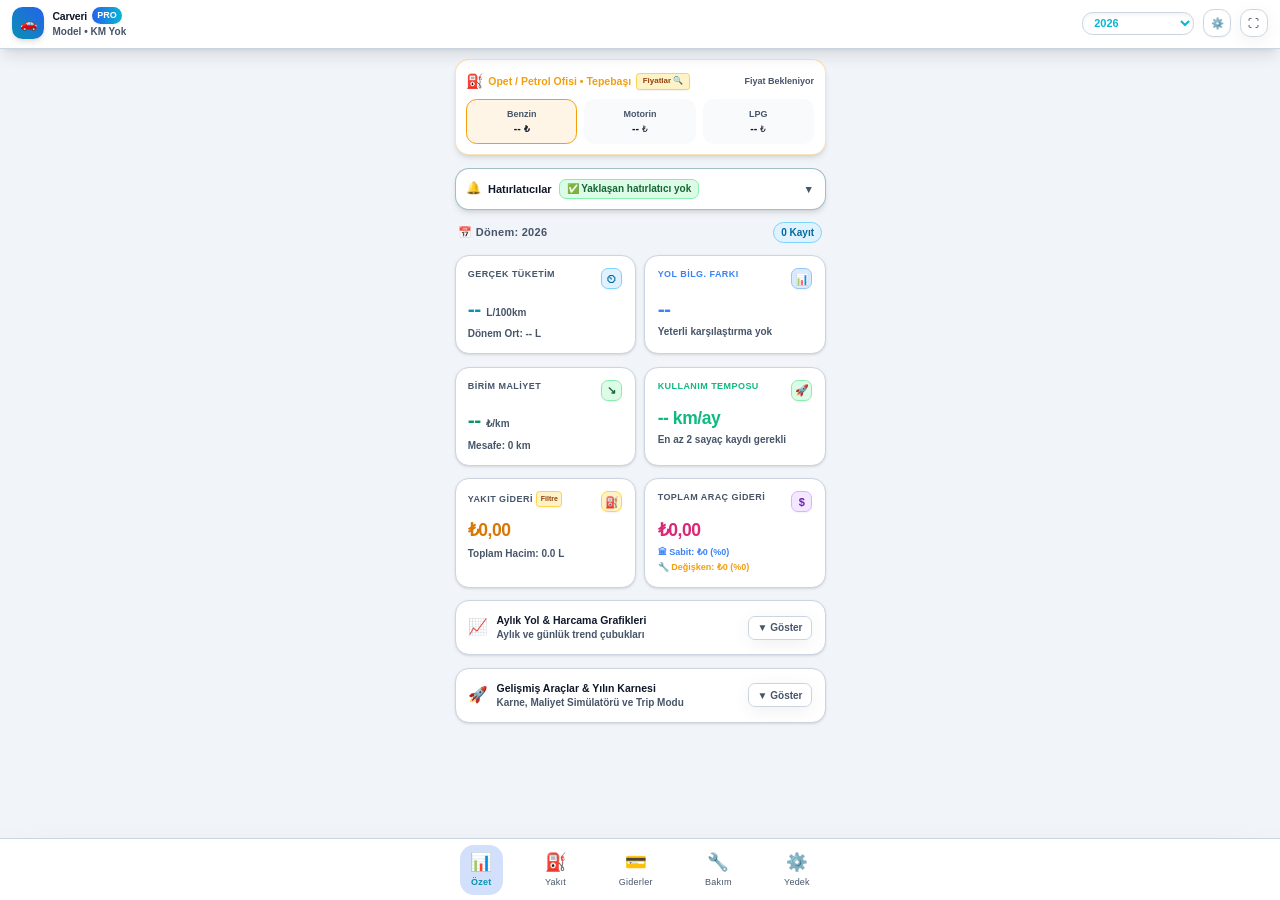
<file: index.html>
<!DOCTYPE html>
<html lang="tr">
<head>
  <meta charset="UTF-8" />
  <meta name="viewport" content="width=device-width, initial-scale=1.0, maximum-scale=1.0, user-scalable=no, viewport-fit=cover" />
  <title>Carveri Pro</title>
  
  <meta id="metaThemeColor" name="theme-color" content="#0b1329" />
  <meta name="mobile-web-app-capable" content="yes" />
  <meta name="apple-mobile-web-app-capable" content="yes" />
  <meta name="apple-mobile-web-app-status-bar-style" content="black-translucent" />

  <link rel="manifest" href="./manifest.json" />
  <link rel="apple-touch-icon" href="./iconc-192.png" />
  <link rel="apple-touch-icon" sizes="512x512" href="./iconc-512.png" />
  <script>
    (function() {
      const stored = localStorage.getItem("ototakip_promax_theme_pref") || "auto";
      let active = stored;
      if (stored === "auto") {
        active = (window.matchMedia && window.matchMedia('(prefers-color-scheme: dark)').matches) ? "midnight" : "light";
      }
      document.documentElement.setAttribute("data-theme", active);
    })();

    if ('serviceWorker' in navigator) {
      window.addEventListener('load', () => {
        navigator.serviceWorker.register('./sw.js').catch(() => {});
      });

      let refreshing = false;
      navigator.serviceWorker.addEventListener('controllerchange', () => {
        if (!refreshing) {
          refreshing = true;
          window.location.reload();
        }
      });
    }
  </script>

  <!-- PWA Çevrimdışı Çalışma Uyumlu Yerel Kütüphane Yolları -->
  <script src="./libs/tailwind.js"></script>
  <script src="./libs/chart.js"></script>
  <script src="./libs/jszip.min.js"></script>

  <!--<script src="https://cdn.tailwindcss.com"></script>
  <script src="https://cdn.jsdelivr.net/npm/chart.js"></script>
  <script src="https://cdnjs.cloudflare.com/ajax/libs/jszip/3.10.1/jszip.min.js"></script>
-->
  
  <style>
    :root {
      --sat: env(safe-area-inset-top, 0px);
      --sab: env(safe-area-inset-bottom, 0px);
    }
    html[data-theme="midnight"] {
      --bg-main: #0b1329;
      --bg-header: rgba(11, 19, 41, 0.95);
      --card-bg: #111c38;
      --card-border: #1e2c4f;
      --text-main: #f8fafc;
      --text-muted: #94a3b8;
      --sub-box-bg: rgba(30, 41, 59, 0.45);
      --sub-box-border: #1e293b;
      --input-bg: #0b1329;
      --nav-bg: rgba(11, 19, 41, 0.98);
      --chart-grid: #1e2c4f;
      --reminder-box: rgba(30, 41, 59, 0.5);
      --reminder-border: #334155;
      --warn-text: #fbbf24;
      --warn-bg: rgba(245, 158, 11, 0.15);
      --warn-border: rgba(245, 158, 11, 0.35);

      --badge-green-bg: rgba(6, 78, 59, 0.4);
      --badge-green-text: #34d399;
      --badge-green-border: rgba(16, 185, 129, 0.3);

      --badge-blue-bg: rgba(30, 58, 138, 0.4);
      --badge-blue-text: #60a5fa;
      --badge-blue-border: rgba(59, 130, 246, 0.3);

      --badge-cyan-bg: rgba(8, 51, 68, 0.5);
      --badge-cyan-text: #38bdf8;
      --badge-cyan-border: rgba(56, 189, 248, 0.3);

      --badge-purple-bg: rgba(88, 28, 135, 0.4);
      --badge-purple-text: #c084fc;
      --badge-purple-border: rgba(168, 85, 247, 0.3);

      --badge-amber-bg: rgba(120, 53, 15, 0.4);
      --badge-amber-text: #fbbf24;
      --badge-amber-border: rgba(245, 158, 11, 0.3);
    }
    html[data-theme="light"] {
      --bg-main: #f1f5f9;
      --bg-header: rgba(255, 255, 255, 0.98);
      --card-bg: #ffffff;
      --card-border: #cbd5e1;
      --text-main: #0f172a;
      --text-muted: #475569;
      --sub-box-bg: #f8fafc;
      --sub-box-border: #e2e8f0;
      --input-bg: #ffffff;
      --nav-bg: rgba(255, 255, 255, 0.98);
      --chart-grid: #cbd5e1;
      --reminder-box: #e2e8f0;
      --reminder-border: #cbd5e1;
      --warn-text: #9a3412;
      --warn-bg: #ffedd5;
      --warn-border: #fed7aa;

      --badge-green-bg: #dcfce7;
      --badge-green-text: #166534;
      --badge-green-border: #86efac;

      --badge-blue-bg: #dbeafe;
      --badge-blue-text: #1e40af;
      --badge-blue-border: #93c5fd;

      --badge-cyan-bg: #e0f2fe;
      --badge-cyan-text: #0369a1;
      --badge-cyan-border: #7dd3fc;

      --badge-purple-bg: #f3e8ff;
      --badge-purple-text: #6b21a8;
      --badge-purple-border: #d8b4fe;

      --badge-amber-bg: #fef3c7;
      --badge-amber-text: #92400e;
      --badge-amber-border: #fcd34d;
    }
    html[data-theme="oled"] {
      --bg-main: #000000;
      --bg-header: rgba(0, 0, 0, 0.95);
      --card-bg: #0a0a0a;
      --card-border: #222222;
      --text-main: #ffffff;
      --text-muted: #737373;
      --sub-box-bg: #141414;
      --sub-box-border: #262626;
      --input-bg: #000000;
      --nav-bg: rgba(0, 0, 0, 0.98);
      --chart-grid: #1c1c1c;
      --reminder-box: #141414;
      --reminder-border: #262626;
      --warn-text: #fbbf24;
      --warn-bg: rgba(245, 158, 11, 0.15);
      --warn-border: rgba(245, 158, 11, 0.35);

      --badge-green-bg: rgba(6, 78, 59, 0.4);
      --badge-green-text: #34d399;
      --badge-green-border: rgba(16, 185, 129, 0.3);

      --badge-blue-bg: rgba(30, 58, 138, 0.4);
      --badge-blue-text: #60a5fa;
      --badge-blue-border: rgba(59, 130, 246, 0.3);

      --badge-cyan-bg: rgba(8, 51, 68, 0.5);
      --badge-cyan-text: #38bdf8;
      --badge-cyan-border: rgba(56, 189, 248, 0.3);

      --badge-purple-bg: rgba(88, 28, 135, 0.4);
      --badge-purple-text: #c084fc;
      --badge-purple-border: rgba(168, 85, 247, 0.3);

      --badge-amber-bg: rgba(120, 53, 15, 0.4);
      --badge-amber-text: #fbbf24;
      --badge-amber-border: rgba(245, 158, 11, 0.3);
    }
    html { 
      background-color: var(--bg-main); 
      transition: background-color 0.25s ease, font-size 0.2s ease;
      font-size: 14px;
    }
    body {
      background-color: var(--bg-main);
      color: var(--text-main);
      font-family: -apple-system, BlinkMacSystemFont, "Segoe UI", Roboto, sans-serif;
      -webkit-tap-highlight-color: transparent;
      user-select: none;
      padding-top: var(--sat);
      padding-bottom: calc(5.5rem + var(--sab));
      overflow-x: hidden;
    }
    .hidden {
      display: none !important;
      pointer-events: none !important;
      opacity: 0 !important;
    }
    header {
      background-color: var(--bg-header) !important;
      border-color: var(--card-border) !important;
      padding-top: calc(0.5rem + var(--sat)) !important;
    }
    .custom-card { 
      background-color: var(--card-bg); 
      border: 1px solid var(--card-border); 
      box-shadow: 0 4px 20px -2px rgba(0, 0, 0, 0.08);
      border-radius: 1rem;
    }
    .theme-sub-box {
      background-color: var(--sub-box-bg);
      border: 1px solid var(--sub-box-border);
    }
    .theme-warn-box {
      background-color: var(--warn-bg);
      border: 1px solid var(--warn-border);
      color: var(--warn-text);
    }
    .custom-input { 
      background-color: var(--input-bg) !important; 
      border-color: var(--card-border) !important; 
      color: var(--text-main) !important; 
    }
    .custom-muted { color: var(--text-muted) !important; }
    
    .theme-badge-green { background-color: var(--badge-green-bg); color: var(--badge-green-text); border: 1px solid var(--badge-green-border); }
    .theme-badge-blue { background-color: var(--badge-blue-bg); color: var(--badge-blue-text); border: 1px solid var(--badge-blue-border); }
    .theme-badge-cyan { background-color: var(--badge-cyan-bg); color: var(--badge-cyan-text); border: 1px solid var(--badge-cyan-border); }
    .theme-badge-purple { background-color: var(--badge-purple-bg); color: var(--badge-purple-text); border: 1px solid var(--badge-purple-border); }
    .theme-badge-amber { background-color: var(--badge-amber-bg); color: var(--badge-amber-text); border: 1px solid var(--badge-amber-border); }

    nav { 
      background-color: var(--nav-bg) !important; 
      border-color: var(--card-border) !important; 
      z-index: 40 !important;
      position: fixed;
      bottom: 0;
      left: 0;
      width: 100%;
    }
    .modal-backdrop { z-index: 50 !important; }
    .history-scroll::-webkit-scrollbar { width: 4px; }
    .history-scroll::-webkit-scrollbar-thumb { background: #3b82f6; border-radius: 4px; }
    .no-scrollbar::-webkit-scrollbar { display: none; }
    .no-scrollbar { -ms-overflow-style: none; scrollbar-width: none; }
    @media print {
      body * { visibility: hidden; }
      #expertReportPrintArea, #expertReportPrintArea * { visibility: visible; }
      #expertReportPrintArea { position: absolute; left: 0; top: 0; width: 100%; color: black !important; background: white !important; }
    }
  </style>
</head>
<body class="min-h-screen">

  <header class="sticky top-0 z-30 backdrop-blur-xl border-b px-3.5 py-2.5 flex justify-between items-center shadow-lg">
    <div class="flex items-center gap-2.5 min-w-0">
      <div class="w-9 h-9 rounded-xl bg-gradient-to-tr from-cyan-600 to-blue-600 flex items-center justify-center text-white text-base shadow-md flex-shrink-0">🚗</div>
      <div class="min-w-0 truncate">
        <div class="flex items-center gap-1.5">
          <h1 id="headerCarName" class="text-xs font-black tracking-tight truncate">Carveri</h1>
          <span class="text-[9px] bg-gradient-to-r from-blue-600 to-cyan-500 text-white font-black px-1.5 py-0.5 rounded-full shadow-sm flex-shrink-0">PRO</span>
        </div>
        <p id="headerCarDesc" class="text-[10px] custom-muted font-semibold truncate">Kayıtlı Veri Yok</p>
      </div>
    </div>
    
    <div class="flex items-center gap-2.5 flex-shrink-0 ml-2">
      <select id="globalYearSelect" onchange="changeActiveYear(this.value)" class="text-[11px] font-extrabold py-1 px-2 rounded-xl custom-card border outline-none text-cyan-500 shadow-inner">
      </select>
      <button onclick="cycleTheme()" id="btnThemeToggle" title="Tema Değiştir" class="h-8 w-8 rounded-xl custom-card flex items-center justify-center text-xs shadow-sm hover:scale-105 transition-transform">
        <span id="themeIcon">⚙️</span>
      </button>
      <button onclick="toggleFullScreen()" title="Tam Ekran" class="w-8 h-8 rounded-xl custom-card flex items-center justify-center text-[11px] hover:scale-105 transition-transform">⛶</button>
    </div>
  </header>

  <main class="max-w-md mx-auto p-3 space-y-3.5 pb-20">

    <!-- 1. SEKME: ÖZET -->
    <div id="tabDashboard" class="space-y-3.5">
      <!-- CANLI AKARYAKIT FİYATLARI KARTI -->
      <div id="liveFuelPricesCard" onclick="openAllFuelPricesModal()" class="custom-card p-3 shadow-md border-amber-500/30 cursor-pointer hover:border-amber-500/60 transition-all active:scale-[0.99]">
        <div class="flex justify-between items-center mb-2">
          <div class="flex items-center gap-1.5">
            <span class="text-base">⛽</span>
            <span class="text-xs font-black text-amber-500">Opet / Petrol Ofisi • Tepebaşı</span>
            <span class="text-[8px] theme-badge-amber font-black px-1.5 py-0.5 rounded shadow-sm">Fiyatlar 🔍</span>
          </div>
          <span id="fuelPriceUpdateBadge" class="text-[9px] custom-muted font-bold">Yükleniyor...</span>
        </div>
		
        <div class="grid grid-cols-3 gap-2 text-center text-xs">
          <div id="boxPriceBenzin" class="p-2 rounded-xl theme-sub-box border border-transparent transition-all">
            <span class="text-[9px] custom-muted block font-bold">Benzin</span>
            <b id="valPriceBenzin" class="text-xs font-black">--</b> <span class="text-[9px]">₺</span>
          </div>
          <div id="boxPriceMotorin" class="p-2 rounded-xl theme-sub-box border border-transparent transition-all">
            <span class="text-[9px] custom-muted block font-bold">Motorin</span>
            <b id="valPriceMotorin" class="text-xs font-black">--</b> <span class="text-[9px]">₺</span>
          </div>
          <div id="boxPriceLpg" class="p-2 rounded-xl theme-sub-box border border-transparent transition-all">
            <span class="text-[9px] custom-muted block font-bold">LPG</span>
            <b id="valPriceLpg" class="text-xs font-black">--</b> <span class="text-[9px]">₺</span>
          </div>
        </div>
      </div>

      <!-- HATIRLATICILAR ŞERİDİ -->
      <div id="collapsibleReminderStrip" class="custom-card p-3 shadow-md cursor-pointer border-cyan-800/40" onclick="toggleSubReminderPanel()">
        <div class="flex justify-between items-center text-xs">
          <div class="flex items-center gap-2 truncate">
            <span class="text-cyan-500 text-sm animate-pulse">🔔</span>
            <span class="font-bold text-[11px]">Hatırlatıcılar</span>
            <span id="stripQuickBadge" class="text-[10px] theme-badge-green px-2 py-0.5 rounded-lg font-bold truncate">✅ Yaklaşan hatırlatıcı yok</span>
          </div>
          <span id="stripToggleIcon" class="text-xs custom-muted font-bold ml-2">▼</span>
        </div>
        <div id="subReminderDetails" class="grid grid-cols-2 gap-2 text-[11px] pt-2.5 mt-2 border-t border-slate-700/40 hidden"></div>
      </div>

      <!-- AKTİF ROTA BANNERI (Varsa) -->
      <div id="activeRouteBanner" class="custom-card p-3 shadow border-cyan-500/50 hidden">
        <div class="flex justify-between items-start">
          <div>
            <div class="flex items-center gap-1.5">
              <span class="text-xs font-black text-cyan-500">🧭 AKTİF ROTA:</span>
              <span id="arName" class="text-xs font-black">Tatil Rotası</span>
            </div>
            <p id="arDetails" class="text-[10px] custom-muted font-semibold mt-1">Mesafe: 0 km • Saf Ort: -- L/100km</p>
          </div>
          <button onclick="finishRoutePrompt()" class="bg-rose-600 hover:bg-rose-500 text-white text-[10px] font-black px-2.5 py-1 rounded-lg shadow">Rotayı Bitir</button>
        </div>
      </div>

      <!-- TAMAMLANAN ROTALAR GEÇMİŞİ -->
      <div id="completedRoutesCard" class="custom-card p-3.5 shadow space-y-2.5 hidden">
        <div class="flex justify-between items-center border-b border-slate-700/40 pb-2">
          <div class="flex items-center gap-2">
            <span class="text-base">🧭</span>
            <h4 class="text-xs font-black text-cyan-600 dark:text-cyan-400">Tamamlanan Rota Geçmişi</h4>
          </div>
          <span id="routeCountBadge" class="text-[9px] font-bold theme-badge-cyan px-2 py-0.5 rounded-full">0 Rota</span>
        </div>
        <div id="completedRoutesList" class="space-y-2 text-xs"></div>
      </div>

      <!-- DÖNEM & KAYIT BİLGİ ŞERİDİ -->
      <div class="flex justify-between items-center px-1">
        <span class="text-[11px] font-bold custom-muted tracking-wide flex items-center gap-1">
          <span>📅</span> <span id="dashPeriodTitle">Dönem: --</span>
        </span>
        <span id="dashTotalEntries" class="text-[10px] font-extrabold theme-badge-cyan px-2 py-0.5 rounded-full">0 Kayıt</span>
      </div>

      <!-- 【 BÖLÜM 1: TÜKETİM & VERİMLİLİK 】 -->
      <div class="grid grid-cols-2 gap-2.5">
        <!-- Gerçek Tüketim -->
        <div class="custom-card p-3.5 shadow relative overflow-hidden group hover:border-cyan-500/50 transition-colors">
          <div class="flex justify-between items-start">
            <span class="text-[9px] font-extrabold custom-muted uppercase tracking-wider">GERÇEK TÜKETİM</span>
            <span class="w-6 h-6 rounded-lg theme-badge-cyan flex items-center justify-center text-[11px] shadow-sm font-bold">⏲</span>
          </div>
          <div class="mt-1.5">
            <span id="statLatestCons" class="text-2xl font-black text-cyan-600 dark:text-cyan-400 tracking-tight">--</span>
            <span class="text-[10px] font-bold custom-muted ml-0.5">L/100km</span>
          </div>
          <p id="statAvgCons" class="text-[10px] custom-muted mt-1 font-semibold">Dönem Ort: -- L</p>
        </div>

        <!-- Yol Bilgisayarı Sapma -->
        <div class="custom-card p-3.5 shadow relative overflow-hidden group hover:border-blue-500/50 transition-colors">
          <div class="flex justify-between items-start">
            <span class="text-[9px] font-extrabold text-blue-500 uppercase tracking-wider">YOL BİLG. FARKI</span>
            <span class="w-6 h-6 rounded-lg theme-badge-blue flex items-center justify-center text-[11px] shadow-sm font-bold">📊</span>
          </div>
          <div class="mt-1.5">
            <span id="statDashBiasVal" class="text-2xl font-black text-blue-500 dark:text-blue-400 tracking-tight">--</span>
          </div>
          <p id="statDashBiasDesc" class="text-[10px] custom-muted mt-1 font-semibold leading-tight">Yol bilgisayarı sapması</p>
        </div>
      </div>

      <!-- 【 BÖLÜM 2: MALİYET & KULLANIM TEMPOSU 】 -->
      <div class="grid grid-cols-2 gap-2.5">
        <!-- Birim Maliyet -->
        <div class="custom-card p-3.5 shadow relative overflow-hidden group hover:border-emerald-500/50 transition-colors">
          <div class="flex justify-between items-start">
            <span class="text-[9px] font-extrabold custom-muted uppercase tracking-wider">BİRİM MALİYET</span>
            <span class="w-6 h-6 rounded-lg theme-badge-green flex items-center justify-center text-[11px] shadow-sm font-bold">↘</span>
          </div>
          <div class="mt-1.5">
            <span id="statCostPerKm" class="text-2xl font-black text-emerald-600 dark:text-emerald-400 tracking-tight">--</span>
            <span class="text-[10px] font-bold custom-muted ml-0.5">₺/km</span>
          </div>
          <p id="statTotalDistance" class="text-[10px] custom-muted mt-1 font-semibold">Mesafe: 0 km</p>
        </div>

        <!-- Kullanım Temposu -->
        <div class="custom-card p-3.5 shadow relative overflow-hidden group hover:border-emerald-500/50 transition-colors">
          <div class="flex justify-between items-start">
            <span class="text-[9px] font-extrabold text-emerald-500 uppercase tracking-wider">KULLANIM TEMPOSU</span>
            <span class="w-6 h-6 rounded-lg theme-badge-green flex items-center justify-center text-[11px] shadow-sm font-bold">🚀</span>
          </div>
          <div class="mt-1.5">
            <span id="statUsagePaceVal" class="text-xl font-black text-emerald-500 dark:text-emerald-400 tracking-tight">-- km/ay</span>
          </div>
          <p id="statUsageProjDesc" class="text-[10px] custom-muted mt-1 font-semibold leading-tight">Yıl sonu projeksiyonu</p>
        </div>
      </div>

      <!-- 【 BÖLÜM 3: FİNANS & CÜZDAN (BİRLEŞTİRİLMİŞ) 】 -->
      <div class="grid grid-cols-2 gap-2.5">
        <!-- Yakıt Gideri -->
        <div onclick="openCustomFuelFilterModal()" class="custom-card p-3.5 shadow relative overflow-hidden group hover:border-amber-500/50 transition-all cursor-pointer">
          <div class="flex justify-between items-start">
            <div class="flex items-center gap-1">
              <span class="text-[9px] font-extrabold custom-muted uppercase tracking-wider">YAKIT GİDERİ</span>
              <span class="text-[7px] theme-badge-amber font-black px-1 py-0.5 rounded shadow-sm">Filtre</span>
            </div>
            <span class="w-6 h-6 rounded-lg theme-badge-amber flex items-center justify-center text-[11px] shadow-sm font-bold">⛽</span>
          </div>
          <div class="mt-1.5">
            <span id="statFuelExpense" class="text-xl font-black text-amber-600 dark:text-amber-400 tracking-tight">₺0</span>
          </div>
          <p id="statFuelVolume" class="text-[10px] custom-muted mt-1 font-semibold">Toplam Hacim: 0.0 L</p>
        </div>

        <!-- Toplam Araç Gideri (Sabit ve Değişken Alt Detaylı) -->
        <div class="custom-card p-3.5 shadow relative overflow-hidden group hover:border-pink-500/50 transition-colors">
          <div class="flex justify-between items-start">
            <span class="text-[9px] font-extrabold custom-muted uppercase tracking-wider">TOPLAM ARAÇ GİDERİ</span>
            <span class="w-6 h-6 rounded-lg theme-badge-purple flex items-center justify-center text-[11px] shadow-sm font-bold">$</span>
          </div>
          <div class="mt-1.5">
            <span id="statTotalOwnership" class="text-xl font-black text-pink-600 dark:text-pink-400 tracking-tight">₺0</span>
          </div>
          <div class="mt-1 space-y-0.5 text-[9px] font-semibold">
            <div id="statFixedBreakdown" class="text-blue-500 truncate">🏛 Sabit: ₺0 (%0)</div>
            <div id="statVariableBreakdown" class="text-amber-500 truncate">🔧 Değişken: ₺0 (%0)</div>
          </div>
        </div>
      </div>

      <!-- 【 BÖLÜM 4: ALT AKORDİYONLAR (BAĞIMSIZ KARTLAR) 】 -->
      
      <!-- 1. Akordiyon: Aylık Grafikler -->
      <div class="custom-card overflow-hidden shadow">
        <button onclick="toggleChartsAccordion()" class="w-full p-3.5 flex justify-between items-center text-left hover:bg-slate-800/10 transition-all">
          <div class="flex items-center gap-2.5">
            <span class="text-lg text-cyan-500">📈</span>
            <div>
              <h4 class="text-xs font-black">Aylık Yol & Harcama Grafikleri</h4>
              <p class="text-[10px] custom-muted font-semibold">Aylık ve günlük trend çubukları</p>
            </div>
          </div>
          <span id="chartAccordionIcon" class="text-[10px] custom-muted font-bold px-2.5 py-1 rounded-lg custom-card border">▼ Göster</span>
        </button>

        <div id="chartsAccordionBody" class="hidden p-3.5 pt-0 space-y-3.5 border-t border-slate-700/40">
          <div onclick="openLandscapeChart('km')" class="custom-card p-3.5 shadow transition-all mt-3.5 cursor-pointer hover:border-blue-500/50">
            <div class="flex justify-between items-start mb-2">
              <div>
                <h4 class="text-xs font-black flex items-center gap-1.5"><span class="text-blue-500">📈</span> Aylık Yol Analizi <span class="text-[10px] text-blue-400 font-normal">⛶ Büyüt</span></h4>
                <p id="kmDiffSummary" class="text-[10px] text-cyan-500 mt-0.5 font-bold">Aylık/günlük detay için tıklayın</p>
              </div>
              <span class="text-[9px] font-bold px-2 py-0.5 rounded-md theme-badge-blue">KM Bar</span>
            </div>
            <div class="h-36 w-full pointer-events-none"><canvas id="monthlyKmCanvas"></canvas></div>
          </div>

          <div onclick="openLandscapeChart('fuel')" class="custom-card p-3.5 shadow cursor-pointer hover:border-amber-500/50 transition-all">
            <div class="flex justify-between items-start mb-2">
              <div>
                <h4 class="text-xs font-black flex items-center gap-1.5" id="fuelChartTitleHeader"><span class="text-amber-500">⛽</span> Aylık Yakıt Trendi (₺ Tutar) <span class="text-[10px] text-amber-400 font-normal">⛶ Büyüt</span></h4>
                <p class="text-[10px] custom-muted mt-0.5 font-medium">Tutar / Litre modu</p>
              </div>
              <div class="flex items-center gap-1" onclick="event.stopPropagation()">
                <button onclick="toggleFuelChartMode('tl')" id="chartModeBtnTl" class="text-[9px] font-bold px-2.5 py-1 rounded-md bg-amber-600 text-white shadow">₺ Tutar</button>
                <button onclick="toggleFuelChartMode('lit')" id="chartModeBtnLit" class="text-[9px] font-bold px-2.5 py-1 rounded-md custom-card custom-muted">⛽ Litre</button>
              </div>
            </div>
            <div class="h-36 w-full pointer-events-none"><canvas id="monthlyFuelCanvas"></canvas></div>
          </div>

          <div onclick="openLandscapeChart('price')" class="custom-card p-3.5 shadow cursor-pointer hover:border-cyan-500/50 transition-all">
            <div class="flex justify-between items-start mb-2">
              <div>
                <h4 class="text-xs font-black flex items-center gap-1.5"><span class="text-cyan-500">📊</span> Pompa Litre Fiyat Trendi (₺ / L) <span class="text-[10px] text-cyan-400 font-normal">⛶ Büyüt</span></h4>
                <p class="text-[10px] custom-muted mt-0.5 font-medium">Zaman sırasına göre fiyat eğrisi</p>
              </div>
              <span class="text-[9px] font-bold px-2 py-0.5 rounded-md theme-badge-cyan">Birim</span>
            </div>
            <div class="h-32 w-full pointer-events-none"><canvas id="priceTrendCanvas"></canvas></div>
          </div>
        </div>
      </div>

      <!-- 2. Akordiyon: Gelişmiş Araçlar & Yılın Karnesi -->
      <div class="custom-card overflow-hidden shadow">
        <button onclick="toggleAdvToolsAccordion()" class="w-full p-3.5 flex justify-between items-center text-left hover:bg-slate-800/10 transition-all">
          <div class="flex items-center gap-2.5">
            <span class="text-lg text-emerald-500">🚀</span>
            <div>
              <h4 class="text-xs font-black">Gelişmiş Araçlar & Yılın Karnesi</h4>
              <p class="text-[10px] custom-muted font-semibold">Karne, Maliyet Simülatörü ve Trip Modu</p>
            </div>
          </div>
          <span id="advToolsAccordionIcon" class="text-[10px] custom-muted font-bold px-2.5 py-1 rounded-lg custom-card border">▼ Göster</span>
        </button>

        <div id="advToolsAccordionBody" class="hidden p-3.5 pt-3 space-y-3 border-t border-slate-700/40">
          <!-- YILIN EN VERİMLİ / EN MASRAFLI AYI SKOR KARTI -->
          <div id="annualScoreCard" class="grid grid-cols-2 gap-2 text-xs">
            <div class="p-2.5 rounded-xl theme-sub-box border border-emerald-500/30">
              <span class="text-[9px] text-emerald-500 font-black block uppercase">🏆 En Ekonomik Ay</span>
              <b id="bestMonthScore" class="text-xs font-black text-emerald-400 mt-0.5 block">--</b>
              <span id="bestMonthDetail" class="text-[9px] custom-muted font-bold">Hesaplanıyor...</span>
            </div>
            <div class="p-2.5 rounded-xl theme-sub-box border border-rose-500/30">
              <span class="text-[9px] text-rose-500 font-black block uppercase">⚠️ En Yüksek Harcama</span>
              <b id="highestMonthScore" class="text-xs font-black text-rose-400 mt-0.5 block">--</b>
              <span id="highestMonthDetail" class="text-[9px] custom-muted font-bold">Hesaplanıyor...</span>
            </div>
          </div>

          <!-- SEYAHAT & ROTA MALİYET SİMÜLATÖRÜ -->
          <div class="p-3 rounded-xl theme-sub-box border border-cyan-500/30 space-y-2">
            <div class="flex justify-between items-center">
              <div class="flex items-center gap-1.5">
                <span class="text-base">🧭</span>
                <h4 class="text-xs font-black text-cyan-600 dark:text-cyan-400">Seyahat Maliyet Simülatörü</h4>
              </div>
              <span class="text-[9px] theme-badge-cyan font-black px-2 py-0.5 rounded">Hızlı Hesap</span>
            </div>
            <div class="flex gap-2 items-center">
              <input type="number" id="simDistanceInput" oninput="calculateTripEstimateLive()" placeholder="Gidilecek Mesafe (km)" class="flex-1 custom-input border p-2 rounded-xl text-xs font-black outline-none shadow-inner" />
              <button onclick="calculateTripEstimateLive()" class="px-3 py-2 bg-blue-600 hover:bg-blue-500 text-white rounded-xl text-xs font-black shadow">Hesapla</button>
            </div>
            <div id="simResultBox" class="p-2.5 rounded-xl theme-sub-box border border-cyan-500/20 text-xs hidden flex justify-between items-center">
              <div>
                <span class="text-[9px] custom-muted block font-semibold">Tahmini Tüketim:</span>
                <b id="simFuelLit" class="text-xs font-black text-cyan-400">0.0 L</b>
              </div>
              <div class="text-right">
                <span class="text-[9px] custom-muted block font-semibold">Tahmini Yakıt Tutarı:</span>
                <b id="simFuelCost" class="text-sm font-black text-emerald-400">₺0</b>
              </div>
            </div>
          </div>

          <!-- CARVERI TRIP / GPS MODU KÖPRÜSÜ -->
          <div class="p-3 rounded-xl theme-sub-box border border-cyan-500/40 flex justify-between items-center bg-gradient-to-r from-cyan-950/20 to-blue-950/10">
            <div class="flex items-center gap-2.5">
              <span class="text-xl">🧭</span>
              <div>
                <h4 class="text-xs font-black text-cyan-600 dark:text-cyan-400">Canlı Yol & GPS Takometre</h4>
                <p class="text-[10px] custom-muted font-medium">Hız, trip mesafesi ve anlık TL harcama sayacı</p>
              </div>
            </div>
            <a href="./trip/index.html" class="px-3 py-1.5 bg-cyan-600 hover:bg-cyan-500 text-white text-[11px] font-black rounded-xl shadow whitespace-nowrap transition-transform active:scale-95 flex items-center gap-1">
              <span>Aç</span> <span>▶</span>
            </a>
          </div>
        </div>
      </div>
    </div>

    <!-- 2. SEKME: YAKIT -->
    <div id="tabFuel" class="space-y-3 hidden">
      
      <!-- KOKPİT MENZİL & DEPO KARTI (TEMA UYUMLU) -->
      <div id="fuelRangeBanner" class="custom-card p-4 shadow-md border-cyan-500/30 relative overflow-hidden bg-gradient-to-br from-blue-900/10 to-cyan-900/5 dark:from-slate-900/90 dark:to-slate-900/40">
        <div class="flex justify-between items-end mb-2.5">
          <div>
            <span class="text-[9px] font-black uppercase tracking-wider text-cyan-600 dark:text-cyan-400 block">Kalan Tahmini Menzil</span>
            <div class="flex items-baseline gap-1 mt-0.5">
              <span id="fuelRangeMainKm" class="text-3xl font-black text-cyan-600 dark:text-cyan-400 tracking-tight">--</span>
              <span class="text-xs font-bold text-cyan-600 dark:text-cyan-500">KM</span>
            </div>
            <span id="fuelRangeText" class="text-[9px] custom-muted block font-medium mt-0.5">Tüketim bekleniyor</span>
          <span id="fuelRangeDaysEstimate" class="text-[10px] text-amber-500 block font-bold mt-1">Hesaplanıyor...</span>
          </div>
          
          <div class="text-right">
            <span class="text-[9px] font-black uppercase tracking-wider custom-muted block">Depodaki Yakıt</span>
            <div class="flex items-baseline justify-end gap-1 mt-0.5">
              <span id="fuelBarsPercent" class="text-xl font-black text-emerald-600 dark:text-emerald-400">--%</span>
              <span id="fuelBarsLiters" class="text-[10px] custom-muted font-semibold">(-- L)</span>
            </div>
          </div>
        </div>

        <!-- İnce Segmentli / Kademeli Yakıt Çubuğu -->
        <div class="w-full bg-slate-200 dark:bg-slate-800/80 h-2 rounded-full overflow-hidden p-0.5 border border-slate-300 dark:border-slate-700/50 mb-3">
          <div id="fuelProgressBar" class="bg-gradient-to-r from-emerald-500 via-cyan-500 to-blue-500 h-full rounded-full transition-all duration-500" style="width: 0%;"></div>
        </div>

        <!-- Alt Bilgi Şeridi -->
        <div class="pt-2.5 border-t border-slate-200 dark:border-slate-700/40 flex justify-between items-center text-[10px]">
          <div class="flex items-center gap-1.5">
            <span class="text-amber-600 dark:text-amber-500 font-bold">⛽ Depo Fulleme:</span>
            <span id="fullTankCostEstimate" class="font-black text-slate-800 dark:text-white">Hesaplanıyor...</span>
          </div>
          <div class="custom-muted font-semibold">
            Son Full: <span id="lastFuelDiffInfo" class="text-cyan-600 dark:text-cyan-400 font-bold">--</span>
          </div>
        </div>
      </div>

      <div class="flex justify-between items-center mb-1">
        <div>
          <h3 class="text-xs font-black">Yakıt & Kilometre Kayıtları</h3>
          <p id="fuelPeriodIndicator" class="text-[10px] text-cyan-600 dark:text-cyan-400 font-semibold"></p>
        </div>
        <div class="flex items-center gap-2">
          <button onclick="openOdoModal()" class="bg-indigo-600 hover:bg-indigo-500 text-white text-[11px] font-black px-2.5 py-1.5 rounded-xl flex items-center gap-1 shadow-md">
            <span>📍</span> Sadece KM
          </button>
          <button onclick="openFuelModal()" class="bg-blue-600 hover:bg-blue-500 text-white text-[11px] font-black px-3 py-1.5 rounded-xl flex items-center gap-1 shadow-md">
            <span>+</span> Yakıt Ekle
          </button>
        </div>
      </div>

      <div class="relative">
        <input type="text" id="fuelSearchInput" oninput="renderFuelCards(getFilteredCombinedLogs())" placeholder="İstasyon, şube, kart veya tarih ara..." class="w-full text-xs p-2.5 rounded-xl custom-input border outline-none pl-8 pr-8 font-medium shadow-inner" />
        <span class="absolute left-2.5 top-3 text-xs custom-muted">🔍</span>
        <button onclick="clearFuelSearch()" id="fuelClearBtn" class="absolute right-2.5 top-2.5 text-xs custom-muted hover:text-cyan-500 hidden font-bold">✕</button>
      </div>

      <!-- KAPSÜL TİPİ SEGMENTED FİLTRE ÇUBUĞU (TEMA UYUMLU) -->
      <div class="p-1 rounded-2xl theme-sub-box border border-slate-300 dark:border-slate-800 flex gap-1 text-[10px] font-bold">
        <button onclick="setFuelViewFilter('all')" id="fuelViewFilter_all" class="flex-1 py-1.5 rounded-xl bg-blue-600 text-white shadow font-black transition-all">Tümü</button>
        <button onclick="setFuelViewFilter('fuel')" id="fuelViewFilter_fuel" class="flex-1 py-1.5 rounded-xl custom-muted hover:text-blue-600 dark:hover:text-white transition-all">⛽ Sadece Yakıtlar</button>
        <button onclick="setFuelViewFilter('odo')" id="fuelViewFilter_odo" class="flex-1 py-1.5 rounded-xl custom-muted hover:text-blue-600 dark:hover:text-white transition-all">📍 Sadece KM</button>
      </div>

      <div id="fuelCardsList" class="space-y-2.5"></div>
    </div>

    <!-- 3. SEKME: GİDERLER -->
    <div id="tabExpenses" class="space-y-3 hidden">
      <div class="flex justify-between items-center mb-1">
        <div>
          <h3 class="text-xs font-black">Bakım, Sigorta & Harcamalar</h3>
          <p class="text-[10px] text-cyan-600 dark:text-cyan-400 font-semibold">Tüm Sabit ve Değişken Giderler</p>
        </div>
        <button onclick="openExpenseModal()" class="bg-emerald-600 hover:bg-emerald-500 text-white text-[11px] font-black px-3 py-1.5 rounded-xl flex items-center gap-1 shadow-md">
          <span>+</span> Gider Ekle
        </button>
      </div>

      <div class="custom-card overflow-hidden shadow border-purple-900/40">
        <button onclick="toggleCardAccordion()" class="w-full p-3 flex justify-between items-center text-left hover:bg-slate-800/10 transition-all">
          <div class="flex items-center gap-2.5">
            <span class="text-lg text-purple-400">💳</span>
            <div>
              <h4 class="text-xs font-black">Kart & Kampanya Yönetimi</h4>
              <p id="cardAccordionSubText" class="text-[10px] custom-muted font-medium">Harcama ve bonus dökümü</p>
            </div>
          </div>
          <span id="cardAccordionIcon" class="text-[10px] custom-muted font-bold px-2.5 py-1 rounded-lg custom-card border">▼ Göster</span>
        </button>

        <div id="cardAccordionBody" class="hidden p-3.5 pt-1 space-y-3 border-t border-slate-700/40">
          <div id="paymentBreakdownContainer" class="grid grid-cols-2 gap-2.5 text-[10px]"></div>

          <div class="pt-2 border-t border-slate-700/40 flex gap-2">
            <input type="text" id="newPaymentMethodInput" placeholder="örn: Maximum, Bonus..." class="flex-1 text-[11px] custom-input border p-2 rounded-xl outline-none font-medium" />
            <button onclick="addNewCustomCard()" class="px-3 py-2 bg-purple-600 hover:bg-purple-500 text-white font-black text-[11px] rounded-xl shadow whitespace-nowrap">+ Kart Ekle</button>
          </div>
        </div>
      </div>

      <div class="relative">
        <input type="text" id="expenseSearchInput" oninput="renderExpenseCards()" placeholder="Kategori, açıklama veya kart ara..." class="w-full text-xs p-2.5 rounded-xl custom-input border outline-none pl-8 font-medium shadow-inner" />
        <span class="absolute left-2.5 top-3 text-xs custom-muted">🔍</span>
      </div>

      <div class="flex gap-1.5 overflow-x-auto no-scrollbar py-1 text-[10px] font-black">
        <button onclick="filterExpenseCategory('all')" id="expChip_all" class="px-3 py-1.5 rounded-full bg-blue-600 text-white whitespace-nowrap shadow-md">Tümü</button>
        <button onclick="filterExpenseCategory('Periyodik Bakım')" id="expChip_Periyodik Bakım" class="px-3 py-1.5 rounded-full custom-card whitespace-nowrap custom-muted hover:text-white">🛠️ Bakım</button>
        <button onclick="filterExpenseCategory('Sigorta')" id="expChip_Sigorta" class="px-3 py-1.5 rounded-full custom-card whitespace-nowrap custom-muted hover:text-white">🛡️ Kasko/Sigorta</button>
        <button onclick="filterExpenseCategory('MTV')" id="expChip_MTV" class="px-3 py-1.5 rounded-full custom-card whitespace-nowrap custom-muted hover:text-white">🏛️ MTV</button>
        <button onclick="filterExpenseCategory('Lastik')" id="expChip_Lastik" class="px-3 py-1.5 rounded-full custom-card whitespace-nowrap custom-muted hover:text-white">🛞 Lastik</button>
        <button onclick="filterExpenseCategory('TÜVTÜRK Muayene')" id="expChip_TÜVTÜRK Muayene" class="px-3 py-1.5 rounded-full custom-card whitespace-nowrap custom-muted hover:text-white">🔍 Muayene</button>
      </div>

      <div id="expenseCardsList" class="space-y-2.5"></div>
    </div>

    <!-- 4. SEKME: BAKIM & LASTİK -->
    <div id="tabTires" class="space-y-3.5 hidden">
      <div class="custom-card p-3.5 shadow">
        <!-- İnceleme Sekmeleri -->
        <div class="flex gap-1.5 p-1 bg-slate-800/10 rounded-xl mb-3">
          <button type="button" onclick="switchTireSeason('summer')" id="btnTireSummer" class="flex-1 py-2 text-[11px] font-black rounded-lg transition-all theme-badge-amber shadow-sm">☀ Yazlık Set</button>
          <button type="button" onclick="switchTireSeason('winter')" id="btnTireWinter" class="flex-1 py-2 text-[11px] font-black rounded-lg transition-all custom-muted hover:text-white">❄️ Kışlık Set</button>
        </div>

        <!-- Başlık ve Durum Rozeti -->
        <div class="flex justify-between items-center mb-2.5">
          <div>
            <h4 id="tireSetTitle" class="text-xs font-black flex items-center gap-1.5"><span>☀</span> Yazlık Lastik Seti (4 Tekerlek)</h4>
            <div id="tireSeasonStatusBadge" class="text-[10px] font-black mt-0.5"></div>
          </div>
          <button type="button" onclick="openTireMountModal()" id="btnMakeActiveSet" class="text-[10px] font-black px-2.5 py-1.5 rounded-xl bg-blue-600 hover:bg-blue-500 text-white shadow-md transition-all active:scale-95">Seti Tak / Değiştir</button>
        </div>

        <div class="p-3 theme-sub-box rounded-xl mb-3 space-y-1.5 text-[11px]">
          <div class="flex justify-between"><span class="custom-muted font-semibold">Takılma Zamanı:</span><span id="tireMountedDate" class="font-bold">--</span></div>
          <div class="flex justify-between"><span class="custom-muted font-semibold">Takıldığı KM:</span><span id="tireMountedKm" class="font-bold">--</span></div>
          <div class="flex justify-between"><span class="custom-muted font-semibold">Bu Sezon Yapılan Yol:</span><span id="tireSeasonDistance" class="font-black text-cyan-600 dark:text-cyan-400">0 km</span></div>
          <div id="tireRotationAlert" class="p-2 rounded-lg theme-warn-box text-[10px] font-black pt-1.5 mt-1 hidden">
            ⚠️ Rotasyon Uyarısı: Ön-arka lastikleri yer değiştirme zamanı yaklaştı (+10.000 km).
          </div>
        </div>

        <div class="relative max-w-[260px] mx-auto py-2">
          <div class="w-32 h-52 mx-auto rounded-2xl border border-dashed border-slate-700/60 flex flex-col items-center justify-between py-3 theme-sub-box">
            <span class="text-[9px] custom-muted font-black tracking-widest uppercase">ÖN KAPUT</span>
            <span class="text-2xl opacity-40">🚙</span>
            <span class="text-[9px] custom-muted font-black tracking-widest uppercase">BAGAJ</span>
          </div>

          <div onclick="openTireActionModal('sol_on')" class="absolute top-2 left-0 w-24 custom-card p-2 rounded-xl text-center cursor-pointer shadow-md hover:border-cyan-500 transition-all">
            <div class="text-[9px] font-black text-blue-600 dark:text-blue-400">SOL ÖN</div>
            <div id="stat_sol_on_status" class="text-[10px] font-bold text-emerald-600 dark:text-emerald-400 mt-0.5 truncate">Sorunsuz</div>
          </div>
          <div onclick="openTireActionModal('sag_on')" class="absolute top-2 right-0 w-24 custom-card p-2 rounded-xl text-center cursor-pointer shadow-md hover:border-cyan-500 transition-all">
            <div class="text-[9px] font-black text-blue-600 dark:text-blue-400">SAĞ ÖN</div>
            <div id="stat_sag_on_status" class="text-[10px] font-bold text-emerald-600 dark:text-emerald-400 mt-0.5 truncate">Sorunsuz</div>
          </div>
          <div onclick="openTireActionModal('sol_arka')" class="absolute bottom-2 left-0 w-24 custom-card p-2 rounded-xl text-center cursor-pointer shadow-md hover:border-cyan-500 transition-all">
            <div class="text-[9px] font-black text-blue-600 dark:text-blue-400">SOL ARKA</div>
            <div id="stat_sol_arka_status" class="text-[10px] font-bold text-emerald-600 dark:text-emerald-400 mt-0.5 truncate">Sorunsuz</div>
          </div>
          <div onclick="openTireActionModal('sag_arka')" class="absolute bottom-2 right-0 w-24 custom-card p-2 rounded-xl text-center cursor-pointer shadow-md hover:border-cyan-500 transition-all">
            <div class="text-[9px] font-black text-blue-600 dark:text-blue-400">SAĞ ARKA</div>
            <div id="stat_sag_arka_status" class="text-[10px] font-bold text-emerald-600 dark:text-emerald-400 mt-0.5 truncate">Sorunsuz</div>
          </div>
        </div>
      </div>

      <div class="custom-card p-3.5 shadow space-y-2.5">
        <div class="flex justify-between items-center border-b border-slate-700/40 pb-2">
          <h4 class="text-xs font-black flex items-center gap-1.5 text-cyan-600 dark:text-cyan-400"><span>🔧</span> Parça & Değişenler</h4>
          <button onclick="openExpenseModal()" class="text-[10px] font-black px-2.5 py-1 bg-emerald-600 text-white rounded-lg shadow">+ Parça Ekle</button>
        </div>
        <div id="maintenancePartsList" class="space-y-2 text-xs"></div>
      </div>
    </div>

    <!-- 5. SEKME: YEDEK, NOTLAR & AYARLAR -->
    <div id="tabBackup" class="space-y-3.5 hidden">
      <div class="custom-card overflow-hidden shadow">
        <button onclick="toggleProfileAccordion()" class="w-full p-3.5 flex justify-between items-center text-left hover:bg-slate-800/10 transition-all">
          <div class="flex items-center gap-2.5">
            <span class="text-lg text-blue-500">🚙</span>
            <div>
              <h4 class="text-xs font-black">Araç Profil & Depo Ayarları</h4>
              <p id="profileAccordionSubText" class="text-[10px] custom-muted font-semibold">Model ve depo kapasitesi</p>
            </div>
          </div>
          <span id="profileAccordionIcon" class="text-[10px] custom-muted font-bold px-2.5 py-1 rounded-lg custom-card border">▼ Düzenle</span>
        </button>

        <div id="profileAccordionBody" class="hidden p-4 pt-0 space-y-3 border-t border-slate-700/40">
          <div class="space-y-2.5 text-xs pt-2">
            <div>
              <label class="custom-muted text-[11px] font-semibold">Araç Adı</label>
              <input type="text" id="cfgCarName" placeholder="Aracım" class="w-full mt-1 custom-input border p-2.5 rounded-xl outline-none text-xs font-medium" />
            </div>
            <div>
              <label class="custom-muted text-[11px] font-semibold">Model / Açıklama</label>
              <input type="text" id="cfgCarDesc" placeholder="örn: 1.0 TCe" class="w-full mt-1 custom-input border p-2.5 rounded-xl outline-none text-xs font-medium" />
            </div>
            <div>
              <label class="custom-muted text-[11px] font-semibold">Ana Yakıt Türü</label>
              <select id="cfgFuelType" class="w-full mt-1 custom-input border p-2.5 rounded-xl outline-none text-xs font-bold">
                <option value="benzin">Benzin</option>
                <option value="motorin">Motorin (Dizel)</option>
              </select>
            </div>
            <div class="grid grid-cols-2 gap-2.5 pt-1 border-t border-slate-700/30">
              <div>
                <label class="custom-muted text-[11px] font-semibold">Depo Kapasitesi (Litre)</label>
                <input type="number" id="cfgFuelTank" placeholder="50" class="w-full mt-1 custom-input border p-2.5 rounded-xl outline-none text-xs font-black text-cyan-600 dark:text-cyan-400" />
              </div>
              <div class="flex items-center gap-2 pt-5">
                <input type="checkbox" id="cfgHasLpg" onchange="toggleLpgConfigField()" class="w-4 h-4 rounded text-blue-600" />
                <label for="cfgHasLpg" class="text-[11px] font-bold">LPG Var</label>
              </div>
            </div>
            <div id="lpgConfigField" class="hidden">
              <label class="custom-muted text-[11px] font-semibold">LPG Tankı (Litre)</label>
              <input type="number" id="cfgLpgTank" placeholder="örn: 40" class="w-full mt-1 custom-input border p-2.5 rounded-xl outline-none text-xs font-black text-amber-600 dark:text-amber-400" />
            </div>
            <button onclick="saveCarProfile()" class="w-full py-2.5 bg-blue-600 hover:bg-blue-500 text-white font-black rounded-xl text-xs shadow-md">Araç Bilgilerini Kaydet</button>
          </div>
        </div>
      </div>

      <!-- ARAÇ VE UYGULAMA NOTLARI -->
      <div class="custom-card p-4 shadow space-y-2.5 border-cyan-900/30">
        <div class="flex justify-between items-center">
          <h3 class="text-xs font-black flex items-center gap-1.5 text-cyan-600 dark:text-cyan-400">
            <span>📝</span> Araç & Not Defteri
          </h3>
          <span id="notesSavedBadge" class="text-[9px] theme-badge-green px-2 py-0.5 rounded font-bold hidden">Otomatik Kaydedildi</span>
        </div>
        <textarea id="appVehicleNotes" oninput="saveAppNotesLive()" placeholder="Ruhsat, şasi, radyo kodu, servis uyarıları, yağ tipi veya diğer özel notlarınız buraya yazılabilir. ZIP yedeğinize otomatik dahil edilir." rows="4" class="w-full text-xs p-2.5 rounded-xl custom-input border outline-none font-medium resize-none shadow-inner"></textarea>
      </div>

      <div class="custom-card p-4 shadow space-y-3">
        <h3 class="text-xs font-black flex items-center justify-between">
          <span class="flex items-center gap-1.5"><span>🔤</span> Yazı Boyutu</span>
          <span id="currentFontSizeBadge" class="text-[10px] text-cyan-600 dark:text-cyan-400 font-bold">%100</span>
        </h3>
        <div class="grid grid-cols-3 gap-2 pt-1">
          <button onclick="setFontSize('small')" id="btnFontSmall" class="py-2.5 rounded-xl text-[11px] font-black">Küçük (%100)</button>
          <button onclick="setFontSize('medium')" id="btnFontMed" class="py-2.5 rounded-xl text-[11px] font-black">Orta (%115)</button>
          <button onclick="setFontSize('large')" id="btnFontLg" class="py-2.5 rounded-xl text-[11px] font-black">Büyük (%130)</button>
        </div>
      </div>

      <div class="custom-card p-4 shadow space-y-3">
        <h3 class="text-xs font-black flex justify-between items-center">
          <span>Veri Yedekleme & Rapor</span>
          <span id="lastBackupTimeBadge" class="text-[10px] font-normal text-cyan-600 dark:text-cyan-400">Son Yedek: Henüz alınmadı</span>
        </h3>
        
        <button onclick="openReportModal()" class="w-full py-3 bg-gradient-to-r from-indigo-600 to-blue-600 rounded-xl text-xs font-black text-white shadow-lg flex items-center justify-center gap-2">
          <span>📋</span> Araç Durum & Ekspertiz Raporu Al
        </button>

        <div class="grid grid-cols-2 gap-2.5 pt-1">
          <button onclick="exportBackupZip()" class="p-3 bg-blue-600 hover:bg-blue-500 rounded-xl text-[11px] font-black text-white shadow">📦 ZIP Yedek (Fişler Dahil)</button>
          <button onclick="exportCSV()" class="p-3 bg-emerald-600 hover:bg-emerald-500 rounded-xl text-[11px] font-black text-white shadow">📊 Excel İndir</button>
        </div>
        <div class="pt-2 border-t border-slate-700/30">
          <label class="block text-[11px] custom-muted mb-1 font-bold">Yedekten Geri Yükle (.ZIP veya .JSON):</label>
          <input type="file" accept=".zip,.json" onchange="importBackupFile(event)" class="text-[11px] custom-muted file:mr-2 file:py-1.5 file:px-3 file:rounded-xl file:border-0 file:bg-slate-700 file:text-white file:font-bold" />
        </div>
      </div>

      <!-- 5. TÜM VERİLERİ SIFIRLA KARTI -->
      <div class="custom-card p-4 shadow space-y-3 border-rose-900/40">
        <h3 class="text-xs font-black text-rose-500 flex items-center gap-1.5"><span>⚠️</span> Tüm Verileri Sıfırla</h3>
        <div class="p-3 theme-sub-box rounded-xl space-y-2">
          <label class="text-[10px] font-bold text-rose-500 block">Kalıcı silmek için <span class="underline font-black">EVET</span> yazın:</label>
          <input type="text" id="wipeConfirmInput" placeholder="EVET" class="w-full text-xs p-2 rounded-xl custom-input border uppercase font-black tracking-widest text-center shadow-inner" />
          <button onclick="wipeAllDataSecurely()" class="w-full py-2.5 bg-rose-700 hover:bg-rose-600 text-white rounded-xl text-xs font-black shadow-md">🗑 Kalıcı Olarak Sil</button>
        </div>
      </div>

      <!-- 6. GÜNCELLEMELER VE SÜRÜM GEÇMİŞİ (EN ALTTA) -->
      <div class="custom-card overflow-hidden shadow border-slate-700/50">
        <button onclick="toggleUpdatesAccordion()" class="w-full p-3.5 flex justify-between items-center text-left hover:bg-slate-800/10 transition-all">
          <div class="flex items-center gap-2.5">
            <span class="text-lg text-emerald-500">✨</span>
            <div>
              <h4 class="text-xs font-black">Güncellemeler & Sürüm Notları</h4>
              <p class="text-[10px] custom-muted font-semibold">v2.4 Yenilikleri ve Detaylar</p>
            </div>
          </div>
          <span id="updatesAccordionIcon" class="text-[10px] custom-muted font-bold px-2.5 py-1 rounded-lg custom-card border">▼ Göster</span>
        </button>

        <div id="updatesAccordionBody" class="hidden p-3.5 pt-0 space-y-2.5 border-t border-slate-700/40 text-[11px]">
          
          <!-- YENİ EKLENEN v2.4 SÜRÜM NOTLARI -->
          <div class="p-2.5 rounded-xl theme-sub-box space-y-1.5 mt-2 border border-blue-500/50 shadow-sm">
            <div class="flex justify-between items-center">
              <span class="font-black text-blue-500 text-xs">Sürüm 2.4 (En Son)</span>
              <span class="text-[9px] font-bold theme-badge-blue px-2 py-0.5 rounded">Ekim 2026</span>
            </div>
            <ul class="list-disc list-inside space-y-1 text-[10px] custom-muted font-medium">
              <li><b>Akıllı Yakıt Bitiş Tahmini:</b> Kalan menzil sürüş temposuna bölünerek depodaki yakıtın yaklaşık kaç gün sonra ve hangi tarihte biteceği dijital kokpite eklendi.</li>
              <li><b>Tam Ekranda Anında Mod Değiştirme:</b> Büyütülmüş grafikten çıkmaya gerek kalmadan KM, ₺ Tutar ve Litre görünümleri arasında anında geçiş sağlandı.</li>
              <li><b>Günlük Tüketim ve Maliyet Analizi:</b> Grafikte aya tıklandığında ayın günlerine inilerek o günkü yolun yaktığı net litre, harcanan TL tutarı ve detaylı günlük sarfiyat dökümü bağlandı.</li>
              <li><b>Yakıt Alımlarına Özel Not/Açıklama:</b> Yakıt ekleme formuna serbest açıklama kutusu eklendi; kart detaylarına ve arama filtrelerine dahil edildi.</li>
              <li><b>Seyahat Maliyet Simülatörü:</b> Sadece gidilecek KM girilerek güncel tüketim ve pompa fiyatıyla kaç litre yakacağı ve kaç TL tutacağı anında hesaplanabilir hale getirildi.</li>
              <li><b>Yılın Sürüş Karnesi:</b> Özet ekranına yılın en ekonomik ayı ile en yüksek harcamalı ayını özetleyen başarı skor kartı eklendi.</li>
              <li><b>PWA Mobil Kısayolları (App Shortcuts):</b> Telefon ana ekranındaki uygulama simgesine basılı tutulduğunda doğrudan Yakıt Ekleme ve Sayaç Girme kısayolları tanımlandı.</li>
            </ul>
          </div>
         
          <!-- YENİ EKLENEN v2.3 SÜRÜM NOTLARI -->
          <div class="p-2.5 rounded-xl theme-sub-box space-y-1.5 mt-2 border border-cyan-500/40 shadow-sm">
            <div class="flex justify-between items-center">
              <span class="font-black text-cyan-600 dark:text-cyan-400 text-xs">Sürüm 2.3 (En Son)</span>
              <span class="text-[9px] font-bold theme-badge-cyan px-2 py-0.5 rounded">Ekim 2026</span>
            </div>
            <ul class="list-disc list-inside space-y-1 text-[10px] custom-muted font-medium">
              <li><b>Dijital Kokpit Menzil Paneli:</b> Üst kısımdaki dağınık kutular sadeleştirilerek büyük dijital menzil ekranı, renkli kademeli yakıt dolum çubuğu (progress bar) ve anlık depo fulleme maliyet analizi tek bir şık panelde birleştirildi.</li>
              <li><b>İstasyon Fiyat Karşılaştırma Modalı:</b> Ana ekrandaki akaryakıt kartına tıklama özelliği getirildi; Opet, Shell, Petrol Ofisi ve Total istasyonlarının güncel pompa fiyatlarını (Benzin, Motorin, LPG) alt alta karşılaştıran açılır pencere eklendi.</li>
              <li><b>Şehir Geneli Canlı Fiyat Entegrasyonu:</b> Cloudflare Worker botu geliştirilerek Eskişehir/Tepebaşı genelindeki tüm dağıtıcıların fiyatları ayrıştırıldı. Ana ekranda Benzin ve Motorin için Opet, LPG için Petrol Ofisi referans alındı.</li>
              <li><b>Serbest ve Akıllı Litre Fiyatı:</b> Yakıt ekleme formuna doğrudan düzenlenebilir birim fiyat kutusu eklendi; seçilen istasyonun canlı pompa fiyatını tek tıkla çekme veya elle özel/indirimli fiyat girebilme imkanı tanındı. Litre ve tutar arasında çift yönlü otomatik hesaplama sağlandı.</li>
              <li><b>Gündüz & Gece Tema Kontrast Düzeltmeleri:</b> Gündüz temasında beyaz kartlar üzerinde görünmez olan istasyon adları, toplam tutarlar ve koyu kalan filtre çubuğu temaya tam duyarlı hale getirilerek tüm temalarda kusursuz okunurluk sağlandı.</li>
              <li><b>Kümülatif Tüketimden Net Günlük Maliyet Ayrımı:</b> Yol bilgisayarına girilen kümülatif ortalamadan iki sayaç girişi arasındaki net harcanan litre ve TL bedeli matematiksel olarak ayrıştırılarak KM kartlarına yansıtıldı.</li>
              <li><b>Kapsül Segmented Filtre Çubuğu:</b> Yakıt ve KM filtreleme butonları yerini modern mobil kapsül tasarımına bıraktı; tıklandığı an gecikmesiz çalışacak şekilde optimize edildi.</li>
              <li><b>Temiz Kart Hiyerarşisi & ODO Düzenleme:</b> Yakıt ve KM kartları gereksiz rozet kalabalığından arındırılarak sol ikon, ana tutar ve alt detay düzenine kavuşturuldu; mükerrer başlıklar temizlendi ve KM kartlarına düzenleme seçeneği eklendi.</li>
            </ul>
          </div>

          <!-- MEVCUT v2.2 SÜRÜM NOTLARI KORUNDU -->
          <div class="p-2.5 rounded-xl theme-sub-box space-y-1.5 mt-2 border border-emerald-500/30">
            <div class="flex justify-between items-center">
              <span class="font-black text-emerald-500 text-xs">Sürüm 2.2</span>
              <span class="text-[9px] font-bold theme-badge-green px-2 py-0.5 rounded">Ekim 2026</span>
            </div>
            <ul class="list-disc list-inside space-y-1 text-[10px] custom-muted font-medium">
              <li><b>Akıllı Depo Zincir Algoritması:</b> Ara dolumlar ve harcamalar son tam depodan itibaren kronolojik zincir mantığıyla hesaplanarak fiziki depo kapasitesini aşmayan gerçekçi yakıt seviyesi oluşturuldu.</li>
              <li><b>Depo Tüketim Havuzu Düzeltmesi:</b> İlk tam depodan önceki ara dolumların havuzu şişirip yapay yüksek tüketim çıkarması engellendi.</li>
              <li><b>PWA Çevrimdışı (Offline) Optimizasyonu:</b> Harici CDN bağımlılıkları yerel kütüphane altyapısına hazır hale getirilerek tam çevrimdışı çalışma kararlılığı sağlandı.</li>
              <li><b>Yakıt Akordiyonu İyileştirmesi:</b> Kullanıcı tarafından kapatılan aylık yakıt kartlarının otomatik olarak yeniden açılma hatası giderildi.</li>
              <li><b>Yol Bilgisayarı Sapma Düzeltmesi:</b> Gösterge tüketim verisi eksik olan kayıtların hesaplamayı bozması (NaN) engellendi.</li>
              <li><b>Tam Veri Temizliği:</b> Kalıcı sıfırlama işlemine IndexedDB belge deposu da dahil edildi.</li>
            </ul>
          </div>

          <!-- MEVCUT v2.1 SÜRÜM NOTLARI KORUNDU -->
          <div class="p-2.5 rounded-xl theme-sub-box space-y-1.5 mt-2">
            <div class="flex justify-between items-center">
              <span class="font-black text-cyan-500 text-xs">Sürüm 2.1</span>
              <span class="text-[9px] font-bold theme-badge-cyan px-2 py-0.5 rounded">Ekim 2026</span>
            </div>
            <ul class="list-disc list-inside space-y-1 text-[10px] custom-muted font-medium">
              <li><b>Yol Bilgisayarı Fark Analizi:</b> Pompa tüketimi ile yol bilgisayarı sapması hesaplanıp oransal iyimserlik/kötümserlik raporlandı.</li>
              <li><b>Yıllık Kullanım Temposu:</b> Gerçek aktif gün aralığına göre aylık tempo ve yıl sonu tahmini sayaç projeksiyonu eklendi.</li>
              <li><b>Akıllı Depo Hesaplama:</b> KM girişinde son full depo, ara dolumlar ve tüketim baz alınarak kalan depo litresi/yüzdesi otomatik hesaplanıp forma aktarılıyor.</li>
              <li><b>Profil Yedekleme Düzeltmesi:</b> ZIP ve JSON yedeklerinde araç modeli, adı ve depo hacmi eksiksiz yedekleniyor.</li>
              <li><b>Özel Not Defteri:</b> Araçla ilgili serbest metin notları eklendi ve yedeklemelere dahil edildi.</li>
            </ul>
          </div>
        </div>
      </div>
  </main>

  <!-- SAYAÇ / ODO MODALI -->
  <div id="odoModal" class="fixed inset-0 bg-black/80 modal-backdrop flex items-center justify-center p-3 hidden backdrop-blur-sm">
    <div class="custom-card w-full max-w-md rounded-2xl p-4 border shadow-2xl max-h-[88vh] flex flex-col">
      <div class="flex justify-between items-center mb-3 shrink-0 border-b border-slate-700/40 pb-2">
        <h3 id="odoModalTitle" class="font-black text-xs">📍 Araç Kilometresi Kaydet</h3>
        <button type="button" onclick="closeModal('odoModal')" class="custom-muted text-lg font-black">✕</button>
      </div>
      <form onsubmit="saveManualOdo(event)" class="space-y-3 text-xs flex-1 overflow-y-auto history-scroll pr-1">
        <input type="hidden" id="mOdoId" />
        <div>
          <label class="custom-muted text-[10px] font-bold">Tarih ve Saat</label>
          <input type="datetime-local" id="mOdoDate" required onchange="checkOdoAnomalyLive()" class="w-full mt-1 custom-input border p-2.5 rounded-xl outline-none font-medium" />
        </div>
        <div class="grid grid-cols-2 gap-2.5">
          <div>
            <label class="custom-muted text-[10px] font-bold">Mevcut Kilometre (ODO)</label>
            <input type="number" id="mOdoInput" required oninput="checkOdoAnomalyLive(); calculateTripFromOdo(); triggerAutoTankCalculation();" placeholder="örn: 12500" class="w-full mt-1 custom-input border p-2.5 rounded-xl outline-none font-black text-base text-cyan-600 dark:text-cyan-400" />
          </div>
          <div>
            <label class="custom-muted text-[10px] font-bold">Gidilen Yol (Trip KM)</label>
            <input type="number" step="0.1" id="mOdoTripInput" oninput="calculateOdoFromTrip()" placeholder="örn: 320" class="w-full mt-1 custom-input border p-2.5 rounded-xl outline-none font-black text-base text-emerald-600 dark:text-emerald-400" />
          </div>
        </div>
        <div id="odoAnomalyWarning" class="p-2 rounded-lg theme-warn-box text-[10px] font-bold hidden">
          ⚠️ Uyarı: Girilen kilometre seçilen tarih sırasıyla uyumsuz!
        </div>
        <div>
          <label class="custom-muted text-[10px] font-bold">Yol Bilgisayarı Ort. Tüketim (L/100km)</label>
          <input type="number" step="0.1" id="mOdoDashboardL100" oninput="triggerAutoTankCalculation()" placeholder="örn: 7.2" class="w-full mt-1 custom-input border p-2.5 rounded-xl outline-none font-black text-amber-600 dark:text-amber-400 text-sm" />
        </div>
        <div class="p-3 rounded-xl theme-sub-box space-y-2">
          <div class="flex justify-between items-center">
            <label class="custom-muted text-[10px] font-bold block">Göstergedeki Kalan Yakıt (Yüzde / Litre)</label>
            <span id="odoAutoCalcBadge" class="text-[8px] theme-badge-cyan px-1.5 py-0.5 rounded font-black hidden">🤖 Otomatik Hesaplandı</span>
          </div>
          <div class="grid grid-cols-2 gap-2">
            <div>
              <span class="text-[9px] custom-muted block mb-0.5">Kalan Yüzde (%)</span>
              <input type="number" step="0.1" id="mOdoFuelPercent" min="0" max="100" placeholder="Örn: 50.0" oninput="userEditedTankManually = true; syncLitersFromPercent(this.value)" class="w-full custom-input border p-2 rounded-xl outline-none font-black text-emerald-600 dark:text-emerald-400 text-xs" />
			
		    </div>
            <div>
              <span class="text-[9px] custom-muted block mb-0.5">Kalan Litre (L)</span>
              <input type="number" step="0.1" id="mOdoFuelLiters" placeholder="Örn: 25.0" oninput="userEditedTankManually = true; syncPercentFromLiters(this.value)" class="w-full custom-input border p-2 rounded-xl outline-none font-black text-emerald-600 dark:text-emerald-400 text-xs" />
            </div>
          </div>
        </div>
        <div class="p-3 rounded-xl theme-sub-box border border-cyan-800/40 space-y-2">
          <div class="flex items-center gap-2">
            <input type="checkbox" id="mOdoIsRouteStart" onchange="toggleRouteNameInput()" class="w-4 h-4 rounded text-cyan-600 focus:ring-0 cursor-pointer" />
            <label for="mOdoIsRouteStart" class="text-[11px] font-black text-cyan-600 dark:text-cyan-400 cursor-pointer">🧭 Bu Noktada Yeni Bir Rota Başlat</label>
          </div>
          <div id="routeNameWrapper" class="hidden">
            <input type="text" id="mOdoRouteName" placeholder="Rota Adı (örn: Eskişehir - İzmir)" class="w-full custom-input border p-2 rounded-xl outline-none font-bold text-xs" />
          </div>
        </div>
        <div class="p-3 rounded-xl theme-sub-box border flex items-start gap-2.5">
          <input type="checkbox" id="mOdoIsBridge" class="w-4 h-4 mt-0.5 rounded text-blue-600 focus:ring-0 cursor-pointer" />
          <label for="mOdoIsBridge" class="text-[11px] font-bold cursor-pointer block">🌉 Bu KM ay sonu olup diğer ay için köprü olsun</label>
        </div>
        <div>
          <label class="custom-muted text-[10px] font-bold">Açıklama / Not</label>
          <input type="text" id="mOdoNote" placeholder="örn: Yolculuk öncesi kontrol" class="w-full mt-1 custom-input border p-2.5 rounded-xl outline-none font-medium" />
        </div>
        <div class="flex gap-2.5 pt-2 shrink-0 border-t border-slate-700/40">
          <button type="button" onclick="closeModal('odoModal')" class="flex-1 py-2.5 custom-card font-bold rounded-xl text-xs">Vazgeç</button>
          <button type="submit" class="flex-1 py-2.5 bg-indigo-600 hover:bg-indigo-500 text-white rounded-xl font-black text-xs shadow-md">Kaydet</button>
        </div>
      </form>
    </div>
  </div>

  <!-- YAKIT MODALI -->
  <div id="fuelModal" class="fixed inset-0 bg-black/80 modal-backdrop flex items-center justify-center p-3 hidden backdrop-blur-sm">
    <div class="custom-card w-full max-w-md rounded-2xl p-4 border max-h-[88vh] flex flex-col shadow-2xl">
      <div class="flex justify-between items-center mb-3 shrink-0 border-b border-slate-700/40 pb-2">
        <h3 id="fuelModalTitle" class="font-black text-xs">⛽ Yeni Yakıt Alımı</h3>
        <button type="button" onclick="closeModal('fuelModal')" class="custom-muted text-lg font-black">✕</button>
      </div>
      <form id="fuelForm" onsubmit="saveFuel(event)" class="space-y-3 text-xs flex-1 overflow-y-auto history-scroll pr-1">
        <input type="hidden" id="fId" />
        <input type="hidden" id="fDocId" />
        <div id="fuelIntervalBadge" class="p-2.5 rounded-xl theme-sub-box border border-blue-800/40 text-[11px] font-semibold flex items-center gap-2 hidden">
          <span class="text-base">💡</span><span id="fuelIntervalText">Hesaplanıyor...</span>
        </div>
        <div class="grid grid-cols-2 gap-2.5">
          <div><label class="custom-muted text-[10px] font-bold">Tarih ve Saat</label><input type="datetime-local" id="fDate" required onchange="checkFuelAnomalyLive()" class="w-full mt-1 custom-input border p-2.5 rounded-xl outline-none font-medium" /></div>
          <div>
            <label class="custom-muted text-[10px] font-bold">Kilometre (ODO)</label>
            <input type="number" id="fKm" required oninput="checkFuelIntervalLive(this.value); checkFuelAnomalyLive()" class="w-full mt-1 custom-input border p-2.5 rounded-xl outline-none font-black text-cyan-600 dark:text-cyan-400" />
            <div id="fuelAnomalyWarning" class="p-1 rounded theme-warn-box text-[9px] font-bold mt-0.5 hidden">⚠️ Tarih uyumsuz!</div>
          </div>
        </div>
        <div class="grid grid-cols-2 gap-2.5">
          <div>
            <label class="custom-muted text-[10px] font-bold">İstasyon</label>
            <select id="fStation" class="w-full mt-1 custom-input border p-2.5 rounded-xl outline-none font-bold">
              <option value="Opet">Opet</option><option value="Shell">Shell</option><option value="BP">BP</option><option value="Petrol Ofisi">Petrol Ofisi</option><option value="TotalEnergies">TotalEnergies</option><option value="Aygaz">Aygaz (LPG)</option><option value="İpragaz">İpragaz (LPG)</option><option value="Milangaz">Milangaz (LPG)</option><option value="Diğer">Diğer</option>
            </select>
          </div>
          <div id="fuelTypeWrapper" class="hidden">
            <label class="custom-muted text-[10px] font-bold">Yakıt Türü</label>
            <select id="fFuelType" class="w-full mt-1 custom-input border p-2.5 rounded-xl outline-none font-bold"><option value="Benzin/Dizel">Benzin / Dizel</option><option value="LPG">LPG / Otogaz</option></select>
          </div>
          <div id="fuelBranchWrapper"><label class="custom-muted text-[10px] font-bold">Şube</label><input type="text" id="fBranch" class="w-full mt-1 custom-input border p-2.5 rounded-xl outline-none font-medium" /></div>
        <div>
          <label class="custom-muted text-[10px] font-bold">Açıklama / Not</label>
          <input type="text" id="fNote" placeholder="örn: Uzun yol öncesi, indirim kampanyası..." class="w-full mt-1 custom-input border p-2.5 rounded-xl outline-none font-medium" />
        </div>
        </div>
        
		<div class="p-2.5 rounded-xl theme-sub-box border border-amber-500/30 flex justify-between items-center gap-2">
          <div class="flex-1">
            <div class="flex justify-between items-center mb-1">
              <label class="text-[10px] font-bold text-amber-500">Litre Fiyatı (₺/L)</label>
              <span id="fuelModalLiveUnitPriceDisplay" class="text-[9px] custom-muted font-bold">Canlı: -- ₺</span>
            </div>
            <input type="number" step="0.01" id="fUnitPrice" placeholder="0.00" oninput="onUnitPriceInputLive()" class="w-full custom-input border p-2 rounded-xl outline-none font-black text-amber-500 text-xs shadow-inner" />
          </div>
          <button type="button" onclick="applyLiveFuelPriceToForm()" id="btnApplyLivePrice" title="İstasyon canlı fiyatını kutuya aktar" class="h-9 px-2.5 mt-3 rounded-xl bg-amber-600 hover:bg-amber-500 text-white font-black text-[10px] shadow transition-all flex items-center gap-1 shrink-0">
            <span>⚡</span> Canlı Fiyat
          </button>
        </div>

        <div class="grid grid-cols-2 gap-2.5">
          <div>
            <label class="custom-muted text-[10px] font-bold">Alınan Litre</label>
            <input type="number" step="0.01" id="fLiters" required oninput="calculateTotalFromLitersLive()" placeholder="0.00" class="w-full mt-1 custom-input border p-2.5 rounded-xl outline-none font-black text-cyan-500" />
          </div>
          <div>
            <label class="custom-muted text-[10px] font-bold">Toplam Tutar (₺)</label>
            <input type="number" step="0.01" id="fTotal" required oninput="calculateLitersFromTotalLive()" placeholder="0.00" class="w-full mt-1 custom-input border p-2.5 rounded-xl outline-none font-black text-emerald-500" />
          </div>
        </div>
		
        <div class="grid grid-cols-2 gap-2.5">
          <div><label class="custom-muted text-[10px] font-bold">Yol Bilg. (L/100km)</label><input type="number" step="0.1" id="fDashboardL100" class="w-full mt-1 custom-input border p-2.5 rounded-xl outline-none font-medium" /></div>
          <div>
            <label class="custom-muted text-[10px] font-bold">Ödeme / Kart</label>
            <select id="fPaymentMethod" class="w-full mt-1 custom-input border p-2.5 rounded-xl outline-none font-black text-cyan-600 dark:text-cyan-400 payment-select-target"></select>
          </div>
        </div>
        <div class="p-3 rounded-xl theme-sub-box border flex items-center justify-between">
          <label for="fIsFullCheckbox" class="font-black text-xs cursor-pointer block">⛽ Tam Depo (Fullendi)</label>
          <input type="checkbox" id="fIsFullCheckbox" checked class="w-5 h-5 rounded text-blue-600 focus:ring-0 cursor-pointer" />
        </div>

        <!-- YAKIT ALIRKEN ROTA BAŞLATMA ALANI -->
        <div class="p-3 rounded-xl theme-sub-box border border-cyan-800/40 space-y-2">
          <div class="flex items-center gap-2">
            <input type="checkbox" id="fuelStartRoute" onchange="document.getElementById('fuelRouteNameBox').classList.toggle('hidden', !this.checked)" class="w-4 h-4 rounded text-cyan-600 focus:ring-0 cursor-pointer" />
            <label for="fuelStartRoute" class="text-[11px] font-black text-cyan-600 dark:text-cyan-400 cursor-pointer">🧭 Bu yakıt alımıyla yeni bir rota başlat</label>
          </div>
          <div id="fuelRouteNameBox" class="hidden">
            <input type="text" id="fuelRouteName" placeholder="Rota Adı (örn: Eskişehir - İzmir)" class="w-full custom-input border p-2 rounded-xl outline-none font-bold text-xs" />
          </div>
        </div>

        <div>
          <label class="custom-muted text-[10px] font-bold flex justify-between"><span>📷 Fiş Yükle</span><span class="text-[9px] text-cyan-600 dark:text-cyan-400 font-bold">IndexedDB</span></label>
          <input type="file" id="fDocInput" accept="image/*,application/pdf" onchange="handleDocUpload(event, 'fDocId', 'fDocThumbnail', 'fDocPreviewBox')" class="mt-1 w-full text-[11px] custom-muted file:mr-2 file:py-1.5 file:px-3 file:rounded-xl file:border-0 file:bg-blue-600 file:text-white file:font-bold" />
          <div id="fDocPreviewBox" class="mt-2 hidden flex items-center justify-between p-2 rounded-xl theme-sub-box">
            <div class="flex items-center gap-2"><img id="fDocThumbnail" class="w-12 h-12 object-cover rounded-lg border shadow hidden" /><span class="text-[10px] text-emerald-600 dark:text-emerald-400 font-bold">✓ Yüklendi</span></div>
            <button type="button" onclick="removeLoadedDoc('fDocId', 'fDocThumbnail', 'fDocPreviewBox')" class="text-rose-500 text-xs font-black">Kaldır</button>
          </div>
        </div>
        <div class="flex gap-2.5 pt-2 shrink-0 border-t border-slate-700/40">
          <button type="button" onclick="closeModal('fuelModal')" class="flex-1 py-2.5 custom-card font-bold rounded-xl text-xs">İptal</button>
          <button type="submit" class="flex-1 py-2.5 bg-blue-600 hover:bg-blue-500 text-white rounded-xl font-black text-xs shadow-md">Kaydet</button>
        </div>
      </form>
    </div>
  </div>

  <!-- GİDER & SERVİS MODALI -->
  <div id="expenseModal" class="fixed inset-0 bg-black/80 modal-backdrop flex items-center justify-center p-3 hidden backdrop-blur-sm">
    <div class="custom-card w-full max-w-md rounded-2xl p-4 border max-h-[88vh] flex flex-col shadow-2xl">
      <div class="flex justify-between items-center mb-3 shrink-0 border-b border-slate-700/40 pb-2">
        <h3 id="expModalTitle" class="font-black text-xs">🛠️ Yeni Gider Kaydı</h3>
        <button type="button" onclick="closeModal('expenseModal')" class="custom-muted text-lg font-black">✕</button>
      </div>
      <form id="expForm" onsubmit="saveExpense(event)" class="space-y-3 text-xs flex-1 overflow-y-auto history-scroll pr-1">
        <input type="hidden" id="eId" />
        <input type="hidden" id="eDocId" />
        <div class="grid grid-cols-2 gap-2.5">
          <div><label class="custom-muted text-[10px] font-bold">Tarih</label><input type="datetime-local" id="eDate" required class="w-full mt-1 custom-input border p-2.5 rounded-xl outline-none font-medium" /></div>
          <div>
            <label class="custom-muted text-[10px] font-bold">Kategori</label>
            <select id="eType" onchange="toggleExpenseFields()" class="w-full mt-1 custom-input border p-2.5 rounded-xl outline-none font-black text-cyan-600 dark:text-cyan-400">
              <option value="Periyodik Bakım">🛠️ Periyodik Bakım</option>
              <option value="Parça Değişimi & Onarım">🩻 Parça Değişimi</option>
              <option value="Lastik Tamir / Değişim">🛞 Lastik İşlemi</option>
              <option value="Kasko">🛡️ Kasko</option>
              <option value="Trafik Sigortası">📋 Trafik Sigortası</option>
              <option value="MTV (1. Taksit - Ocak)">🏛 MTV (Ocak)</option>
              <option value="MTV (2. Taksit - Temmuz)">🏛️ MTV (Temmuz)</option>
              <option value="TÜVTÜRK Muayene">🔍 TÜVTÜRK Muayene</option>
              <option value="Oto Yıkama & Temizlik">🧽 Yıkama</option>
              <option value="Diğer">📦 Diğer</option>
            </select>
          </div>
        </div>
        <div id="maintenanceKmField" class="hidden">
          <label class="custom-muted text-[10px] text-blue-600 dark:text-blue-400 font-black">Müdahale KM (ODO)</label>
          <input type="number" id="eMaintenanceKm" class="w-full mt-1 custom-input border p-2.5 rounded-xl outline-none font-black text-cyan-600 dark:text-cyan-400" />
        </div>
        <div id="maintExtraPartsField" class="hidden p-3 rounded-xl theme-sub-box space-y-1.5">
          <label class="custom-muted text-[10px] font-black">Ek Parçalar</label>
          <input type="text" id="eExtraParts" class="w-full custom-input border p-2.5 rounded-xl outline-none text-[11px] font-medium" />
        </div>
        <div class="grid grid-cols-3 gap-2">
          <div>
            <div class="flex justify-between items-center">
              <label class="custom-muted text-[10px] font-bold">Tutar (₺)</label>
              <button type="button" onclick="setZeroCost()" class="text-[9px] text-emerald-600 dark:text-emerald-400 font-black hover:underline">0 ₺</button>
            </div>
            <input type="number" step="0.01" id="eAmount" required class="w-full mt-1 custom-input border p-2.5 rounded-xl outline-none font-black text-emerald-600 dark:text-emerald-400" />
          </div>
          <div>
            <label class="custom-muted text-[10px] font-bold">Kart/Ödeme</label>
            <select id="ePaymentMethod" class="w-full mt-1 custom-input border p-2.5 rounded-xl outline-none font-black text-cyan-600 dark:text-cyan-400 payment-select-target"></select>
          </div>
          <div>
            <label class="custom-muted text-[10px] font-bold">Taksit</label>
            <select id="eInstallments" class="w-full mt-1 custom-input border p-2.5 rounded-xl outline-none font-black text-amber-600 dark:text-amber-400">
              <option value="1">Tek Çekim</option>
              <option value="2">2 Taksit</option>
              <option value="3">3 Taksit</option>
              <option value="4">4 Taksit</option>
              <option value="6">6 Taksit</option>
              <option value="8">8 Taksit</option>
              <option value="9">9 Taksit</option>
              <option value="12">12 Taksit</option>
            </select>
          </div>
        </div>
        <div>
          <label class="custom-muted text-[10px] font-bold">Açıklama</label>
          <input type="text" id="eDesc" class="w-full mt-1 custom-input border p-2.5 rounded-xl outline-none font-medium" />
        </div>
        <div class="p-3 rounded-xl theme-sub-box flex items-center justify-between">
          <div class="flex items-center gap-2.5">
            <input type="checkbox" id="eIncludeInExpert" checked class="w-4 h-4 rounded text-emerald-600 focus:ring-0 cursor-pointer" />
            <label for="eIncludeInExpert" class="text-[11px] font-black text-emerald-600 dark:text-emerald-400 cursor-pointer">🛡️ Raporuna Dahil Et</label>
          </div>
        </div>
        <div>
          <label class="custom-muted text-[10px] font-bold flex justify-between"><span>📄 Belge Yükle</span></label>
          <input type="file" id="eDocInput" accept="image/*,application/pdf" onchange="handleDocUpload(event, 'eDocId', 'eDocThumbnail', 'eDocPreviewBox')" class="mt-1 w-full text-[11px] custom-muted file:mr-2 file:py-1.5 file:px-3 file:rounded-xl file:border-0 file:bg-emerald-600 file:text-white file:font-bold" />
          <div id="eDocPreviewBox" class="mt-2 hidden flex items-center justify-between p-2 rounded-xl theme-sub-box">
            <div class="flex items-center gap-2"><img id="eDocThumbnail" class="w-12 h-12 object-cover rounded-lg border shadow hidden" /></div>
            <button type="button" onclick="removeLoadedDoc('eDocId', 'eDocThumbnail', 'eDocPreviewBox')" class="text-rose-500 text-xs font-black">Kaldır</button>
          </div>
        </div>
        <div class="flex gap-2.5 pt-2 shrink-0 border-t border-slate-700/40">
          <button type="button" onclick="closeModal('expenseModal')" class="flex-1 py-2.5 custom-card font-bold rounded-xl text-xs">İptal</button>
          <button type="submit" class="flex-1 py-2.5 bg-emerald-600 hover:bg-emerald-500 text-white rounded-xl font-black text-xs shadow-md">Kaydet</button>
        </div>
      </form>
    </div>
  </div>

  <!-- DİĞER MODALLAR -->
  <div id="cardStatementModal" class="fixed inset-0 bg-black/90 modal-backdrop flex items-center justify-center p-3 hidden backdrop-blur-md">
    <div class="custom-card max-w-sm w-full rounded-2xl p-4 space-y-3 border shadow-2xl max-h-[85vh] flex flex-col">
      <div class="flex justify-between items-center border-b border-slate-700/50 pb-2.5 shrink-0">
        <h3 id="stmtCardTitle" class="text-xs font-black truncate">Kart Adı</h3>
        <button type="button" onclick="closeModal('cardStatementModal')" class="custom-muted text-lg hover:text-white px-2 py-1 font-black">✕</button>
      </div>
      <div class="flex-1 overflow-y-auto space-y-3 history-scroll pr-1 text-xs">
        <div class="p-3.5 rounded-xl theme-sub-box grid grid-cols-2 gap-2.5 text-[10px]">
          <div><span class="custom-muted block text-[9px] font-bold">Toplam Harcama:</span><b id="stmtTotalSpent" class="text-sm font-black">₺0</b></div>
          <div><span class="custom-muted block text-[9px] font-bold">Kazanılan Bonus:</span><b id="stmtTotalReward" class="text-sm font-black text-emerald-600 dark:text-emerald-400">₺0</b></div>
        </div>
        <div class="p-3 rounded-xl theme-sub-box space-y-2">
          <div class="flex justify-between items-center">
            <span class="text-[10px] font-black text-amber-500">🎁 Kazanılan Bonuslar</span>
            <button type="button" onclick="openRewardModalFromStatement()" id="stmtAddRewardBtn" class="px-2.5 py-1 rounded-lg bg-purple-900/30 text-purple-400 font-bold text-[9px] border border-purple-700/50">+ Ekle</button>
          </div>
          <div id="stmtRewardList" class="space-y-1.5"></div>
        </div>
        <div class="p-3 rounded-xl theme-sub-box space-y-2">
          <div class="text-[10px] font-black text-cyan-600 dark:text-cyan-400">📑 Harcama Dökümü</div>
          <div id="stmtExpenseList" class="space-y-1.5"></div>
        </div>
      </div>
      <div class="flex gap-2 shrink-0 pt-2 border-t border-slate-700/40">
        <button type="button" onclick="deleteActiveStatementCard()" id="btnDeleteCurrentCard" class="py-2.5 px-3 bg-rose-950/40 border border-rose-800/50 text-rose-500 rounded-xl text-xs font-bold">Kartı Sil</button>
        <button type="button" onclick="closeModal('cardStatementModal')" class="flex-1 py-2.5 bg-slate-800 hover:bg-slate-700 text-white rounded-xl text-xs font-black shadow">Kapat</button>
      </div>
    </div>
  </div>

  <div id="rewardModal" class="fixed inset-0 bg-black/85 modal-backdrop flex items-center justify-center p-3 hidden backdrop-blur-md">
    <div class="custom-card max-w-xs w-full rounded-2xl p-4 space-y-3 border shadow-xl max-h-[85vh] flex flex-col">
      <div class="flex justify-between items-center border-b border-slate-700/50 pb-2 shrink-0">
        <h4 id="rewardModalTitle" class="text-xs font-black">🎁 Bonus Ekle</h4>
        <button type="button" onclick="closeRewardModalReturnToStatement()" class="custom-muted text-base hover:text-white font-black">✕</button>
      </div>
      <form onsubmit="saveRewardEntry(event)" class="space-y-2.5 text-xs flex-1 overflow-y-auto history-scroll pr-1">
        <input type="hidden" id="rwCardName" />
        <div><label class="custom-muted text-[10px] font-bold">Tarih</label><input type="datetime-local" id="rwDate" required class="w-full mt-1 custom-input border p-2.5 rounded-xl outline-none text-[11px] font-medium" /></div>
        <div><label class="custom-muted text-[10px] font-bold">Kazanılan Tutar (₺)</label><input type="number" step="0.01" id="rwAmount" required class="w-full mt-1 custom-input border p-2.5 rounded-xl font-black text-emerald-600 dark:text-emerald-400 text-sm outline-none" /></div>
        <div><label class="custom-muted text-[10px] font-bold">Açıklama</label><input type="text" id="rwNote" class="w-full mt-1 custom-input border p-2.5 rounded-xl outline-none text-[11px] font-medium" /></div>
        <!-- DÜZELTİLMİŞ HALİ: -->
        <div class="flex gap-2 pt-2 shrink-0 border-t border-slate-700/40">
          <button type="button" onclick="closeRewardModalReturnToStatement()" class="flex-1 py-2.5 custom-card font-bold rounded-xl text-xs">Vazgeç</button>
          <button type="submit" class="flex-1 py-2.5 bg-purple-600 hover:bg-purple-500 text-white rounded-xl font-black text-xs shadow-md">Kaydet</button>
        </div>
      </form>
    </div>
  </div>

  <div id="tireActionModal" class="fixed inset-0 bg-black/80 modal-backdrop flex items-center justify-center p-3 hidden backdrop-blur-sm">
    <div class="custom-card w-full max-w-md rounded-2xl p-4 border max-h-[85vh] flex flex-col shadow-2xl">
      <div class="flex justify-between items-center mb-2.5 shrink-0 border-b border-slate-700/40 pb-2">
        <h3 id="tireActionModalTitle" class="font-black text-xs">🛞 Lastik İşlemleri</h3>
        <button type="button" onclick="closeModal('tireActionModal')" class="custom-muted text-lg font-black">✕</button>
      </div>
      <div class="flex-1 overflow-y-auto history-scroll space-y-3 pr-1">
        <div class="border border-slate-700/40 rounded-xl theme-sub-box p-2.5">
          <h4 class="text-[10px] custom-muted font-black mb-1.5 uppercase tracking-wider border-b border-slate-700/50 pb-1">Geçmiş İşlemler</h4>
          <div id="tireHistoryList" class="space-y-1.5"></div>
        </div>
        <form id="taForm" onsubmit="saveTireAction(event)" class="space-y-2.5 text-xs">
          <input type="hidden" id="taPosition" />
          <div class="p-3 border border-slate-700/50 rounded-xl theme-sub-box space-y-2">
            <h4 class="text-[10px] font-black text-cyan-600 dark:text-cyan-400">➕ Yeni İşlem Ekle</h4>
            <div class="grid grid-cols-2 gap-2">
              <div><label class="custom-muted text-[9px] font-bold">Tarih</label><input type="datetime-local" id="taDate" required class="w-full mt-1 custom-input border p-2 rounded-xl outline-none text-[11px] font-medium" /></div>
              <div>
                <label class="custom-muted text-[9px] font-bold">İşlem / Durum</label>
                <select id="taAction" class="w-full mt-1 custom-input border p-2 rounded-xl outline-none text-[11px] font-black">
                  <option value="Sorunsuz">Sorunsuz / Kontrol</option>
                  <option value="Fitil / Yama Yapıldı">Fitil / Yama</option>
                  <option value="Tamir Gördü (Balans/Sibop)">Tamir Gördü</option>
                  <option value="Yeni Lastikle Değişti">Yeni Değişti</option>
                </select>
              </div>
            </div>
            <div class="grid grid-cols-2 gap-2">
              <div><label class="custom-muted text-[9px] font-bold">Tutar (₺)</label><input type="number" step="0.01" id="taCost" class="w-full mt-1 custom-input border p-2 rounded-xl outline-none text-[11px] font-black" /></div>
              <div><label class="custom-muted text-[9px] font-bold">Not</label><input type="text" id="taNote" class="w-full mt-1 custom-input border p-2 rounded-xl outline-none text-[11px] font-medium" /></div>
            </div>
          </div>
        </form>
      </div>
      <div class="flex gap-2.5 pt-3 shrink-0 border-t border-slate-700/40">
        <button type="button" onclick="closeModal('tireActionModal')" class="flex-1 py-2.5 custom-card font-bold rounded-xl text-[11px]">Kapat</button>
        <button type="submit" form="taForm" class="flex-1 py-2.5 bg-cyan-600 hover:bg-cyan-500 text-white rounded-xl font-black text-[11px] shadow-md">Kaydet</button>
      </div>
    </div>
  </div>

  <div id="tireMountModal" class="fixed inset-0 bg-black/80 modal-backdrop flex items-center justify-center p-3 hidden backdrop-blur-sm">
    <div class="custom-card w-full max-w-md rounded-2xl p-4 border shadow-2xl max-h-[85vh] flex flex-col">
      <div class="flex justify-between items-center mb-3 shrink-0 border-b border-slate-700/40 pb-2">
        <h3 id="tireMountModalTitle" class="font-black text-xs">🛞 Lastik Seti Tak / Değiştir</h3>
        <button type="button" onclick="closeModal('tireMountModal')" class="custom-muted text-lg font-black">✕</button>
      </div>
      <form onsubmit="saveTireMount(event)" class="space-y-3 text-xs flex-1 overflow-y-auto history-scroll pr-1">
       <input type="hidden" id="tmTargetSet" value="" />
        <div>
          <label class="custom-muted text-[10px] font-bold">Set Durumu</label>
          <select id="tmType" onchange="toggleTireMountPriceFields()" class="w-full mt-1 custom-input border p-2.5 rounded-xl outline-none font-black">
            <option value="mevcut">Mevcut Seti Tak (Masrafsız)</option>
            <option value="sifir">Yepyeni Set Tak (Satın Alındı)</option>
          </select>
        </div>

        <div class="grid grid-cols-2 gap-2.5">
          <div>
            <label class="custom-muted text-[10px] font-bold">Zaman</label>
            <input type="datetime-local" id="tmDate" required class="w-full mt-1 custom-input border p-2.5 rounded-xl outline-none font-medium" />
          </div>
          <div>
            <label class="custom-muted text-[10px] font-bold">Takıldığı KM</label>
            <input type="number" id="tmKm" required class="w-full mt-1 custom-input border p-2.5 rounded-xl outline-none font-black text-cyan-600 dark:text-cyan-400" />
          </div>
        </div>

        <!-- SIFIR YENİ SET SEÇİLDİĞİNDE AÇILACAK FİNANSAL ALANLAR -->
        <div id="tmNewSetFields" class="hidden p-3 rounded-xl theme-sub-box border border-amber-500/30 space-y-2.5">
          <div class="flex justify-between items-center">
            <span class="text-[10px] font-black text-amber-500">💰 Yeni Lastik Takımı Masrafı</span>
            <span class="text-[8px] theme-badge-amber px-1.5 py-0.5 rounded font-bold">Giderlere İşlenir</span>
          </div>
          <div>
            <label class="custom-muted text-[10px] font-bold">Toplam Fiyat (₺)</label>
            <input type="number" step="0.01" id="tmAmount" placeholder="örn: 14000" class="w-full mt-1 custom-input border p-2.5 rounded-xl outline-none font-black text-emerald-600 dark:text-emerald-400 text-sm" />
          </div>
          <div class="grid grid-cols-2 gap-2">
            <div>
              <label class="custom-muted text-[10px] font-bold">Kart / Ödeme</label>
              <select id="tmPaymentMethod" class="w-full mt-1 custom-input border p-2 rounded-xl outline-none font-black text-cyan-600 dark:text-cyan-400 payment-select-target"></select>
            </div>
            <div>
              <label class="custom-muted text-[10px] font-bold">Taksit</label>
              <select id="tmInstallments" class="w-full mt-1 custom-input border p-2 rounded-xl outline-none font-black text-amber-600 dark:text-amber-400">
                <option value="1">Tek Çekim (Peşin)</option>
                <option value="2">2 Taksit</option>
                <option value="3">3 Taksit</option>
                <option value="4">4 Taksit</option>
                <option value="6">6 Taksit</option>
                <option value="8">8 Taksit</option>
                <option value="9">9 Taksit</option>
                <option value="12">12 Taksit</option>
              </select>
            </div>
          </div>
        </div>

        <div class="flex gap-2.5 pt-2 shrink-0 border-t border-slate-700/40">
          <button type="button" onclick="closeModal('tireMountModal')" class="flex-1 py-2.5 custom-card font-bold rounded-xl text-xs">Vazgeç</button>
          <button type="submit" class="flex-1 py-2.5 bg-blue-600 hover:bg-blue-500 text-white rounded-xl font-black text-xs shadow-md">Onayla ve Kaydet</button>
        </div>
      </form>
    </div>
  </div>

  <div id="expertReportModal" class="fixed inset-0 bg-black/90 modal-backdrop flex items-center justify-center p-3 hidden backdrop-blur-md">
    <div class="custom-card max-w-lg w-full rounded-2xl p-4 space-y-3 border shadow-2xl max-h-[88vh] flex flex-col">
      <div class="flex justify-between items-center border-b border-slate-700/50 pb-2.5 shrink-0">
        <div class="flex items-center gap-2.5"><span class="text-2xl">📋</span><div><h3 class="text-xs font-black">Ekspertiz Raporu</h3><p id="expReportDate" class="text-[9px] font-bold text-cyan-600"></p></div></div>
        <button type="button" onclick="closeModal('expertReportModal')" class="custom-muted text-base hover:text-white font-black">✕</button>
      </div>
      <div class="flex gap-1.5 p-1 theme-sub-box rounded-xl shrink-0">
        <button type="button" onclick="switchReportMode('health')" id="btnRepHealthMode" class="flex-1 py-2 text-[11px] font-black rounded-lg bg-blue-600 text-white shadow">Sağlık Raporu</button>
        <button type="button" onclick="switchReportMode('resale')" id="btnRepResaleMode" class="flex-1 py-2 text-[11px] font-black rounded-lg custom-muted hover:text-white">Satış & Ekspertiz</button>
      </div>
      <div id="expertReportPrintArea" class="flex-1 overflow-y-auto space-y-3.5 history-scroll pr-1 text-xs">
        <div class="p-3.5 rounded-xl theme-sub-box flex justify-between items-center">
          <div><div id="repCarName" class="text-sm font-black">Carveri</div><div id="repCarDesc" class="text-[10px] custom-muted font-semibold">Model</div></div>
          <div class="text-right"><span class="text-[9px] custom-muted uppercase block font-black">GÜNCEL SAYAÇ</span><span id="repCarKm" class="text-base font-black text-cyan-600">0 KM</span></div>
        </div>
        <div id="reportDynamicContent" class="space-y-3.5"></div>
      </div>
      <div class="flex gap-2.5 pt-2.5 border-t border-slate-700/40 shrink-0">
        <button type="button" onclick="closeModal('expertReportModal')" class="flex-1 py-2.5 custom-card font-bold rounded-xl text-xs">Kapat</button>
        <button type="button" onclick="window.print()" class="flex-1 py-2.5 bg-blue-600 text-white rounded-xl font-black text-xs">Yazdır / PDF Kaydet</button>
      </div>
    </div>
  </div>

  <div id="docViewerModal" class="fixed inset-0 bg-black/90 modal-backdrop flex items-center justify-center p-3 hidden backdrop-blur-md">
    <div class="custom-card max-w-sm w-full rounded-2xl p-4 space-y-3 shadow-2xl max-h-[85vh] flex flex-col">
      <div class="flex justify-between items-center border-b border-slate-700/50 pb-2 shrink-0"><h4 class="text-xs font-black">📄 Belge</h4><button type="button" onclick="closeModal('docViewerModal')" class="custom-muted text-lg font-black">✕</button></div>
      <div id="docViewerContent" class="flex-1 overflow-auto flex flex-col items-center justify-center py-2"></div>
      <button type="button" onclick="closeModal('docViewerModal')" class="w-full py-2.5 bg-slate-700 text-white rounded-xl text-xs font-black">Kapat</button>
    </div>
  </div>

  <div id="customFuelFilterModal" class="fixed inset-0 bg-black/90 modal-backdrop flex items-center justify-center p-3 hidden backdrop-blur-md">
    <div class="custom-card max-w-md w-full rounded-2xl p-4 space-y-3 border shadow-2xl max-h-[88vh] flex flex-col">
      <div class="flex justify-between items-center border-b border-slate-700/50 pb-2 shrink-0"><h3 class="text-xs font-black text-amber-500">Tarih Aralıklı Yakıt Analizi</h3><button type="button" onclick="closeModal('customFuelFilterModal')" class="custom-muted text-base hover:text-white font-black">✕</button></div>
      <div class="grid grid-cols-2 gap-2 text-xs shrink-0">
        <div><label class="custom-muted text-[10px] font-bold block mb-1">Başlangıç</label><input type="date" id="cffStartDate" onchange="applyCustomFuelFilter()" class="w-full custom-input border p-2 rounded-xl text-xs font-bold outline-none" /></div>
        <div><label class="custom-muted text-[10px] font-bold block mb-1">Bitiş</label><input type="date" id="cffEndDate" onchange="applyCustomFuelFilter()" class="w-full custom-input border p-2 rounded-xl text-xs font-bold outline-none" /></div>
      </div>
      <div class="grid grid-cols-3 gap-2 text-center shrink-0">
        <div class="p-2.5 rounded-xl theme-sub-box"><span class="custom-muted text-[9px] font-bold block">T. Harcama</span><b id="cffTotalAmount" class="text-xs font-black text-amber-600">₺0</b></div>
        <div class="p-2.5 rounded-xl theme-sub-box"><span class="custom-muted text-[9px] font-bold block">T. Litre</span><b id="cffTotalLiters" class="text-xs font-black text-cyan-600">0.0 L</b></div>
        <div class="p-2.5 rounded-xl theme-sub-box"><span class="custom-muted text-[9px] font-bold block">Ort. Fiyat</span><b id="cffAvgPrice" class="text-xs font-black text-emerald-600">0.00 ₺/L</b></div>
      </div>
      <div class="flex-1 overflow-y-auto history-scroll space-y-2 pr-1" id="cffResultsList"></div>
      <button type="button" onclick="closeModal('customFuelFilterModal')" class="w-full py-2 bg-slate-800 text-white rounded-xl text-xs font-black shrink-0">Kapat</button>
    </div>
  </div>
  
  <!-- İSTASYON FİYAT KARŞILAŞTIRMA MODALI -->
  <div id="allFuelPricesModal" class="fixed inset-0 bg-black/85 modal-backdrop flex items-center justify-center p-3 hidden backdrop-blur-md">
    <div class="custom-card max-w-sm w-full rounded-2xl p-4 space-y-3 border shadow-2xl max-h-[85vh] flex flex-col">
      <div class="flex justify-between items-center border-b border-slate-200 dark:border-slate-700/50 pb-2.5 shrink-0">
        <div class="flex items-center gap-2">
          <span class="text-xl">⛽</span>
          <div>
            <h3 class="text-xs font-black">İstasyon Fiyat Karşılaştırması</h3>
            <p id="allFuelModalDate" class="text-[9px] text-cyan-600 dark:text-cyan-400 font-bold">Eskişehir • Tepebaşı</p>
          </div>
        </div>
        <button type="button" onclick="closeModal('allFuelPricesModal')" class="custom-muted text-base hover:text-white font-black">✕</button>
      </div>
      
      <div id="allFuelPricesList" class="flex-1 overflow-y-auto history-scroll space-y-2.5 pr-1 text-xs">
        <!-- JS ile dinamik doldurulacak -->
      </div>
      
      <div class="pt-2 border-t border-slate-200 dark:border-slate-700/40 shrink-0">
        <button type="button" onclick="closeModal('allFuelPricesModal')" class="w-full py-2.5 bg-slate-800 hover:bg-slate-700 text-white rounded-xl text-xs font-black shadow">Kapat</button>
      </div>
    </div>
  </div>

  <!-- MOBİL UYUMLU ESNEK YATAY GRAFİK MODALI -->
  <div id="landscapeChartModal" class="fixed inset-0 bg-black/95 modal-backdrop flex items-center justify-center p-2 hidden backdrop-blur-md">
    <div class="custom-card rounded-3xl p-4 flex flex-col justify-between border shadow-2xl w-[96vw] max-h-[92dvh] h-full max-w-[960px]">
      <div class="flex justify-between items-center pb-2.5 border-b border-slate-700/40 shrink-0">
        <div class="flex items-center gap-2"><span class="text-xl" id="landscapeChartIcon">📈</span><div><h3 id="landscapeChartTitle" class="text-xs font-black">KM Analizi (Aylık)</h3><p id="landscapeChartSubText" class="text-[9px] text-cyan-600 font-bold">Detayları inceleyin</p></div></div>
        <div class="flex items-center gap-2">
          <!-- Tam ekranda anında mod değiştirme butonları -->
          <div id="landscapeModeButtons" class="flex items-center gap-1">
            <button type="button" onclick="switchLandscapeDailyMode('km')" id="btnLandModeKm" class="text-[10px] font-black px-2.5 py-1 rounded-lg bg-blue-600 text-white shadow">KM</button>
            <button type="button" onclick="switchLandscapeDailyMode('tl')" id="btnLandModeTl" class="text-[10px] font-black px-2.5 py-1 rounded-lg custom-card custom-muted hover:text-white">₺ Tutar</button>
            <button type="button" onclick="switchLandscapeDailyMode('lit')" id="btnLandModeLit" class="text-[10px] font-black px-2.5 py-1 rounded-lg custom-card custom-muted hover:text-white">⛽ Litre</button>
          </div>
          <button type="button" id="btnReturnToMonthlyKm" onclick="renderLandscapeMonthlyKm()" class="hidden text-xs bg-slate-700 hover:bg-slate-600 px-3 py-1.5 rounded-xl font-black text-white shadow">◀ Aylara Dön</button>
          <button type="button" onclick="closeLandscapeChart()" class="text-xs bg-slate-800 px-3.5 py-1.5 rounded-full font-black text-white hover:bg-slate-700 shadow">✕ Kapat</button>
        </div>
      </div>
      <div class="flex-1 w-full py-2 relative min-h-0"><canvas id="landscapeCanvas"></canvas></div>
      <div id="landscapeBottomInfoBox" class="shrink-0 max-h-32 overflow-y-auto history-scroll p-2.5 theme-sub-box rounded-xl border border-slate-700/50 mt-1 space-y-1"></div>
    </div>
  </div>

  <!-- ALT MENÜ -->
  <nav id="bottomNavigationBar" class="backdrop-blur-2xl border-t pb-1.5 shadow-2xl transition-all duration-200">
    <div class="flex justify-around items-center max-w-md mx-auto pt-1.5">
      <button type="button" onclick="switchTab('dashboard')" id="navDashboard" class="nav-btn flex flex-col items-center py-1.5 px-3 rounded-2xl bg-blue-600/20 text-cyan-600 dark:text-cyan-400 font-black transition-all cursor-pointer"><span class="text-xl">📊</span><span class="text-[9px] mt-0.5 tracking-wide">Özet</span></button>
      <button type="button" onclick="switchTab('fuel')" id="navFuel" class="nav-btn flex flex-col items-center py-1.5 px-3 rounded-2xl custom-muted font-medium transition-all cursor-pointer"><span class="text-xl">⛽</span><span class="text-[9px] mt-0.5 tracking-wide">Yakıt</span></button>
      <button type="button" onclick="switchTab('expenses')" id="navExpenses" class="nav-btn flex flex-col items-center py-1.5 px-3 rounded-2xl custom-muted font-medium transition-all cursor-pointer"><span class="text-xl">💳</span><span class="text-[9px] mt-0.5 tracking-wide">Giderler</span></button>
      <button type="button" onclick="switchTab('tires')" id="navTires" class="nav-btn flex flex-col items-center py-1.5 px-3 rounded-2xl custom-muted font-medium transition-all cursor-pointer"><span class="text-xl">🔧</span><span class="text-[9px] mt-0.5 tracking-wide">Bakım</span></button>
      <button type="button" onclick="switchTab('backup')" id="navBackup" class="nav-btn flex flex-col items-center py-1.5 px-3 rounded-2xl custom-muted font-medium transition-all cursor-pointer"><span class="text-xl">⚙️</span><span class="text-[9px] mt-0.5 tracking-wide">Yedek</span></button>
    </div>
  </nav>

  <script>
    // --- APP.JS TEMEL VE VERİTABANI İŞLEMLERİ ---
    const IDB_NAME = "OtoTakipProMax_DB";
    const IDB_VERSION = 1;
    let dbInstance = null;

    function initIndexedDB() {
      return new Promise((resolve, reject) => {
        const req = indexedDB.open(IDB_NAME, IDB_VERSION);
        req.onupgradeneeded = (e) => {
          const db = e.target.result;
          if (!db.objectStoreNames.contains("documents")) {
            db.createObjectStore("documents", { keyPath: "id" });
          }
        };
        req.onsuccess = (e) => {
          dbInstance = e.target.result;
          resolve(dbInstance);
        };
        req.onerror = () => reject(req.error);
      });
    }

    async function saveDocToDB(id, dataUri) {
      if (!dbInstance) await initIndexedDB();
      return new Promise((resolve, reject) => {
        const tx = dbInstance.transaction("documents", "readwrite");
        tx.objectStore("documents").put({ id, dataUri });
        tx.oncomplete = () => resolve(id);
        tx.onerror = () => reject(tx.error);
      });
    }

    async function getDocFromDB(id) {
      if (!dbInstance) await initIndexedDB();
      return new Promise((resolve) => {
        const tx = dbInstance.transaction("documents", "readonly");
        const req = tx.objectStore("documents").get(id);
        req.onsuccess = () => resolve(req.result ? req.result.dataUri : null);
        req.onerror = () => resolve(null);
      });
    }

    async function deleteDocFromDB(id) {
      if (!dbInstance) await initIndexedDB();
      return new Promise((resolve) => {
        const tx = dbInstance.transaction("documents", "readwrite");
        tx.objectStore("documents").delete(id);
        tx.oncomplete = () => resolve();
        tx.onerror = () => resolve();
      });
    }

    async function clearAllDocsFromDB() {
      if (!dbInstance) await initIndexedDB();
      return new Promise((resolve) => {
        const tx = dbInstance.transaction("documents", "readwrite");
        tx.objectStore("documents").clear();
        tx.oncomplete = () => resolve();
        tx.onerror = () => resolve();
      });
    }

    async function getAllDocsFromDB() {
      if (!dbInstance) await initIndexedDB();
      return new Promise((resolve) => {
        const tx = dbInstance.transaction("documents", "readonly");
        const req = tx.objectStore("documents").getAll();
        req.onsuccess = () => {
          let map = {};
          (req.result || []).forEach(item => { map[item.id] = item.dataUri; });
          resolve(map);
        };
        req.onerror = () => resolve({});
      });
    }

    function handleDocUpload(event, idTargetId, thumbTargetId, previewBoxId) {
      const file = event.target.files[0];
      if (!file) return;
      const reader = new FileReader();
      reader.onload = async (e) => {
        const dataUri = e.target.result;
        const docId = "doc_" + Date.now() + "_" + Math.random().toString(36).substring(2, 6);
        await saveDocToDB(docId, dataUri);
        document.getElementById(idTargetId).value = docId;
        const thumb = document.getElementById(thumbTargetId);
        if (thumb && !dataUri.startsWith("data:application/pdf")) {
          thumb.src = dataUri;
          thumb.classList.remove("hidden");
        }
        const prevBox = document.getElementById(previewBoxId);
        if (prevBox) {
          prevBox.classList.remove("hidden");
          prevBox.style.display = "flex";
        }
      };
      reader.readAsDataURL(file);
    }

    function removeLoadedDoc(idTargetId, thumbTargetId, previewBoxId) {
      const docId = document.getElementById(idTargetId).value;
      if (docId) deleteDocFromDB(docId);
      document.getElementById(idTargetId).value = "";
      const thumb = document.getElementById(thumbTargetId);
      if (thumb) { thumb.src = ""; thumb.classList.add("hidden"); }
      const prevBox = document.getElementById(previewBoxId);
      if (prevBox) {
        prevBox.classList.add("hidden");
        prevBox.style.display = "none";
      }
    }

    async function viewDocumentById(docId) {
      const uri = await getDocFromDB(docId);
      if (!uri) return alert("Belge bulunamadı.");
      const content = document.getElementById("docViewerContent");
      if (uri.startsWith("data:application/pdf")) {
        content.innerHTML = `<embed src="${uri}" type="application/pdf" class="w-full h-96" />`;
      } else {
        content.innerHTML = `<img src="${uri}" class="max-h-[70vh] rounded-lg object-contain shadow" />`;
      }
      openModalDirectly("docViewerModal");
    }

    if (navigator.storage && navigator.storage.persist) {
      navigator.storage.persist().then(() => {});
    }

    function getNowLocalISO(d = new Date()) {
      const pad = n => String(n).padStart(2, '0');
      return `${d.getFullYear()}-${pad(d.getMonth() + 1)}-${pad(d.getDate())}T${pad(d.getHours())}:${pad(d.getMinutes())}`;
    }

    function formatDateTimeLabel(isoStr) {
      if (!isoStr) return "";
      if (isoStr.includes("T")) {
        const [d, t] = isoStr.split("T");
        return `${d} ${t.substring(0, 5)}`;
      }
      return isoStr;
    }

    const STORAGE_PREFIX = "ototakip_promax_";

    function getPersistedData(key, legacyKeys, defaultValue) {
      let data = localStorage.getItem(STORAGE_PREFIX + key);
      if (data) { try { return JSON.parse(data); } catch(e) {} }
      for (let lk of legacyKeys) {
        let legacyData = localStorage.getItem(lk);
        if (legacyData) {
          try {
            let parsed = JSON.parse(legacyData);
            localStorage.setItem(STORAGE_PREFIX + key, JSON.stringify(parsed));
            return parsed;
          } catch(e) {}
        }
      }
      return defaultValue;
    }

    const defaultProfile = { name: "Carveri", desc: "", fuelTank: 50, fuelType: "benzin", hasLpg: false, lpgTank: 40 };
    window.liveFuelData = getPersistedData("live_fuel_prices", [], null);
    window.carProfile = getPersistedData("profile", ["ototakip_profile", "oto_profile_v2"], defaultProfile);
    window.vehicleNotes = localStorage.getItem(STORAGE_PREFIX + "vehicle_notes") || "";
    let lastBackupTimestamp = localStorage.getItem(STORAGE_PREFIX + "last_backup") || null;

    const themeMeta = { 
      auto: { name: "Otomatik", icon: "⚙️", color: "#0b1329" },
      midnight: { name: "Gece", icon: "🔵", color: "#0b1329" }, 
      oled: { name: "OLED", icon: "🌑", color: "#000000" }, 
      light: { name: "Gündüz", icon: "☀️", color: "#f1f5f9" }
    };

    function getSystemTheme() {
      return (window.matchMedia && window.matchMedia('(prefers-color-scheme: dark)').matches) ? "midnight" : "light";
    }

    let userThemePref = localStorage.getItem(STORAGE_PREFIX + "theme_pref") || "auto";

    function applyCurrentTheme() {
      let activeTheme = userThemePref === "auto" ? getSystemTheme() : userThemePref;
      document.documentElement.setAttribute("data-theme", activeTheme);
      const mCol = document.getElementById("metaThemeColor");
      const tIco = document.getElementById("themeIcon");
      if (mCol && themeMeta[activeTheme]) mCol.setAttribute("content", themeMeta[activeTheme].color);
      if (tIco) tIco.innerText = themeMeta[userThemePref].icon;
      if (typeof renderAll === "function") renderAll();
    }

    function cycleTheme() {
      const order = ["auto", "midnight", "oled", "light"];
      let idx = order.indexOf(userThemePref);
      userThemePref = order[(idx + 1) % order.length];
      localStorage.setItem(STORAGE_PREFIX + "theme_pref", userThemePref);
      applyCurrentTheme();
    }

    function toggleFullScreen() { 
      if (!document.fullscreenElement) { document.documentElement.requestFullscreen().catch(() => {}); } 
      else { if (document.exitFullscreen) document.exitFullscreen(); } 
    }

    if (window.matchMedia) {
      window.matchMedia('(prefers-color-scheme: dark)').addEventListener('change', () => {
        if (userThemePref === "auto") applyCurrentTheme();
      });
    }

    const fontSizes = { small: { size: '14px', label: '%100' }, medium: { size: '16px', label: '%115' }, large: { size: '18px', label: '%130' } };
    let currentFontSizeKey = localStorage.getItem(STORAGE_PREFIX + "font_size") || "small";

    function applyFontSize(key) {
      if (!fontSizes[key]) key = "small";
      currentFontSizeKey = key;
      document.documentElement.style.fontSize = fontSizes[key].size;
      localStorage.setItem(STORAGE_PREFIX + "font_size", key);
      const badge = document.getElementById("currentFontSizeBadge");
      if (badge) badge.innerText = fontSizes[key].label;
      ['Small', 'Med', 'Lg'].forEach(k => {
        const btn = document.getElementById("btnFont" + k);
        if (btn) {
          const matches = (k === 'Small' && key === 'small') || (k === 'Med' && key === 'medium') || (k === 'Lg' && key === 'large');
          btn.className = matches ? "py-2.5 rounded-xl bg-blue-600 text-white font-black shadow-md transition-all" : "py-2.5 rounded-xl custom-card border text-[11px] font-bold shadow-sm custom-muted";
        }
      });
    }
    function setFontSize(key) { applyFontSize(key); }

    const tabsList = ["dashboard", "fuel", "expenses", "tires", "backup"];

    function switchTab(tab) {
      tabsList.forEach(t => {
        const tabKey = t.charAt(0).toUpperCase() + t.slice(1);
        const el = document.getElementById("tab" + tabKey);
        const btn = document.getElementById("nav" + tabKey);
        if (el) {
          el.classList.add("hidden");
        }
        if (btn) {
          btn.className = "nav-btn flex flex-col items-center py-1.5 px-3 rounded-2xl custom-muted font-medium transition-all cursor-pointer";
        }
      });
      const activeKey = tab.charAt(0).toUpperCase() + tab.slice(1);
      const activeEl = document.getElementById("tab" + activeKey);
      const activeBtn = document.getElementById("nav" + activeKey);
      if (activeEl) {
        activeEl.classList.remove("hidden");
      }
      if (activeBtn) {
        activeBtn.className = "nav-btn flex flex-col items-center py-1.5 px-3 rounded-2xl bg-blue-600/20 text-cyan-600 dark:text-cyan-400 font-black transition-all cursor-pointer";
      }
      if (tab === 'fuel') renderFuelCards(getFilteredCombinedLogs());
      if (tab === 'expenses') renderExpenseCards();
      if (tab === 'tires') renderTiresTab();
    }

    function openModalDirectly(id) {
      const el = document.getElementById(id);
      if(el) {
        el.classList.remove("hidden");
        el.style.display = "flex";
      }
      const nav = document.getElementById("bottomNavigationBar");
      if (nav) nav.classList.add("hidden");
    }

    function closeModal(id) {
      const el = document.getElementById(id);
      if(el) {
        el.classList.add("hidden");
        el.style.display = "none";
      }
      const anyOpen = Array.from(document.querySelectorAll('.modal-backdrop')).some(m => !m.classList.contains('hidden'));
      if (!anyOpen) {
        const nav = document.getElementById("bottomNavigationBar");
        if (nav) {
            nav.classList.remove("hidden");
            nav.style.display = "block";
        }
      }
    }

    if (window.visualViewport) {
      window.visualViewport.addEventListener("resize", () => {
        const nav = document.getElementById("bottomNavigationBar");
        if (!nav) return;
        if (window.visualViewport.height < window.innerHeight * 0.75) {
          nav.classList.add("hidden");
        } else {
          const anyOpen = Array.from(document.querySelectorAll('.modal-backdrop')).some(el => !el.classList.contains('hidden'));
          if (!anyOpen) {
              nav.classList.remove("hidden");
              nav.style.display = "block";
          }
        }
      });
    }

    const currentSystemYear = new Date().getFullYear().toString();
    let selectedYear = localStorage.getItem(STORAGE_PREFIX + "selected_year") || currentSystemYear;

    function getLatestVehicleKm() {
      let maxKm = 0;
      if (window.fuels) window.fuels.forEach(f => { if (f.km > maxKm) maxKm = f.km; });
      if (window.odoLogs) window.odoLogs.forEach(o => { if (o.km > maxKm) maxKm = o.km; });
      if (typeof window.expenses !== 'undefined') window.expenses.forEach(e => { if (e.maintenanceKm && e.maintenanceKm > maxKm) maxKm = e.maintenanceKm; });
      return maxKm;
    }

    function populateYearSelector() {
      const yearSelect = document.getElementById("globalYearSelect");
      const yearsSet = new Set();
      if (window.fuels) window.fuels.forEach(f => { if (f.date && f.date.length >= 4) yearsSet.add(f.date.substring(0, 4)); });
      if (window.odoLogs) window.odoLogs.forEach(o => { if (o.date && o.date.length >= 4) yearsSet.add(o.date.substring(0, 4)); });
      if (typeof window.expenses !== 'undefined') window.expenses.forEach(e => { if (e.date && e.date.length >= 4) yearsSet.add(e.date.substring(0, 4)); });
      if (yearsSet.size === 0) yearsSet.add(currentSystemYear);
      yearSelect.innerHTML = "";
      const optAll = document.createElement("option"); optAll.value = "all"; optAll.innerText = "Tüm Zamanlar";
      if (selectedYear === "all") optAll.selected = true;
      yearSelect.appendChild(optAll);
      Array.from(yearsSet).sort().reverse().forEach(y => {
        const opt = document.createElement("option"); opt.value = y; opt.innerText = y;
        if (y === selectedYear) opt.selected = true;
        yearSelect.appendChild(opt);
      });
    }

    function changeActiveYear(year) {
      selectedYear = year;
      localStorage.setItem(STORAGE_PREFIX + "selected_year", year);
      renderAll();
    }

    function applyCarProfile() {
      const liveKm = getLatestVehicleKm();
      document.getElementById("headerCarName").innerText = window.carProfile.name || "Carveri";
      document.getElementById("headerCarDesc").innerText = `${window.carProfile.desc || 'Model'} • ${liveKm > 0 ? liveKm.toLocaleString('tr-TR') + ' KM' : 'KM Yok'}`;
      document.getElementById("cfgCarName").value = window.carProfile.name || "";
      document.getElementById("cfgCarDesc").value = window.carProfile.desc || "";
      document.getElementById("cfgFuelTank").value = window.carProfile.fuelTank || 50;
      if (document.getElementById("cfgFuelType")) {
        document.getElementById("cfgFuelType").value = window.carProfile.fuelType || "benzin";
      }
      document.getElementById("cfgHasLpg").checked = !!window.carProfile.hasLpg;
      document.getElementById("cfgLpgTank").value = window.carProfile.lpgTank || 40;
      
      const notesEl = document.getElementById("appVehicleNotes");
      if (notesEl && notesEl.value !== window.vehicleNotes) {
        notesEl.value = window.vehicleNotes || "";
      }
      toggleLpgConfigField();
      if (typeof highlightActiveFuelBox === 'function') highlightActiveFuelBox();
      if (typeof updateLpgVisibilityInApp === 'function') updateLpgVisibilityInApp();
    }

    function toggleLpgConfigField() { 
      document.getElementById("lpgConfigField").classList.toggle("hidden", !document.getElementById("cfgHasLpg").checked); 
    }
    function toggleProfileAccordion() { 
      const b = document.getElementById("profileAccordionBody");
      b.classList.toggle("hidden"); 
      if(!b.classList.contains("hidden")) b.style.display = "block";
    }

    function saveCarProfile() {
      window.carProfile = {
        name: document.getElementById("cfgCarName").value.trim() || "Carveri",
        desc: document.getElementById("cfgCarDesc").value.trim(),
        fuelTank: parseFloat(document.getElementById("cfgFuelTank").value) || 50,
        fuelType: document.getElementById("cfgFuelType") ? document.getElementById("cfgFuelType").value : "benzin",
        hasLpg: document.getElementById("cfgHasLpg").checked,
        lpgTank: parseFloat(document.getElementById("cfgLpgTank").value) || 40
      };
      persistAllData();
      applyCarProfile();
      renderAll();
      toggleProfileAccordion();
      alert("Araç profili güncellendi!");
    }

    async function fetchLiveFuelPrices() {
      const url = "https://eskisehir-akaryakit-botu.aiicinalindi.workers.dev/";
      try {
        const res = await fetch(url);
        if (res.ok) {
          const data = await res.json();
          window.liveFuelData = data;
          localStorage.setItem(STORAGE_PREFIX + "live_fuel_prices", JSON.stringify(data));
          renderLiveFuelCard();
        } else {
          renderLiveFuelCard();
        }
      } catch (err) {
        renderLiveFuelCard();
      }
    }

    function renderLiveFuelCard() {
      const bBenzin = document.getElementById("valPriceBenzin");
      const bMotorin = document.getElementById("valPriceMotorin");
      const bLpg = document.getElementById("valPriceLpg");
      const badge = document.getElementById("fuelPriceUpdateBadge");

      if (!window.liveFuelData || !window.liveFuelData.fiyatlar) {
        if (badge) badge.innerText = "Fiyat Bekleniyor";
        return;
      }

      const f = window.liveFuelData.fiyatlar;
      if (bBenzin) bBenzin.innerText = f.benzin || "--";
      if (bMotorin) bMotorin.innerText = f.motorin || "--";
      if (bLpg) bLpg.innerText = f.lpg || "--";
      if (badge) badge.innerText = window.liveFuelData.tarih ? `Güncel: ${window.liveFuelData.tarih}` : "Canlı";

      highlightActiveFuelBox();
    }
	
	function openAllFuelPricesModal() {
      const container = document.getElementById("allFuelPricesList");
      const dateEl = document.getElementById("allFuelModalDate");
      if (!container) return;

      if (window.liveFuelData && window.liveFuelData.tarih && dateEl) {
        dateEl.innerText = `Eskişehir • Tepebaşı (${window.liveFuelData.tarih})`;
      }

      const istasyonlar = (window.liveFuelData && window.liveFuelData.istasyonlar) ? window.liveFuelData.istasyonlar : {};
      
      // İstenen sıralama: Opet, Shell, Petrol Ofisi, Total
      const targetOrder = [
        { key: "Opet", label: "Opet", icon: "🔵" },
        { key: "Shell", label: "Shell", icon: "🟡" },
        { key: "Petrol Ofisi", label: "Petrol Ofisi", icon: "🔴" },
        { key: "TotalEnergies", label: "Total", icon: "🔴" }
      ];

      // Aracın ana yakıt türü
      const myFuel = window.carProfile.fuelType || "benzin";

      container.innerHTML = "";

      targetOrder.forEach(st => {
        // Total veya TotalEnergies eşleşmesi
        let data = istasyonlar[st.key];
        if (!data && st.key === "TotalEnergies") data = istasyonlar["Total"];

        const bPrice = data ? (data.benzin || "--") : "--";
        const mPrice = data ? (data.motorin || "--") : "--";
        const lPrice = data ? (data.lpg || "--") : "--";

        // Araç türüne göre vurgulama sınıfı
        const bHighlight = myFuel === "benzin" ? "border-amber-500/50 bg-amber-500/10 font-black" : "border-transparent";
        const mHighlight = myFuel === "motorin" ? "border-amber-500/50 bg-amber-500/10 font-black" : "border-transparent";

        container.innerHTML += `
          <div class="p-3 rounded-xl theme-sub-box border border-slate-200 dark:border-slate-700/60 shadow-sm space-y-2">
            <div class="flex justify-between items-center">
              <span class="font-black text-xs flex items-center gap-1.5">
                <span>${st.icon}</span> <span>${st.label}</span>
              </span>
              <span class="text-[9px] custom-muted font-bold">Tepebaşı</span>
            </div>
            <div class="grid grid-cols-3 gap-1.5 text-center text-xs">
              <div class="p-1.5 rounded-lg border ${bHighlight}">
                <span class="text-[9px] custom-muted block font-bold">Benzin</span>
                <b class="text-[11px] font-black">${bPrice}</b> <span class="text-[8px]">₺</span>
              </div>
              <div class="p-1.5 rounded-lg border ${mHighlight}">
                <span class="text-[9px] custom-muted block font-bold">Motorin</span>
                <b class="text-[11px] font-black">${mPrice}</b> <span class="text-[8px]">₺</span>
              </div>
              <div class="p-1.5 rounded-lg border border-transparent">
                <span class="text-[9px] custom-muted block font-bold">LPG</span>
                <b class="text-[11px] font-black">${lPrice}</b> <span class="text-[8px]">₺</span>
              </div>
            </div>
          </div>
        `;
      });

      openModalDirectly("allFuelPricesModal");
    }

    function highlightActiveFuelBox() {
      const fType = window.carProfile.fuelType || "benzin";
      const hasLpg = !!window.carProfile.hasLpg;

      ["Benzin", "Motorin", "Lpg"].forEach(k => {
        const el = document.getElementById("boxPrice" + k);
        if (el) el.className = "p-2 rounded-xl theme-sub-box border border-transparent transition-all";
      });

      const activeKey = fType === "motorin" ? "Motorin" : "Benzin";
      const target = document.getElementById("boxPrice" + activeKey);
      if (target) {
        target.className = "p-2 rounded-xl theme-sub-box border border-amber-500 bg-amber-500/10 font-black";
      }
      if (hasLpg) {
        const lpgTarget = document.getElementById("boxPriceLpg");
        if (lpgTarget) lpgTarget.className = "p-2 rounded-xl theme-sub-box border border-cyan-500/60 bg-cyan-500/10";
      }
    }

    function toggleUpdatesAccordion() {
      const b = document.getElementById("updatesAccordionBody");
      const icon = document.getElementById("updatesAccordionIcon");
      if (!b) return;
      b.classList.toggle("hidden");
      if (!b.classList.contains("hidden")) {
        b.style.display = "block";
        if (icon) icon.innerText = "▲ Gizle";
      } else {
        b.style.display = "none";
        if (icon) icon.innerText = "▼ Göster";
      }
    }

    let notesTimeout = null;
    function saveAppNotesLive() {
      const el = document.getElementById("appVehicleNotes");
      if (!el) return;
      window.vehicleNotes = el.value;
      localStorage.setItem(STORAGE_PREFIX + "vehicle_notes", window.vehicleNotes);
      const badge = document.getElementById("notesSavedBadge");
      if (badge) {
        badge.classList.remove("hidden");
        badge.style.display = "inline-block";
        clearTimeout(notesTimeout);
        notesTimeout = setTimeout(() => {
          badge.classList.add("hidden");
          badge.style.display = "none";
        }, 1500);
      }
    }

    // --- ZIP TABANLI YEDEKLEME SİSTEMİ ---
    async function exportBackupZip() {
      try {
        if (typeof JSZip === "undefined") {
          return alert("JSZip kütüphanesi yüklenemedi. Lütfen kütüphanenin libs klasöründe mevcut olduğunu kontrol edin.");
        }

        const nowStr = new Date().toLocaleString('tr-TR');
        lastBackupTimestamp = nowStr;
        localStorage.setItem(STORAGE_PREFIX + "last_backup", nowStr);
        const badge = document.getElementById("lastBackupTimeBadge");
        if (badge) badge.innerText = `Son Yedek: ${nowStr}`;

        const zip = new JSZip();

        const safeFuels = (window.fuels && Array.isArray(window.fuels)) ? window.fuels : [];
        const safeOdoLogs = (window.odoLogs && Array.isArray(window.odoLogs)) ? window.odoLogs : [];
        const safeExpenses = (window.expenses && Array.isArray(window.expenses)) ? window.expenses : [];
        const safeTires = window.tireData || window.defaultTireData;
        const safeProfile = window.carProfile || defaultProfile;
        const safeNotes = window.vehicleNotes || "";
        const safeRoute = window.activeRoute || null;
        const safeRoutesList = window.completedRoutes || [];
        const safePaymentMethods = window.customPaymentMethods || ["Nakit"];
        const safeCardRewards = window.cardRewards || {};

        const dataJson = {
          fuels: safeFuels,
          odoLogs: safeOdoLogs,
          expenses: safeExpenses,
          tires: safeTires,
          profile: safeProfile,
          notes: safeNotes,
          activeRoute: safeRoute,
          completedRoutes: safeRoutesList,
          paymentMethods: safePaymentMethods,
          cardRewards: safeCardRewards,
          exportedAt: getNowLocalISO()
        };

        zip.file("veriler.json", JSON.stringify(dataJson, null, 2));

        const docsFolder = zip.folder("belgeler");
        const allDocs = await getAllDocsFromDB();
        
        for (const [docId, dataUri] of Object.entries(allDocs)) {
          if (!dataUri) continue;
          const commaIdx = dataUri.indexOf(",");
          if (commaIdx === -1) continue;
          
          const metaPart = dataUri.substring(0, commaIdx);
          const base64Content = dataUri.substring(commaIdx + 1);

          let ext = ".jpg";
          if (metaPart.includes("pdf")) ext = ".pdf";
          else if (metaPart.includes("png")) ext = ".png";
          else if (metaPart.includes("webp")) ext = ".webp";

          docsFolder.file(`${docId}${ext}`, base64Content, { base64: true });
        }

        const blob = await zip.generateAsync({ type: "blob" });
        const downloadUrl = URL.createObjectURL(blob);
        const a = document.createElement("a");
        a.href = downloadUrl;
        a.download = `Carveri_Yedek_${new Date().toISOString().split("T")[0]}.zip`;
        document.body.appendChild(a);
        a.click();
        document.body.removeChild(a);
        setTimeout(() => URL.revokeObjectURL(downloadUrl), 2000);

      } catch (err) {
        alert("ZIP yedekleme hatası: " + err.message);
      }
    }

    async function importBackupFile(e) {
      const file = e.target.files[0];
      if (!file) return;

      try {
        if (file.name.endsWith(".zip")) {
          if (typeof JSZip === "undefined") return alert("JSZip kütüphanesi yüklenemedi.");
          
          const zip = await JSZip.loadAsync(file);
          const jsonFile = zip.file("veriler.json");
          if (!jsonFile) return alert("Hata: ZIP içinde 'veriler.json' bulunamadı.");

          const jsonText = await jsonFile.async("text");
          const p = JSON.parse(jsonText);

          window.fuels = Array.isArray(p.fuels) ? p.fuels : [];
          window.odoLogs = Array.isArray(p.odoLogs) ? p.odoLogs : [];
          window.expenses = Array.isArray(p.expenses) ? p.expenses : [];
          window.tireData = p.tires || window.defaultTireData;
          window.carProfile = p.profile || defaultProfile;
          window.vehicleNotes = p.notes || "";
          window.activeRoute = p.activeRoute || null;
          window.completedRoutes = Array.isArray(p.completedRoutes) ? p.completedRoutes : [];
          window.customPaymentMethods = Array.isArray(p.paymentMethods) ? p.paymentMethods : ["Nakit", "Bonus", "Maximum", "World"];
          window.cardRewards = p.cardRewards || {};

          const docEntries = Object.keys(zip.files).filter(k => k.startsWith("belgeler/") && !zip.files[k].dir);
          for (const path of docEntries) {
            const fileName = path.split("/").pop();
            const match = fileName.match(/^(.+?)(\.[^.]*)?$/);
            const docId = match ? match[1] : fileName;
            const ext = match && match[2] ? match[2].toLowerCase() : "";

            let mime = "image/jpeg";
            if (ext === ".pdf") mime = "application/pdf";
            else if (ext === ".png") mime = "image/png";
            else if (ext === ".webp") mime = "image/webp";

            const b64 = await zip.file(path).async("base64");
            const dataUri = `data:${mime};base64,${b64}`;
            await saveDocToDB(docId, dataUri);
          }

          persistAllData(); persistPaymentMethods(); populateYearSelector(); renderTiresTab(); renderAll();
          alert("✓ ZIP yedeği başarıyla geri yüklendi!");
          e.target.value = "";

        } else if (file.name.endsWith(".json")) {
          const reader = new FileReader();
          reader.onload = async (ev) => {
            try {
              let rawText = ev.target.result.trim();
              if (rawText.charCodeAt(0) === 0xFEFF) rawText = rawText.slice(1);
              let p = JSON.parse(rawText);
              window.fuels = Array.isArray(p.fuels) ? p.fuels : [];
              window.odoLogs = Array.isArray(p.odoLogs) ? p.odoLogs : [];
              window.expenses = Array.isArray(p.expenses) ? p.expenses : [];
              window.tireData = p.tires || window.defaultTireData;
              window.carProfile = p.profile || defaultProfile;
              window.vehicleNotes = p.notes || "";
              window.activeRoute = p.activeRoute || null;
              window.completedRoutes = Array.isArray(p.completedRoutes) ? p.completedRoutes : [];
              window.customPaymentMethods = Array.isArray(p.paymentMethods) ? p.paymentMethods : ["Nakit", "Bonus", "Maximum", "World"];
              window.cardRewards = p.cardRewards || {};
              if (p.documents && typeof p.documents === 'object') {
                for (let [dId, dUri] of Object.entries(p.documents)) { if (dUri) await saveDocToDB(dId, dUri); }
              }
              persistAllData(); persistPaymentMethods(); populateYearSelector(); renderTiresTab(); renderAll();
              alert("✓ JSON yedeği başarıyla geri yüklendi!");
              e.target.value = "";
            } catch (err) { alert("JSON Yükleme Hatası:\n" + err.message); }
          };
          reader.readAsText(file, "UTF-8");
        } else {
          alert("Lütfen geçerli bir .zip veya .json dosyası seçin.");
        }
      } catch (err) {
        alert("Yedek yükleme hatası: " + err.message);
      }
    }

    function exportCSV() {
      try {
        const safeFuels = (window.fuels && Array.isArray(window.fuels)) ? window.fuels : [];
        let csv = "Tarih,Km,Tur,Istasyon,Sube,Litre,ToplamTL,BirimFiyat,DolumSeviyesi,Odeme\n";
        safeFuels.forEach(f => {
          const unitP = (f.liters > 0) ? (f.total / f.liters).toFixed(2) : "0.00";
          csv += `${f.date || ''},${f.km || ''},${f.fuelType || 'Benzin/Dizel'},${f.station || ''},"${f.branch || ''}",${f.liters || 0},${f.total || 0},${unitP},${f.isFull ? 'Tam' : 'Kısmi'},${f.paymentMethod || 'Nakit'}\n`;
        });
        const blob = new Blob(["\uFEFF" + csv], { type: "text/csv;charset=utf-8;" });
        const downloadUrl = URL.createObjectURL(blob);
        const a = document.createElement("a");
        a.href = downloadUrl;
        a.download = `Carveri_Yakit_${new Date().toISOString().split("T")[0]}.csv`;
        document.body.appendChild(a);
        a.click();
        document.body.removeChild(a);
        setTimeout(() => URL.revokeObjectURL(downloadUrl), 2000);
      } catch (err) { alert("CSV dışa aktarma hatası: " + err.message); }
    }

    async function wipeAllDataSecurely() {
      if ((document.getElementById("wipeConfirmInput").value || "").trim().toUpperCase() !== "EVET") return alert("Silmek için EVET yazın.");
      if (confirm("Tüm veriler kalıcı olarak silinecek. Emin misiniz?")) {
        window.fuels = []; window.odoLogs = []; window.expenses = []; window.activeRoute = null; window.completedRoutes = [];
        window.tireData = window.defaultTireData; window.carProfile = defaultProfile; window.vehicleNotes = "";
        window.customPaymentMethods = ["Nakit"]; window.cardRewards = {};
        await clearAllDocsFromDB();
        persistAllData(); persistPaymentMethods(); renderAll();
        alert("Sıfırlandı!"); switchTab("dashboard");
      }
    }

    // --- FUEL.JS & ODO.JS (YAKIT, KM, ROTA) ---
    window.fuels = getPersistedData("fuels", ["ototakip_fuels", "oto_fuels_v8"], []);
    window.odoLogs = getPersistedData("odologs", ["ototakip_odologs", "oto_odologs_v8"], []);
    window.activeRoute = getPersistedData("active_route", [], null);
    window.completedRoutes = getPersistedData("completed_routes", [], []);

    function updateLpgVisibilityInApp() { document.getElementById("fuelTypeWrapper").classList.toggle("hidden", !window.carProfile.hasLpg); }

    function validateTimelineOdo(targetDateStr, targetKm, excludeId = null) {
      if (!targetDateStr || isNaN(targetKm) || targetKm <= 0) return { isValid: true };
      const allEvents = [];
      const exStr = excludeId ? String(excludeId) : null;
      window.fuels.forEach(f => { if (String(f.id) !== exStr) allEvents.push({ date: f.date, km: f.km }); });
      window.odoLogs.forEach(o => { if (String(o.id) !== exStr) allEvents.push({ date: o.date, km: o.km }); });
      if (window.expenses) window.expenses.forEach(e => { if (e.maintenanceKm && String(e.id) !== exStr) allEvents.push({ date: e.date, km: e.maintenanceKm }); });
      allEvents.sort((a, b) => new Date(a.date) - new Date(b.date));
      const prevEvent = allEvents.filter(e => e.date <= targetDateStr).pop();
      const nextEvent = allEvents.find(e => e.date > targetDateStr);
      if (prevEvent && targetKm < prevEvent.km) return { isValid: false, msg: `⚠️ Girilen KM, ${prevEvent.date.split('T')[0]} tarihindeki sayaçtan (${prevEvent.km.toLocaleString('tr-TR')} KM) daha düşük olamaz!` };
      if (nextEvent && targetKm > nextEvent.km) return { isValid: false, msg: `⚠️ Girilen KM, ${nextEvent.date.split('T')[0]} tarihindeki sonraki sayaçtan (${nextEvent.km.toLocaleString('tr-TR')} KM) daha yüksek olamaz!` };
      return { isValid: true };
    }

    function checkOdoAnomalyLive() {
      const d = document.getElementById("mOdoDate").value; const km = parseFloat(document.getElementById("mOdoInput").value); const editId = document.getElementById("mOdoId").value;
      const warnEl = document.getElementById("odoAnomalyWarning");
      const res = validateTimelineOdo(d, km, editId);
      if (!res.isValid) { warnEl.innerText = res.msg; warnEl.classList.remove("hidden"); warnEl.style.display = "block"; } else { warnEl.classList.add("hidden"); warnEl.style.display = "none"; }
    }

    function checkFuelAnomalyLive() {
      const d = document.getElementById("fDate").value; const km = parseFloat(document.getElementById("fKm").value); const editId = document.getElementById("fId").value;
      const warnEl = document.getElementById("fuelAnomalyWarning");
      const res = validateTimelineOdo(d, km, editId);
      if (!res.isValid) { warnEl.innerText = res.msg; warnEl.classList.remove("hidden"); warnEl.style.display = "block"; } else { warnEl.classList.add("hidden"); warnEl.style.display = "none"; }
    }

    function checkFuelIntervalLive(val) {
      const km = parseFloat(val); const dateVal = document.getElementById("fDate").value || getNowLocalISO(); const editId = document.getElementById("fId").value;
      const badge = document.getElementById("fuelIntervalBadge"); const textEl = document.getElementById("fuelIntervalText");
      if (!badge || !textEl || isNaN(km) || km <= 0) { if (badge) badge.classList.add("hidden"); return; }
      const prevFuels = window.fuels.filter(f => String(f.id) !== String(editId) && f.date <= dateVal).sort((a,b) => new Date(a.date) - new Date(b.date) || a.km - b.km);
      const prev = prevFuels.pop();
      if (prev && km >= prev.km) {
        const distDiff = km - prev.km; const dayDiff = Math.max(0, Math.round((new Date(dateVal) - new Date(prev.date)) / (1000 * 60 * 60 * 24)));
        textEl.innerHTML = `Önceki yakıttan bu yana <b class="text-cyan-600 dark:text-cyan-400">+${distDiff.toLocaleString('tr-TR')} km</b> yol yapıldı <span class="custom-muted">(${dayDiff} gün önce)</span>`;
        badge.classList.remove("hidden"); badge.style.display="flex";
      } else { badge.classList.add("hidden"); badge.style.display="none"; }
    }

    function calculateTripFromOdo() {
      const odoVal = parseFloat(document.getElementById("mOdoInput").value);
      const sFuels = window.fuels.slice().sort((a,b) => new Date(a.date) - new Date(b.date) || a.km - b.km);
      const lastFuel = sFuels[sFuels.length - 1];
      if (lastFuel && odoVal >= lastFuel.km) document.getElementById("mOdoTripInput").value = (odoVal - lastFuel.km).toFixed(1);
    }

    function calculateOdoFromTrip() {
      const tripVal = parseFloat(document.getElementById("mOdoTripInput").value);
      const sFuels = window.fuels.slice().sort((a,b) => new Date(a.date) - new Date(b.date) || a.km - b.km);
      const lastFuel = sFuels[sFuels.length - 1];
      if (lastFuel && !isNaN(tripVal) && tripVal >= 0) { 
        document.getElementById("mOdoInput").value = Math.round(lastFuel.km + tripVal); 
        checkOdoAnomalyLive(); 
        triggerAutoTankCalculation();
      }
    }

    function syncLitersFromPercent(pctVal) {
      const litInput = document.getElementById("mOdoFuelLiters"); const tankCapacity = window.carProfile.fuelTank || 50;
      if (pctVal === "" || isNaN(pctVal)) { litInput.value = ""; return; }
      litInput.value = ((Math.max(0, Math.min(100, parseFloat(pctVal))) / 100) * tankCapacity).toFixed(1);
    }

    function syncPercentFromLiters(litVal) {
      const pctInput = document.getElementById("mOdoFuelPercent"); const tankCapacity = window.carProfile.fuelTank || 50;
      if (litVal === "" || isNaN(litVal)) { pctInput.value = ""; return; }
      pctInput.value = (((Math.max(0, Math.min(tankCapacity, parseFloat(litVal))) / tankCapacity) * 100)).toFixed(1);
    }

    let userEditedTankManually = false;
    function triggerAutoTankCalculation() {
      if (userEditedTankManually) return;
      const targetKm = parseFloat(document.getElementById("mOdoInput").value);
      const targetDate = document.getElementById("mOdoDate").value || getNowLocalISO();
      const enteredDash = parseFloat(document.getElementById("mOdoDashboardL100").value);
      const tankCapacity = window.carProfile.fuelTank || 50;
      const badge = document.getElementById("odoAutoCalcBadge");

      if (isNaN(targetKm) || targetKm <= 0) return;

      const sFuels = window.fuels.filter(f => f.date <= targetDate).sort((a,b) => new Date(a.date) - new Date(b.date) || a.km - b.km);
      const lastFullFuel = sFuels.slice().reverse().find(f => (f.isFull !== undefined ? f.isFull : f.fillLevel === 'full'));
      if (!lastFullFuel || targetKm < lastFullFuel.km) return;

      let effectiveCons = enteredDash;
      if (!effectiveCons || isNaN(effectiveCons) || effectiveCons <= 0) {
        const sortedOdos = window.odoLogs.filter(o => o.dashboardL100 > 0 && o.date <= targetDate).sort((a,b) => new Date(a.date) - new Date(b.date));
        if (sortedOdos.length > 0) effectiveCons = sortedOdos[sortedOdos.length - 1].dashboardL100;
        else effectiveCons = 6.5;
      }

      // KRONOLOJİK ZİNCİR AKILLI DEPO HESABI
      const timelineEvents = [];
      sFuels.filter(f => new Date(f.date) > new Date(lastFullFuel.date) && !(f.isFull !== undefined ? f.isFull : f.fillLevel === 'full'))
        .forEach(f => timelineEvents.push({ date: f.date, km: f.km, type: 'fuel', liters: parseFloat(f.liters) || 0 }));
      
      timelineEvents.push({ date: targetDate, km: targetKm, type: 'target', liters: 0 });
      timelineEvents.sort((a, b) => new Date(a.date) - new Date(b.date) || a.km - b.km);

      let currentTankLevel = tankCapacity;
      let lastEventKm = lastFullFuel.km;

      for (let ev of timelineEvents) {
        if (ev.km > lastEventKm) {
          let dist = ev.km - lastEventKm;
          let burned = (dist * effectiveCons) / 100;
          currentTankLevel = Math.max(0, currentTankLevel - burned);
          lastEventKm = ev.km;
        }
        if (ev.type === 'fuel') {
          currentTankLevel = Math.min(tankCapacity, currentTankLevel + ev.liters);
        }
      }

      const calculatedRemaining = Math.max(0, Math.min(tankCapacity, currentTankLevel));
      const calculatedPercent = Math.max(0, Math.min(100, parseFloat(((calculatedRemaining / tankCapacity) * 100).toFixed(1))));
	  
      document.getElementById("mOdoFuelLiters").value = calculatedRemaining.toFixed(1);
      document.getElementById("mOdoFuelPercent").value = calculatedPercent;

      if (badge) {
        badge.classList.remove("hidden");
        badge.style.display = "inline-block";
      }
    }

    function toggleRouteNameInput() { document.getElementById("routeNameWrapper").classList.toggle("hidden", !document.getElementById("mOdoIsRouteStart").checked); }

    function calculateFuelMetrics(list) {
      const s = list.slice().sort((a, b) => new Date(a.date) - new Date(b.date) || a.km - b.km);
      let r = [], poolLiters = 0, lastFullIdx = -1;
      for (let i = 0; i < s.length; i++) {
        let f = { ...s[i], consumption: null, dashDiff: null };
        const isFull = f.isFull !== undefined ? f.isFull : (f.fillLevel === 'full');
        if (isFull) {
          if (lastFullIdx !== -1) {
            let d = f.km - s[lastFullIdx].km;
            if (d > 0) { 
              f.consumption = (((poolLiters + f.liters) / d) * 100).toFixed(2); 
              if (f.dashL100 !== null && f.dashL100 !== undefined && !isNaN(f.dashL100)) {
                f.dashDiff = (f.consumption - f.dashL100).toFixed(2);
              }
            }
          }
          poolLiters = 0; 
          lastFullIdx = i;
        } else { 
          if (lastFullIdx !== -1) {
            poolLiters += f.liters; 
          }
        }
        r.push(f);
      } 
      return r;
    }

    function updateRangeEstimate(avgConsFromHistory) {
      const banner = document.getElementById("fuelRangeBanner");
      const tankCapacity = window.carProfile.fuelTank || 50;
      const liveKm = getLatestVehicleKm();
      const sFuels = window.fuels.slice().sort((a,b) => new Date(a.date) - new Date(b.date) || a.km - b.km);
      const lastFullFuel = sFuels.slice().reverse().find(f => (f.isFull !== undefined ? f.isFull : f.fillLevel === 'full'));
      
      const diffInfoEl = document.getElementById("lastFuelDiffInfo");
      if (lastFullFuel && liveKm >= lastFullFuel.km) {
        diffInfoEl.innerText = `+${(liveKm - lastFullFuel.km).toLocaleString('tr-TR')} km (${Math.max(0, Math.round((new Date() - new Date(lastFullFuel.date)) / 86400000))} gün)`;
      } else {
        diffInfoEl.innerText = `--`;
      }

      const sortedOdosWithDash = window.odoLogs.slice().filter(o => o.dashboardL100 > 0).sort((a,b) => new Date(a.date) - new Date(b.date));
      let effectiveCons = Number(sortedOdosWithDash.length ? sortedOdosWithDash[sortedOdosWithDash.length - 1].dashboardL100 : (avgConsFromHistory || 0));

      let remainingLiters = null;
      if (lastFullFuel) {
        const timelineEvents = [];
        sFuels.filter(f => new Date(f.date) > new Date(lastFullFuel.date) && !(f.isFull !== undefined ? f.isFull : f.fillLevel === 'full'))
          .forEach(f => timelineEvents.push({ date: f.date, km: f.km, type: 'fuel', liters: parseFloat(f.liters) || 0 }));
        
        timelineEvents.push({ date: getNowLocalISO(), km: liveKm, type: 'target', liters: 0 });
        timelineEvents.sort((a, b) => new Date(a.date) - new Date(b.date) || a.km - b.km);

        let curTank = tankCapacity;
        let lastKm = lastFullFuel.km;

        for (let ev of timelineEvents) {
          if (ev.km > lastKm && effectiveCons > 0) {
            let dist = ev.km - lastKm;
            let burned = (dist * effectiveCons) / 100;
            curTank = Math.max(0, curTank - burned);
            lastKm = ev.km;
          }
          if (ev.type === 'fuel') {
            curTank = Math.min(tankCapacity, curTank + ev.liters);
          }
        }
        remainingLiters = Math.max(0, Math.min(tankCapacity, curTank));
      }

      const percentVal = remainingLiters !== null ? Math.min(100, Math.max(0, parseFloat(((remainingLiters / tankCapacity) * 100).toFixed(1)))) : 0;
	  
      // Yeni Kokpit Öğelerini Güncelle
      const pBar = document.getElementById("fuelProgressBar");
      const pPercent = document.getElementById("fuelBarsPercent");
      const pLiters = document.getElementById("fuelBarsLiters");
      const mainKmEl = document.getElementById("fuelRangeMainKm");
      const rangeTextEl = document.getElementById("fuelRangeText");

      if (pBar) pBar.style.width = `${percentVal}%`;
      if (pPercent) pPercent.innerText = remainingLiters !== null ? `%${percentVal}` : `--%`;
      if (pLiters) pLiters.innerText = remainingLiters !== null ? `(~${remainingLiters.toFixed(1)} L)` : `(-- L)`;

      const daysEstimateEl = document.getElementById("fuelRangeDaysEstimate");
      if (effectiveCons > 0 && remainingLiters !== null) {
        const estRange = Math.round((remainingLiters / effectiveCons) * 100);
        if (mainKmEl) mainKmEl.innerText = estRange.toLocaleString('tr-TR');
        if (rangeTextEl) rangeTextEl.innerText = `Tam Depo: ~${Math.round((tankCapacity / effectiveCons) * 100).toLocaleString('tr-TR')} km (${effectiveCons.toFixed(2)} L/100km)`;

        // GÜNLÜK TEMPOYA GÖRE BİTİŞ TARİHİ VE KALAN GÜN HESABI
        const allOdosAndFuels = [...window.fuels, ...window.odoLogs].sort((a,b) => new Date(a.date) - new Date(b.date));
        let dailyPaceKm = 25; // Kayıt yetersizse varsayılan 25 km/gün
        if (allOdosAndFuels.length >= 2) {
          const firstEv = allOdosAndFuels[0];
          const lastEv = allOdosAndFuels[allOdosAndFuels.length - 1];
          const totalDays = Math.max(1, Math.round((new Date(lastEv.date) - new Date(firstEv.date)) / 86400000));
          const totalDiffKm = lastEv.km - firstEv.km;
          if (totalDiffKm > 0 && totalDays > 0) {
            dailyPaceKm = Math.max(5, totalDiffKm / totalDays);
          }
        }

        const remainingDays = Math.max(1, Math.round(estRange / dailyPaceKm));
        const finishDate = new Date();
        finishDate.setDate(finishDate.getDate() + remainingDays);
        const dateStr = finishDate.toLocaleDateString('tr-TR', { day: 'numeric', month: 'long' });

        if (daysEstimateEl) {
          daysEstimateEl.innerHTML = `📅 <b>~${remainingDays} gün</b> kaldı (Tahmini Bitiş: <span class="text-cyan-400 font-black">${dateStr}</span>)`;
          daysEstimateEl.classList.remove("hidden");
        }

        banner.classList.remove("hidden");
        banner.style.display = "block";
      } else {
        if (mainKmEl) mainKmEl.innerText = "--";
        if (rangeTextEl) rangeTextEl.innerText = `Depo Hacmi: ${tankCapacity} L`;
        if (daysEstimateEl) daysEstimateEl.classList.add("hidden");
      }

      // Fulleme Maliyeti
      const costEstEl = document.getElementById("fullTankCostEstimate");
      if (costEstEl) {
        if (remainingLiters !== null && window.liveFuelData && window.liveFuelData.fiyatlar) {
          const missingLiters = Math.max(0, tankCapacity - remainingLiters);
          const fType = window.carProfile.fuelType || "benzin";
          const rawPrice = window.liveFuelData.fiyatlar[fType] || "0";
          const unitPrice = parseFloat(String(rawPrice).replace(",", ".")) || 0;
          const totalCost = missingLiters * unitPrice;
          costEstEl.innerHTML = `~₺${Math.round(totalCost).toLocaleString('tr-TR')} <span class="custom-muted font-normal">(Eksik: ~${missingLiters.toFixed(1)} L)</span>`;
        } else {
          costEstEl.innerText = "--";
        }
      }
    }

    function updateActiveRouteBanner() {
      const banner = document.getElementById("activeRouteBanner");
      if (!window.activeRoute) { banner.classList.add("hidden"); banner.style.display="none"; return; }
      const liveKm = getLatestVehicleKm();
      const sortedOdos = window.odoLogs.slice().sort((a,b) => new Date(a.date) - new Date(b.date));
      const latestOdo = sortedOdos[sortedOdos.length - 1];
      const curDash = latestOdo && latestOdo.dashboardL100 ? latestOdo.dashboardL100 : window.activeRoute.startDash;
      const dKm = Math.max(0, liveKm - window.activeRoute.startKm);
      let pureConsStr = "--";
      if (dKm > 0 && curDash > 0) {
        const netLit = ((liveKm * curDash) / 100) - ((window.activeRoute.startKm * window.activeRoute.startDash) / 100);
        if (netLit >= 0) pureConsStr = ((netLit / dKm) * 100).toFixed(2);
      }
      document.getElementById("arName").innerText = window.activeRoute.name;
      document.getElementById("arDetails").innerText = `Mesafe: +${dKm.toLocaleString('tr-TR')} km • Saf Ort: ${pureConsStr} L/100km`;
      banner.classList.remove("hidden"); banner.style.display="block";
    }

    function finishRoutePrompt() {
      if (!window.activeRoute) return;

      const actionChoice = confirm(
        `🧭 AKTİF ROTA: "${window.activeRoute.name}"\n\n` +
        `• Rotayı hesaplayıp TAMAMLAMAK için [TAMAM] butonuna basın.\n` +
        `• Rotayı hesaplamadan İPTAL ETMEK için [İPTAL] butonuna basın.`
      );

      if (!actionChoice) {
        if (confirm(`"${window.activeRoute.name}" rotasını iptal etmek ve silmek istediğinize emin misiniz?`)) {
          window.activeRoute = null;
          persistAllData();
          renderAll();
          alert("❌ Rota iptal edildi.");
        }
        return;
      }

      const tripTotalStr = prompt(
        `"${window.activeRoute.name}" rotasını tamamlamak için:\n\nSon full depodan (dful) bu yana yapılan TOPLAM Trip KM'yi girin:`, 
        ""
      );
      if (tripTotalStr === null || tripTotalStr.trim() === "") return;

      const dashAvgStr = prompt(
        "Yol bilgisayarında görünen güncel ortalama tüketimi girin (L/100km):", 
        window.activeRoute.startDash !== undefined ? window.activeRoute.startDash : ""
      );
      if (dashAvgStr === null || dashAvgStr.trim() === "") return;

      const kmTotal = parseFloat(tripTotalStr);
      const ortTotal = parseFloat(dashAvgStr);
      const km1 = parseFloat(window.activeRoute.startKm) || 0;
      const ort1 = parseFloat(window.activeRoute.startDash) || 0;

      if (isNaN(kmTotal) || kmTotal < km1) {
        return alert(`Hata: Girilen toplam KM (${kmTotal}), rota başındaki sayaçtan (${km1} km) küçük olamaz.`);
      }

      const kmCurrentStage = kmTotal - km1;
      const lit1 = (km1 * ort1) / 100;
      const litTotal = (kmTotal * ortTotal) / 100;
      const litCurrentStage = Math.max(0, litTotal - lit1);

      const previousLit = parseFloat(window.activeRoute.accumulatedLit) || 0;
      const previousKm = parseFloat(window.activeRoute.accumulatedKm) || 0;

      const totalRouteKm = previousKm + kmCurrentStage;
      const totalRouteLit = previousLit + litCurrentStage;

      if (totalRouteKm <= 0) {
        return alert("Hata: Rotada katedilen net mesafe 0'dan büyük olmalıdır.");
      }

      const ortRota = ((totalRouteLit / totalRouteKm) * 100).toFixed(2);

      if (!Array.isArray(window.completedRoutes)) window.completedRoutes = [];
      window.completedRoutes.push({
        id: "route_" + Date.now(),
        name: window.activeRoute.name,
        date: getNowLocalISO(),
        distance: totalRouteKm,
        consumption: ortRota,
        liters: parseFloat(totalRouteLit.toFixed(2))
      });

      alert(
        `✅ ROTA BAŞARIYLA TAMAMLANDI VE KAYDEDİLDİ!\n` +
        `----------------------------------------\n` +
        `🧭 Rota: ${window.activeRoute.name}\n` +
        `🛣️ Net Mesafe: ${totalRouteKm.toLocaleString('tr-TR')} km\n` +
        `⛽ Saf Tüketim: ${ortRota} L/100km\n` +
        `💧 Harcanan: ${totalRouteLit.toFixed(2)} L`
      );

      window.activeRoute = null;
      persistAllData();
      renderAll();
    }

    function renderCompletedRoutes() {
      const card = document.getElementById("completedRoutesCard");
      const container = document.getElementById("completedRoutesList");
      const badge = document.getElementById("routeCountBadge");
      if (!card || !container) return;

      const routes = window.completedRoutes || [];
      if (routes.length === 0) {
        card.classList.add("hidden");
        card.style.display = "none";
        return;
      }

      card.classList.remove("hidden");
      card.style.display = "block";
      if (badge) badge.innerText = `${routes.length} Rota`;
      container.innerHTML = "";

      routes.slice().reverse().forEach(r => {
        container.innerHTML += `
          <div class="p-2.5 rounded-xl theme-sub-box flex justify-between items-center shadow-sm gap-2">
            <div class="flex-1 min-w-0">
              <div class="font-black text-cyan-600 dark:text-cyan-400 text-[11px] truncate">${r.name}</div>
              <div class="text-[10px] custom-muted font-semibold">
                ${formatDateTimeLabel(r.date)} • <b class="text-blue-500">${parseFloat(r.distance).toLocaleString('tr-TR')} km</b>
              </div>
            </div>
            <div class="text-right flex-shrink-0">
              <div class="font-black text-emerald-600 dark:text-emerald-400 text-xs">${r.consumption} L/100km</div>
              <div class="text-[9px] custom-muted font-bold">${r.liters} L yakıt</div>
            </div>
            <div class="flex items-center gap-1 pl-1 border-l border-slate-700/30 flex-shrink-0">
              <button onclick="editCompletedRoute('${r.id}')" title="Düzenle" class="p-1 hover:bg-slate-700/20 rounded text-xs leading-none">✏️</button>
              <button onclick="deleteCompletedRoute('${r.id}')" title="Sil" class="p-1 hover:bg-rose-500/20 rounded text-xs leading-none">🗑️</button>
            </div>
          </div>
        `;
      });
    }

    function deleteCompletedRoute(routeId) {
      const routes = window.completedRoutes || [];
      const target = routes.find(r => r.id === routeId);
      if (!target) return;

      if (confirm(`"${target.name}" rotasını silmek istediğinize emin misiniz?`)) {
        window.completedRoutes = routes.filter(r => r.id !== routeId);
        persistAllData();
        renderAll();
      }
    }

    function editCompletedRoute(routeId) {
      const routes = window.completedRoutes || [];
      const r = routes.find(item => item.id === routeId);
      if (!r) return;

      const newName = prompt("Rota Adı:", r.name);
      if (newName === null) return;

      const newDistStr = prompt("Net Mesafe (KM):", r.distance);
      if (newDistStr === null) return;

      const newConsStr = prompt("Saf Ortalama Tüketim (L/100km):", r.consumption);
      if (newConsStr === null) return;

      const d = parseFloat(newDistStr);
      const c = parseFloat(newConsStr);

      if (isNaN(d) || d <= 0 || isNaN(c) || c < 0) {
        return alert("Lütfen geçerli sayısal değerler girin.");
      }

      r.name = newName.trim() || r.name;
      r.distance = d;
      r.consumption = c.toFixed(2);
      r.liters = parseFloat(((d * c) / 100).toFixed(1));

      persistAllData();
      renderAll();
    }

    function openOdoModal(editId = null) {
      userEditedTankManually = false;
      const tankCapacity = window.carProfile.fuelTank || 50;
      const autoBadge = document.getElementById("odoAutoCalcBadge");
      if (autoBadge) autoBadge.classList.add("hidden");

      if (editId) {
        const item = window.odoLogs.find(o => String(o.id) === String(editId));
        if (!item) return;
        userEditedTankManually = true;
        document.getElementById("mOdoId").value = item.id; 
        document.getElementById("mOdoDate").value = item.date; 
        document.getElementById("mOdoInput").value = item.km;
        document.getElementById("mOdoDashboardL100").value = item.dashboardL100 || "";
        document.getElementById("mOdoFuelPercent").value = item.fuelPercent !== undefined && item.fuelPercent !== null ? item.fuelPercent : "";
        document.getElementById("mOdoFuelLiters").value = item.fuelPercent !== undefined && item.fuelPercent !== null ? ((item.fuelPercent / 100) * tankCapacity).toFixed(1) : "";
        document.getElementById("mOdoIsBridge").checked = !!item.isBridge; 
        document.getElementById("mOdoNote").value = item.note || "";
        document.getElementById("mOdoIsRouteStart").checked = false; 
        document.getElementById("routeNameWrapper").classList.add("hidden"); 
        document.getElementById("odoModalTitle").innerText = "📍 Kilometreyi Düzenle";
      } else {
        const liveKm = getLatestVehicleKm();
        document.getElementById("mOdoId").value = ""; 
        document.getElementById("mOdoDate").value = getNowLocalISO(); 
        document.getElementById("mOdoInput").value = liveKm > 0 ? liveKm : "";
        document.getElementById("mOdoDashboardL100").value = ""; 
        document.getElementById("mOdoFuelPercent").value = ""; 
        document.getElementById("mOdoFuelLiters").value = "";
        document.getElementById("mOdoIsBridge").checked = false; 
        document.getElementById("mOdoNote").value = ""; 
        document.getElementById("mOdoIsRouteStart").checked = false;
        document.getElementById("mOdoRouteName").value = ""; 
        document.getElementById("routeNameWrapper").classList.add("hidden"); 
        document.getElementById("odoModalTitle").innerText = "📍 Araç Kilometresi Kaydet";

        setTimeout(() => triggerAutoTankCalculation(), 50);
      }
      calculateTripFromOdo(); 
      document.getElementById("odoAnomalyWarning").classList.add("hidden"); 
      openModalDirectly("odoModal");
    }

    function saveManualOdo(e) {
      e.preventDefault();
      try {
        const editId = document.getElementById("mOdoId").value; const kmVal = parseFloat(document.getElementById("mOdoInput").value); const dateVal = document.getElementById("mOdoDate").value;
        const dashCons = parseFloat(document.getElementById("mOdoDashboardL100").value) || null; const pctInput = document.getElementById("mOdoFuelPercent").value;
        const fuelPercentVal = pctInput !== "" ? parseFloat(pctInput) : null; const isBridge = document.getElementById("mOdoIsBridge").checked;
        const isRouteStart = document.getElementById("mOdoIsRouteStart").checked; const rName = document.getElementById("mOdoRouteName").value.trim() || "Güzergah";
        const noteVal = document.getElementById("mOdoNote").value.trim() || (isBridge ? "Ay Sonu Köprü KM" : "");
		
        if (isNaN(kmVal) || kmVal <= 0) return alert("Lütfen geçerli bir kilometre değeri girin.");
        const check = validateTimelineOdo(dateVal, kmVal, editId);
        if (!check.isValid) { if (!confirm(`${check.msg}\nYine de kaydetmek istiyor musunuz?`)) return; }

        if (editId) {
          const idx = window.odoLogs.findIndex(o => String(o.id) === String(editId));
          if (idx > -1) window.odoLogs[idx] = { ...window.odoLogs[idx], date: dateVal, km: kmVal, dashboardL100: dashCons, fuelPercent: fuelPercentVal, isBridge, note: noteVal };
        } else {
          window.odoLogs.push({ id: "odo_" + Date.now(), type: "odo_only", date: dateVal, km: kmVal, dashboardL100: dashCons, fuelPercent: fuelPercentVal, isBridge, note: noteVal });
        }

        if (isRouteStart) {
          window.activeRoute = {
            name: rName,
            startKm: kmVal,
            startDash: dashCons !== null ? dashCons : 6.5,
            startDate: dateVal,
            accumulatedKm: 0,
            accumulatedLit: 0
          };
        }
        persistAllData(); closeModal("odoModal"); populateYearSelector(); renderAll(); alert("KM kaydı başarıyla eklendi!");
      } catch (err) { alert("Kaydetme sırasında bir hata oluştu: " + err.message); }
    }

    function deleteOdoLog(id) {
      if (confirm("Bu kilometre kaydı silinsin mi?")) { window.odoLogs = window.odoLogs.filter(o => String(o.id) !== String(id)); persistAllData(); populateYearSelector(); renderAll(); }
    }
	
	// İstasyon ve yakıt türüne göre canlı birim fiyatı tespit eder
    function getSelectedStationUnitPrice() {
      if (!window.liveFuelData) return 0;
      const stationSelect = document.getElementById("fStation");
      const station = stationSelect ? stationSelect.value : "Opet";

      let targetFuelKey = window.carProfile.fuelType || "benzin";
      if (window.carProfile.hasLpg) {
        const typeSelect = document.getElementById("fFuelType");
        if (typeSelect && typeSelect.value === "LPG") targetFuelKey = "lpg";
      }

      let priceStr = null;
      if (window.liveFuelData.istasyonlar && window.liveFuelData.istasyonlar[station]) {
        const stData = window.liveFuelData.istasyonlar[station];
        if (stData[targetFuelKey] && stData[targetFuelKey] !== "-") {
          priceStr = stData[targetFuelKey];
        }
      }
      if (!priceStr && window.liveFuelData.fiyatlar) {
        priceStr = window.liveFuelData.fiyatlar[targetFuelKey];
      }

      return (priceStr && priceStr !== "-") ? (parseFloat(String(priceStr).replace(",", ".")) || 0) : 0;
    }

    let activeLiveUnitPrice = 0;
    function updateLivePriceInFuelModal() {
      activeLiveUnitPrice = getSelectedStationUnitPrice();
      const displayEl = document.getElementById("fuelModalLiveUnitPriceDisplay");
      const unitInput = document.getElementById("fUnitPrice");

      if (activeLiveUnitPrice > 0) {
        if (displayEl) displayEl.innerText = `Canlı: ${activeLiveUnitPrice.toFixed(2)} ₺`;
        // Eğer kutu henüz boşsa canlı fiyatı otomatik doldur
        if (unitInput && (!unitInput.value || parseFloat(unitInput.value) <= 0)) {
          unitInput.value = activeLiveUnitPrice.toFixed(2);
        }
      } else {
        if (displayEl) displayEl.innerText = "Canlı: -- ₺";
      }
    }

    // "⚡ Canlı Fiyat" butonuna basıldığında istasyon fiyatını zorla kutuya yapıştırır
    function applyLiveFuelPriceToForm() {
      if (activeLiveUnitPrice <= 0) return alert("Seçilen istasyon için güncel fiyat bulunamadı.");
      const unitInput = document.getElementById("fUnitPrice");
      unitInput.value = activeLiveUnitPrice.toFixed(2);
      onUnitPriceInputLive();
    }

    // Kullanıcı Litre Fiyatını elle değiştirdiğinde çalışır
    function onUnitPriceInputLive() {
      const uPrice = parseFloat(document.getElementById("fUnitPrice").value) || 0;
      const litVal = parseFloat(document.getElementById("fLiters").value) || 0;
      const totVal = parseFloat(document.getElementById("fTotal").value) || 0;

      if (uPrice > 0) {
        if (litVal > 0) {
          document.getElementById("fTotal").value = (litVal * uPrice).toFixed(2);
        } else if (totVal > 0) {
          document.getElementById("fLiters").value = (totVal / uPrice).toFixed(2);
        }
      }
    }

    // Alınan Litre yazıldığında
    function calculateTotalFromLitersLive() {
      const uPrice = parseFloat(document.getElementById("fUnitPrice").value) || 0;
      const litVal = parseFloat(document.getElementById("fLiters").value) || 0;
      const totVal = parseFloat(document.getElementById("fTotal").value) || 0;

      if (uPrice > 0 && litVal > 0) {
        document.getElementById("fTotal").value = (litVal * uPrice).toFixed(2);
      } else if (litVal > 0 && totVal > 0) {
        document.getElementById("fUnitPrice").value = (totVal / litVal).toFixed(2);
      }
    }

    // Toplam Tutar yazıldığında
    function calculateLitersFromTotalLive() {
      const uPrice = parseFloat(document.getElementById("fUnitPrice").value) || 0;
      const totVal = parseFloat(document.getElementById("fTotal").value) || 0;
      const litVal = parseFloat(document.getElementById("fLiters").value) || 0;

      if (uPrice > 0 && totVal > 0) {
        document.getElementById("fLiters").value = (totVal / uPrice).toFixed(2);
      } else if (totVal > 0 && litVal > 0) {
        document.getElementById("fUnitPrice").value = (totVal / litVal).toFixed(2);
      }
    }
	
	
    function openFuelModal() {
      document.getElementById("fuelForm").reset();document.getElementById("fNote").value = ""; document.getElementById("fId").value = ""; document.getElementById("fDocId").value = ""; document.getElementById("fDocPreviewBox").classList.add("hidden");
      document.getElementById("fDate").value = getNowLocalISO(); const lk = getLatestVehicleKm(); if (lk > 0) document.getElementById("fKm").value = lk;
      document.getElementById("fuelModalTitle").innerText = "⛽ Yeni Yakıt Alımı"; document.getElementById("fuelAnomalyWarning").classList.add("hidden");
      document.getElementById("fuelIntervalBadge").classList.add("hidden"); document.getElementById("fIsFullCheckbox").checked = true;
      document.getElementById("fuelStartRoute").checked = false; document.getElementById("fuelRouteNameBox").classList.add("hidden"); document.getElementById("fuelRouteName").value = "";
      populatePaymentSelects();
      updateLpgVisibilityInApp();
      if (lk > 0) checkFuelIntervalLive(lk);

      // İSTASYON VE YAKIT TÜRÜ DEĞİŞTİĞİNDE GÜNCEL FİYATI GÜNCELLE
      document.getElementById("fStation").onchange = updateLivePriceInFuelModal;
      document.getElementById("fFuelType").onchange = updateLivePriceInFuelModal;
      updateLivePriceInFuelModal();

      openModalDirectly("fuelModal");
	}

		async function editFuel(id) {
			const f = window.fuels.find(x => String(x.id) === String(id)); if (!f) return;
			populatePaymentSelects();
			document.getElementById("fId").value = f.id; document.getElementById("fDate").value = f.date; document.getElementById("fKm").value = f.km; document.getElementById("fStation").value = f.station;
			document.getElementById("fFuelType").value = f.fuelType || "Benzin/Dizel"; document.getElementById("fBranch").value = f.branch || "";document.getElementById("fNote").value = f.note || ""; document.getElementById("fLiters").value = f.liters;
			document.getElementById("fTotal").value = f.total; document.getElementById("fDashboardL100").value = f.dashL100 || ""; document.getElementById("fPaymentMethod").value = f.paymentMethod || window.customPaymentMethods[0];
			document.getElementById("fUnitPrice").value = (f.liters > 0 && f.total > 0) ? (f.total / f.liters).toFixed(2) : "";
			document.getElementById("fIsFullCheckbox").checked = f.isFull !== undefined ? f.isFull : (f.fillLevel === 'full');
			document.getElementById("fuelStartRoute").checked = false; document.getElementById("fuelRouteNameBox").classList.add("hidden");
			document.getElementById("fDocId").value = f.docId || "";
		if (f.docId) {
			const uri = await getDocFromDB(f.docId);
			if (uri && !uri.startsWith("data:application/pdf")) { document.getElementById("fDocThumbnail").src = uri; document.getElementById("fDocThumbnail").classList.remove("hidden"); }
		document.getElementById("fDocPreviewBox").classList.remove("hidden"); document.getElementById("fDocPreviewBox").style.display="flex";
		} else { document.getElementById("fDocPreviewBox").classList.add("hidden"); }
  
		document.getElementById("fuelModalTitle").innerText = "Yakıtı Düzenle"; 
		document.getElementById("fuelAnomalyWarning").classList.add("hidden"); 
		checkFuelIntervalLive(f.km); 
		updateLpgVisibilityInApp();

	// İstasyon ve yakıt türü değişirse canlı fiyatı takip etmesi için:
		document.getElementById("fStation").onchange = updateLivePriceInFuelModal;
		document.getElementById("fFuelType").onchange = updateLivePriceInFuelModal;
		updateLivePriceInFuelModal();
	
	// Modalı aç:
		openModalDirectly("fuelModal");
}

    function saveFuel(e) {
      e.preventDefault();
      try {
        const id = document.getElementById("fId").value || ("fuel_" + Date.now()); const kmVal = parseFloat(document.getElementById("fKm").value); const dateVal = document.getElementById("fDate").value;
        const check = validateTimelineOdo(dateVal, kmVal, id);
        if (!check.isValid) { if (!confirm(`${check.msg}\nYine de kaydetmek istiyor musunuz?`)) return; }
        const isFullVal = document.getElementById("fIsFullCheckbox").checked;
        const dashL100Val = document.getElementById("fDashboardL100").value ? parseFloat(document.getElementById("fDashboardL100").value) : null;
        
        const r = {
          id, date: dateVal, km: kmVal, station: document.getElementById("fStation").value, fuelType: window.carProfile.hasLpg ? document.getElementById("fFuelType").value : "Benzin/Dizel",
          branch: document.getElementById("fBranch").value.trim(), liters: parseFloat(document.getElementById("fLiters").value), total: parseFloat(document.getElementById("fTotal").value),
          note: document.getElementById("fNote").value.trim(),
          dashL100: dashL100Val, paymentMethod: document.getElementById("fPaymentMethod").value,
          isFull: isFullVal, fillLevel: isFullVal ? 'full' : 'quarter', docId: document.getElementById("fDocId").value || null
        };
        const idx = window.fuels.findIndex(x => String(x.id) === String(id));
        if (idx > -1) window.fuels[idx] = r; else window.fuels.push(r);

        if (window.activeRoute && isFullVal) {
          const resetConfirm = confirm(
            `🧭 Dikkat: Aktif bir rotadasınız ("${window.activeRoute.name}").\n\n` +
            `Bu full yakıt alımında yol bilgisayarı / Trip sayacınızı SIFIRLADINIZ MI?`
          );
          if (resetConfirm) {
            const stageTripStr = prompt("Sıfırlamadan önce ekranda yazan Trip KM:", "");
            const stageAvgStr = prompt("Sıfırlamadan önce ekranda yazan ortalama tüketim (L/100km):", "");
            
            const sTrip = parseFloat(stageTripStr) || 0;
            const sAvg = parseFloat(stageAvgStr) || 0;
            const km1 = parseFloat(window.activeRoute.startKm) || 0;
            const ort1 = parseFloat(window.activeRoute.startDash) || 0;

            const stageKm = Math.max(0, sTrip - km1);
            const lit1 = (km1 * ort1) / 100;
            const litTotal = (sTrip * sAvg) / 100;
            const stageLit = Math.max(0, litTotal - lit1);

            window.activeRoute.accumulatedKm = (parseFloat(window.activeRoute.accumulatedKm) || 0) + stageKm;
            window.activeRoute.accumulatedLit = (parseFloat(window.activeRoute.accumulatedLit) || 0) + stageLit;
            window.activeRoute.startKm = 0;
            window.activeRoute.startDash = 0;

            alert(`✅ 1. Etap (${stageKm} km / ${stageLit.toFixed(1)} L) rotaya eklendi. Yeni sayaç sıfırdan devam ediyor.`);
          }
        }

        const shouldStartRoute = document.getElementById("fuelStartRoute") && document.getElementById("fuelStartRoute").checked;
        if (shouldStartRoute) {
          const rNameInput = (document.getElementById("fuelRouteName")?.value || "").trim();
          const finalRouteName = rNameInput || "Yakıt Rotası";
          window.activeRoute = {
            name: finalRouteName,
            startDate: dateVal,
            startKm: isFullVal ? 0 : kmVal,
            startDash: isFullVal ? 0 : (dashL100Val || 0),
            accumulatedKm: 0,
            accumulatedLit: 0
          };
        }

        persistAllData(); closeModal("fuelModal"); populateYearSelector(); renderAll();
      } catch(err) { alert(err.message); }
    }

    function deleteFuel(id) {
      if (confirm("Bu yakıt kaydını silmek istiyor musunuz?")) { window.fuels = window.fuels.filter(x => String(x.id) !== String(id)); persistAllData(); populateYearSelector(); renderAll(); }
    }

    let activeFuelViewFilter = "all";
    function setFuelViewFilter(mode) {
      activeFuelViewFilter = mode;
      ["all", "fuel", "odo"].forEach(m => {
        const btn = document.getElementById("fuelViewFilter_" + m);
        if (btn) {
          btn.className = (m === mode)
            ? "flex-1 py-1.5 rounded-xl bg-blue-600 text-white shadow font-black transition-all"
            : "flex-1 py-1.5 rounded-xl custom-muted hover:text-blue-600 dark:hover:text-white font-bold transition-all";
        }
      });
      renderFuelCards(getFilteredCombinedLogs());
    }
	
	let expandedCards = new Set();	
	function toggleCardExpansion(id) { if (expandedCards.has(id)) expandedCards.delete(id); else expandedCards.add(id); renderFuelCards(getFilteredCombinedLogs()); }
		
    function getFilteredCombinedLogs() {
      let combined = []; const calcF = calculateFuelMetrics(window.fuels);
      if (activeFuelViewFilter === "all" || activeFuelViewFilter === "fuel") calcF.forEach(f => { if (selectedYear === "all" || (f.date && f.date.startsWith(selectedYear))) combined.push({ ...f, isOdoOnly: false }); });
      if (activeFuelViewFilter === "all" || activeFuelViewFilter === "odo") window.odoLogs.forEach(o => { if (selectedYear === "all" || (o.date && o.date.startsWith(selectedYear))) combined.push({ ...o, isOdoOnly: true }); });
      return combined.sort((a, b) => new Date(b.date) - new Date(a.date) || b.km - a.km);
    }

    
    function clearFuelSearch() {
      const input = document.getElementById("fuelSearchInput");
      if (input) { input.value = ""; renderFuelCards(getFilteredCombinedLogs()); document.getElementById("fuelClearBtn").classList.add("hidden"); }
    }

    // --- YAKIT LİSTESİ AY BAZLI AKORDİYON & KADEMELİ YÜKLEME ---
    let openMonthAccordions = new Set();
    let maxVisibleMonths = 3;
    let hasInitializedAccordion = false;

    function toggleMonthAccordion(monthKey) {
      if (openMonthAccordions.has(monthKey)) {
        openMonthAccordions.delete(monthKey);
      } else {
        openMonthAccordions.add(monthKey);
      }
      renderFuelCards(getFilteredCombinedLogs());
    }

    function showMoreMonths() {
      maxVisibleMonths += 3;
      renderFuelCards(getFilteredCombinedLogs());
    }

    function formatMonthTitle(monthKey) {
      const [year, month] = monthKey.split("-");
      const monthNames = ["Ocak", "Şubat", "Mart", "Nisan", "Mayıs", "Haziran", "Temmuz", "Ağustos", "Eylül", "Ekim", "Kasım", "Aralık"];
      const mIdx = parseInt(month, 10) - 1;
      return `${monthNames[mIdx] || month} ${year}`;
    }

    function renderFuelCards(combinedList) {
      const container = document.getElementById("fuelCardsList");
      if (!container) return;
      container.innerHTML = "";
      
      const query = (document.getElementById("fuelSearchInput")?.value || "").toLowerCase();
      document.getElementById("fuelClearBtn").classList.toggle("hidden", !query);

      const filtered = combinedList.filter(item => {
        if (item.isOdoOnly) {
          return (item.note && item.note.toLowerCase().includes(query)) || item.date.includes(query) || item.km.toString().includes(query);
        } else {
          return (item.station && item.station.toLowerCase().includes(query)) || (item.branch && item.branch.toLowerCase().includes(query)) || (item.paymentMethod && item.paymentMethod.toLowerCase().includes(query)) || item.date.includes(query) || item.km.toString().includes(query);
        }
      });

      if (filtered.length === 0) {
        return container.innerHTML = `<div class="p-6 text-center custom-muted text-xs font-semibold">Kayıtlı veri bulunmuyor.</div>`;
      }

      // ADIM FARKI HESAPLAMA (+KM)
      const allChron = [...window.fuels.map(f => ({ ...f, isOdoOnly: false })), ...window.odoLogs.map(o => ({ ...o, isOdoOnly: true }))]
        .sort((a, b) => new Date(a.date) - new Date(b.date) || a.km - b.km);
      let stepDiffMap = {};
      for (let i = 1; i < allChron.length; i++) {
        let diff = allChron[i].km - allChron[i - 1].km;
        if (diff > 0) stepDiffMap[allChron[i].id] = diff;
      }

      const sortedFuelsOnly = window.fuels.slice().sort((a, b) => new Date(a.date) - new Date(b.date) || a.km - b.km);
      let fuelDistMap = {};
      for (let i = 0; i < sortedFuelsOnly.length; i++) {
        let curr = sortedFuelsOnly[i];
        if (i > 0) {
          let prev = sortedFuelsOnly[i-1];
          let d = curr.km - prev.km;
          let days = Math.max(0, Math.round((new Date(curr.date) - new Date(prev.date)) / 86400000));
          if (d > 0) fuelDistMap[curr.id] = { dist: d, days: days, costPerKm: (curr.total / d).toFixed(2) };
        }
      }
     
    // KM GİRİŞLERİ ARASI KÜMÜLATİF DÜZELTMELİ TÜKETİM VE ₺ MALİYET ANALİZİ
      let odoCostMap = {};
      const sortedOdosOnly = window.odoLogs.slice().sort((a, b) => new Date(a.date) - new Date(b.date) || a.km - b.km);
      const allFullFuels = window.fuels.filter(f => (f.isFull !== undefined ? f.isFull : f.fillLevel === 'full'))
                                      .sort((a, b) => new Date(a.date) - new Date(b.date) || a.km - b.km);
      
      for (let i = 0; i < sortedOdosOnly.length; i++) {
        const currOdo = sortedOdosOnly[i];
        const prevOdo = i > 0 ? sortedOdosOnly[i - 1] : null;

        // O anki KM tarihinden önceki son tam depoyu bul
        const pastFulls = allFullFuels.filter(f => new Date(f.date) <= new Date(currOdo.date));
        const lastFull = pastFulls.length > 0 ? pastFulls[pastFulls.length - 1] : null;

        let dist = 0;
        let burnedLiters = 0;

        if (prevOdo && currOdo.km > prevOdo.km) {
          dist = currOdo.km - prevOdo.km;

          const currDash = parseFloat(currOdo.dashboardL100) || 0;
          const prevDash = parseFloat(prevOdo.dashboardL100) || currDash;

          // İki sayaç da aynı tam depodan sonraysa kümülatif harcama farkını al
          if (lastFull && prevOdo.km >= lastFull.km && currDash > 0 && prevDash > 0) {
            const totalKmFromFullCurr = currOdo.km - lastFull.km;
            const totalKmFromFullPrev = prevOdo.km - lastFull.km;
            const cumLitCurr = (totalKmFromFullCurr * currDash) / 100;
            const cumLitPrev = (totalKmFromFullPrev * prevDash) / 100;
            burnedLiters = Math.max(0, cumLitCurr - cumLitPrev);
          } else if (currDash > 0) {
            burnedLiters = (dist * currDash) / 100;
          }
        }

        // Birim fiyat tespiti
        const pastFuels = window.fuels.filter(f => new Date(f.date) <= new Date(currOdo.date))
                                      .sort((a, b) => new Date(a.date) - new Date(b.date));
        let unitPrice = 0;
        if (pastFuels.length > 0) {
          const lastF = pastFuels[pastFuels.length - 1];
          if (lastF.liters > 0 && lastF.total > 0) unitPrice = lastF.total / lastF.liters;
        }
        if (unitPrice === 0 && window.liveFuelData && window.liveFuelData.fiyatlar) {
          const fType = window.carProfile.fuelType || "benzin";
          const rawPrice = window.liveFuelData.fiyatlar[fType] || "0";
          unitPrice = parseFloat(String(rawPrice).replace(",", ".")) || 0;
        }

        const estCost = (burnedLiters > 0 && unitPrice > 0) ? (burnedLiters * unitPrice) : null;
        if (dist > 0) {
          odoCostMap[currOdo.id] = {
            dist: dist,
            liters: burnedLiters > 0 ? burnedLiters.toFixed(1) : null,
            cost: estCost ? parseFloat(estCost.toFixed(2)) : null,
            costPerKm: (estCost && dist > 0) ? (estCost / dist).toFixed(2) : null
          };
        }
      }

      const monthGroups = {};
      filtered.forEach(item => {
        const monthKey = item.date ? item.date.substring(0, 7) : "Diğer";
        if (!monthGroups[monthKey]) {
          monthGroups[monthKey] = { items: [], totalFuelExpense: 0, totalLiters: 0, count: 0 };
        }
        monthGroups[monthKey].items.push(item);
        monthGroups[monthKey].count++;
        if (!item.isOdoOnly) {
          monthGroups[monthKey].totalFuelExpense += (item.total || 0);
          monthGroups[monthKey].totalLiters += (item.liters || 0);
        }
      });

      const sortedMonthKeys = Object.keys(monthGroups).sort().reverse();

      if (sortedMonthKeys.length > 0 && !hasInitializedAccordion && !query) {
        openMonthAccordions.add(sortedMonthKeys[0]);
        hasInitializedAccordion = true;
      }

      if (query) {
        sortedMonthKeys.forEach(mk => openMonthAccordions.add(mk));
      }

      const visibleMonthKeys = query ? sortedMonthKeys : sortedMonthKeys.slice(0, maxVisibleMonths);

      visibleMonthKeys.forEach(mKey => {
        const grp = monthGroups[mKey];
        const isOpen = openMonthAccordions.has(mKey);
        const monthTitle = mKey !== "Diğer" ? formatMonthTitle(mKey) : "Tarihsiz Kayıtlar";

        const section = document.createElement("div");
        section.className = "space-y-2";

        section.innerHTML = `
          <div onclick="toggleMonthAccordion('${mKey}')" class="p-2.5 rounded-xl custom-card border cursor-pointer flex justify-between items-center shadow-sm hover:border-cyan-500/40 transition-colors">
            <div class="flex items-center gap-2">
              <span class="text-xs font-black text-cyan-500">📅 ${monthTitle}</span>
              <span class="text-[9px] theme-badge-cyan px-2 py-0.5 rounded-full font-bold">${grp.count} Kayıt</span>
            </div>
            <div class="flex items-center gap-2">
              ${grp.totalFuelExpense > 0 ? `<span class="text-[10px] font-black text-emerald-500">₺${Math.round(grp.totalFuelExpense).toLocaleString('tr-TR')}</span>` : ''}
              <span class="text-xs custom-muted font-bold">${isOpen ? '▲' : '▼'}</span>
            </div>
          </div>
        `;

        if (isOpen) {
          const cardsWrapper = document.createElement("div");
          cardsWrapper.className = "space-y-2.5 pl-1";

          grp.items.forEach(item => {
            const card = document.createElement("div");
            card.className = "custom-card p-3.5 shadow-sm hover:border-cyan-500/40 transition-all text-xs";
            const dateFormatted = formatDateTimeLabel(item.date);

            const stepKm = stepDiffMap[item.id];
            const kmBadge = stepKm ? `<span class="theme-badge-green font-black px-1.5 py-0.5 rounded text-[9px]">+${stepKm.toLocaleString('tr-TR')} km</span>` : "";

            if (item.isOdoOnly) {
              const cMeta = odoCostMap[item.id];
              const fuelTag = (item.fuelPercent !== null && item.fuelPercent !== undefined) ? `<span class="theme-badge-cyan font-black px-1.5 py-0.5 rounded text-[9px]">⛽ %${item.fuelPercent}</span>` : "";
              const dashTag = item.dashboardL100 ? `<span class="theme-badge-amber font-bold px-1.5 py-0.5 rounded text-[9px]">Ort: ${item.dashboardL100} L</span>` : "";
              const costDisplay = (cMeta && cMeta.cost !== null) 
                ? `<div class="text-xs font-black text-amber-600 dark:text-amber-500">~₺${cMeta.cost.toLocaleString('tr-TR', { minimumFractionDigits: 2, maximumFractionDigits: 2 })}</div><span class="text-[9px] custom-muted font-semibold block">${cMeta.liters} L harcandı</span>` 
                : '';

              card.innerHTML = `
                <div>
                  <div class="flex items-start justify-between gap-3">
                    <div class="flex items-start gap-2.5 min-w-0">
                      <div class="w-8 h-8 rounded-xl bg-indigo-500/10 border border-indigo-500/20 text-indigo-600 dark:text-indigo-400 flex items-center justify-center text-sm shrink-0 mt-0.5">
                        📍
                      </div>
                      <div class="min-w-0">
                        <div class="font-black text-xs text-indigo-600 dark:text-indigo-400">${item.km.toLocaleString('tr-TR')} KM</div>
                        <div class="text-[10px] custom-muted font-medium mt-0.5 truncate">
                          ${dateFormatted} ${(item.note && item.note !== "Manuel KM") ? '• <span class="font-bold text-slate-700 dark:text-slate-200">' + item.note + '</span>' : ''}
                        </div>
                      </div>
                    </div>
                    <div class="text-right shrink-0">
                      ${costDisplay}
                    </div>
                  </div>

                  <div class="mt-2.5 pt-2 border-t border-slate-200 dark:border-slate-800/80 flex items-center justify-between text-[10px]">
                    <div class="flex items-center gap-1.5 flex-wrap">
                      ${kmBadge}
                      ${dashTag}
                      ${fuelTag}
                    </div>
                    <div class="flex items-center gap-2.5 shrink-0">
                      <button onclick="openOdoModal('${item.id}')" class="text-blue-600 dark:text-blue-400 font-bold hover:underline">Düzenle</button>
                      <button onclick="deleteOdoLog('${item.id}')" class="text-rose-600 dark:text-rose-500 font-bold hover:underline">Sil</button>
                    </div>
                  </div>
                </div>
              `;
            } else {
              const isExp = expandedCards.has(item.id);
              const meta = fuelDistMap[item.id];
              const unitPrice = (item.total / item.liters).toFixed(2);
              const isFull = item.isFull !== undefined ? item.isFull : (item.fillLevel === 'full');
              const fillBadge = isFull ? `<span class="theme-badge-green font-black px-1.5 py-0.5 rounded text-[9px]">Tam Depo</span>` : `<span class="theme-badge-amber font-black px-1.5 py-0.5 rounded text-[9px]">Ara Dolum</span>`;
              const compBadge = (item.consumption && isFull) ? `<span class="theme-badge-cyan font-black px-1.5 py-0.5 rounded text-[9px]">Gerçek: ${item.consumption} L</span>` : "";
              
              const diffVal = (item.consumption && item.dashL100) ? (parseFloat(item.consumption) - parseFloat(item.dashL100)) : null;
              const diffDisplay = (diffVal !== null && isFull) ? `<div class="text-[9px] text-amber-600 dark:text-amber-500 font-bold mt-1">📊 Pompa: ${item.consumption} L • Gösterge: ${item.dashL100} L (Fark: ${diffVal >= 0 ? '+' : ''}${diffVal.toFixed(2)} L)</div>` : "";

              card.innerHTML = `
                <div onclick="toggleCardExpansion('${item.id}')" class="cursor-pointer">
                  <div class="flex items-start justify-between gap-3">
                    <div class="flex items-start gap-2.5 min-w-0">
                      <div class="w-8 h-8 rounded-xl bg-amber-500/10 border border-amber-500/20 text-amber-600 dark:text-amber-500 flex items-center justify-center text-sm shrink-0 mt-0.5">
                        ⛽
                      </div>
                      <div class="min-w-0">
                        <div class="flex items-center gap-1.5 flex-wrap">
                          <span class="font-black text-xs truncate">${item.station}</span>
                          ${fillBadge}
                        </div>
                        <div class="text-[10px] custom-muted font-medium mt-0.5">
                          ${dateFormatted} • ${item.km.toLocaleString('tr-TR')} KM • ${item.liters} L • ${unitPrice} ₺/L
                        </div>
                        ${diffDisplay}
                      </div>
                    </div>

                    <div class="text-right shrink-0">
                      <div class="text-sm font-black tracking-tight">₺${parseFloat(item.total).toLocaleString('tr-TR')}</div>
                      <span class="text-[9px] custom-muted font-semibold block mt-0.5">${item.paymentMethod || 'Nakit'}</span>
                    </div>
                  </div>

                  <div class="mt-2.5 pt-2 border-t border-slate-200 dark:border-slate-800/80 flex items-center justify-between text-[10px]">
                    <div class="flex items-center gap-1.5 flex-wrap">
                      ${kmBadge}
                      ${compBadge}
                    </div>
                    <div class="text-[10px] custom-muted hover:text-cyan-600 dark:hover:text-cyan-400 font-bold flex items-center gap-0.5">
                      <span>${isExp ? 'Kapat' : 'Detay'}</span>
                      <span class="text-[8px]">${isExp ? '▲' : '▼'}</span>
                    </div>
                  </div>
                </div>

                ${isExp ? `
                  <div class="pt-2.5 mt-2.5 border-t border-slate-200 dark:border-slate-700/40 space-y-2">
                    <div class="grid grid-cols-2 gap-2 text-[10px] p-2.5 theme-sub-box rounded-xl">
                      <div><span class="custom-muted block text-[9px] font-bold">Önceki Yakıttan Yol</span><span class="font-black text-blue-600 dark:text-blue-400">${meta ? '+' + meta.dist.toLocaleString('tr-TR') + ' km (' + meta.days + ' gün)' : 'İlk dolum'}</span></div>
                      <div><span class="custom-muted block text-[9px] font-bold">Birim Maliyet</span><span class="font-black text-emerald-600 dark:text-emerald-400">${meta ? meta.costPerKm + ' ₺/km' : '--'}</span></div>
                      <div><span class="custom-muted block text-[9px] font-bold">Şube / Not</span><span class="font-black truncate block">${item.branch || 'Merkez'}${item.note ? ' • ' + item.note : ''}</span></div>
					  <div><span class="custom-muted block text-[9px] font-bold">Litre Fiyatı</span><span class="font-black text-cyan-600 dark:text-cyan-400">${unitPrice} ₺/L</span></div>
                    </div>
                    <div class="flex justify-between items-center pt-1">
                      ${item.docId ? `<button onclick="viewDocumentById('${item.docId}')" class="text-cyan-600 dark:text-cyan-400 font-black text-[11px] flex items-center gap-1"><span>📄</span> Fişi Görüntüle</button>` : '<span></span>'}
                      <div class="flex gap-3 font-bold text-[11px]">
                        <button onclick="editFuel('${item.id}')" class="text-blue-600 dark:text-blue-500 hover:underline">Düzenle</button>
                        <button onclick="deleteFuel('${item.id}')" class="text-rose-600 dark:text-rose-500 hover:underline">Sil</button>
                      </div>
                    </div>
                  </div>
                ` : ''}
              `;
            }
            cardsWrapper.appendChild(card);
          });
          section.appendChild(cardsWrapper);
        }

        container.appendChild(section);
      });

      if (!query && sortedMonthKeys.length > maxVisibleMonths) {
        const remainingMonths = sortedMonthKeys.length - maxVisibleMonths;
        const btnBox = document.createElement("div");
        btnBox.className = "pt-2 text-center";
        btnBox.innerHTML = `
          <button onclick="showMoreMonths()" class="w-full py-2.5 rounded-xl custom-card border text-[11px] font-black text-cyan-500 hover:border-cyan-500 transition-all shadow-sm">
            📅 Daha Eski Ayları Göster (+${Math.min(3, remainingMonths)} Ay)
          </button>
        `;
        container.appendChild(btnBox);
      }
    }
    
    // --- EXPENSES.JS (GİDER, BAKIM, LASTİK, RAPOR) ---
    window.expenses = getPersistedData("expenses", ["ototakip_expenses", "oto_expenses_v8"], []);
    window.customPaymentMethods = getPersistedData("payment_methods", ["ototakip_payment_methods"], ["Nakit", "Bonus", "Maximum", "World", "Axess", "Bankkart"]);
    window.cardRewards = getPersistedData("card_rewards", ["ototakip_card_rewards"], {});

    window.defaultTireData = { activeSet: "summer", summer: { sol_on: { status: "Sorunsuz", history: [] }, sag_on: { status: "Sorunsuz", history: [] }, sol_arka: { status: "Sorunsuz", history: [] }, sag_arka: { status: "Sorunsuz", history: [] }, mountedKm: 0, mountedDate: "" }, winter: { sol_on: { status: "Sorunsuz", history: [] }, sag_on: { status: "Sorunsuz", history: [] }, sol_arka: { status: "Sorunsuz", history: [] }, sag_arka: { status: "Sorunsuz", history: [] }, mountedKm: 0, mountedDate: "" } };
    window.tireData = getPersistedData("tires", ["ototakip_tires", "oto_tires_v8"], window.defaultTireData);

    const EXPENSE_TYPES = { FIXED: ["Kasko", "Trafik Sigortası", "MTV (1. Taksit - Ocak)", "MTV (2. Taksit - Temmuz)", "TÜVTÜRK Muayene"], VARIABLE: ["Periyodik Bakım", "Parça Değişimi & Onarım", "Lastik Tamir / Değişim", "Oto Yıkama & Temizlik", "Diğer"] };

    function populatePaymentSelects() {
      document.querySelectorAll(".payment-select-target").forEach(selectEl => {
        const curVal = selectEl.value; selectEl.innerHTML = "";
        window.customPaymentMethods.forEach(method => {
          const opt = document.createElement("option"); opt.value = method; opt.innerText = method.toLowerCase() === "nakit" ? `💵 ${method}` : `💳 ${method}`;
          if (curVal === method) opt.selected = true; selectEl.appendChild(opt);
        });
      });
    }

    function persistPaymentMethods() { localStorage.setItem(STORAGE_PREFIX + "payment_methods", JSON.stringify(window.customPaymentMethods)); localStorage.setItem(STORAGE_PREFIX + "card_rewards", JSON.stringify(window.cardRewards)); populatePaymentSelects(); renderPaymentBreakdown(); }

    function openExpenseModal() {
      document.getElementById("expForm").reset(); 
      document.getElementById("eId").value = ""; 
      document.getElementById("eDocId").value = ""; 
      document.getElementById("eDocPreviewBox").classList.add("hidden");
      document.getElementById("eDate").value = getNowLocalISO(); 
      document.getElementById("eIncludeInExpert").checked = true;
      if (document.getElementById("eInstallments")) document.getElementById("eInstallments").value = "1";
      populatePaymentSelects(); 
      toggleExpenseFields(); 
      openModalDirectly("expenseModal");
    }

    async function editExpense(id) {
      const exp = window.expenses.find(x => String(x.id) === String(id)); 
      if (!exp) return; 
      populatePaymentSelects();
      document.getElementById("eId").value = exp.id; 
      document.getElementById("eDate").value = exp.date; 
      document.getElementById("eType").value = exp.type; 
      document.getElementById("eAmount").value = exp.amount !== undefined ? exp.amount : "";
      document.getElementById("ePaymentMethod").value = exp.paymentMethod || window.customPaymentMethods[0]; 
      document.getElementById("eDesc").value = exp.desc || "";
      document.getElementById("eMaintenanceKm").value = exp.maintenanceKm || ""; 
      document.getElementById("eExtraParts").value = exp.extraParts || ""; 
      document.getElementById("eIncludeInExpert").checked = exp.includeInExpert !== false;
      if (document.getElementById("eInstallments")) {
        document.getElementById("eInstallments").value = exp.installments || "1";
      }
      document.getElementById("eDocId").value = exp.docId || "";
      if (exp.docId) {
        const uri = await getDocFromDB(exp.docId);
        if (uri && !uri.startsWith("data:application/pdf")) { 
          document.getElementById("eDocThumbnail").src = uri; 
          document.getElementById("eDocThumbnail").classList.remove("hidden"); 
        }
        document.getElementById("eDocPreviewBox").classList.remove("hidden"); 
        document.getElementById("eDocPreviewBox").style.display="flex";
      } else { 
        document.getElementById("eDocPreviewBox").classList.add("hidden"); 
      }
      toggleExpenseFields(); 
      openModalDirectly("expenseModal");
    }

    function saveExpense(e) {
      e.preventDefault();
      const id = document.getElementById("eId").value || ("exp_" + Date.now()); 
      const typeVal = document.getElementById("eType").value; 
      const dateVal = document.getElementById("eDate").value;
      const instVal = parseInt(document.getElementById("eInstallments")?.value, 10) || 1;
      
      const record = { 
        id, 
        date: dateVal, 
        type: typeVal, 
        maintenanceKm: (typeVal === "Periyodik Bakım" || typeVal === "Parça Değişimi & Onarım") ? parseFloat(document.getElementById("eMaintenanceKm").value) || null : null, 
        extraParts: typeVal === "Periyodik Bakım" ? document.getElementById("eExtraParts").value.trim() : null, 
        includeInExpert: document.getElementById("eIncludeInExpert").checked, 
        amount: parseFloat(document.getElementById("eAmount").value) || 0, 
        paymentMethod: document.getElementById("ePaymentMethod").value,
        installments: instVal,
        desc: document.getElementById("eDesc").value.trim(), 
        docId: document.getElementById("eDocId").value || null 
      };
      const idx = window.expenses.findIndex(x => String(x.id) === String(id));
      if (idx > -1) window.expenses[idx] = record; else window.expenses.push(record);
      persistAllData(); 
      closeModal("expenseModal"); 
      populateYearSelector(); 
      renderAll();
    }

    function deleteExpense(id) { if (confirm("Bu gideri silmek istediğinize emin misiniz?")) { window.expenses = window.expenses.filter(x => String(x.id) !== String(id)); persistAllData(); populateYearSelector(); renderAll(); } }

    function toggleExpenseFields() {
      const type = document.getElementById("eType").value; const isMaint = type === "Periyodik Bakım"; const isRepair = type === "Parça Değişimi & Onarım";
      document.getElementById("maintenanceKmField").classList.toggle("hidden", !(isMaint || isRepair)); document.getElementById("maintExtraPartsField").classList.toggle("hidden", !isMaint);
      if ((isMaint || isRepair) && !document.getElementById("eMaintenanceKm").value) document.getElementById("eMaintenanceKm").value = getLatestVehicleKm();
    }
    function setZeroCost() { document.getElementById("eAmount").value = "0"; const d = document.getElementById("eDesc"); if (!d.value) d.value = "Garantiden değişti / Yetkili servis"; }

    let activeExpenseCategory = "all";
    function filterExpenseCategory(cat) {
      activeExpenseCategory = cat;
      ["all", "Periyodik Bakım", "Sigorta", "MTV", "Lastik", "TÜVTÜRK Muayene"].forEach(c => {
        const btn = document.getElementById("expChip_" + c);
        if (btn) btn.className = c === cat ? "px-3 py-1.5 rounded-full bg-blue-600 text-white font-black whitespace-nowrap shadow-md" : "px-3 py-1.5 rounded-full custom-card whitespace-nowrap custom-muted font-black";
      }); renderExpenseCards();
    }

    let expandedExpenses = new Set();
    function toggleExpenseExpansion(id) { if (expandedExpenses.has(id)) expandedExpenses.delete(id); else expandedExpenses.add(id); renderExpenseCards(); }

    function renderExpenseCards() {
      const container = document.getElementById("expenseCardsList"); if (!container) return; container.innerHTML = "";
      const query = (document.getElementById("expenseSearchInput")?.value || "").toLowerCase();
      const filtered = window.expenses.filter(e => {
        const matchYear = (selectedYear === "all" || (e.date && e.date.startsWith(selectedYear)));
        const matchText = (e.type.toLowerCase().includes(query) || (e.desc && e.desc.toLowerCase().includes(query)) || (e.paymentMethod && e.paymentMethod.toLowerCase().includes(query)));
        let matchCategory = true;
        if (activeExpenseCategory === 'Periyodik Bakım') matchCategory = e.type === "Periyodik Bakım"; else if (activeExpenseCategory === 'Sigorta') matchCategory = e.type.includes("Kasko") || e.type.includes("Sigortası"); else if (activeExpenseCategory === 'MTV') matchCategory = e.type.includes("MTV"); else if (activeExpenseCategory === 'Lastik') matchCategory = e.type.includes("Lastik"); else if (activeExpenseCategory === 'TÜVTÜRK Muayene') matchCategory = e.type === "TÜVTÜRK Muayene";
        return matchYear && matchText && matchCategory;
      }).sort((a, b) => new Date(b.date) - new Date(a.date));
      if (filtered.length === 0) return container.innerHTML = `<div class="p-6 text-center custom-muted text-xs font-semibold">Kayıtlı gider bulunmuyor.</div>`;
      filtered.forEach(item => {
        const card = document.createElement("div"); card.className = "custom-card p-3.5 shadow text-xs transition-all";
        const dateFormatted = formatDateTimeLabel(item.date); const isFree = (item.amount === 0 || item.amount === "0");
        const isExp = expandedExpenses.has(item.id);

        // Taksit Rozeti
        const instCount = parseInt(item.installments, 10) || 1;
        const instBadge = instCount > 1 
          ? `<span class="theme-badge-amber px-2 py-0.5 rounded-md text-[9px] font-black">${instCount} Taksit (Aylık ₺${Math.round(item.amount / instCount).toLocaleString('tr-TR')})</span>` 
          : '';

        card.innerHTML = `
          <div onclick="toggleExpenseExpansion('${item.id}')" class="cursor-pointer">
            <div class="flex justify-between items-center">
              <div>
                <div class="flex items-center gap-1.5 mb-1 flex-wrap">
                  <span class="font-black text-pink-600 dark:text-pink-400 text-xs">${item.type}</span>
                  <span class="theme-badge-purple px-2 py-0.5 rounded-md text-[10px] font-bold">${item.paymentMethod || 'Nakit'}</span>
                  ${instBadge}
                  ${isFree ? `<span class="theme-badge-green text-[9px] font-black px-2 py-0.5 rounded-md">🛡️ Garanti (0 ₺)</span>` : ''}
                </div>
                <div class="custom-muted text-[10px] font-semibold">${dateFormatted} ${item.maintenanceKm ? '• ' + item.maintenanceKm.toLocaleString('tr-TR') + ' KM' : ''} ${item.desc ? '• ' + item.desc : ''}</div>
              </div>
              <div class="text-right">
                <span class="font-black text-sm ${isFree ? 'text-emerald-600 dark:text-emerald-400' : ''}">${isFree ? '0 ₺' : '₺' + parseFloat(item.amount).toLocaleString('tr-TR')}</span>
                <div class="text-[10px] custom-muted mt-1 font-bold">${isExp ? '▲ Kapat' : '▼ Detay'}</div>
              </div>
            </div>
          </div>
          ${isExp ? `
            <div class="pt-2.5 mt-2.5 border-t border-slate-700/40 space-y-2.5">
              <div class="flex justify-between items-center pt-1">
                ${item.docId ? `<button onclick="viewDocumentById('${item.docId}')" class="text-cyan-600 dark:text-cyan-400 font-black text-[11px] flex items-center gap-1"><span>📄</span> Belgeyi Görüntüle</button>` : '<span></span>'}
                <div class="flex gap-3 font-bold text-[11px]">
                  <button onclick="editExpense('${item.id}')" class="text-blue-600 hover:underline">Düzenle</button>
                  <button onclick="deleteExpense('${item.id}')" class="text-rose-500 hover:underline">Sil</button>
                </div>
              </div>
            </div>` : ''}
        `;
        container.appendChild(card);
      });
      renderPaymentBreakdown(); 
      renderMaintenancePartsList();
    }

    function renderMaintenancePartsList() {
      const container = document.getElementById("maintenancePartsList"); if (!container) return; container.innerHTML = "";
      const partsLogs = window.expenses.filter(e => e.type === "Periyodik Bakım" || e.type === "Parça Değişimi & Onarım" || (e.extraParts && e.extraParts.trim() !== ""));
      if (partsLogs.length === 0) return container.innerHTML = `<div class="text-[10px] custom-muted text-center py-2 font-semibold">Kayıtlı bakım bulunmuyor.</div>`;
      partsLogs.sort((a,b) => new Date(b.date) - new Date(a.date)).forEach(item => {
        container.innerHTML += `<div class="p-2.5 rounded-xl theme-sub-box flex justify-between items-center shadow-sm"><div><div class="font-black text-cyan-600 dark:text-cyan-400 text-[11px]">${item.type} ${item.maintenanceKm ? '• ' + item.maintenanceKm.toLocaleString('tr-TR') + ' KM' : ''}</div><div class="text-[10px] custom-muted font-semibold">${formatDateTimeLabel(item.date)} ${item.extraParts ? '• ' + item.extraParts : ''}</div></div><div class="text-right font-black">₺${parseFloat(item.amount).toLocaleString('tr-TR')}</div></div>`;
      });
    }

    function renderPaymentBreakdown() {
      const activeE = window.expenses.filter(e => selectedYear === "all" || (e.date && e.date.startsWith(selectedYear)));
      const activeF = window.fuels.filter(f => selectedYear === "all" || (f.date && f.date.startsWith(selectedYear)));
      let summary = {}; let grandTotal = 0;
      activeF.forEach(f => { const pm = f.paymentMethod || "Nakit"; if (!summary[pm]) summary[pm] = { total: 0 }; summary[pm].total += f.total; grandTotal += f.total; });
      activeE.forEach(e => { const pm = e.paymentMethod || "Nakit"; if (!summary[pm]) summary[pm] = { total: 0 }; summary[pm].total += e.amount; grandTotal += e.amount; });
      const container = document.getElementById("paymentBreakdownContainer"); if (!container) return; container.innerHTML = "";
      window.customPaymentMethods.forEach(pm => {
        const data = summary[pm] || { total: 0 };
        container.innerHTML += `<div onclick="openCardStatement('${pm}')" class="p-2.5 rounded-xl theme-sub-box cursor-pointer"><div class="flex justify-between items-center font-bold"><span class="text-cyan-600 dark:text-cyan-400 truncate">${pm}</span><span class="text-xs font-black">₺${Math.round(data.total).toLocaleString('tr-TR')}</span></div></div>`;
      });
    }

    function toggleCardAccordion() {
      const body = document.getElementById("cardAccordionBody"); const icon = document.getElementById("cardAccordionIcon");
      if (!body) return; const isHidden = body.classList.toggle("hidden");
      if (!isHidden) body.style.display="block"; else body.style.display="none";
      if (icon) icon.innerText = isHidden ? "▼ Göster" : "▲ Gizle";
    }

    function addNewCustomCard() {
      const input = document.getElementById("newPaymentMethodInput"); const val = input.value.trim(); if (!val) return;
      if (!window.customPaymentMethods.includes(val)) { window.customPaymentMethods.push(val); persistPaymentMethods(); input.value = ""; renderPaymentBreakdown(); } else alert("Bu ödeme yöntemi zaten mevcut.");
    }

    let activeStatementCard = null;
    function openCardStatement(pm) {
      activeStatementCard = pm; document.getElementById("stmtCardTitle").innerText = pm;
      const activeE = window.expenses.filter(e => (selectedYear === "all" || (e.date && e.date.startsWith(selectedYear))) && (e.paymentMethod || "Nakit") === pm);
      const activeF = window.fuels.filter(f => (selectedYear === "all" || (f.date && f.date.startsWith(selectedYear))) && (f.paymentMethod || "Nakit") === pm);
      let totalSpent = 0; activeE.forEach(e => totalSpent += e.amount); activeF.forEach(f => totalSpent += f.total);
      const rewards = (window.cardRewards[pm] || []); let totalReward = rewards.reduce((sum, r) => sum + r.amount, 0);
      document.getElementById("stmtTotalSpent").innerText = `₺${Math.round(totalSpent).toLocaleString('tr-TR')}`; document.getElementById("stmtTotalReward").innerText = `₺${Math.round(totalReward).toLocaleString('tr-TR')}`;
      const expListEl = document.getElementById("stmtExpenseList"); expListEl.innerHTML = "";
      [...activeF.map(f => ({ date: f.date, desc: `${f.station} (${f.liters} L)`, amount: f.total })), 
       ...activeE.map(e => ({ 
         date: e.date, 
         desc: `${e.type} ${e.desc ? '- ' + e.desc : ''} ${(e.installments && e.installments > 1) ? `[${e.installments} Taksit • Aylık ₺${Math.round(e.amount / e.installments).toLocaleString('tr-TR')}]` : ''}`, 
         amount: e.amount 
       }))]
       .sort((a,b) => new Date(b.date) - new Date(a.date)).forEach(item => {
         expListEl.innerHTML += `<div class="flex justify-between items-center p-2 rounded-lg theme-sub-box text-[10px]"><div><span class="font-bold">${item.desc}</span><span class="custom-muted block text-[9px]">${formatDateTimeLabel(item.date)}</span></div><span class="font-black">₺${parseFloat(item.amount).toLocaleString('tr-TR')}</span></div>`;
       });
      const rewListEl = document.getElementById("stmtRewardList"); rewListEl.innerHTML = "";
      if (rewards.length === 0) rewListEl.innerHTML = `<div class="text-[9px] custom-muted">Eklenmiş bonus yok.</div>`;
      else rewards.slice().reverse().forEach(r => { rewListEl.innerHTML += `<div class="flex justify-between items-center p-2 rounded-lg theme-sub-box text-[10px]"><div><span class="font-bold text-emerald-600 dark:text-emerald-400">${r.note || 'Bonus'}</span><span class="custom-muted block text-[9px]">${formatDateTimeLabel(r.date)}</span></div><span class="font-black text-emerald-600 dark:text-emerald-400">+₺${parseFloat(r.amount).toLocaleString('tr-TR')}</span></div>`; });
      openModalDirectly("cardStatementModal");
    }

     // 2. DÜZELTME: Ekstre içinden bonus modalına geçiş ve geri dönüş (Alt menü çakışması önlendi)
function openRewardModalFromStatement() {
  if (!activeStatementCard) return;
  document.getElementById("rwCardName").value = activeStatementCard;
  document.getElementById("rwDate").value = getNowLocalISO();
  document.getElementById("rwAmount").value = "";
  document.getElementById("rwNote").value = "";

  const stmtModal = document.getElementById("cardStatementModal");
  if (stmtModal) {
    stmtModal.classList.add("hidden");
    stmtModal.style.display = "none";
  }

  openModalDirectly("rewardModal");
}

function closeRewardModalReturnToStatement() {
  const rwModal = document.getElementById("rewardModal");
  if (rwModal) {
    rwModal.classList.add("hidden");
    rwModal.style.display = "none";
  }

  if (activeStatementCard) {
    openModalDirectly("cardStatementModal");
  } else {
    closeModal("rewardModal");
  }
}

function saveRewardEntry(e) {
  e.preventDefault();
  const card = document.getElementById("rwCardName").value;
  const date = document.getElementById("rwDate").value;
  const amount = parseFloat(document.getElementById("rwAmount").value) || 0;
  const note = document.getElementById("rwNote").value.trim();

  if (!window.cardRewards[card]) window.cardRewards[card] = [];
  window.cardRewards[card].push({ date, amount, note });
  persistPaymentMethods();

  const rwModal = document.getElementById("rewardModal");
  if (rwModal) {
    rwModal.classList.add("hidden");
    rwModal.style.display = "none";
  }

  openCardStatement(card);
}

    function deleteActiveStatementCard() {
      if (!activeStatementCard) return; if (activeStatementCard === "Nakit") return alert("Nakit yöntemi silinemez.");
      if (confirm(`${activeStatementCard} yöntemini silmek istediğinize emin misiniz?`)) { window.customPaymentMethods = window.customPaymentMethods.filter(c => c !== activeStatementCard); delete window.cardRewards[activeStatementCard]; persistPaymentMethods(); closeModal("cardStatementModal"); renderAll(); }
    }

    function openCustomFuelFilterModal() { document.getElementById("cffStartDate").value = ""; document.getElementById("cffEndDate").value = ""; applyCustomFuelFilter(); openModalDirectly("customFuelFilterModal"); }
    function applyCustomFuelFilter() {
      const start = document.getElementById("cffStartDate").value; const end = document.getElementById("cffEndDate").value; const listEl = document.getElementById("cffResultsList"); listEl.innerHTML = "";
      const filtered = (window.fuels || []).filter(f => { const fDate = f.date ? f.date.split("T")[0] : ""; if (start && fDate < start) return false; if (end && fDate > end) return false; return true; }).sort((a,b) => new Date(b.date) - new Date(a.date));
      let totAm = 0, totLit = 0;
      filtered.forEach(f => { totAm += f.total; totLit += f.liters; listEl.innerHTML += `<div class="p-2 rounded-xl theme-sub-box flex justify-between items-center text-[10px]"><div><b class="text-cyan-600 dark:text-cyan-400">${f.station}</b> • ${f.liters} L<span class="custom-muted block text-[9px]">${formatDateTimeLabel(f.date)}</span></div><b class="font-black">₺${parseFloat(f.total).toLocaleString('tr-TR')}</b></div>`; });
      document.getElementById("cffTotalAmount").innerText = `₺${Math.round(totAm).toLocaleString('tr-TR')}`; document.getElementById("cffTotalLiters").innerText = `${totLit.toFixed(1)} L`; document.getElementById("cffAvgPrice").innerText = totLit > 0 ? `${(totAm / totLit).toFixed(2)} ₺/L` : "0.00 ₺/L";
    }

    function toggleSubReminderPanel() {
      const details = document.getElementById("subReminderDetails"); const icon = document.getElementById("stripToggleIcon");
      if (!details) return; const isHidden = details.classList.toggle("hidden"); if(!isHidden) details.style.display="grid"; else details.style.display="none";
      if (icon) icon.innerText = isHidden ? "▼" : "▲";
    }

    // --- GÜNCELLENMİŞ LASTİK MODÜLÜ (GÖRÜNTÜLEME VE FİZİKİ SET AYRIMI) ---
    // Varsayılan olarak araçta takılı olan seti göster
    window.viewedTireSet = window.tireData ? (window.tireData.activeSet || "summer") : "summer";

    // Sekmeler arasında geçiş: SADECE EKRANI DEĞİŞTİRİR, ARABANIN TAKILI LASTİĞİNİ DEĞİŞTİRMEZ!
    function switchTireSeason(season) {
      window.viewedTireSet = season;
      renderTiresTab();
    }

    function renderTiresTab() {
      const mountedSet = window.tireData.activeSet || "summer"; // Arabada gerçekte takılı olan
      const viewSet = window.viewedTireSet || mountedSet;       // Ekranda incelediğimiz
      const isViewingSummer = viewSet === "summer";
      const isCurrentlyMounted = viewSet === mountedSet;

      // Üst butonların aktiflik durumu
      document.getElementById("btnTireSummer").className = isViewingSummer 
        ? "flex-1 py-2 text-[11px] font-black rounded-lg transition-all theme-badge-amber shadow-sm" 
        : "flex-1 py-2 text-[11px] font-black rounded-lg transition-all custom-muted hover:text-white";
        
      document.getElementById("btnTireWinter").className = !isViewingSummer 
        ? "flex-1 py-2 text-[11px] font-black rounded-lg transition-all theme-badge-blue shadow-sm" 
        : "flex-1 py-2 text-[11px] font-black rounded-lg transition-all custom-muted hover:text-white";

      // Başlık
      document.getElementById("tireSetTitle").innerHTML = isViewingSummer 
        ? "<span>☀</span> Yazlık Lastik Seti (4 Tekerlek)" 
        : "<span>❄️</span> Kışlık Lastik Seti (4 Tekerlek)";

      // ARACA TAKILI MI / DEPODA MI DURUM ROZETİ VE BUTON DÜZENLEMESİ
      const statusBadge = document.getElementById("tireSeasonStatusBadge");
      const actionBtn = document.getElementById("btnMakeActiveSet");

      if (isCurrentlyMounted) {
        statusBadge.innerHTML = `<span class="inline-flex items-center gap-1 text-emerald-500 font-black"><span class="w-2 h-2 rounded-full bg-emerald-500 animate-pulse"></span> 🟢 ARACA TAKILI (AKTİF SET)</span>`;
        if (actionBtn) {
          actionBtn.innerText = "Seti Güncelle";
          actionBtn.className = "text-[10px] font-black px-2.5 py-1.5 rounded-xl bg-slate-700 hover:bg-slate-600 text-white shadow-md";
        }
      } else {
        statusBadge.innerHTML = `<span class="inline-flex items-center gap-1 text-amber-500 dark:text-amber-400 font-bold">⚪ DEPODA / SAKLAMADA</span>`;
        if (actionBtn) {
          actionBtn.innerText = `▶ Bu Seti Araca Tak`;
          actionBtn.className = "text-[10px] font-black px-2.5 py-1.5 rounded-xl bg-emerald-600 hover:bg-emerald-500 text-white shadow-md animate-bounce";
        }
      }

      const setObj = window.tireData[viewSet];
      document.getElementById("tireMountedDate").innerText = setObj.mountedDate ? formatDateTimeLabel(setObj.mountedDate) : "--";
      document.getElementById("tireMountedKm").innerText = setObj.mountedKm ? `${setObj.mountedKm.toLocaleString('tr-TR')} KM` : "--";

      // Mesafe Sayacı: Yalnızca şu an araçta takılı olan sette canlı ilerler
      const liveKm = getLatestVehicleKm();
      const distEl = document.getElementById("tireSeasonDistance");
      const taAlert = document.getElementById("tireRotationAlert");

      if (isCurrentlyMounted) {
        const dDist = (setObj.mountedKm !== null && setObj.mountedKm !== undefined && liveKm >= setObj.mountedKm) ? (liveKm - setObj.mountedKm) : 0;
        distEl.innerText = `${dDist.toLocaleString('tr-TR')} km`;
        if (taAlert) {
          taAlert.classList.toggle("hidden", dDist < 10000);
          taAlert.style.display = dDist >= 10000 ? "block" : "none";
        }
      } else {
        distEl.innerText = `Depoda (Sayaç Durduruldu)`;
        if (taAlert) {
          taAlert.classList.add("hidden");
          taAlert.style.display = "none";
        }
      }

      // Tekerleklerin durumlarını ekrana yaz (İncelenen setin tekerlekleri)
      ["sol_on", "sag_on", "sol_arka", "sag_arka"].forEach(pos => {
        const el = document.getElementById(`stat_${pos}_status`);
        if (el) el.innerText = (setObj[pos] && setObj[pos].status) ? setObj[pos].status : "Sorunsuz";
      });
    }

    // FİYAT & TAKSİT KUTULARINI AÇIP KAPATAN FONKSİYON (KORUNDU)
    function toggleTireMountPriceFields() {
      const isNew = document.getElementById("tmType").value === "sifir";
      const fBox = document.getElementById("tmNewSetFields");
      if (fBox) {
        fBox.classList.toggle("hidden", !isNew);
        if (isNew) fBox.style.display = "block";
        else fBox.style.display = "none";
      }
    }

    function openTireMountModal() {
      const targetSet = window.viewedTireSet || "summer";
      const setNameTr = targetSet === "summer" ? "Yazlık" : "Kışlık";
      
      document.getElementById("tmTargetSet").value = targetSet;
      document.getElementById("tireMountModalTitle").innerText = `🛞 ${setNameTr} Seti Araca Tak`;
      document.getElementById("tmType").value = "mevcut";
      document.getElementById("tmDate").value = getNowLocalISO();
      document.getElementById("tmKm").value = getLatestVehicleKm() || "";
      document.getElementById("tmAmount").value = "";
      document.getElementById("tmInstallments").value = "1";
      
      populatePaymentSelects();
      toggleTireMountPriceFields();
      openModalDirectly("tireMountModal");
    }

    function saveTireMount(e) {
      e.preventDefault();
      const targetSet = document.getElementById("tmTargetSet").value || window.viewedTireSet || "summer";
      const tmType = document.getElementById("tmType").value;
      const dateVal = document.getElementById("tmDate").value;
      const kmVal = parseFloat(document.getElementById("tmKm").value) || 0;

      // 1. ARACIN AKTİF SETİNİ DEĞİŞTİR
      window.tireData.activeSet = targetSet;
      window.viewedTireSet = targetSet;

      // 2. Takılma bilgilerini kaydet
      window.tireData[targetSet].mountedDate = dateVal;
      window.tireData[targetSet].mountedKm = kmVal;

      // 3. Sıfır set ise lastik durumlarını sıfırla ve gider ekle
      if (tmType === "sifir") {
        ["sol_on", "sag_on", "sol_arka", "sag_arka"].forEach(pos => {
          if (!window.tireData[targetSet][pos]) window.tireData[targetSet][pos] = {};
          window.tireData[targetSet][pos].status = "Sorunsuz";
        });

        const amountVal = parseFloat(document.getElementById("tmAmount").value) || 0;
        const pMethod = document.getElementById("tmPaymentMethod").value || (window.customPaymentMethods ? window.customPaymentMethods[0] : "Nakit");
        const instVal = parseInt(document.getElementById("tmInstallments").value, 10) || 1;

        if (amountVal > 0) {
          const setName = targetSet === "summer" ? "Yazlık" : "Kışlık";
          window.expenses.push({
            id: "exp_" + Date.now(),
            date: dateVal,
            type: "Lastik Tamir / Değişim",
            amount: amountVal,
            paymentMethod: pMethod,
            installments: instVal,
            desc: `Yeni 4'lü ${setName} Lastik Seti Satın Alındı & Takıldı`,
            maintenanceKm: kmVal,
            includeInExpert: true
          });
        }
      }

      persistAllData();
      closeModal("tireMountModal");
      renderTiresTab();
      renderAll();
      alert(`✅ ${targetSet === 'summer' ? 'Yazlık' : 'Kışlık'} set başarıyla araca takıldı ve aktif set olarak belirlendi!`);
    }

    function openTireActionModal(pos) {
      activeTirePos = pos;
      const currentSet = window.viewedTireSet || "summer";
      document.getElementById("taPosition").value = pos;
      document.getElementById("taDate").value = getNowLocalISO();
      document.getElementById("taCost").value = "";
      document.getElementById("taNote").value = "";
      
      const posObj = window.tireData[currentSet][pos] || { status: "Sorunsuz", history: [] };
      const listEl = document.getElementById("tireHistoryList");
      listEl.innerHTML = "";
      
      if (posObj.history && posObj.history.length > 0) {
        posObj.history.slice().reverse().forEach(h => {
          listEl.innerHTML += `<div class="p-1.5 rounded theme-sub-box text-[9px] flex justify-between"><span>${h.date.split('T')[0]} - ${h.action}</span><b>${h.cost ? '₺' + h.cost : ''}</b></div>`;
        });
      } else {
        listEl.innerHTML = `<div class="text-[9px] custom-muted">Geçmiş işlem yok.</div>`;
      }
      openModalDirectly("tireActionModal");
    }

    function saveTireAction(e) {
      e.preventDefault();
      const currentSet = window.viewedTireSet || "summer";
      const act = document.getElementById("taAction").value;
      const cost = parseFloat(document.getElementById("taCost").value) || 0;
      const note = document.getElementById("taNote").value.trim();
      const date = document.getElementById("taDate").value;

      if (!window.tireData[currentSet][activeTirePos]) {
        window.tireData[currentSet][activeTirePos] = { status: "Sorunsuz", history: [] };
      }
      window.tireData[currentSet][activeTirePos].status = act;
      if (!window.tireData[currentSet][activeTirePos].history) {
        window.tireData[currentSet][activeTirePos].history = [];
      }
      window.tireData[currentSet][activeTirePos].history.push({ date, action: act, cost, note });

      if (cost > 0) {
        window.expenses.push({
          id: "exp_" + Date.now(),
          date,
          type: "Lastik Tamir / Değişim",
          amount: cost,
          paymentMethod: window.customPaymentMethods[0],
          desc: `${currentSet === 'summer' ? 'Yazlık' : 'Kışlık'} ${activeTirePos.replace('_', ' ').toUpperCase()} ${act} ${note ? '(' + note + ')' : ''}`,
          includeInExpert: true
        });
      }

      persistAllData();
      closeModal("tireActionModal");
      renderTiresTab();
      renderAll();
    }

    // --- RAPOR MODÜLÜ ---
    let activeReportMode = "health";
    function openReportModal() { switchReportMode('health'); openModalDirectly("expertReportModal"); }
    function switchReportMode(mode) {
      activeReportMode = mode; const bH = document.getElementById("btnRepHealthMode"); const bR = document.getElementById("btnRepResaleMode"); const dynamicContainer = document.getElementById("reportDynamicContent");
      const liveKm = getLatestVehicleKm(); const now = new Date(); const expDateEl = document.getElementById("expReportDate"); if (expDateEl) expDateEl.innerText = `Rapor Tarihi: ${now.toLocaleDateString('tr-TR')}`;
      document.getElementById("repCarKm").innerText = liveKm > 0 ? `${liveKm.toLocaleString('tr-TR')} KM` : "0 KM"; document.getElementById("repCarName").innerText = window.carProfile.name || "Carveri"; document.getElementById("repCarDesc").innerText = `${window.carProfile.desc || 'Model'}`;

      if (mode === 'health') {
        bH.className = "flex-1 py-2 text-[11px] font-black rounded-lg bg-blue-600 text-white shadow"; bR.className = "flex-1 py-2 text-[11px] font-black rounded-lg custom-muted hover:text-white";
        const maintLogs = window.expenses.filter(e => e.type === "Periyodik Bakım").sort((a,b) => new Date(b.date) - new Date(a.date));
        let lastMDate = "Kayıt Yok", lastMKm = "--", kmLeftStr = "20.000 km", daysLeftStr = "1 Yıl";
        if (maintLogs.length > 0) {
          const lastM = maintLogs[0]; lastMDate = formatDateTimeLabel(lastM.date); lastMKm = lastM.maintenanceKm ? `${lastM.maintenanceKm.toLocaleString('tr-TR')} KM` : "Belirtilmedi";
          let kmLeft = lastM.maintenanceKm ? Math.max(0, (lastM.maintenanceKm + 20000) - liveKm) : null; kmLeftStr = kmLeft !== null ? `${kmLeft.toLocaleString('tr-TR')} km kaldı` : "20.000 KM";
          const tDate = new Date(lastM.date); tDate.setDate(tDate.getDate() + 365); const days = Math.ceil((tDate - now) / 86400000); daysLeftStr = days > 0 ? `${days} gün kaldı` : "Vadesi Doldu!";
        }
        const activeSet = window.tireData.activeSet || "summer"; const setObj = window.tireData[activeSet]; let tDist = (liveKm >= (setObj.mountedKm || 0)) ? liveKm - (setObj.mountedKm || 0) : 0;
        const kaskoLast = window.expenses.filter(e => e.type === "Kasko").sort((a,b) => new Date(b.date) - new Date(a.date))[0]; const trafikLast = window.expenses.filter(e => e.type === "Trafik Sigortası").sort((a,b) => new Date(b.date) - new Date(a.date))[0]; const muayeneLast = window.expenses.filter(e => e.type === "TÜVTÜRK Muayene").sort((a,b) => new Date(b.date) - new Date(a.date))[0];
        dynamicContainer.innerHTML = `<div class="p-3.5 rounded-xl theme-sub-box space-y-2"><h4 class="text-[11px] font-black text-amber-600 flex items-center gap-1.5"><span>🛠️</span> Bakım Vadeleri</h4><div class="grid grid-cols-2 gap-2.5 text-[10px]"><div><span class="custom-muted block text-[9px] font-bold">Son Bakım</span><b class="font-bold">${lastMDate}</b></div><div><span class="custom-muted block text-[9px] font-bold">Son Bakım KM</span><b class="font-bold">${lastMKm}</b></div><div><span class="custom-muted block text-[9px] font-bold">Kalan KM</span><b class="text-emerald-600 font-black">${kmLeftStr}</b></div><div><span class="custom-muted block text-[9px] font-bold">Yıllık Vade</span><b class="text-emerald-600 font-black">${daysLeftStr}</b></div></div></div><div class="p-3.5 rounded-xl theme-sub-box space-y-2"><h4 class="text-[11px] font-black text-blue-600 flex items-center gap-1.5"><span>🏛️</span> Poliçeler</h4><div class="grid grid-cols-2 gap-2 text-[10px]"><div class="p-2.5 rounded-lg theme-sub-box border"><span class="custom-muted block text-[9px] font-bold">Kasko</span><b class="font-bold text-xs mt-0.5 block">${kaskoLast ? formatDateTimeLabel(kaskoLast.date) : 'Yok'}</b></div><div class="p-2.5 rounded-lg theme-sub-box border"><span class="custom-muted block text-[9px] font-bold">Trafik</span><b class="font-bold text-xs mt-0.5 block">${trafikLast ? formatDateTimeLabel(trafikLast.date) : 'Yok'}</b></div><div class="p-2.5 rounded-lg theme-sub-box border col-span-2"><span class="custom-muted block text-[9px] font-bold">TÜVTÜRK</span><b class="font-bold text-xs mt-0.5 block">${muayeneLast ? formatDateTimeLabel(muayeneLast.date) : 'Kayıt Yok'}</b></div></div></div><div class="p-3.5 rounded-xl theme-sub-box space-y-2"><h4 class="text-[11px] font-black text-cyan-600 flex items-center gap-1.5"><span>🛞</span> Lastik Durumu</h4><div class="text-[10px] space-y-1 mb-2"><div class="flex justify-between"><span class="custom-muted font-semibold">Takılı Set:</span><b class="font-bold">${activeSet === "summer" ? "☀️ Yazlık" : "❄️ Kışlık"}</b></div><div class="flex justify-between"><span class="custom-muted font-semibold">Sezon Yol:</span><b class="font-bold">${tDist.toLocaleString('tr-TR')} km</b></div><div class="flex justify-between"><span class="custom-muted font-semibold">Rotasyon:</span><b class="${tDist >= 10000 ? 'text-amber-600 font-black' : 'text-emerald-600 font-bold'}">${tDist >= 10000 ? 'Vakti Geldi!' : 'Normal'}</b></div></div><div class="grid grid-cols-2 gap-2 text-[10px]"><div class="p-1.5 rounded theme-sub-box">Sol Ön: <b>${setObj.sol_on.status}</b></div><div class="p-1.5 rounded theme-sub-box">Sağ Ön: <b>${setObj.sag_on.status}</b></div><div class="p-1.5 rounded theme-sub-box">Sol Arka: <b>${setObj.sol_arka.status}</b></div><div class="p-1.5 rounded theme-sub-box">Sağ Arka: <b>${setObj.sag_arka.status}</b></div></div></div>`;
      } else {
        bR.className = "flex-1 py-2 text-[11px] font-black rounded-lg bg-emerald-600 text-white shadow"; bH.className = "flex-1 py-2 text-[11px] font-black rounded-lg custom-muted hover:text-white";
        const expertRecords = window.expenses.filter(e => { const isNotOwnerExpense = !e.type.includes("Kasko") && !e.type.includes("Sigortası") && !e.type.includes("MTV") && !e.type.includes("Lastik"); return e.includeInExpert !== false && isNotOwnerExpense; }).sort((a,b) => new Date(b.date) - new Date(a.date));
        let serviceListHtml = expertRecords.length === 0 ? `<div class="p-2 text-center custom-muted text-[10px] font-semibold">Kayıtlı mekanik onarım bulunmuyor.</div>` : expertRecords.map(item => { const isFree = (item.amount === 0 || item.amount === "0"); return `<div class="p-2.5 rounded-xl theme-sub-box text-[10px] space-y-1 shadow-sm"><div class="flex justify-between items-start font-black"><span>${item.type}</span><span class="${isFree ? 'text-emerald-600' : ''} font-black">${isFree ? '🛡️ Garanti (0 ₺)' : '₺' + parseFloat(item.amount).toLocaleString('tr-TR')}</span></div><div class="flex justify-between text-[9px] custom-muted font-semibold"><span>📅 ${formatDateTimeLabel(item.date)}</span><span>${item.maintenanceKm ? '📍 ' + item.maintenanceKm.toLocaleString('tr-TR') + ' KM' : ''}</span></div>${item.desc ? `<div class="text-[9px] font-medium">${item.desc}</div>` : ''}</div>`; }).join('');
        let totalFuel = 0; window.fuels.forEach(f => totalFuel += f.total); let mechMaintExp = 0; expertRecords.forEach(e => mechMaintExp += e.amount);
        dynamicContainer.innerHTML = `<div class="p-3.5 rounded-xl theme-sub-box space-y-2"><h4 class="text-[11px] font-black text-emerald-600 flex items-center gap-1.5"><span>🛡️</span> Mekanik Onarım Geçmişi</h4><div class="space-y-2 pt-1">${serviceListHtml}</div></div><div class="p-3.5 rounded-xl theme-sub-box space-y-2"><h4 class="text-[11px] font-black text-pink-600 flex items-center gap-1.5"><span>💰</span> Masraf Özeti</h4><div class="grid grid-cols-2 gap-2.5 text-[10px]"><div><span class="custom-muted block text-[9px] font-bold">Toplam Yakıt</span><b class="font-bold">₺${Math.round(totalFuel).toLocaleString('tr-TR')}</b></div><div><span class="custom-muted block text-[9px] font-bold">Servis Gideri</span><b class="font-bold">₺${Math.round(mechMaintExp).toLocaleString('tr-TR')}</b></div></div></div>`;
      }
    }

    // --- CHARTS.JS ---
    let charts = { km: null, fuel: null, price: null, landscape: null };
    let fuelChartMode = 'tl';
    let isChartAccordionOpen = false;

    function getThemeTextColor() { const activeTheme = document.documentElement.getAttribute("data-theme") || "midnight"; return activeTheme === 'light' ? '#475569' : '#94a3b8'; }
    function getThemeGridColor() { const activeTheme = document.documentElement.getAttribute("data-theme") || "midnight"; return activeTheme === 'light' ? '#cbd5e1' : '#1e2c4f'; }

    function toggleChartsAccordion() {
      const body = document.getElementById("chartsAccordionBody"); const icon = document.getElementById("chartAccordionIcon");
      isChartAccordionOpen = !isChartAccordionOpen;
      if (isChartAccordionOpen) {
        body.classList.remove("hidden"); body.style.display="block"; icon.innerText = "▲ Gizle";
        const ff = window.fuels.filter(f => selectedYear === "all" || (f.date && f.date.startsWith(selectedYear)));
        renderCharts(calculateFuelMetrics(ff));
      } else { body.classList.add("hidden"); body.style.display="none"; icon.innerText = "▼ Göster"; }
    }

    let isAdvToolsAccordionOpen = false;
    function toggleAdvToolsAccordion() {
      const body = document.getElementById("advToolsAccordionBody");
      const icon = document.getElementById("advToolsAccordionIcon");
      isAdvToolsAccordionOpen = !isAdvToolsAccordionOpen;
      if (isAdvToolsAccordionOpen) {
        body.classList.remove("hidden");
        body.style.display = "block";
        if (icon) icon.innerText = "▲ Gizle";
      } else {
        body.classList.add("hidden");
        body.style.display = "none";
        if (icon) icon.innerText = "▼ Göster";
      }
    }

    function processMonthlyData(calcFuels) {
      let map = {};
      const allSortedOdo = window.odoLogs.slice().sort((a, b) => new Date(a.date) - new Date(b.date));
      const allSortedFuels = window.fuels.slice().sort((a, b) => new Date(a.date) - new Date(b.date));

      calcFuels.forEach(f => { const k = f.date.substring(0, 7); if (!map[k]) map[k] = { min: f.km, max: f.km, lit: 0, tot: 0, startBridgeKm: null }; map[k].min = Math.min(map[k].min, f.km); map[k].max = Math.max(map[k].max, f.km); map[k].lit += f.liters; map[k].tot += f.total; });
      const activeOdo = window.odoLogs.filter(o => selectedYear === "all" || (o.date && o.date.startsWith(selectedYear)));
      activeOdo.forEach(o => { const k = o.date.substring(0, 7); if (!map[k]) map[k] = { min: o.km, max: o.km, lit: 0, tot: 0, startBridgeKm: null }; map[k].min = Math.min(map[k].min, o.km); map[k].max = Math.max(map[k].max, o.km); });

      const sortedMonths = Object.keys(map).sort();
      sortedMonths.forEach(mKey => {
        const [yearStr, monthStr] = mKey.split('-'); let prevMDate = new Date(parseInt(yearStr), parseInt(monthStr) - 1, 1); prevMDate.setDate(prevMDate.getDate() - 1); const prevMKey = prevMDate.toISOString().substring(0, 7);
        const prevBridge = allSortedOdo.filter(o => o.isBridge && o.date.startsWith(prevMKey)).pop();
        if (prevBridge) map[mKey].startBridgeKm = prevBridge.km;
        else if (map[prevMKey]) map[mKey].startBridgeKm = map[prevMKey].max;
        else { const lastBefore = [...allSortedOdo, ...allSortedFuels].filter(item => item.date < `${mKey}-01`).sort((a,b) => new Date(a.date) - new Date(b.date)).pop(); if (lastBefore) map[mKey].startBridgeKm = lastBefore.km; }
      });

      let l = [], kD = [], cD = [], lD = [], fullKeys = [];
      for (let i = 0; i < sortedMonths.length; i++) {
        const mKey = sortedMonths[i]; fullKeys.push(mKey); l.push(mKey.substring(5)); cD.push(Math.round(map[mKey].tot)); lD.push(parseFloat(map[mKey].lit.toFixed(1)));
        let baseKm = map[mKey].startBridgeKm !== null ? map[mKey].startBridgeKm : map[mKey].min; let d = map[mKey].max - baseKm; kD.push(Math.max(d, 0));
      }
      return { labels: l, kmData: kD, costData: cD, litData: lD, fullKeys };
    }

    function renderCharts(calcFuels) {
      if (typeof Chart === "undefined" || !isChartAccordionOpen) return;
      const gC = getThemeGridColor(); const tC = getThemeTextColor(); const m = processMonthlyData(calcFuels);

      const canvasKm = document.getElementById("monthlyKmCanvas");
      if (canvasKm) {
        if (charts.km) { charts.km.destroy(); charts.km = null; }
        const ctxKm = canvasKm.getContext("2d"); let gradKm = ctxKm.createLinearGradient(0, 0, 0, 150); gradKm.addColorStop(0, 'rgba(59, 130, 246, 0.85)'); gradKm.addColorStop(1, 'rgba(59, 130, 246, 0.2)');
        charts.km = new Chart(ctxKm, { type: 'bar', data: { labels: m.labels.length ? m.labels : ["-"], datasets: [{ data: m.kmData.length ? m.kmData : [0], backgroundColor: gradKm, borderColor: '#3b82f6', borderWidth: 1, borderRadius: 8 }] }, options: { responsive: true, maintainAspectRatio: false, plugins: { legend: { display: false } }, scales: { x: { grid: { color: gC }, ticks: { color: tC, font: { size: 9, weight: 'bold' } } }, y: { grid: { color: gC }, ticks: { color: tC, font: { size: 9 } } } } } });
      }

      const canvasFuel = document.getElementById("monthlyFuelCanvas");
      if (canvasFuel) {
        if (charts.fuel) { charts.fuel.destroy(); charts.fuel = null; }
        const ctxFuel = canvasFuel.getContext("2d"); let gradFuel = ctxFuel.createLinearGradient(0, 0, 0, 150); gradFuel.addColorStop(0, 'rgba(245, 158, 11, 0.85)'); gradFuel.addColorStop(1, 'rgba(245, 158, 11, 0.2)');
        const fuelChartVals = fuelChartMode === 'tl' ? (m.costData.length ? m.costData : [0]) : (m.litData.length ? m.litData : [0]);
        charts.fuel = new Chart(ctxFuel, { type: 'bar', data: { labels: m.labels.length ? m.labels : ["-"], datasets: [{ data: fuelChartVals, backgroundColor: gradFuel, borderColor: '#f59e0b', borderWidth: 1, borderRadius: 8 }] }, options: { responsive: true, maintainAspectRatio: false, plugins: { legend: { display: false } }, scales: { x: { grid: { color: gC }, ticks: { color: tC, font: { size: 9, weight: 'bold' } } }, y: { grid: { color: gC }, ticks: { color: tC } } } } });
      }

      const canvasPrice = document.getElementById("priceTrendCanvas");
      if (canvasPrice) {
        const sf = calcFuels.slice().sort((a, b) => new Date(a.date) - new Date(b.date));
        if (charts.price) { charts.price.destroy(); charts.price = null; }
        const ctxPrice = canvasPrice.getContext("2d"); let gradPrice = ctxPrice.createLinearGradient(0, 0, 0, 120); gradPrice.addColorStop(0, 'rgba(56, 189, 248, 0.25)'); gradPrice.addColorStop(1, 'rgba(56, 189, 248, 0.00)');
        const shortInlineLabels = sf.map(f => { if (!f.date) return "-"; const d = new Date(f.date); return `${d.getDate().toString().padStart(2, '0')}.${(d.getMonth() + 1).toString().padStart(2, '0')}`; });
        charts.price = new Chart(ctxPrice, { type: 'line', data: { labels: shortInlineLabels.length ? shortInlineLabels : ["-"], datasets: [{ data: sf.length ? sf.map(f => (f.total / f.liters).toFixed(2)) : [0], borderColor: '#38bdf8', backgroundColor: gradPrice, fill: true, tension: 0.3, pointRadius: 3 }] }, options: { responsive: true, maintainAspectRatio: false, plugins: { legend: { display: false } }, scales: { x: { grid: { color: 'rgba(255, 255, 255, 0.06)' }, ticks: { color: tC, font: { size: 9 }, maxTicksLimit: 7 } }, y: { grid: { color: 'rgba(255, 255, 255, 0.06)' }, ticks: { color: tC, font: { size: 9 } } } } } });
      }
    }

    function toggleFuelChartMode(mode) {
      fuelChartMode = mode;
      const btnTl = document.getElementById("chartModeBtnTl");
      const btnLit = document.getElementById("chartModeBtnLit");

     const activeClass = "text-[9px] font-bold px-2.5 py-1 rounded-md bg-amber-600 text-white shadow";
     const inactiveClass = "text-[9px] font-bold px-2.5 py-1 rounded-md custom-card custom-muted hover:text-white";

      if (btnTl) btnTl.className = mode === 'tl' ? activeClass : inactiveClass;
     if (btnLit) btnLit.className = mode === 'lit' ? activeClass : inactiveClass;

       const headerTitle = document.getElementById("fuelChartTitleHeader");
       if (headerTitle) {
       headerTitle.innerHTML = mode === 'tl' 
      ? '<span class="text-amber-500">⛽</span> Aylık Yakıt Trendi (₺ Tutar) <span class="text-[10px] text-amber-400 font-normal">⛶ Büyüt</span>'
      : '<span class="text-amber-500">⛽</span> Aylık Yakıt Trendi (Litre) <span class="text-[10px] text-amber-400 font-normal">⛶ Büyüt</span>';
      }

      const ff = window.fuels.filter(f => selectedYear === "all" || (f.date && f.date.startsWith(selectedYear)));
      renderCharts(calculateFuelMetrics(ff));
    }


    let currentLandscapeType = 'km'; // 'km', 'fuel', 'price'
    let currentLandscapeMode = 'km'; // 'km', 'tl', 'lit'
    let currentLandscapeMonthKey = null;

    function updateLandscapeModeButtonsUI(mode) {
      currentLandscapeMode = mode;
      const modes = ['km', 'tl', 'lit'];
      const activeColors = { km: 'bg-blue-600', tl: 'bg-amber-600', lit: 'bg-cyan-600' };

      modes.forEach(m => {
        const btn = document.getElementById('btnLandMode' + m.charAt(0).toUpperCase() + m.slice(1));
        if (btn) {
          if (m === mode) {
            btn.className = `text-[10px] font-black px-2.5 py-1 rounded-lg ${activeColors[m]} text-white shadow`;
          } else {
            btn.className = `text-[10px] font-black px-2.5 py-1 rounded-lg custom-card custom-muted hover:text-white`;
          }
        }
      });
    }

    function switchLandscapeDailyMode(mode) {
      updateLandscapeModeButtonsUI(mode);
      if (currentLandscapeMonthKey) {
        if (currentLandscapeType === 'fuel') {
          renderLandscapeDailyFuelPurchases(currentLandscapeMonthKey);
        } else {
          renderLandscapeDailyKm(currentLandscapeMonthKey);
        }
      } else {
        renderLandscapeMonthlyKm();
      }
    }

    function openLandscapeChart(type) {
      currentLandscapeType = type;
      currentLandscapeMonthKey = null;
      const modeBtnContainer = document.getElementById("landscapeModeButtons");

      if (modeBtnContainer) {
        modeBtnContainer.classList.toggle("hidden", type === 'price');
      }

      if (type === 'fuel') {
        currentLandscapeMode = fuelChartMode;
      } else {
        currentLandscapeMode = 'km';
      }
      updateLandscapeModeButtonsUI(currentLandscapeMode);

      if (type === 'price') {
        document.getElementById("btnReturnToMonthlyKm").classList.add("hidden");
        document.getElementById("landscapeChartIcon").innerText = "📊";
        document.getElementById("landscapeChartTitle").innerText = "Pompa Litre Fiyat Trendi";
        document.getElementById("landscapeChartSubText").innerText = "Zaman sırasına göre pompa fiyatları";
        const fF = window.fuels.filter(f => selectedYear === "all" || (f.date && f.date.startsWith(selectedYear)));
        const cF = calculateFuelMetrics(fF);
        const sF = cF.slice().sort((a, b) => new Date(a.date) - new Date(b.date));
        const ctx = document.getElementById("landscapeCanvas").getContext("2d");
        const gC = getThemeGridColor();
        const tC = getThemeTextColor();
        if (charts.landscape) { charts.landscape.destroy(); charts.landscape = null; }
        charts.landscape = new Chart(ctx, {
          type: 'line',
          data: {
            labels: sF.map(f => f.date ? f.date.split('T')[0] : "-"),
            datasets: [{ label: '₺/L', data: sF.map(f => (f.total/f.liters).toFixed(2)), borderColor: '#38bdf8', fill: false, tension: 0.3 }]
          },
          options: { responsive: true, maintainAspectRatio: false, scales: { x: { grid: { color: gC }, ticks: { color: tC } }, y: { grid: { color: gC }, ticks: { color: tC } } } }
        });
        document.getElementById("landscapeBottomInfoBox").innerHTML = `<div class="text-[10px] custom-muted text-center py-2">Toplam ${sF.length} adet akaryakıt alımı listeleniyor.</div>`;
      } else {
        renderLandscapeMonthlyKm();
      }

      openModalDirectly("landscapeChartModal");
    }

    function renderLandscapeMonthlyKm() {
      currentLandscapeMonthKey = null;
      document.getElementById("btnReturnToMonthlyKm").classList.add("hidden");
      
      const fF = window.fuels.filter(f => selectedYear === "all" || (f.date && f.date.startsWith(selectedYear)));
      const m = processMonthlyData(calculateFuelMetrics(fF));
      const ctx = document.getElementById("landscapeCanvas").getContext("2d");
      const gC = getThemeGridColor();
      const tC = getThemeTextColor();

      let datasetLabel = 'Yol (KM)';
      let datasetValues = m.kmData;
      let barColor = '#3b82f6';
      let icon = '📈';
      let title = 'Aylık Yol Analizi';

      if (currentLandscapeMode === 'tl') {
        datasetLabel = 'Harcama (₺)';
        datasetValues = m.costData;
        barColor = '#f59e0b';
        icon = '⛽';
        title = 'Aylık Yakıt Harcaması (₺)';
      } else if (currentLandscapeMode === 'lit') {
        datasetLabel = 'Yakıt (Litre)';
        datasetValues = m.litData;
        barColor = '#06b6d4';
        icon = '💧';
        title = 'Aylık Yakıt Miktarı (L)';
      }

      document.getElementById("landscapeChartIcon").innerText = icon;
      document.getElementById("landscapeChartTitle").innerText = `${title} (Tam Ekran)`;
      document.getElementById("landscapeChartSubText").innerText = currentLandscapeType === 'fuel' 
        ? "Sütuna tıklayarak o aydaki GERÇEK YAKIT ALIMLARINA inin" 
        : "Sütuna tıklayarak o ayın GÜNLÜK analizine inin";

      if (charts.landscape) { charts.landscape.destroy(); charts.landscape = null; }
      charts.landscape = new Chart(ctx, {
        type: 'bar',
        data: {
          labels: m.labels.length ? m.labels.map(l => l + ". Ay") : ["-"],
          datasets: [{ label: datasetLabel, data: datasetValues.length ? datasetValues : [0], backgroundColor: barColor, borderRadius: 8 }]
        },
        options: {
          responsive: true,
          maintainAspectRatio: false,
          onClick: (evt, elements) => {
            if (elements.length > 0) {
              const index = elements[0].index;
              const selectedKey = m.fullKeys[index];
              if (currentLandscapeType === 'fuel') {
                renderLandscapeDailyFuelPurchases(selectedKey);
              } else {
                renderLandscapeDailyKm(selectedKey);
              }
            }
          },
          scales: {
            x: { grid: { color: gC }, ticks: { color: tC, font: { weight: 'bold' } } },
            y: { grid: { color: gC }, ticks: { color: tC } }
          }
        }
      });

      const infoBox = document.getElementById("landscapeBottomInfoBox");
      infoBox.innerHTML = `
        <div class="text-[11px] font-black text-cyan-600 dark:text-cyan-400 mb-1">📅 Aylık Döküm (Detay İçin Aya Tıklayın):</div>
        <div class="grid grid-cols-2 sm:grid-cols-4 gap-2 text-[10px]">
          ${m.fullKeys.map((mk, idx) => `
            <div onclick="${currentLandscapeType === 'fuel' ? `renderLandscapeDailyFuelPurchases('${mk}')` : `renderLandscapeDailyKm('${mk}')`}" class="p-2 theme-sub-box rounded-lg cursor-pointer hover:border-cyan-500 transition-colors">
              <span class="custom-muted block font-bold">${mk}</span>
              <b class="text-blue-500 font-black">${m.kmData[idx].toLocaleString('tr-TR')} KM</b>
              <span class="custom-muted block text-[9px] mt-0.5">₺${m.costData[idx].toLocaleString('tr-TR')} • ${m.litData[idx]} L</span>
            </div>
          `).join('')}
        </div>
      `;
    }

    // YENİ: YAKIT TRENDİNE ÖZEL GERÇEK ALIM DÖKÜMÜ (FİŞLER)
    function renderLandscapeDailyFuelPurchases(monthKey) {
      currentLandscapeMonthKey = monthKey;
      document.getElementById("btnReturnToMonthlyKm").classList.remove("hidden");

      const monthFuels = window.fuels.filter(f => f.date && f.date.startsWith(monthKey))
        .sort((a, b) => new Date(a.date) - new Date(b.date));

      const labels = monthFuels.map(f => {
        const d = new Date(f.date);
        return `${d.getDate().toString().padStart(2, '0')} ${f.station}`;
      });

      const isTlMode = currentLandscapeMode === 'tl' || currentLandscapeMode === 'km';
      const values = monthFuels.map(f => isTlMode ? Math.round(f.total) : parseFloat(f.liters.toFixed(1)));
      const barColor = isTlMode ? '#f59e0b' : '#06b6d4';
      const labelPrefix = isTlMode ? 'Alınan Tutar (₺)' : 'Alınan Hacim (L)';

      document.getElementById("landscapeChartIcon").innerText = '⛽';
      document.getElementById("landscapeChartTitle").innerText = `${monthKey} - Gerçek Yakıt Alımları`;
      document.getElementById("landscapeChartSubText").innerText = "İstasyondan fiilen alınan yakıt fişleri dökümü";

      const ctx = document.getElementById("landscapeCanvas").getContext("2d");
      const gC = getThemeGridColor();
      const tC = getThemeTextColor();

      if (charts.landscape) { charts.landscape.destroy(); charts.landscape = null; }
      charts.landscape = new Chart(ctx, {
        type: 'bar',
        data: {
          labels: labels.length ? labels : ["Alım Yok"],
          datasets: [{ label: labelPrefix, data: values.length ? values : [0], backgroundColor: barColor, borderRadius: 6 }]
        },
        options: {
          responsive: true,
          maintainAspectRatio: false,
          scales: {
            x: { grid: { color: gC }, ticks: { color: tC, font: { size: 10, weight: 'bold' } } },
            y: { grid: { color: gC }, ticks: { color: tC } }
          }
        }
      });

      const infoBox = document.getElementById("landscapeBottomInfoBox");
      if (monthFuels.length === 0) {
        infoBox.innerHTML = `<div class="text-center custom-muted text-[10px] py-2">${monthKey} döneminde yakıt alımı bulunmuyor.</div>`;
      } else {
        let sumTl = 0, sumLit = 0;
        monthFuels.forEach(f => { sumTl += f.total; sumLit += f.liters; });

        infoBox.innerHTML = `
          <div class="flex justify-between items-center text-[11px] font-black text-amber-500 mb-1 border-b border-slate-700/40 pb-1">
            <span>⛽ ${monthKey} Ayı Fiş Dökümü (${monthFuels.length} Alım)</span>
            <span>Toplam: ₺${Math.round(sumTl).toLocaleString('tr-TR')} • ${sumLit.toFixed(1)} L</span>
          </div>
          <div class="space-y-1">
            ${monthFuels.map(f => {
              const uP = f.liters > 0 ? (f.total / f.liters).toFixed(2) : "0.00";
              const isFull = f.isFull !== undefined ? f.isFull : (f.fillLevel === 'full');
              return `
                <div class="p-2 theme-sub-box rounded-lg flex justify-between items-center text-[10px]">
                  <div>
                    <span class="font-bold text-amber-500">${f.station}</span>
                    <span class="custom-muted ml-1.5">${formatDateTimeLabel(f.date)} • ${f.km.toLocaleString('tr-TR')} KM</span>
                    <span class="text-[9px] ${isFull ? 'theme-badge-green' : 'theme-badge-amber'} px-1.5 py-0.2 rounded ml-1 font-bold">${isFull ? 'Tam Depo' : 'Ara Dolum'}</span>
                  </div>
                  <div class="text-right">
                    <span class="text-cyan-500 font-bold">${f.liters} L (${uP} ₺/L)</span>
                    <b class="text-emerald-500 ml-2 font-black">₺${parseFloat(f.total).toLocaleString('tr-TR')}</b>
                  </div>
                </div>
              `;
            }).join('')}
          </div>
        `;
      }
    }

    function renderLandscapeDailyKm(monthKey) {
      currentLandscapeMonthKey = monthKey;
      document.getElementById("btnReturnToMonthlyKm").classList.remove("hidden");

      const allSortedCombined = [...window.odoLogs.map(o => ({...o, isOdo: true})), ...window.fuels.map(f => ({...f, isOdo: false}))]
        .sort((a, b) => new Date(a.date) - new Date(b.date) || a.km - b.km);

      const allFullFuels = window.fuels.filter(f => (f.isFull !== undefined ? f.isFull : f.fillLevel === 'full'))
        .sort((a, b) => new Date(a.date) - new Date(b.date) || a.km - b.km);

      let dailyMap = {};

      for (let i = 0; i < allSortedCombined.length; i++) {
        const curr = allSortedCombined[i];
        if (!curr.date || !curr.date.startsWith(monthKey)) continue;

        const prev = i > 0 ? allSortedCombined[i - 1] : null;
        let diffKm = 0;
        let burnedLit = 0;

        if (prev && curr.km > prev.km) {
          diffKm = curr.km - prev.km;
          const currDash = parseFloat(curr.dashboardL100 || curr.dashL100) || 0;
          const prevDash = parseFloat(prev.dashboardL100 || prev.dashL100) || currDash;

          const pastFulls = allFullFuels.filter(f => new Date(f.date) <= new Date(curr.date));
          const lastFull = pastFulls.length > 0 ? pastFulls[pastFulls.length - 1] : null;

          if (lastFull && prev.km >= lastFull.km && currDash > 0 && prevDash > 0) {
            const cumLitCurr = ((curr.km - lastFull.km) * currDash) / 100;
            const cumLitPrev = ((prev.km - lastFull.km) * prevDash) / 100;
            burnedLit = Math.max(0, cumLitCurr - cumLitPrev);
          } else if (currDash > 0) {
            burnedLit = (diffKm * currDash) / 100;
          } else {
            burnedLit = (diffKm * 6.5) / 100;
          }
        }

        const pastFuels = window.fuels.filter(f => new Date(f.date) <= new Date(curr.date))
          .sort((a, b) => new Date(a.date) - new Date(b.date));
        let unitPrice = 0;
        if (pastFuels.length > 0 && pastFuels[pastFuels.length - 1].liters > 0) {
          const lF = pastFuels[pastFuels.length - 1];
          unitPrice = lF.total / lF.liters;
        }
        if (unitPrice === 0 && window.liveFuelData && window.liveFuelData.fiyatlar) {
          const fType = window.carProfile.fuelType || "benzin";
          unitPrice = parseFloat(String(window.liveFuelData.fiyatlar[fType]).replace(",", ".")) || 0;
        }

        const cost = burnedLit * unitPrice;
        const dayStr = curr.date.split("T")[0];

        if (!dailyMap[dayStr]) {
          dailyMap[dayStr] = { km: 0, lit: 0, cost: 0, entries: [] };
        }
        dailyMap[dayStr].km += diffKm;
        dailyMap[dayStr].lit += burnedLit;
        dailyMap[dayStr].cost += cost;
        dailyMap[dayStr].entries.push(curr.isOdo ? `📍 ${curr.note || 'Sayaç'}` : `⛽ ${curr.station}`);
      }

      const sortedDays = Object.keys(dailyMap).sort();
      const dailyLabels = sortedDays.map(d => d.substring(8) + ". Gün");

      let currentValues = [];
      let barColor = '#3b82f6';
      let titlePrefix = 'Günlük Yol (KM)';

      if (currentLandscapeMode === 'tl') {
        currentValues = sortedDays.map(d => Math.round(dailyMap[d].cost));
        barColor = '#f59e0b';
        titlePrefix = 'Günlük Yakıt Sarfiyat Bedeli (₺)';
      } else if (currentLandscapeMode === 'lit') {
        currentValues = sortedDays.map(d => parseFloat(dailyMap[d].lit.toFixed(1)));
        barColor = '#06b6d4';
        titlePrefix = 'Günlük Tüketilen Yakıt (L)';
      } else {
        currentValues = sortedDays.map(d => dailyMap[d].km);
        barColor = '#3b82f6';
        titlePrefix = 'Günlük Yapılan Yol (KM)';
      }

      document.getElementById("landscapeChartIcon").innerText = currentLandscapeMode === 'tl' ? '⛽' : (currentLandscapeMode === 'lit' ? '💧' : '📅');
      document.getElementById("landscapeChartTitle").innerText = `${monthKey} - ${titlePrefix}`;
      document.getElementById("landscapeChartSubText").innerText = "Üstteki butonlarla KM, ₺ veya Litreye geçiş yapabilirsiniz";

      const ctx = document.getElementById("landscapeCanvas").getContext("2d");
      const gC = getThemeGridColor();
      const tC = getThemeTextColor();

      if (charts.landscape) { charts.landscape.destroy(); charts.landscape = null; }
      charts.landscape = new Chart(ctx, {
        type: 'bar',
        data: {
          labels: dailyLabels.length ? dailyLabels : ["Kayıt Yok"],
          datasets: [{ label: titlePrefix, data: currentValues.length ? currentValues : [0], backgroundColor: barColor, borderRadius: 6 }]
        },
        options: {
          responsive: true,
          maintainAspectRatio: false,
          scales: {
            x: { grid: { color: gC }, ticks: { color: tC, font: { size: 10, weight: 'bold' } } },
            y: { grid: { color: gC }, ticks: { color: tC } }
          }
        }
      });

      const infoBox = document.getElementById("landscapeBottomInfoBox");
      if (sortedDays.length === 0) {
        infoBox.innerHTML = `<div class="text-center custom-muted text-[10px] py-2">${monthKey} döneminde sayaç hareketi bulunamadı.</div>`;
      } else {
        infoBox.innerHTML = `
          <div class="text-[11px] font-black text-cyan-600 dark:text-cyan-400 mb-1">📋 ${monthKey} Ayı Günlük Sarfiyat Dökümü:</div>
          <div class="space-y-1">
            ${sortedDays.map(d => {
              const row = dailyMap[d];
              return `
                <div class="p-2 theme-sub-box rounded-lg flex justify-between items-center text-[10px]">
                  <div>
                    <span class="font-bold">${d}</span>
                    <span class="custom-muted ml-1.5">${row.entries.join(' • ')}</span>
                  </div>
                  <div class="text-right">
                    <span class="font-black text-blue-500">+${row.km.toLocaleString('tr-TR')} KM</span>
                    <span class="custom-muted font-bold ml-2">~${row.lit.toFixed(1)} L</span>
                    <span class="font-black text-emerald-500 ml-2">~₺${Math.round(row.cost).toLocaleString('tr-TR')}</span>
                  </div>
                </div>
              `;
            }).join('')}
          </div>
        `;
      }
    }

    function closeLandscapeChart() { if (charts.landscape) { charts.landscape.destroy(); charts.landscape = null; } closeModal("landscapeChartModal"); }

    // --- RENDER ALL & INIT ---
    function persistAllData() {
      localStorage.setItem(STORAGE_PREFIX + "fuels", JSON.stringify(window.fuels || []));
      localStorage.setItem(STORAGE_PREFIX + "odologs", JSON.stringify(window.odoLogs || []));
      localStorage.setItem(STORAGE_PREFIX + "expenses", JSON.stringify(window.expenses || []));
      localStorage.setItem(STORAGE_PREFIX + "tires", JSON.stringify(window.tireData || window.defaultTireData));
      localStorage.setItem(STORAGE_PREFIX + "profile", JSON.stringify(typeof window.carProfile !== 'undefined' ? window.carProfile : defaultProfile));
      localStorage.setItem(STORAGE_PREFIX + "vehicle_notes", window.vehicleNotes || "");
      localStorage.setItem(STORAGE_PREFIX + "active_route", JSON.stringify(window.activeRoute || null));
      localStorage.setItem(STORAGE_PREFIX + "completed_routes", JSON.stringify(window.completedRoutes || []));
    }

    function renderAll() {
      applyCarProfile(); populatePaymentSelects();
      const ff = window.fuels.filter(f => selectedYear === "all" || (f.date && f.date.startsWith(selectedYear)));
      const fe = window.expenses.filter(e => selectedYear === "all" || (e.date && e.date.startsWith(selectedYear)));
      const cf = calculateFuelMetrics(ff);

      document.getElementById("dashPeriodTitle").innerText = `Dönem: ${selectedYear === "all" ? "Tüm Zamanlar" : selectedYear}`;
      document.getElementById("fuelPeriodIndicator").innerText = `Gösterilen: ${selectedYear === "all" ? "Tüm Zamanlar" : selectedYear}`;
      const activeOdos = window.odoLogs.filter(o => selectedYear === "all" || (o.date && o.date.startsWith(selectedYear)));
      document.getElementById("dashTotalEntries").innerText = `${ff.length + activeOdos.length + fe.length} Kayıt`;
	  
      let tfc = 0, tl = 0; ff.forEach(f => { tfc += f.total; tl += f.liters; });
      let fc = 0, vc = tfc; fe.forEach(e => { if (EXPENSE_TYPES.FIXED.includes(e.type)) fc += e.amount; else vc += e.amount; });
      const totalOwnership = fc + vc;
	
      const curFormat = { minimumFractionDigits: 2, maximumFractionDigits: 2 };
      document.getElementById("statFuelExpense").innerText = `₺${tfc.toLocaleString('tr-TR', curFormat)}`;
      document.getElementById("statFuelVolume").innerText = `Toplam Hacim: ${tl.toFixed(1)} L`;
      document.getElementById("statTotalOwnership").innerText = `₺${totalOwnership.toLocaleString('tr-TR', curFormat)}`;

      // Şemanızdaki Sabit ve Değişken % oranları hesaplaması:
      const fixedPercent = totalOwnership > 0 ? Math.round((fc / totalOwnership) * 100) : 0;
      const variablePercent = totalOwnership > 0 ? Math.round((vc / totalOwnership) * 100) : 0;

      const fixBreakEl = document.getElementById("statFixedBreakdown");
      if (fixBreakEl) {
        fixBreakEl.innerText = `🏛 Sabit: ₺${Math.round(fc).toLocaleString('tr-TR')} (%${fixedPercent})`;
      }
      const varBreakEl = document.getElementById("statVariableBreakdown");
      if (varBreakEl) {
        varBreakEl.innerText = `🔧 Değişken: ₺${Math.round(vc).toLocaleString('tr-TR')} (%${variablePercent})`;
      }
     
     // TÜM SAYAÇ HAREKETLERİNİ (YAKIT + ODO) DİKKATE ALAN MESAFE VE MALİYET HESABI
      const allPeriodDistanceEvents = [
        ...ff.map(f => ({ km: f.km, date: f.date })),
        ...window.odoLogs.filter(o => selectedYear === "all" || (o.date && o.date.startsWith(selectedYear))).map(o => ({ km: o.km, date: o.date }))
      ].sort((a, b) => new Date(a.date) - new Date(b.date) || a.km - b.km);

      let currentAvgCons = null;
      let dK = 0;

      if (allPeriodDistanceEvents.length >= 2) {
        dK = allPeriodDistanceEvents[allPeriodDistanceEvents.length - 1].km - allPeriodDistanceEvents[0].km;
        document.getElementById("statTotalDistance").innerText = `Mesafe: ${dK > 0 ? dK.toLocaleString('tr-TR') : 0} km`;
        document.getElementById("statCostPerKm").innerText = (dK > 0 && tfc > 0) ? (tfc / dK).toFixed(2) : "--";
      } else {
        document.getElementById("statTotalDistance").innerText = "Mesafe: 0 km";
        document.getElementById("statCostPerKm").innerText = "--";
      }

      let vcL = cf.filter(f => f.consumption).map(f => parseFloat(f.consumption));
      if (vcL.length) {
        document.getElementById("statLatestCons").innerText = vcL[vcL.length - 1].toFixed(2);
        currentAvgCons = (vcL.reduce((a, b) => a + b, 0) / vcL.length);
        document.getElementById("statAvgCons").innerText = `Dönem Ort: ${currentAvgCons.toFixed(2)} L`;
      } else {
        document.getElementById("statLatestCons").innerText = "--";
        document.getElementById("statAvgCons").innerText = "Dönem Ort: -- L";
      }

      // YOL BİLGİSAYARI İLE GERÇEK TÜKETİM SAPMA ANALİZİ (NaN KORUMALI)
      let diffSum = 0, diffCount = 0;
      cf.forEach(f => {
        if (f.consumption && (f.isFull !== undefined ? f.isFull : (f.fillLevel === 'full'))) {
          const pumpVal = parseFloat(f.consumption);
          const dashVal = (f.dashL100 !== null && f.dashL100 !== undefined) ? parseFloat(f.dashL100) : NaN;
          if (!isNaN(pumpVal) && pumpVal > 0 && !isNaN(dashVal) && dashVal > 0) {
            diffSum += (pumpVal - dashVal);
            diffCount++;
          }
        }
      });
      const biasValEl = document.getElementById("statDashBiasVal");
      const biasDescEl = document.getElementById("statDashBiasDesc");
      if (diffCount > 0) {
        const avgDiff = diffSum / diffCount;
        const sign = avgDiff >= 0 ? "+" : "";
        biasValEl.innerText = `${sign}${avgDiff.toFixed(2)} L/100km`;
        biasDescEl.innerText = avgDiff >= 0 
          ? `Ekran ort. %${((avgDiff / (currentAvgCons || 6.5)) * 100).toFixed(1)} iyimser` 
          : `Ekran ort. %${((Math.abs(avgDiff) / (currentAvgCons || 6.5)) * 100).toFixed(1)} kötümser`;
      } else {
        biasValEl.innerText = "--";
        biasDescEl.innerText = "Yeterli karşılaştırma yok";
      }

      // YILLIK KULLANIM YOĞUNLUĞU VE PROJEKSİYON
      const paceValEl = document.getElementById("statUsagePaceVal");
      const projDescEl = document.getElementById("statUsageProjDesc");
      const now = new Date();
      const isCurYear = (selectedYear === now.getFullYear().toString());
      
      const allYearEvents = [...ff, ...window.odoLogs.filter(o => selectedYear === "all" || (o.date && o.date.startsWith(selectedYear)))].sort((a,b) => new Date(a.date) - new Date(b.date));
      
      if (allYearEvents.length >= 2) {
        const firstEvent = allYearEvents[0];
        const lastEvent = allYearEvents[allYearEvents.length - 1];
        const netYKm = lastEvent.km - firstEvent.km;

        const d1 = new Date(firstEvent.date);
        const d2 = new Date(lastEvent.date);
        const daySpan = Math.max(1, Math.round((d2 - d1) / (1000 * 60 * 60 * 24)));

        const dailyAvg = netYKm / daySpan;
        const monthlyAvg = Math.round(dailyAvg * 30.4);

        if (isCurYear) {
          const endOfYear = new Date(now.getFullYear(), 11, 31, 23, 59, 59);
          const remainingDays = Math.max(0, Math.ceil((endOfYear - d2) / (1000 * 60 * 60 * 24)));
          const projectedKm = Math.round(lastEvent.km + (dailyAvg * remainingDays));

          paceValEl.innerText = `~${monthlyAvg.toLocaleString('tr-TR')} km/ay`;
          projDescEl.innerText = `${daySpan} güne göre yıl sonu tahmini: ~${projectedKm.toLocaleString('tr-TR')} KM`;
        } else if (selectedYear !== "all") {
          paceValEl.innerText = `~${monthlyAvg.toLocaleString('tr-TR')} km/ay`;
          projDescEl.innerText = `Dönem içi toplam: ${netYKm.toLocaleString('tr-TR')} KM (${daySpan} gün)`;
        } else {
          paceValEl.innerText = `${netYKm.toLocaleString('tr-TR')} KM`;
          projDescEl.innerText = `Tüm zamanlar toplam yol (${daySpan} gün)`;
        }
      } else {
        paceValEl.innerText = "-- km/ay";
        projDescEl.innerText = "En az 2 sayaç kaydı gerekli";
      }

      updateRangeEstimate(currentAvgCons); 
      updateActiveRouteBanner(); 
      renderFuelCards(getFilteredCombinedLogs()); 
      renderExpenseCards();
      if (typeof renderCharts === 'function') renderCharts(cf);
      renderCompletedRoutes();
      updateAnnualScoreCard();
    }

    function calculateTripEstimateLive() {
      const dist = parseFloat(document.getElementById("simDistanceInput").value) || 0;
      const resBox = document.getElementById("simResultBox");
      if (dist <= 0) {
        if (resBox) resBox.classList.add("hidden");
        return;
      }

      // Güncel ortalama tüketimi al (Yoksa 6.5 L)
      const sortedOdos = window.odoLogs.filter(o => o.dashboardL100 > 0).sort((a,b) => new Date(a.date) - new Date(b.date));
      let avgCons = sortedOdos.length ? sortedOdos[sortedOdos.length - 1].dashboardL100 : 6.5;

      // Güncel birim litre fiyatını al
      let unitPrice = 45; // varsayılan
      if (window.liveFuelData && window.liveFuelData.fiyatlar) {
        const fType = window.carProfile.fuelType || "benzin";
        const raw = window.liveFuelData.fiyatlar[fType];
        if (raw) unitPrice = parseFloat(String(raw).replace(",", ".")) || 45;
      }

      const totalLiters = (dist * avgCons) / 100;
      const totalCost = totalLiters * unitPrice;

      document.getElementById("simFuelLit").innerText = `~${totalLiters.toFixed(1)} L (${avgCons.toFixed(1)} L/100km)`;
      document.getElementById("simFuelCost").innerText = `~₺${Math.round(totalCost).toLocaleString('tr-TR')}`;
      if (resBox) {
        resBox.classList.remove("hidden");
        resBox.style.display = "flex";
      }
    }

    function updateAnnualScoreCard() {
      const fList = window.fuels.filter(f => selectedYear === "all" || (f.date && f.date.startsWith(selectedYear)));
      const cf = calculateFuelMetrics(fList);
      
      const monthMap = {};
      cf.forEach(f => {
        if (!f.date) return;
        const mKey = f.date.substring(0, 7);
        if (!monthMap[mKey]) monthMap[mKey] = { totalCost: 0, totalLiters: 0, consList: [] };
        monthMap[mKey].totalCost += f.total;
        monthMap[mKey].totalLiters += f.liters;
        if (f.consumption) monthMap[mKey].consList.push(parseFloat(f.consumption));
      });

      let bestM = null, minCons = 999;
      let worstM = null, maxCost = 0;

      for (let [mKey, val] of Object.entries(monthMap)) {
        if (val.consList.length > 0) {
          const avg = val.consList.reduce((a,b) => a+b, 0) / val.consList.length;
          if (avg < minCons) { minCons = avg; bestM = mKey; }
        }
        if (val.totalCost > maxCost) {
          maxCost = val.totalCost;
          worstM = mKey;
        }
      }

      const bestScoreEl = document.getElementById("bestMonthScore");
      const bestDetailEl = document.getElementById("bestMonthDetail");
      const worstScoreEl = document.getElementById("highestMonthScore");
      const worstDetailEl = document.getElementById("highestMonthDetail");

      if (bestM && minCons < 999) {
        bestScoreEl.innerText = formatMonthTitle(bestM);
        bestDetailEl.innerText = `Ort: ${minCons.toFixed(2)} L/100km`;
      } else {
        bestScoreEl.innerText = "--";
        bestDetailEl.innerText = "Yeterli veri yok";
      }

      if (worstM && maxCost > 0) {
        worstScoreEl.innerText = formatMonthTitle(worstM);
        worstDetailEl.innerText = `Toplam: ₺${Math.round(maxCost).toLocaleString('tr-TR')}`;
      } else {
        worstScoreEl.innerText = "--";
        worstDetailEl.innerText = "Yeterli veri yok";
      }
    }

    window.addEventListener('DOMContentLoaded', () => {
      initIndexedDB().then(() => {
        applyCurrentTheme();
        applyFontSize(currentFontSizeKey);
        populateYearSelector();
        renderTiresTab();
        renderLiveFuelCard();
        fetchLiveFuelPrices();

        // Kayıtlı son yedek zamanını ekrana bas
        if (lastBackupTimestamp) {
          const badge = document.getElementById("lastBackupTimeBadge");
          if (badge) badge.innerText = `Son Yedek: ${lastBackupTimestamp}`;
        }

        renderAll();
        // PWA Kısayolları Kontrolü (?action=add_fuel veya ?action=add_odo)
        const urlParams = new URLSearchParams(window.location.search);
        const action = urlParams.get('action');
        if (action === 'add_fuel') {
          setTimeout(() => openFuelModal(), 150);
          window.history.replaceState({}, document.title, window.location.pathname);
        } else if (action === 'add_odo') {
          setTimeout(() => openOdoModal(), 150);
          window.history.replaceState({}, document.title, window.location.pathname);
        }
      });
    });
  </script>
</body>
  </html>
</file>
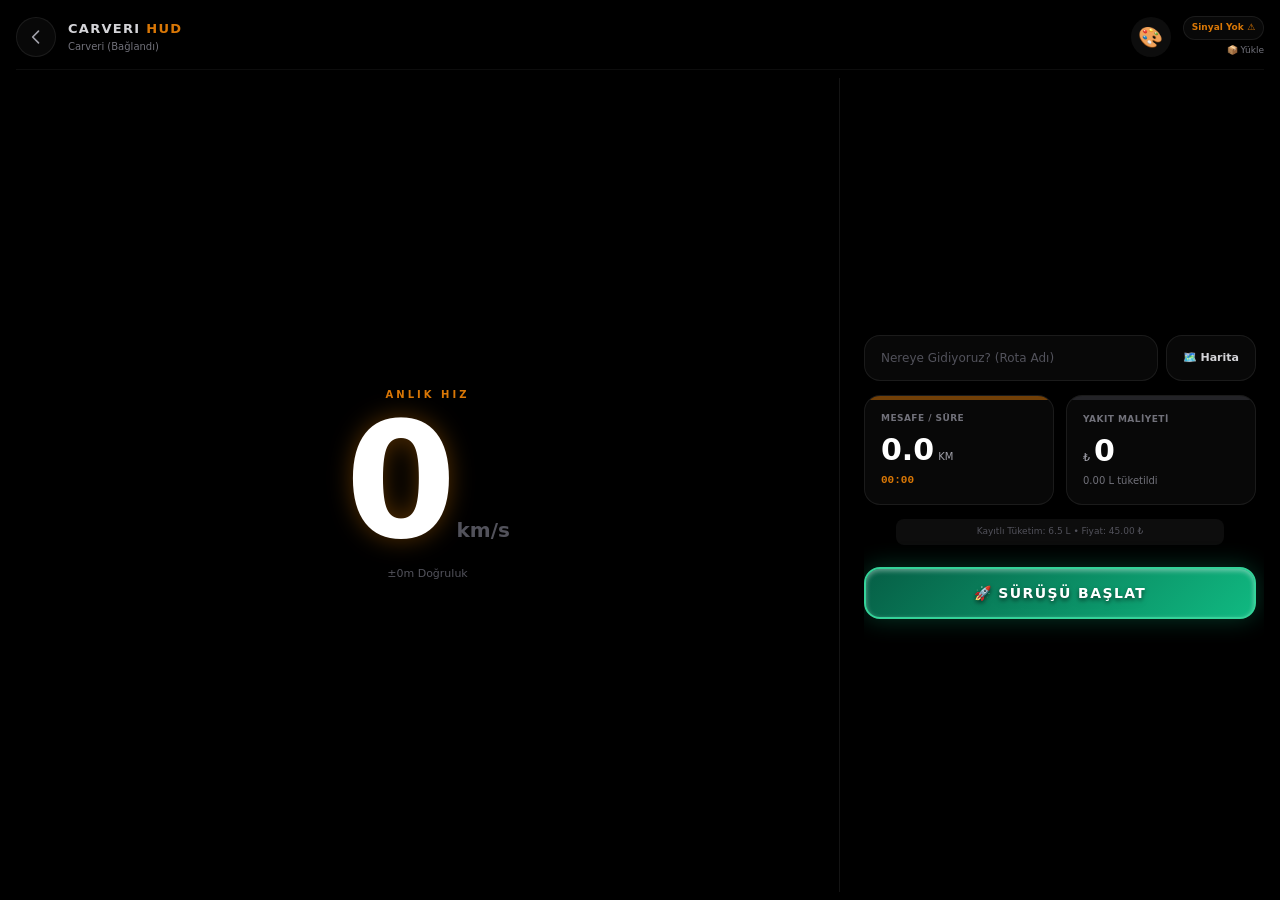
<file: trip/index.html>
<!DOCTYPE html>
<html lang="tr">
<head>
  <meta charset="UTF-8" />
  <meta name="viewport" content="width=device-width, initial-scale=1.0, maximum-scale=1.0, user-scalable=no, viewport-fit=cover" />
  <title>Carveri Trip & HUD - Premium OLED</title>
  <meta name="theme-color" content="#000000" />
  <link rel="manifest" href="./manifest.json" />

  <script src="../libs/tailwind.js"></script>
  <script src="../libs/jszip.min.js"></script>

  <script>
    if ('serviceWorker' in navigator) {
      window.addEventListener('load', () => {
        navigator.serviceWorker.register('../sw.js', { scope: '../' }).catch(() => {});
      });
    }
  </script>

  <style>
    :root {
      --sat: env(safe-area-inset-top, 0px);
      --sab: env(safe-area-inset-bottom, 0px);
    }
    
    /* TEMALAR */
    body.theme-copper {
      --color-accent: #d97706; 
      --color-glow: rgba(217, 119, 6, 0.4);
      --bg-accent: rgba(217, 119, 6, 0.1);
    }
    body.theme-cyan {
      --color-accent: #06b6d4;
      --color-glow: rgba(6, 182, 212, 0.4);
      --bg-accent: rgba(6, 182, 212, 0.1);
    }
    body.theme-emerald {
      --color-accent: #10b981;
      --color-glow: rgba(16, 185, 129, 0.4);
      --bg-accent: rgba(16, 185, 129, 0.1);
    }

    html, body {
      user-select: none;
      -webkit-user-select: none;
      touch-action: manipulation;
      background-color: #000000; /* Saf OLED Siyahı */
    }

    /* Cam Efektli Kartlar (Glassmorphism) */
    .glass-card {
      background: rgba(255, 255, 255, 0.03);
      border: 1px solid rgba(255, 255, 255, 0.08);
      backdrop-filter: blur(12px);
      -webkit-backdrop-filter: blur(12px);
    }

    .accent-text { color: var(--color-accent); }
    .accent-border { border-color: var(--color-accent); }
    .accent-bg { background-color: var(--color-accent); }
    .glow-text { text-shadow: 0 0 25px var(--color-glow); }

    /* --- ÖZEL START BUTONU TASARIMI --- */
    .btn-engine-start {
      background: linear-gradient(135deg, #065f46 0%, #10b981 100%);
      border: 2px solid #34d399;
      box-shadow: 0 0 25px rgba(16, 185, 129, 0.3), inset 0 2px 5px rgba(255,255,255,0.4);
      text-shadow: 0 2px 4px rgba(0,0,0,0.5);
      transition: all 0.1s ease-out;
    }
    .btn-engine-start:active {
      box-shadow: 0 0 10px rgba(16, 185, 129, 0.5), inset 0 4px 10px rgba(0,0,0,0.7);
      transform: translateY(3px) scale(0.97);
    }

    /* --- RESPONSIVE YAPI (TELEFON & CARLINKIT) --- */
    .live-speed-val {
      font-size: clamp(90px, 25vw, 130px);
      line-height: 0.9;
    }
    .content-wrapper {
      display: flex;
      flex-direction: column;
      flex: 1;
      min-height: 0; /* Flex hatasını engeller */
      margin-top: 0.5rem;
    }
    
    .controls-panel {
      overflow-y: auto; /* Basık ekranlarda kaydırma açar */
      scrollbar-width: none; /* Firefox için gizler */
    }
    .controls-panel::-webkit-scrollbar { display: none; } /* Chrome için gizler */

    /* Cihaz Yan Döndüğünde (Carlinkit & Tablet) */
    @media (orientation: landscape) and (min-width: 500px) {
      .live-speed-val { 
        font-size: clamp(80px, 35vh, 160px); /* Yüksekliğe göre akıllı boyut */
      }
      .content-wrapper {
        flex-direction: row;
        align-items: stretch;
        gap: 1.5rem;
      }
      .main-speed {
        flex: 1;
        display: flex;
        flex-direction: column;
        justify-content: center;
        border-right: 1px solid rgba(255,255,255,0.08);
      }
      .controls-panel {
        flex: 1;
        max-width: 400px;
        display: flex;
        flex-direction: column;
        justify-content: center;
        padding-right: 0.5rem;
      }
    }
  </style>
</head>
<body class="theme-copper text-white h-[100dvh] w-full overflow-hidden font-sans pt-[calc(0.5rem+var(--sat))] pb-[calc(0.5rem+var(--sab))] px-4 flex flex-col">

  <!-- 1. ÜST BİLGİ BARI -->
  <header class="shrink-0 flex justify-between items-center py-2 border-b border-white/5 pb-3">
    <div class="flex items-center gap-3">
      <a href="../index.html" class="w-10 h-10 rounded-full glass-card flex items-center justify-center text-zinc-400 hover:text-white transition-colors">
        <svg class="w-5 h-5" fill="none" stroke="currentColor" viewBox="0 0 24 24"><path stroke-linecap="round" stroke-linejoin="round" stroke-width="2" d="M15 19l-7-7 7-7"></path></svg>
      </a>
      <div>
        <h1 class="text-[13px] font-black tracking-widest text-zinc-300">CARVERI <span class="accent-text">HUD</span></h1>
        <p id="carDescHeader" class="text-[10px] text-zinc-500 truncate w-32">Bağlanıyor...</p>
      </div>
    </div>
    <div class="flex items-center gap-3">
      <button onclick="cycleTheme()" class="text-xl bg-white/5 w-10 h-10 rounded-full flex items-center justify-center hover:bg-white/10 transition-colors" title="Temayı Değiştir">🎨</button>
      <div class="flex flex-col items-end">
        <span id="gpsStatusBadge" class="text-[9px] font-bold px-2 py-1 rounded-full glass-card accent-text">GPS Aranıyor</span>
        <label class="text-[9px] text-zinc-500 mt-1 cursor-pointer hover:text-zinc-300 transition-colors">📦 Yükle
          <input type="file" accept=".zip" onchange="loadZipBackup(event)" class="hidden" />
        </label>
      </div>
    </div>
  </header>

  <!-- 2. ANA İÇERİK ALANI (Akıllı Esnek Yapı) -->
  <div class="content-wrapper">
    
    <!-- Hız Göstergesi Bölümü -->
    <main class="main-speed flex-1 flex flex-col items-center justify-center relative">
      <span class="text-[10px] font-black accent-text tracking-[0.3em] uppercase mb-2">ANLIK HIZ</span>
      <div class="flex items-baseline gap-2">
        <span id="liveSpeedText" class="live-speed-val font-black tracking-tighter tabular-nums text-white glow-text">0</span>
        <span class="text-xl font-bold text-zinc-600">km/s</span>
      </div>
      <p id="accuracyText" class="text-[11px] text-zinc-600 mt-3 font-medium">±0m Doğruluk</p>
    </main>

    <!-- Veri Kartları ve Butonlar Bölümü (Taşma durumunda kaydırılabilir) -->
    <section class="controls-panel shrink-0 space-y-3.5 w-full mx-auto pb-4">
      
      <!-- Rota Adı ve Harita -->
      <div class="flex gap-2 pt-2">
        <input type="text" id="routeNameInput" placeholder="Nereye Gidiyoruz? (Rota Adı)" class="flex-1 glass-card rounded-2xl px-4 py-3.5 text-xs text-white placeholder-zinc-600 focus:accent-border outline-none transition-colors" />
        <button onclick="launchExternalNav()" class="glass-card hover:bg-white/10 text-zinc-300 px-4 rounded-2xl text-[11px] font-bold flex items-center justify-center transition-colors shadow-lg">🗺️ Harita</button>
      </div>

      <!-- Tüketim ve Mesafe Kartları -->
      <div class="grid grid-cols-2 gap-3">
        <div class="glass-card rounded-2xl p-4 flex flex-col justify-center relative overflow-hidden">
          <div class="absolute top-0 left-0 w-full h-1 accent-bg opacity-50"></div>
          <span class="text-[9px] uppercase text-zinc-500 font-bold tracking-wider">MESAFE / SÜRE</span>
          <div class="flex items-baseline gap-1 mt-1.5">
            <span id="tripDistanceText" class="text-3xl font-black tabular-nums text-white">0.0</span>
            <span class="text-[10px] text-zinc-400">KM</span>
          </div>
          <p id="tripTimeText" class="text-[11px] accent-text mt-1 font-mono font-bold">00:00</p>
        </div>
        
        <div class="glass-card rounded-2xl p-4 flex flex-col justify-center relative overflow-hidden">
          <div class="absolute top-0 left-0 w-full h-1 bg-zinc-700 opacity-50"></div>
          <span class="text-[9px] uppercase text-zinc-500 font-bold tracking-wider">YAKIT MALİYETİ</span>
          <div class="flex items-baseline gap-1 mt-1.5">
            <span class="text-[11px] text-zinc-400">₺</span>
            <span id="tripCostText" class="text-3xl font-black text-white tabular-nums">0</span>
          </div>
          <p id="tripLitersText" class="text-[10px] text-zinc-500 mt-1">0.00 L tüketildi</p>
        </div>
      </div>
      <div id="autoParamsBadge" class="text-[9px] text-zinc-600 text-center font-medium bg-white/5 rounded-lg py-1.5 mx-8">Tüketim Yükleniyor...</div>

      <!-- KİBAR "BAŞLAT" BUTONU -->
      <div id="btnGroupStart" class="pt-2 pb-2">
        <button onclick="startTripTracking()" class="w-full py-3.5 rounded-2xl btn-engine-start text-white flex items-center justify-center gap-2">
          <span class="text-sm font-black tracking-widest uppercase text-white drop-shadow-md">🚀 Sürüşü Başlat</span>
        </button>
      </div>
      
      <!-- İPTAL / BİTİR BUTONLARI -->
      <div id="btnGroupStop" class="grid grid-cols-3 gap-2 hidden pt-2 pb-2">
        <button onclick="cancelTripTracking()" class="col-span-1 py-4 glass-card text-rose-400 font-bold text-xs rounded-2xl active:scale-95 transition-all">İptal</button>
        <button onclick="openFinishModal()" class="col-span-2 py-4 accent-bg text-black font-black text-xs uppercase tracking-widest rounded-2xl active:scale-95 transition-all glow-text" style="text-shadow: none;">
          ⏹️ BİTİR & KAYDET
        </button>
      </div>
    </section>
  </div>

  <!-- 3. SÜRÜŞ BİTİŞ EKRANI (MODAL) -->
  <div id="finishModal" class="fixed inset-0 bg-black/80 backdrop-blur-md z-50 flex items-center justify-center hidden transition-opacity p-4">
    <div class="glass-card w-full max-w-md rounded-3xl p-6 shadow-[0_10px_40px_rgba(0,0,0,0.8)] border-t border-white/20">
      <h3 class="accent-text font-black text-lg mb-5 uppercase tracking-wider text-center">🏁 SÜRÜŞ ÖZETİ</h3>
      <div class="space-y-4">
        <div>
          <label class="text-[10px] text-zinc-400 uppercase font-bold tracking-widest">Rota Adı</label>
          <input type="text" id="modalRouteName" class="w-full bg-black/50 border border-white/10 rounded-xl px-4 py-3.5 text-sm text-white mt-1.5 focus:accent-border outline-none transition-colors" />
        </div>
        <div class="flex gap-3">
          <div class="flex-1">
            <label class="text-[10px] text-zinc-400 uppercase font-bold tracking-widest">Ölçülen (KM)</label>
            <input type="number" step="0.1" id="modalDistance" class="w-full bg-black/50 border border-white/10 rounded-xl px-4 py-3.5 text-lg text-white font-black mt-1.5 outline-none focus:accent-border text-center" />
          </div>
          <div class="flex-1">
            <label class="text-[10px] text-zinc-400 uppercase font-bold tracking-widest">Ort. Tüketim (L/100km)</label>
            <input type="number" step="0.1" id="modalConsumption" class="w-full bg-black/50 border border-white/10 rounded-xl px-4 py-3.5 text-lg text-white font-black mt-1.5 outline-none focus:accent-border text-center" />
          </div>
        </div>
      </div>
      <div class="flex gap-3 mt-8">
        <button onclick="closeFinishModal()" class="flex-1 py-4 glass-card text-zinc-300 font-bold rounded-xl text-xs uppercase tracking-wider">Vazgeç</button>
        <button onclick="finalizeRouteSave()" class="flex-[1.5] py-4 accent-bg text-black font-black rounded-xl text-xs uppercase tracking-wider shadow-[0_0_15px_var(--color-glow)]">Onayla & Kaydet</button>
      </div>
    </div>
  </div>

  <script>
    // --- 1. TEMA MOTORU ---
    const themes = ['theme-copper', 'theme-cyan', 'theme-emerald'];
    let currentThemeIdx = 0;

    function initTheme() {
      const savedTheme = localStorage.getItem('hud_theme') || 'theme-copper';
      currentThemeIdx = themes.indexOf(savedTheme) !== -1 ? themes.indexOf(savedTheme) : 0;
      document.body.classList.add(savedTheme);
    }

    function cycleTheme() {
      const oldTheme = themes[currentThemeIdx];
      currentThemeIdx = (currentThemeIdx + 1) % themes.length;
      const newTheme = themes[currentThemeIdx];
      
      document.body.classList.remove(oldTheme);
      document.body.classList.add(newTheme);
      localStorage.setItem('hud_theme', newTheme);
    }

    // --- 2. CARVERI ANA JS MANTIKLARI ---
    const STORAGE_PREFIX = "ototakip_promax_";
    let fullBackupData = null;
    let avgConsumption = 6.5; 
    let unitFuelPrice = 45.0;  
    let isTracking = false;
    let watchId = null;
    let startTime = null;
    let timerInterval = null;
    let totalDistanceKm = 0;
    let lastCoords = null;
    let wakeLock = null;

    function syncFromCarveriStorage() {
      try {
        const rawProfile = localStorage.getItem(STORAGE_PREFIX + "profile");
        if (rawProfile) {
          const p = JSON.parse(rawProfile);
          document.getElementById("carDescHeader").innerText = `${p.name || 'Carveri'} (${p.desc || 'Model'})`;
        } else {
          document.getElementById("carDescHeader").innerText = "Carveri (Bağlandı)";
        }

        const rawOdo = localStorage.getItem(STORAGE_PREFIX + "odologs");
        if (rawOdo) {
          const odos = JSON.parse(rawOdo);
          const valid = odos.filter(o => o.dashboardL100 > 0);
          if (valid.length > 0) avgConsumption = parseFloat(valid[valid.length - 1].dashboardL100) || avgConsumption;
        }

        const rawPrices = localStorage.getItem(STORAGE_PREFIX + "live_fuel_prices");
        if (rawPrices) {
          const lp = JSON.parse(rawPrices);
          if (lp.fiyatlar) {
            const pObj = rawProfile ? JSON.parse(rawProfile) : {};
            const fType = pObj.fuelType || "benzin";
            const priceStr = lp.fiyatlar[fType] || lp.fiyatlar.benzin;
            if (priceStr) unitFuelPrice = parseFloat(String(priceStr).replace(",", ".")) || unitFuelPrice;
          }
        }
        document.getElementById("autoParamsBadge").innerText = `Kayıtlı Tüketim: ${avgConsumption.toFixed(1)} L • Fiyat: ${unitFuelPrice.toFixed(2)} ₺`;
      } catch (e) {}
    }

    async function requestWakeLock() {
      try { if ('wakeLock' in navigator) wakeLock = await navigator.wakeLock.request('screen'); } catch (err) {}
    }
    function releaseWakeLock() {
      if (wakeLock !== null) { wakeLock.release().catch(() => {}); wakeLock = null; }
    }

    async function loadZipBackup(event) {
      const file = event.target.files[0];
      if (!file) return;
      try {
        const zip = await JSZip.loadAsync(file);
        const jsonFile = zip.file("veriler.json");
        if (!jsonFile) return alert("Geçersiz yedek: veriler.json bulunamadı.");
        const text = await jsonFile.async("text");
        fullBackupData = JSON.parse(text);

        if (fullBackupData.profile) document.getElementById("carDescHeader").innerText = `${fullBackupData.profile.name} • ${fullBackupData.profile.desc || ''}`;
        if (Array.isArray(fullBackupData.odoLogs)) {
          const validOdos = fullBackupData.odoLogs.filter(o => o.dashboardL100 > 0);
          if (validOdos.length > 0) avgConsumption = validOdos[validOdos.length - 1].dashboardL100;
        }

        document.getElementById("autoParamsBadge").innerText = `Kayıtlı Tüketim: ${avgConsumption.toFixed(1)} L • Fiyat: ${unitFuelPrice.toFixed(2)} ₺`;
        alert("✓ Carveri Pro ZIP verileri başarıyla yüklendi!");
      } catch (err) { alert("Yedek okuma hatası: " + err.message); }
    }

    function launchExternalNav() {
      const target = document.getElementById("routeNameInput").value.trim();
      if (!target) return alert("Lütfen Harita'da aratmak için Rota Adı kısmına konumu yazın.");
      const mapsUrl = `https://www.google.com/maps/dir/?api=1&destination=${encodeURIComponent(target)}`;
      window.open(mapsUrl, "_blank");
    }

    function getDistanceBetweenPoints(lat1, lon1, lat2, lon2) {
      const R = 6371;
      const dLat = (lat2 - lat1) * Math.PI / 180;
      const dLon = (lon2 - lon1) * Math.PI / 180;
      const a = Math.sin(dLat/2) * Math.sin(dLat/2) + Math.cos(lat1 * Math.PI / 180) * Math.cos(lat2 * Math.PI / 180) * Math.sin(dLon/2) * Math.sin(dLon/2);
      const c = 2 * Math.atan2(Math.sqrt(a), Math.sqrt(1-a));
      return R * c;
    }

   // Süreyi 1 saatin altındayken mm:ss, 1 saat ve üzerindeyken hh:mm:ss formatına dönüştürür
    function formatTripDuration(sec) {
      const h = Math.floor(sec / 3600);
      const m = String(Math.floor((sec % 3600) / 60)).padStart(2, '0');
      const s = String(sec % 60).padStart(2, '0');
      return h > 0 ? `${String(h).padStart(2, '0')}:${m}:${s}` : `${m}:${s}`;
    }

    function initPassiveGps() {
      if (!navigator.geolocation) {
        document.getElementById("gpsStatusBadge").innerText = "GPS Yok ❌"; return;
      }
      
      watchId = navigator.geolocation.watchPosition(
        (pos) => {
          const { latitude, longitude, speed, accuracy } = pos.coords;
          document.getElementById("accuracyText").innerText = `±${Math.round(accuracy)}m Doğruluk`;

          if (!isTracking) {
            document.getElementById("gpsStatusBadge").innerText = "GPS Hazır 🟢";
          }

          const kmh = speed !== null && speed > 0 ? Math.round(speed * 3.6) : 0;
          document.getElementById("liveSpeedText").innerText = kmh;

          if (isTracking) {
            // İlk nokta kaydı
            if (!lastCoords) {
              lastCoords = { lat: latitude, lon: longitude };
            } else if (accuracy < 40) {
              const stepDist = getDistanceBetweenPoints(lastCoords.lat, lastCoords.lon, latitude, longitude);
              // Sadece geçerli mesafe kat edildiğinde sayaca ekle ve referans koordinatı güncelle
              // Böylece dur-kalklarda biriken küçük adımlar sıfırlanıp kaybolmaz
              if (stepDist >= 0.005 && stepDist < 2.0) {
                totalDistanceKm += stepDist;
                lastCoords = { lat: latitude, lon: longitude };
              }
            }

            document.getElementById("tripDistanceText").innerText = totalDistanceKm.toFixed(1);

            const burnedLiters = (totalDistanceKm * avgConsumption) / 100;
            const cost = Math.round(burnedLiters * unitFuelPrice);
            document.getElementById("tripLitersText").innerText = `${burnedLiters.toFixed(2)} L tüketildi`;
            document.getElementById("tripCostText").innerText = cost.toLocaleString('tr-TR');
          }
        },
        (err) => { document.getElementById("gpsStatusBadge").innerText = "Sinyal Yok ⚠️"; },
        { enableHighAccuracy: true, maximumAge: 1000, timeout: 10000 }
      );
    }

    function startTripTracking() {
      totalDistanceKm = 0; 
      lastCoords = null; 
      startTime = Date.now(); 
      isTracking = true;
      requestWakeLock();
      
      document.getElementById("btnGroupStart").classList.add("hidden");
      document.getElementById("btnGroupStop").classList.remove("hidden");
      
      document.getElementById("gpsStatusBadge").innerText = "Kayıt 🔴";
      document.getElementById("gpsStatusBadge").classList.add("animate-pulse");

      if (timerInterval) clearInterval(timerInterval);
      timerInterval = setInterval(() => {
        const sec = Math.floor((Date.now() - startTime) / 1000);
        document.getElementById("tripTimeText").innerText = formatTripDuration(sec);
      }, 1000);
    }

    function cancelTripTracking() {
      if (!confirm("Bu rota kaydını iptal etmek istediğinize emin misiniz?")) return;
      stopGpsWatch(); 
      resetDisplay(); 
      initPassiveGps();
    }

    function stopGpsWatch() {
      if (watchId !== null) navigator.geolocation.clearWatch(watchId);
      if (timerInterval) clearInterval(timerInterval);
      releaseWakeLock(); 
      isTracking = false;
    }

    function resetDisplay() {
      document.getElementById("btnGroupStart").classList.remove("hidden");
      document.getElementById("btnGroupStop").classList.add("hidden");
      document.getElementById("tripDistanceText").innerText = "0.0";
      document.getElementById("tripCostText").innerText = "0";
      document.getElementById("tripLitersText").innerText = "0.00 L tüketildi";
      document.getElementById("tripTimeText").innerText = "00:00";
      document.getElementById("routeNameInput").value = "";
      document.getElementById("gpsStatusBadge").classList.remove("animate-pulse");
      document.getElementById("gpsStatusBadge").innerText = "GPS Hazır 🟢";
    }

    // --- 3. MODAL (BİTİRİŞ) YÖNETİMİ ---
    function openFinishModal() {
      stopGpsWatch(); 
      let defaultName = document.getElementById("routeNameInput").value.trim() || "Uzun Yol Rotası";
      document.getElementById("modalRouteName").value = defaultName;
      document.getElementById("modalDistance").value = parseFloat(totalDistanceKm.toFixed(1));
      document.getElementById("modalConsumption").value = avgConsumption.toFixed(1);
      
      document.getElementById("finishModal").classList.remove("hidden");
    }

    function closeFinishModal() {
      document.getElementById("finishModal").classList.add("hidden");
      
      // Hem mm:ss hem hh:mm:ss formatlarını destekleyen güvenli süre geri yükleme
      const parts = document.getElementById("tripTimeText").innerText.split(":").map(Number);
      let pastMs = 0;
      if (parts.length === 3) {
        pastMs = (parts[0] * 3600 + parts[1] * 60 + parts[2]) * 1000;
      } else if (parts.length === 2) {
        pastMs = (parts[0] * 60 + parts[1]) * 1000;
      }
      
      startTime = Date.now() - pastMs;
      isTracking = true;
      initPassiveGps();
      
      document.getElementById("gpsStatusBadge").innerText = "Kayıt 🔴";
      document.getElementById("gpsStatusBadge").classList.add("animate-pulse");

      if (timerInterval) clearInterval(timerInterval);
      timerInterval = setInterval(() => {
        const sec = Math.floor((Date.now() - startTime) / 1000);
        document.getElementById("tripTimeText").innerText = formatTripDuration(sec);
      }, 1000);
    }

    function finalizeRouteSave() {
      const rName = document.getElementById("modalRouteName").value.trim() || "Belirtilmedi";
      const finalKm = parseFloat(document.getElementById("modalDistance").value) || parseFloat(totalDistanceKm.toFixed(1));
      const finalCons = parseFloat(document.getElementById("modalConsumption").value) || avgConsumption;
      
      const finalLiters = parseFloat(((finalKm * finalCons) / 100).toFixed(2));
      const finalCost = Math.round(finalLiters * unitFuelPrice);

      const newRoute = {
        id: "route_" + Date.now(),
        name: rName,
        date: new Date().toISOString(),
        distance: finalKm,
        consumption: finalCons.toFixed(2),
        liters: finalLiters
      };

      try {
        let routes = [];
        const raw = localStorage.getItem(STORAGE_PREFIX + "completed_routes");
        if (raw) routes = JSON.parse(raw);
        routes.push(newRoute);
        localStorage.setItem(STORAGE_PREFIX + "completed_routes", JSON.stringify(routes));
      } catch (e) {}

      if (fullBackupData) {
        if (!Array.isArray(fullBackupData.completedRoutes)) fullBackupData.completedRoutes = [];
        fullBackupData.completedRoutes.push(newRoute);
        exportUpdatedZip();
      }

      document.getElementById("finishModal").classList.add("hidden");
      resetDisplay();
      initPassiveGps();
      
      alert(`✅ ROTA KAYDEDİLDİ!\n🧭 ${newRoute.name}\n🛣️ ${finalKm} KM\n💧 ${finalLiters} L (~${finalCost.toLocaleString('tr-TR')} ₺)`);
    }

    async function exportUpdatedZip() {
      try {
        const zip = new JSZip();
        zip.file("veriler.json", JSON.stringify(fullBackupData, null, 2));
        const blob = await zip.generateAsync({ type: "blob" });
        const a = document.createElement("a");
        a.href = URL.createObjectURL(blob);
        a.download = `Carveri_Yedek_${new Date().toISOString().split("T")[0]}.zip`;
        document.body.appendChild(a); a.click(); document.body.removeChild(a);
      } catch (e) {}
    }

    window.addEventListener("DOMContentLoaded", () => {
      initTheme();
      syncFromCarveriStorage(); 
      initPassiveGps();
    });
  </script>
</body>
</html>
</file>
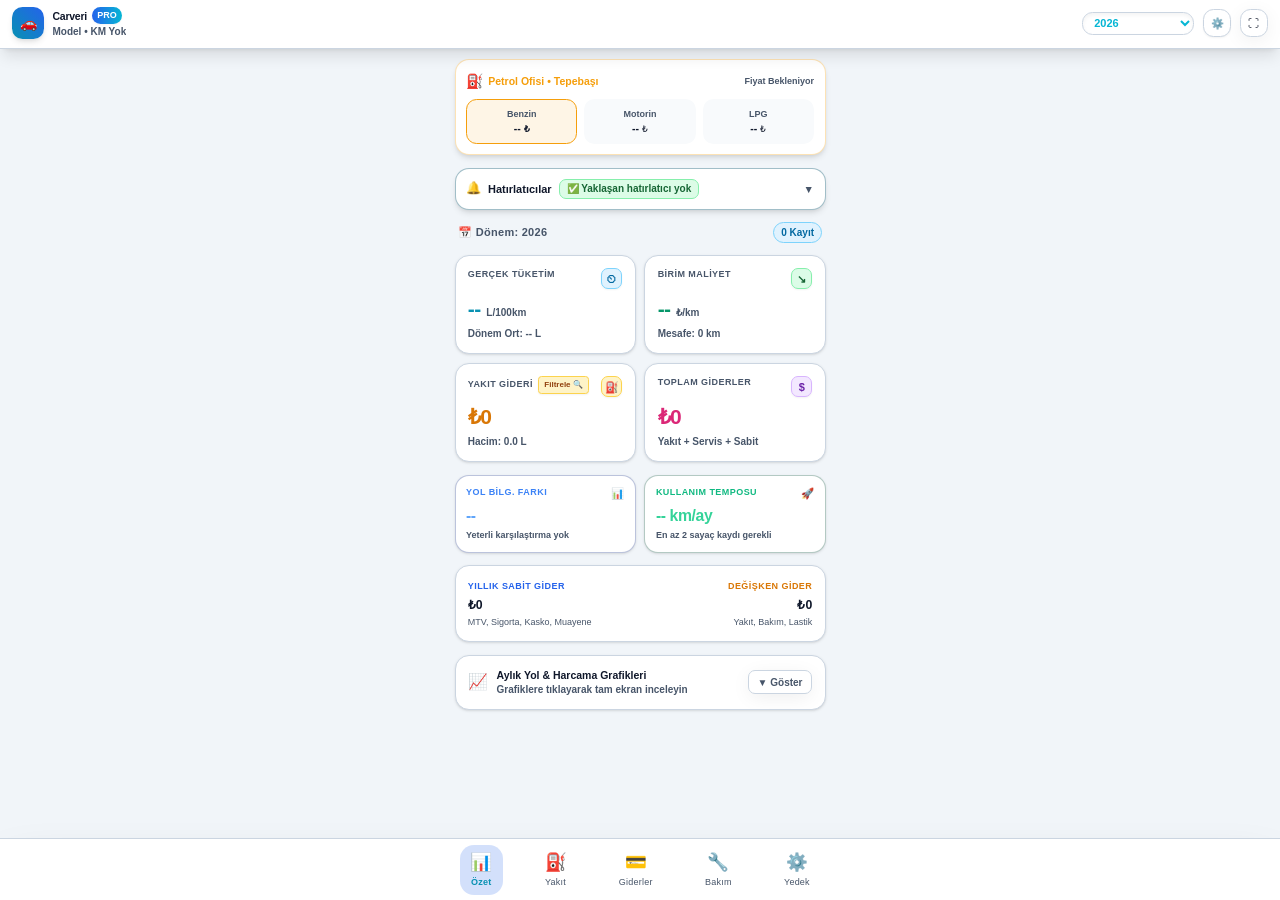
<file: index .html>
<!DOCTYPE html>
<html lang="tr">
<head>
  <meta charset="UTF-8" />
  <meta name="viewport" content="width=device-width, initial-scale=1.0, maximum-scale=1.0, user-scalable=no, viewport-fit=cover" />
  <title>Carveri Pro</title>
  
  <meta id="metaThemeColor" name="theme-color" content="#0b1329" />
  <meta name="mobile-web-app-capable" content="yes" />
  <meta name="apple-mobile-web-app-capable" content="yes" />
  <meta name="apple-mobile-web-app-status-bar-style" content="black-translucent" />

  <link rel="manifest" href="./manifest.json" />
  <script>
    (function() {
      const stored = localStorage.getItem("ototakip_promax_theme_pref") || "auto";
      let active = stored;
      if (stored === "auto") {
        active = (window.matchMedia && window.matchMedia('(prefers-color-scheme: dark)').matches) ? "midnight" : "light";
      }
      document.documentElement.setAttribute("data-theme", active);
    })();

    if ('serviceWorker' in navigator) {
      window.addEventListener('load', () => {
        navigator.serviceWorker.register('./sw.js').catch(() => {});
      });
    }
  </script>

  <!-- PWA Çevrimdışı Çalışma Uyumlu Yerel Kütüphane Yolları -->
  <script src="./libs/tailwind.js"></script>
  <script src="./libs/chart.js"></script>
  <script src="./libs/jszip.min.js"></script>

  <!--<script src="https://cdn.tailwindcss.com"></script>
  <script src="https://cdn.jsdelivr.net/npm/chart.js"></script>
  <script src="https://cdnjs.cloudflare.com/ajax/libs/jszip/3.10.1/jszip.min.js"></script>
-->
  
  <style>
    :root {
      --sat: env(safe-area-inset-top, 0px);
      --sab: env(safe-area-inset-bottom, 0px);
    }
    html[data-theme="midnight"] {
      --bg-main: #0b1329;
      --bg-header: rgba(11, 19, 41, 0.95);
      --card-bg: #111c38;
      --card-border: #1e2c4f;
      --text-main: #f8fafc;
      --text-muted: #94a3b8;
      --sub-box-bg: rgba(30, 41, 59, 0.45);
      --sub-box-border: #1e293b;
      --input-bg: #0b1329;
      --nav-bg: rgba(11, 19, 41, 0.98);
      --chart-grid: #1e2c4f;
      --reminder-box: rgba(30, 41, 59, 0.5);
      --reminder-border: #334155;
      --warn-text: #fbbf24;
      --warn-bg: rgba(245, 158, 11, 0.15);
      --warn-border: rgba(245, 158, 11, 0.35);

      --badge-green-bg: rgba(6, 78, 59, 0.4);
      --badge-green-text: #34d399;
      --badge-green-border: rgba(16, 185, 129, 0.3);

      --badge-blue-bg: rgba(30, 58, 138, 0.4);
      --badge-blue-text: #60a5fa;
      --badge-blue-border: rgba(59, 130, 246, 0.3);

      --badge-cyan-bg: rgba(8, 51, 68, 0.5);
      --badge-cyan-text: #38bdf8;
      --badge-cyan-border: rgba(56, 189, 248, 0.3);

      --badge-purple-bg: rgba(88, 28, 135, 0.4);
      --badge-purple-text: #c084fc;
      --badge-purple-border: rgba(168, 85, 247, 0.3);

      --badge-amber-bg: rgba(120, 53, 15, 0.4);
      --badge-amber-text: #fbbf24;
      --badge-amber-border: rgba(245, 158, 11, 0.3);
    }
    html[data-theme="light"] {
      --bg-main: #f1f5f9;
      --bg-header: rgba(255, 255, 255, 0.98);
      --card-bg: #ffffff;
      --card-border: #cbd5e1;
      --text-main: #0f172a;
      --text-muted: #475569;
      --sub-box-bg: #f8fafc;
      --sub-box-border: #e2e8f0;
      --input-bg: #ffffff;
      --nav-bg: rgba(255, 255, 255, 0.98);
      --chart-grid: #cbd5e1;
      --reminder-box: #e2e8f0;
      --reminder-border: #cbd5e1;
      --warn-text: #9a3412;
      --warn-bg: #ffedd5;
      --warn-border: #fed7aa;

      --badge-green-bg: #dcfce7;
      --badge-green-text: #166534;
      --badge-green-border: #86efac;

      --badge-blue-bg: #dbeafe;
      --badge-blue-text: #1e40af;
      --badge-blue-border: #93c5fd;

      --badge-cyan-bg: #e0f2fe;
      --badge-cyan-text: #0369a1;
      --badge-cyan-border: #7dd3fc;

      --badge-purple-bg: #f3e8ff;
      --badge-purple-text: #6b21a8;
      --badge-purple-border: #d8b4fe;

      --badge-amber-bg: #fef3c7;
      --badge-amber-text: #92400e;
      --badge-amber-border: #fcd34d;
    }
    html[data-theme="oled"] {
      --bg-main: #000000;
      --bg-header: rgba(0, 0, 0, 0.95);
      --card-bg: #0a0a0a;
      --card-border: #222222;
      --text-main: #ffffff;
      --text-muted: #737373;
      --sub-box-bg: #141414;
      --sub-box-border: #262626;
      --input-bg: #000000;
      --nav-bg: rgba(0, 0, 0, 0.98);
      --chart-grid: #1c1c1c;
      --reminder-box: #141414;
      --reminder-border: #262626;
      --warn-text: #fbbf24;
      --warn-bg: rgba(245, 158, 11, 0.15);
      --warn-border: rgba(245, 158, 11, 0.35);

      --badge-green-bg: rgba(6, 78, 59, 0.4);
      --badge-green-text: #34d399;
      --badge-green-border: rgba(16, 185, 129, 0.3);

      --badge-blue-bg: rgba(30, 58, 138, 0.4);
      --badge-blue-text: #60a5fa;
      --badge-blue-border: rgba(59, 130, 246, 0.3);

      --badge-cyan-bg: rgba(8, 51, 68, 0.5);
      --badge-cyan-text: #38bdf8;
      --badge-cyan-border: rgba(56, 189, 248, 0.3);

      --badge-purple-bg: rgba(88, 28, 135, 0.4);
      --badge-purple-text: #c084fc;
      --badge-purple-border: rgba(168, 85, 247, 0.3);

      --badge-amber-bg: rgba(120, 53, 15, 0.4);
      --badge-amber-text: #fbbf24;
      --badge-amber-border: rgba(245, 158, 11, 0.3);
    }
    html { 
      background-color: var(--bg-main); 
      transition: background-color 0.25s ease, font-size 0.2s ease;
      font-size: 14px;
    }
    body {
      background-color: var(--bg-main);
      color: var(--text-main);
      font-family: -apple-system, BlinkMacSystemFont, "Segoe UI", Roboto, sans-serif;
      -webkit-tap-highlight-color: transparent;
      user-select: none;
      padding-top: var(--sat);
      padding-bottom: calc(5.5rem + var(--sab));
      overflow-x: hidden;
    }
    .hidden {
      display: none !important;
      pointer-events: none !important;
      opacity: 0 !important;
    }
    header {
      background-color: var(--bg-header) !important;
      border-color: var(--card-border) !important;
      padding-top: calc(0.5rem + var(--sat)) !important;
    }
    .custom-card { 
      background-color: var(--card-bg); 
      border: 1px solid var(--card-border); 
      box-shadow: 0 4px 20px -2px rgba(0, 0, 0, 0.08);
      border-radius: 1rem;
    }
    .theme-sub-box {
      background-color: var(--sub-box-bg);
      border: 1px solid var(--sub-box-border);
    }
    .theme-warn-box {
      background-color: var(--warn-bg);
      border: 1px solid var(--warn-border);
      color: var(--warn-text);
    }
    .custom-input { 
      background-color: var(--input-bg) !important; 
      border-color: var(--card-border) !important; 
      color: var(--text-main) !important; 
    }
    .custom-muted { color: var(--text-muted) !important; }
    
    .theme-badge-green { background-color: var(--badge-green-bg); color: var(--badge-green-text); border: 1px solid var(--badge-green-border); }
    .theme-badge-blue { background-color: var(--badge-blue-bg); color: var(--badge-blue-text); border: 1px solid var(--badge-blue-border); }
    .theme-badge-cyan { background-color: var(--badge-cyan-bg); color: var(--badge-cyan-text); border: 1px solid var(--badge-cyan-border); }
    .theme-badge-purple { background-color: var(--badge-purple-bg); color: var(--badge-purple-text); border: 1px solid var(--badge-purple-border); }
    .theme-badge-amber { background-color: var(--badge-amber-bg); color: var(--badge-amber-text); border: 1px solid var(--badge-amber-border); }

    nav { 
      background-color: var(--nav-bg) !important; 
      border-color: var(--card-border) !important; 
      z-index: 40 !important;
      position: fixed;
      bottom: 0;
      left: 0;
      width: 100%;
    }
    .modal-backdrop { z-index: 50 !important; }
    .history-scroll::-webkit-scrollbar { width: 4px; }
    .history-scroll::-webkit-scrollbar-thumb { background: #3b82f6; border-radius: 4px; }
    .no-scrollbar::-webkit-scrollbar { display: none; }
    .no-scrollbar { -ms-overflow-style: none; scrollbar-width: none; }
    @media print {
      body * { visibility: hidden; }
      #expertReportPrintArea, #expertReportPrintArea * { visibility: visible; }
      #expertReportPrintArea { position: absolute; left: 0; top: 0; width: 100%; color: black !important; background: white !important; }
    }
  </style>
</head>
<body class="min-h-screen">

  <header class="sticky top-0 z-30 backdrop-blur-xl border-b px-3.5 py-2.5 flex justify-between items-center shadow-lg">
    <div class="flex items-center gap-2.5 min-w-0">
      <div class="w-9 h-9 rounded-xl bg-gradient-to-tr from-cyan-600 to-blue-600 flex items-center justify-center text-white text-base shadow-md flex-shrink-0">🚗</div>
      <div class="min-w-0 truncate">
        <div class="flex items-center gap-1.5">
          <h1 id="headerCarName" class="text-xs font-black tracking-tight truncate">Carveri</h1>
          <span class="text-[9px] bg-gradient-to-r from-blue-600 to-cyan-500 text-white font-black px-1.5 py-0.5 rounded-full shadow-sm flex-shrink-0">PRO</span>
        </div>
        <p id="headerCarDesc" class="text-[10px] custom-muted font-semibold truncate">Kayıtlı Veri Yok</p>
      </div>
    </div>
    
    <div class="flex items-center gap-2.5 flex-shrink-0 ml-2">
      <select id="globalYearSelect" onchange="changeActiveYear(this.value)" class="text-[11px] font-extrabold py-1 px-2 rounded-xl custom-card border outline-none text-cyan-500 shadow-inner">
      </select>
      <button onclick="cycleTheme()" id="btnThemeToggle" title="Tema Değiştir" class="h-8 w-8 rounded-xl custom-card flex items-center justify-center text-xs shadow-sm hover:scale-105 transition-transform">
        <span id="themeIcon">⚙️</span>
      </button>
      <button onclick="toggleFullScreen()" title="Tam Ekran" class="w-8 h-8 rounded-xl custom-card flex items-center justify-center text-[11px] hover:scale-105 transition-transform">⛶</button>
    </div>
  </header>

  <main class="max-w-md mx-auto p-3 space-y-3.5 pb-20">

    <!-- 1. SEKME: ÖZET -->
    <div id="tabDashboard" class="space-y-3.5">
      <!-- CANLI AKARYAKIT FİYATLARI KARTI -->
      <div id="liveFuelPricesCard" class="custom-card p-3 shadow-md border-amber-500/30">
        <div class="flex justify-between items-center mb-2">
          <div class="flex items-center gap-1.5">
            <span class="text-base">⛽</span>
            <span class="text-xs font-black text-amber-500">Petrol Ofisi • Tepebaşı</span>
          </div>
          <span id="fuelPriceUpdateBadge" class="text-[9px] custom-muted font-bold">Yükleniyor...</span>
        </div>
        <div class="grid grid-cols-3 gap-2 text-center text-xs">
          <div id="boxPriceBenzin" class="p-2 rounded-xl theme-sub-box border border-transparent transition-all">
            <span class="text-[9px] custom-muted block font-bold">Benzin</span>
            <b id="valPriceBenzin" class="text-xs font-black">--</b> <span class="text-[9px]">₺</span>
          </div>
          <div id="boxPriceMotorin" class="p-2 rounded-xl theme-sub-box border border-transparent transition-all">
            <span class="text-[9px] custom-muted block font-bold">Motorin</span>
            <b id="valPriceMotorin" class="text-xs font-black">--</b> <span class="text-[9px]">₺</span>
          </div>
          <div id="boxPriceLpg" class="p-2 rounded-xl theme-sub-box border border-transparent transition-all">
            <span class="text-[9px] custom-muted block font-bold">LPG</span>
            <b id="valPriceLpg" class="text-xs font-black">--</b> <span class="text-[9px]">₺</span>
          </div>
        </div>
      </div>
      <div id="collapsibleReminderStrip" class="custom-card p-3 shadow-md cursor-pointer border-cyan-800/40" onclick="toggleSubReminderPanel()">
        <div class="flex justify-between items-center text-xs">
          <div class="flex items-center gap-2 truncate">
            <span class="text-cyan-500 text-sm animate-pulse">🔔</span>
            <span class="font-bold text-[11px]">Hatırlatıcılar</span>
            <span id="stripQuickBadge" class="text-[10px] theme-badge-green px-2 py-0.5 rounded-lg font-bold truncate">✅ Yaklaşan hatırlatıcı yok</span>
          </div>
          <span id="stripToggleIcon" class="text-xs custom-muted font-bold ml-2">▼</span>
        </div>
        <div id="subReminderDetails" class="grid grid-cols-2 gap-2 text-[11px] pt-2.5 mt-2 border-t border-slate-700/40 hidden"></div>
      </div>

      <div id="activeRouteBanner" class="custom-card p-3 shadow border-cyan-500/50 hidden">
        <div class="flex justify-between items-start">
          <div>
            <div class="flex items-center gap-1.5">
              <span class="text-xs font-black text-cyan-500">🧭 AKTİF ROTA:</span>
              <span id="arName" class="text-xs font-black">Tatil Rotası</span>
            </div>
            <p id="arDetails" class="text-[10px] custom-muted font-semibold mt-1">Mesafe: 0 km • Saf Ort: -- L/100km</p>
          </div>
          <button onclick="finishRoutePrompt()" class="bg-rose-600 hover:bg-rose-500 text-white text-[10px] font-black px-2.5 py-1 rounded-lg shadow">Rotayı Bitir</button>
        </div>
      </div>

      <!-- TAMAMLANAN ROTALAR GEÇMİŞİ -->
      <div id="completedRoutesCard" class="custom-card p-3.5 shadow space-y-2.5 hidden">
        <div class="flex justify-between items-center border-b border-slate-700/40 pb-2">
          <div class="flex items-center gap-2">
            <span class="text-base">🧭</span>
            <h4 class="text-xs font-black text-cyan-600 dark:text-cyan-400">Tamamlanan Rota Geçmişi</h4>
          </div>
          <span id="routeCountBadge" class="text-[9px] font-bold theme-badge-cyan px-2 py-0.5 rounded-full">0 Rota</span>
        </div>
        <div id="completedRoutesList" class="space-y-2 text-xs"></div>
      </div>

      <div class="flex justify-between items-center px-1">
        <span class="text-[11px] font-bold custom-muted tracking-wide flex items-center gap-1">
          <span>📅</span> <span id="dashPeriodTitle">Dönem: --</span>
        </span>
        <span id="dashTotalEntries" class="text-[10px] font-extrabold theme-badge-cyan px-2 py-0.5 rounded-full">0 Kayıt</span>
      </div>

      <div class="grid grid-cols-2 gap-2.5">
        <div class="custom-card p-3.5 shadow relative overflow-hidden group hover:border-cyan-500/50 transition-colors">
          <div class="flex justify-between items-start">
            <span class="text-[9px] font-extrabold custom-muted uppercase tracking-wider">GERÇEK TÜKETİM</span>
            <span class="w-6 h-6 rounded-lg theme-badge-cyan flex items-center justify-center text-[11px] shadow-sm font-bold">⏲</span>
          </div>
          <div class="mt-1.5">
            <span id="statLatestCons" class="text-2xl font-black text-cyan-600 dark:text-cyan-400 tracking-tight">--</span>
            <span class="text-[10px] font-bold custom-muted ml-0.5">L/100km</span>
          </div>
          <p id="statAvgCons" class="text-[10px] custom-muted mt-1 font-semibold">Dönem Ort: -- L</p>
        </div>

        <div class="custom-card p-3.5 shadow relative overflow-hidden group hover:border-emerald-500/50 transition-colors">
          <div class="flex justify-between items-start">
            <span class="text-[9px] font-extrabold custom-muted uppercase tracking-wider">BİRİM MALİYET</span>
            <span class="w-6 h-6 rounded-lg theme-badge-green flex items-center justify-center text-[11px] shadow-sm font-bold">↘</span>
          </div>
          <div class="mt-1.5">
            <span id="statCostPerKm" class="text-2xl font-black text-emerald-600 dark:text-emerald-400 tracking-tight">--</span>
            <span class="text-[10px] font-bold custom-muted ml-0.5">₺/km</span>
          </div>
          <p id="statTotalDistance" class="text-[10px] custom-muted mt-1 font-semibold">Mesafe: 0 km</p>
        </div>

        <div onclick="openCustomFuelFilterModal()" class="custom-card p-3.5 shadow relative overflow-hidden group hover:border-amber-500/50 transition-all cursor-pointer">
          <div class="flex justify-between items-start">
            <div class="flex items-center gap-1.5">
              <span class="text-[9px] font-extrabold custom-muted uppercase tracking-wider">YAKIT GİDERİ</span>
              <span class="text-[8px] theme-badge-amber font-black px-1.5 py-0.5 rounded shadow-sm">Filtrele 🔍</span>
            </div>
            <span class="w-6 h-6 rounded-lg theme-badge-amber flex items-center justify-center text-[11px] shadow-sm font-bold">⛽</span>
          </div>
          <div class="mt-1.5">
            <span id="statFuelExpense" class="text-2xl font-black text-amber-600 dark:text-amber-400 tracking-tight">₺0</span>
          </div>
          <p id="statFuelVolume" class="text-[10px] custom-muted mt-1 font-semibold">Hacim: 0.0 L</p>
        </div>

        <div class="custom-card p-3.5 shadow relative overflow-hidden group hover:border-pink-500/50 transition-colors">
          <div class="flex justify-between items-start">
            <span class="text-[9px] font-extrabold custom-muted uppercase tracking-wider">TOPLAM GİDERLER</span>
            <span class="w-6 h-6 rounded-lg theme-badge-purple flex items-center justify-center text-[11px] shadow-sm font-bold">$</span>
          </div>
          <div class="mt-1.5">
            <span id="statTotalOwnership" class="text-2xl font-black text-pink-600 dark:text-pink-400 tracking-tight">₺0</span>
          </div>
          <p id="statFixedExpense" class="text-[10px] custom-muted mt-1 font-semibold">Yakıt + Servis + Sabit</p>
        </div>
      </div>

      <!-- YOL BİLGİSAYARI SAPMA VE KULLANIM TEMPOSU KARTLARI -->
      <div class="grid grid-cols-2 gap-2.5">
        <div class="custom-card p-3 shadow border-blue-900/30">
          <div class="flex justify-between items-start">
            <span class="text-[9px] font-extrabold text-blue-500 uppercase tracking-wider">YOL BİLG. FARKI</span>
            <span class="text-xs">📊</span>
          </div>
          <div class="mt-1">
            <span id="statDashBiasVal" class="text-lg font-black text-blue-400 tracking-tight">--</span>
          </div>
          <p id="statDashBiasDesc" class="text-[9px] custom-muted mt-0.5 font-semibold leading-tight">Yol bilgisayarı sapması</p>
        </div>

        <div class="custom-card p-3 shadow border-emerald-900/30">
          <div class="flex justify-between items-start">
            <span class="text-[9px] font-extrabold text-emerald-500 uppercase tracking-wider">KULLANIM TEMPOSU</span>
            <span class="text-xs">🚀</span>
          </div>
          <div class="mt-1">
            <span id="statUsagePaceVal" class="text-lg font-black text-emerald-400 tracking-tight">-- km/ay</span>
          </div>
          <p id="statUsageProjDesc" class="text-[9px] custom-muted mt-0.5 font-semibold leading-tight">Yıl sonu projeksiyonu</p>
        </div>
      </div>

      <div class="custom-card p-3.5 shadow flex justify-between items-center text-xs">
        <div>
          <span class="text-[9px] font-black uppercase tracking-wider text-blue-600 dark:text-blue-400">YILLIK SABİT GİDER</span>
          <div id="statFixedExpenseVal" class="text-sm font-black mt-1">₺0</div>
          <span class="text-[9px] custom-muted font-medium">MTV, Sigorta, Kasko, Muayene</span>
        </div>
        <div class="text-right">
          <span class="text-[9px] font-black uppercase tracking-wider text-amber-600 dark:text-amber-400">DEĞİŞKEN GİDER</span>
          <div id="statVariableExpense" class="text-sm font-black mt-1">₺0</div>
          <span class="text-[9px] custom-muted font-medium">Yakıt, Bakım, Lastik</span>
        </div>
      </div>

      <div class="custom-card overflow-hidden shadow">
        <button onclick="toggleChartsAccordion()" class="w-full p-3.5 flex justify-between items-center text-left hover:bg-slate-800/10 transition-all">
          <div class="flex items-center gap-2.5">
            <span class="text-lg text-cyan-500">📈</span>
            <div>
              <h4 class="text-xs font-black">Aylık Yol & Harcama Grafikleri</h4>
              <p class="text-[10px] custom-muted font-semibold">Grafiklere tıklayarak tam ekran inceleyin</p>
            </div>
          </div>
          <span id="chartAccordionIcon" class="text-[10px] custom-muted font-bold px-2.5 py-1 rounded-lg custom-card border">▼ Göster</span>
        </button>

        <div id="chartsAccordionBody" class="hidden p-3.5 pt-0 space-y-3.5 border-t border-slate-700/40">
          <div onclick="openLandscapeChart('km')" class="custom-card p-3.5 shadow transition-all mt-3.5 cursor-pointer hover:border-blue-500/50">
            <div class="flex justify-between items-start mb-2">
              <div>
                <h4 class="text-xs font-black flex items-center gap-1.5"><span class="text-blue-500">📈</span> Aylık Yol Analizi <span class="text-[10px] text-blue-400 font-normal">⛶ Büyüt</span></h4>
                <p id="kmDiffSummary" class="text-[10px] text-cyan-500 mt-0.5 font-bold">Aylık/günlük detay için tıklayın</p>
              </div>
              <span class="text-[9px] font-bold px-2 py-0.5 rounded-md theme-badge-blue">KM Bar</span>
            </div>
            <div class="h-36 w-full pointer-events-none"><canvas id="monthlyKmCanvas"></canvas></div>
          </div>

          <div onclick="openLandscapeChart('fuel')" class="custom-card p-3.5 shadow cursor-pointer hover:border-amber-500/50 transition-all">
            <div class="flex justify-between items-start mb-2">
              <div>
                <h4 class="text-xs font-black flex items-center gap-1.5" id="fuelChartTitleHeader"><span class="text-amber-500">⛽</span> Aylık Yakıt Trendi (₺ Tutar) <span class="text-[10px] text-amber-400 font-normal">⛶ Büyüt</span></h4>
                <p class="text-[10px] custom-muted mt-0.5 font-medium">Tutar / Litre modu</p>
              </div>
              <div class="flex items-center gap-1" onclick="event.stopPropagation()">
                <button onclick="toggleFuelChartMode('tl')" id="chartModeBtnTl" class="text-[9px] font-bold px-2.5 py-1 rounded-md bg-amber-600 text-white shadow">₺ Tutar</button>
                <button onclick="toggleFuelChartMode('lit')" id="chartModeBtnLit" class="text-[9px] font-bold px-2.5 py-1 rounded-md custom-card custom-muted">⛽ Litre</button>
              </div>
            </div>
            <div class="h-36 w-full pointer-events-none"><canvas id="monthlyFuelCanvas"></canvas></div>
          </div>

          <div onclick="openLandscapeChart('price')" class="custom-card p-3.5 shadow cursor-pointer hover:border-cyan-500/50 transition-all">
            <div class="flex justify-between items-start mb-2">
              <div>
                <h4 class="text-xs font-black flex items-center gap-1.5"><span class="text-cyan-500">📊</span> Pompa Litre Fiyat Trendi (₺ / L) <span class="text-[10px] text-cyan-400 font-normal">⛶ Büyüt</span></h4>
                <p class="text-[10px] custom-muted mt-0.5 font-medium">Zaman sırasına göre fiyat eğrisi</p>
              </div>
              <span class="text-[9px] font-bold px-2 py-0.5 rounded-md theme-badge-cyan">Birim</span>
            </div>
            <div class="h-32 w-full pointer-events-none"><canvas id="priceTrendCanvas"></canvas></div>
          </div>
        </div>
      </div>
    </div>

    <!-- 2. SEKME: YAKIT -->
    <div id="tabFuel" class="space-y-3 hidden">
      <div id="fuelRangeBanner" class="custom-card p-3.5 shadow border-blue-900/40 space-y-2.5">
        <div class="flex justify-between items-center text-xs">
          <div class="flex items-center gap-2.5">
            <span class="text-xl text-cyan-500">🎯</span>
            <div>
              <span class="text-[9px] uppercase font-black text-cyan-600 dark:text-cyan-400 tracking-wider">Tahmini Kalan Menzil (Son Göstergeye Göre)</span>
              <div id="fuelRangeText" class="font-black text-xs mt-0.5">Hesaplanıyor...</div>
            </div>
          </div>
          <span id="fuelRangeRemaining" class="text-[10px] font-extrabold px-2.5 py-1 rounded-lg theme-badge-blue">--</span>
        </div>

        <div class="pt-2 border-t border-slate-700/40 grid grid-cols-2 gap-2 text-[10px]">
          <div class="p-2 rounded-xl theme-sub-box">
            <span class="custom-muted block text-[9px] font-bold">Depodaki Kalan Yakıt</span>
            <span id="fuelBarsDisplay" class="font-black text-emerald-600 dark:text-emerald-400 block mt-0.5 truncate">--</span>
          </div>
          <div class="p-2 rounded-xl theme-sub-box text-right">
            <span class="custom-muted block text-[9px] font-bold">Son Tam Depodan Beri</span>
            <span id="lastFuelDiffInfo" class="font-black text-cyan-600 dark:text-cyan-400 block mt-0.5 truncate">--</span>
          </div>
        </div>
        <!-- TAHMİNİ FULLEME MALİYETİ KUTUSU -->
        <div class="pt-2 border-t border-slate-700/40 flex justify-between items-center text-[10px]">
          <span class="custom-muted font-bold">Depoyu Fulleme Tahmini:</span>
          <span id="fullTankCostEstimate" class="font-black text-amber-500">Hesaplanıyor...</span>
        </div>
      </div>

      <div class="flex justify-between items-center mb-1">
        <div>
          <h3 class="text-xs font-black">Yakıt & Kilometre Kayıtları</h3>
          <p id="fuelPeriodIndicator" class="text-[10px] text-cyan-600 dark:text-cyan-400 font-semibold"></p>
        </div>
        <div class="flex items-center gap-2">
          <button onclick="openOdoModal()" class="bg-indigo-600 hover:bg-indigo-500 text-white text-[11px] font-black px-2.5 py-1.5 rounded-xl flex items-center gap-1 shadow-md">
            <span>📍</span> Sadece KM
          </button>
          <button onclick="openFuelModal()" class="bg-blue-600 hover:bg-blue-500 text-white text-[11px] font-black px-3 py-1.5 rounded-xl flex items-center gap-1 shadow-md">
            <span>+</span> Yakıt Ekle
          </button>
        </div>
      </div>

      <div class="relative">
        <input type="text" id="fuelSearchInput" oninput="Cards(getFilteredCombinedLogs())" placeholder="İstasyon, şube, kart veya tarih ara..." class="w-full text-xs p-2.5 rounded-xl custom-input border outline-none pl-8 pr-8 font-medium shadow-inner" />
        <span class="absolute left-2.5 top-3 text-xs custom-muted">🔍</span>
        <button onclick="clearFuelSearch()" id="fuelClearBtn" class="absolute right-2.5 top-2.5 text-xs custom-muted hover:text-white hidden font-bold">✕</button>
      </div>

      <div class="flex gap-2 text-[10px] font-black">
        <button onclick="setFuelViewFilter('all')" id="fuelViewFilter_all" class="flex-1 py-1.5 rounded-xl bg-blue-600 text-white shadow transition-all">Tümü</button>
        <button onclick="setFuelViewFilter('fuel')" id="fuelViewFilter_fuel" class="flex-1 py-1.5 rounded-xl custom-card border custom-muted hover:text-white transition-all">⛽ Sadece Yakıtlar</button>
        <button onclick="setFuelViewFilter('odo')" id="fuelViewFilter_odo" class="flex-1 py-1.5 rounded-xl custom-card border custom-muted hover:text-white transition-all">📍 Sadece KM</button>
      </div>

      <div id="fuelCardsList" class="space-y-2.5"></div>
    </div>

    <!-- 3. SEKME: GİDERLER -->
    <div id="tabExpenses" class="space-y-3 hidden">
      <div class="flex justify-between items-center mb-1">
        <div>
          <h3 class="text-xs font-black">Bakım, Sigorta & Harcamalar</h3>
          <p class="text-[10px] text-cyan-600 dark:text-cyan-400 font-semibold">Tüm Sabit ve Değişken Giderler</p>
        </div>
        <button onclick="openExpenseModal()" class="bg-emerald-600 hover:bg-emerald-500 text-white text-[11px] font-black px-3 py-1.5 rounded-xl flex items-center gap-1 shadow-md">
          <span>+</span> Gider Ekle
        </button>
      </div>

      <div class="custom-card overflow-hidden shadow border-purple-900/40">
        <button onclick="toggleCardAccordion()" class="w-full p-3 flex justify-between items-center text-left hover:bg-slate-800/10 transition-all">
          <div class="flex items-center gap-2.5">
            <span class="text-lg text-purple-400">💳</span>
            <div>
              <h4 class="text-xs font-black">Kart & Kampanya Yönetimi</h4>
              <p id="cardAccordionSubText" class="text-[10px] custom-muted font-medium">Harcama ve bonus dökümü</p>
            </div>
          </div>
          <span id="cardAccordionIcon" class="text-[10px] custom-muted font-bold px-2.5 py-1 rounded-lg custom-card border">▼ Göster</span>
        </button>

        <div id="cardAccordionBody" class="hidden p-3.5 pt-1 space-y-3 border-t border-slate-700/40">
          <div id="paymentBreakdownContainer" class="grid grid-cols-2 gap-2.5 text-[10px]"></div>

          <div class="pt-2 border-t border-slate-700/40 flex gap-2">
            <input type="text" id="newPaymentMethodInput" placeholder="örn: Maximum, Bonus..." class="flex-1 text-[11px] custom-input border p-2 rounded-xl outline-none font-medium" />
            <button onclick="addNewCustomCard()" class="px-3 py-2 bg-purple-600 hover:bg-purple-500 text-white font-black text-[11px] rounded-xl shadow whitespace-nowrap">+ Kart Ekle</button>
          </div>
        </div>
      </div>

      <div class="relative">
        <input type="text" id="expenseSearchInput" oninput="renderExpenseCards()" placeholder="Kategori, açıklama veya kart ara..." class="w-full text-xs p-2.5 rounded-xl custom-input border outline-none pl-8 font-medium shadow-inner" />
        <span class="absolute left-2.5 top-3 text-xs custom-muted">🔍</span>
      </div>

      <div class="flex gap-1.5 overflow-x-auto no-scrollbar py-1 text-[10px] font-black">
        <button onclick="filterExpenseCategory('all')" id="expChip_all" class="px-3 py-1.5 rounded-full bg-blue-600 text-white whitespace-nowrap shadow-md">Tümü</button>
        <button onclick="filterExpenseCategory('Periyodik Bakım')" id="expChip_Periyodik Bakım" class="px-3 py-1.5 rounded-full custom-card whitespace-nowrap custom-muted hover:text-white">🛠️ Bakım</button>
        <button onclick="filterExpenseCategory('Sigorta')" id="expChip_Sigorta" class="px-3 py-1.5 rounded-full custom-card whitespace-nowrap custom-muted hover:text-white">🛡️ Kasko/Sigorta</button>
        <button onclick="filterExpenseCategory('MTV')" id="expChip_MTV" class="px-3 py-1.5 rounded-full custom-card whitespace-nowrap custom-muted hover:text-white">🏛️ MTV</button>
        <button onclick="filterExpenseCategory('Lastik')" id="expChip_Lastik" class="px-3 py-1.5 rounded-full custom-card whitespace-nowrap custom-muted hover:text-white">🛞 Lastik</button>
        <button onclick="filterExpenseCategory('TÜVTÜRK Muayene')" id="expChip_TÜVTÜRK Muayene" class="px-3 py-1.5 rounded-full custom-card whitespace-nowrap custom-muted hover:text-white">🔍 Muayene</button>
      </div>

      <div id="expenseCardsList" class="space-y-2.5"></div>
    </div>

    <!-- 4. SEKME: BAKIM & LASTİK -->
    <div id="tabTires" class="space-y-3.5 hidden">
      <div class="custom-card p-3.5 shadow">
        <div class="flex gap-1.5 p-1 bg-slate-800/10 rounded-xl mb-3">
          <button onclick="switchTireSeason('summer')" id="btnTireSummer" class="flex-1 py-2 text-[11px] font-black rounded-lg transition-all theme-badge-amber shadow-sm">☀ Yazlık Set</button>
          <button onclick="switchTireSeason('winter')" id="btnTireWinter" class="flex-1 py-2 text-[11px] font-black rounded-lg transition-all custom-muted hover:text-white">❄️ Kışlık Set</button>
        </div>

        <div class="flex justify-between items-center mb-2.5">
          <div>
            <h4 id="tireSetTitle" class="text-xs font-black flex items-center gap-1.5"><span>☀</span> Yazlık Lastik Seti (4 Tekerlek)</h4>
            <p id="tireSeasonStatusBadge" class="text-[10px] font-bold text-emerald-600 dark:text-emerald-400"></p>
          </div>
          <button onclick="openTireMountModal()" id="btnMakeActiveSet" class="text-[10px] font-black px-2.5 py-1.5 rounded-xl bg-blue-600 hover:bg-blue-500 text-white shadow-md">Seti Tak / Değiştir</button>
        </div>

        <div class="p-3 theme-sub-box rounded-xl mb-3 space-y-1.5 text-[11px]">
          <div class="flex justify-between"><span class="custom-muted font-semibold">Takılma Zamanı:</span><span id="tireMountedDate" class="font-bold">--</span></div>
          <div class="flex justify-between"><span class="custom-muted font-semibold">Takıldığı KM:</span><span id="tireMountedKm" class="font-bold">--</span></div>
          <div class="flex justify-between"><span class="custom-muted font-semibold">Bu Sezon Yapılan Yol:</span><span id="tireSeasonDistance" class="font-black text-cyan-600 dark:text-cyan-400">0 km</span></div>
          <div id="tireRotationAlert" class="p-2 rounded-lg theme-warn-box text-[10px] font-black pt-1.5 mt-1 hidden">
            ⚠️ Rotasyon Uyarısı: Ön-arka lastikleri yer değiştirme zamanı yaklaştı (+10.000 km).
          </div>
        </div>

        <div class="relative max-w-[260px] mx-auto py-2">
          <div class="w-32 h-52 mx-auto rounded-2xl border border-dashed border-slate-700/60 flex flex-col items-center justify-between py-3 theme-sub-box">
            <span class="text-[9px] custom-muted font-black tracking-widest uppercase">ÖN KAPUT</span>
            <span class="text-2xl opacity-40">🚙</span>
            <span class="text-[9px] custom-muted font-black tracking-widest uppercase">BAGAJ</span>
          </div>

          <div onclick="openTireActionModal('sol_on')" class="absolute top-2 left-0 w-24 custom-card p-2 rounded-xl text-center cursor-pointer shadow-md hover:border-cyan-500 transition-all">
            <div class="text-[9px] font-black text-blue-600 dark:text-blue-400">SOL ÖN</div>
            <div id="stat_sol_on_status" class="text-[10px] font-bold text-emerald-600 dark:text-emerald-400 mt-0.5 truncate">Sorunsuz</div>
          </div>
          <div onclick="openTireActionModal('sag_on')" class="absolute top-2 right-0 w-24 custom-card p-2 rounded-xl text-center cursor-pointer shadow-md hover:border-cyan-500 transition-all">
            <div class="text-[9px] font-black text-blue-600 dark:text-blue-400">SAĞ ÖN</div>
            <div id="stat_sag_on_status" class="text-[10px] font-bold text-emerald-600 dark:text-emerald-400 mt-0.5 truncate">Sorunsuz</div>
          </div>
          <div onclick="openTireActionModal('sol_arka')" class="absolute bottom-2 left-0 w-24 custom-card p-2 rounded-xl text-center cursor-pointer shadow-md hover:border-cyan-500 transition-all">
            <div class="text-[9px] font-black text-blue-600 dark:text-blue-400">SOL ARKA</div>
            <div id="stat_sol_arka_status" class="text-[10px] font-bold text-emerald-600 dark:text-emerald-400 mt-0.5 truncate">Sorunsuz</div>
          </div>
          <div onclick="openTireActionModal('sag_arka')" class="absolute bottom-2 right-0 w-24 custom-card p-2 rounded-xl text-center cursor-pointer shadow-md hover:border-cyan-500 transition-all">
            <div class="text-[9px] font-black text-blue-600 dark:text-blue-400">SAĞ ARKA</div>
            <div id="stat_sag_arka_status" class="text-[10px] font-bold text-emerald-600 dark:text-emerald-400 mt-0.5 truncate">Sorunsuz</div>
          </div>
        </div>
      </div>

      <div class="custom-card p-3.5 shadow space-y-2.5">
        <div class="flex justify-between items-center border-b border-slate-700/40 pb-2">
          <h4 class="text-xs font-black flex items-center gap-1.5 text-cyan-600 dark:text-cyan-400"><span>🔧</span> Parça & Değişenler</h4>
          <button onclick="openExpenseModal()" class="text-[10px] font-black px-2.5 py-1 bg-emerald-600 text-white rounded-lg shadow">+ Parça Ekle</button>
        </div>
        <div id="maintenancePartsList" class="space-y-2 text-xs"></div>
      </div>
    </div>

    <!-- 5. SEKME: YEDEK, NOTLAR & AYARLAR -->
    <div id="tabBackup" class="space-y-3.5 hidden">
      <div class="custom-card overflow-hidden shadow">
        <button onclick="toggleProfileAccordion()" class="w-full p-3.5 flex justify-between items-center text-left hover:bg-slate-800/10 transition-all">
          <div class="flex items-center gap-2.5">
            <span class="text-lg text-blue-500">🚙</span>
            <div>
              <h4 class="text-xs font-black">Araç Profil & Depo Ayarları</h4>
              <p id="profileAccordionSubText" class="text-[10px] custom-muted font-semibold">Model ve depo kapasitesi</p>
            </div>
          </div>
          <span id="profileAccordionIcon" class="text-[10px] custom-muted font-bold px-2.5 py-1 rounded-lg custom-card border">▼ Düzenle</span>
        </button>

        <div id="profileAccordionBody" class="hidden p-4 pt-0 space-y-3 border-t border-slate-700/40">
          <div class="space-y-2.5 text-xs pt-2">
            <div>
              <label class="custom-muted text-[11px] font-semibold">Araç Adı</label>
              <input type="text" id="cfgCarName" placeholder="Aracım" class="w-full mt-1 custom-input border p-2.5 rounded-xl outline-none text-xs font-medium" />
            </div>
            <div>
              <label class="custom-muted text-[11px] font-semibold">Model / Açıklama</label>
              <input type="text" id="cfgCarDesc" placeholder="örn: 1.0 TCe" class="w-full mt-1 custom-input border p-2.5 rounded-xl outline-none text-xs font-medium" />
            </div>
            <div>
              <label class="custom-muted text-[11px] font-semibold">Ana Yakıt Türü</label>
              <select id="cfgFuelType" class="w-full mt-1 custom-input border p-2.5 rounded-xl outline-none text-xs font-bold">
                <option value="benzin">Benzin</option>
                <option value="motorin">Motorin (Dizel)</option>
              </select>
            </div>
            <div class="grid grid-cols-2 gap-2.5 pt-1 border-t border-slate-700/30">
              <div>
                <label class="custom-muted text-[11px] font-semibold">Depo Kapasitesi (Litre)</label>
                <input type="number" id="cfgFuelTank" placeholder="50" class="w-full mt-1 custom-input border p-2.5 rounded-xl outline-none text-xs font-black text-cyan-600 dark:text-cyan-400" />
              </div>
              <div class="flex items-center gap-2 pt-5">
                <input type="checkbox" id="cfgHasLpg" onchange="toggleLpgConfigField()" class="w-4 h-4 rounded text-blue-600" />
                <label for="cfgHasLpg" class="text-[11px] font-bold">LPG Var</label>
              </div>
            </div>
            <div id="lpgConfigField" class="hidden">
              <label class="custom-muted text-[11px] font-semibold">LPG Tankı (Litre)</label>
              <input type="number" id="cfgLpgTank" placeholder="örn: 40" class="w-full mt-1 custom-input border p-2.5 rounded-xl outline-none text-xs font-black text-amber-600 dark:text-amber-400" />
            </div>
            <button onclick="saveCarProfile()" class="w-full py-2.5 bg-blue-600 hover:bg-blue-500 text-white font-black rounded-xl text-xs shadow-md">Araç Bilgilerini Kaydet</button>
          </div>
        </div>
      </div>

      <!-- ARAÇ VE UYGULAMA NOTLARI -->
      <div class="custom-card p-4 shadow space-y-2.5 border-cyan-900/30">
        <div class="flex justify-between items-center">
          <h3 class="text-xs font-black flex items-center gap-1.5 text-cyan-600 dark:text-cyan-400">
            <span>📝</span> Araç & Not Defteri
          </h3>
          <span id="notesSavedBadge" class="text-[9px] theme-badge-green px-2 py-0.5 rounded font-bold hidden">Otomatik Kaydedildi</span>
        </div>
        <textarea id="appVehicleNotes" oninput="saveAppNotesLive()" placeholder="Ruhsat, şasi, radyo kodu, servis uyarıları, yağ tipi veya diğer özel notlarınız buraya yazılabilir. ZIP yedeğinize otomatik dahil edilir." rows="4" class="w-full text-xs p-2.5 rounded-xl custom-input border outline-none font-medium resize-none shadow-inner"></textarea>
      </div>

      <div class="custom-card p-4 shadow space-y-3">
        <h3 class="text-xs font-black flex items-center justify-between">
          <span class="flex items-center gap-1.5"><span>🔤</span> Yazı Boyutu</span>
          <span id="currentFontSizeBadge" class="text-[10px] text-cyan-600 dark:text-cyan-400 font-bold">%100</span>
        </h3>
        <div class="grid grid-cols-3 gap-2 pt-1">
          <button onclick="setFontSize('small')" id="btnFontSmall" class="py-2.5 rounded-xl text-[11px] font-black">Küçük (%100)</button>
          <button onclick="setFontSize('medium')" id="btnFontMed" class="py-2.5 rounded-xl text-[11px] font-black">Orta (%115)</button>
          <button onclick="setFontSize('large')" id="btnFontLg" class="py-2.5 rounded-xl text-[11px] font-black">Büyük (%130)</button>
        </div>
      </div>

      <div class="custom-card p-4 shadow space-y-3">
        <h3 class="text-xs font-black flex justify-between items-center">
          <span>Veri Yedekleme & Rapor</span>
          <span id="lastBackupTimeBadge" class="text-[10px] font-normal text-cyan-600 dark:text-cyan-400">Son Yedek: Henüz alınmadı</span>
        </h3>
        
        <button onclick="openReportModal()" class="w-full py-3 bg-gradient-to-r from-indigo-600 to-blue-600 rounded-xl text-xs font-black text-white shadow-lg flex items-center justify-center gap-2">
          <span>📋</span> Araç Durum & Ekspertiz Raporu Al
        </button>

        <div class="grid grid-cols-2 gap-2.5 pt-1">
          <button onclick="exportBackupZip()" class="p-3 bg-blue-600 hover:bg-blue-500 rounded-xl text-[11px] font-black text-white shadow">📦 ZIP Yedek (Fişler Dahil)</button>
          <button onclick="exportCSV()" class="p-3 bg-emerald-600 hover:bg-emerald-500 rounded-xl text-[11px] font-black text-white shadow">📊 Excel İndir</button>
        </div>
        <div class="pt-2 border-t border-slate-700/30">
          <label class="block text-[11px] custom-muted mb-1 font-bold">Yedekten Geri Yükle (.ZIP veya .JSON):</label>
          <input type="file" accept=".zip,.json" onchange="importBackupFile(event)" class="text-[11px] custom-muted file:mr-2 file:py-1.5 file:px-3 file:rounded-xl file:border-0 file:bg-slate-700 file:text-white file:font-bold" />
        </div>
      </div>

      <!-- 5. TÜM VERİLERİ SIFIRLA KARTI -->
      <div class="custom-card p-4 shadow space-y-3 border-rose-900/40">
        <h3 class="text-xs font-black text-rose-500 flex items-center gap-1.5"><span>⚠️</span> Tüm Verileri Sıfırla</h3>
        <div class="p-3 theme-sub-box rounded-xl space-y-2">
          <label class="text-[10px] font-bold text-rose-500 block">Kalıcı silmek için <span class="underline font-black">EVET</span> yazın:</label>
          <input type="text" id="wipeConfirmInput" placeholder="EVET" class="w-full text-xs p-2 rounded-xl custom-input border uppercase font-black tracking-widest text-center shadow-inner" />
          <button onclick="wipeAllDataSecurely()" class="w-full py-2.5 bg-rose-700 hover:bg-rose-600 text-white rounded-xl text-xs font-black shadow-md">🗑 Kalıcı Olarak Sil</button>
        </div>
      </div>

      <!-- 6. GÜNCELLEMELER VE SÜRÜM GEÇMİŞİ (EN ALTTA) -->
      <div class="custom-card overflow-hidden shadow border-slate-700/50">
        <button onclick="toggleUpdatesAccordion()" class="w-full p-3.5 flex justify-between items-center text-left hover:bg-slate-800/10 transition-all">
          <div class="flex items-center gap-2.5">
            <span class="text-lg text-emerald-500">✨</span>
            <div>
              <h4 class="text-xs font-black">Güncellemeler & Sürüm Notları</h4>
              <p class="text-[10px] custom-muted font-semibold">v2.2 Yenilikleri ve Detaylar</p>
            </div>
          </div>
          <span id="updatesAccordionIcon" class="text-[10px] custom-muted font-bold px-2.5 py-1 rounded-lg custom-card border">▼ Göster</span>
        </button>

        <div id="updatesAccordionBody" class="hidden p-3.5 pt-0 space-y-2.5 border-t border-slate-700/40 text-[11px]">
          <!-- YENİ EKLENEN v2.2 SÜRÜM NOTLARI -->
          <div class="p-2.5 rounded-xl theme-sub-box space-y-1.5 mt-2 border border-emerald-500/30">
            <div class="flex justify-between items-center">
              <span class="font-black text-emerald-500 text-xs">Sürüm 2.2 (En Son)</span>
              <span class="text-[9px] font-bold theme-badge-green px-2 py-0.5 rounded">Ekim 2026</span>
            </div>
            <ul class="list-disc list-inside space-y-1 text-[10px] custom-muted font-medium">
              <li><b>Akıllı Depo Zincir Algoritması:</b> Ara dolumlar ve harcamalar son tam depodan itibaren kronolojik zincir mantığıyla hesaplanarak fiziki depo kapasitesini aşmayan gerçekçi yakıt seviyesi oluşturuldu.</li>
              <li><b>Depo Tüketim Havuzu Düzeltmesi:</b> İlk tam depodan önceki ara dolumların havuzu şişirip yapay yüksek tüketim çıkarması engellendi; tüketim havuzu artık sadece tam depodan sonraki ara dolumları topluyor.</li>
              <li><b>PWA Çevrimdışı (Offline) Optimizasyonu:</b> Harici CDN bağımlılıkları yerel kütüphane altyapısına hazır hale getirilerek tam çevrimdışı çalışma kararlılığı sağlandı.</li>
              <li><b>Yakıt Akordiyonu İyileştirmesi:</b> Kullanıcı tarafından kapatılan aylık yakıt kartlarının otomatik olarak yeniden açılma hatası giderildi, kullanıcı tercihi sabitlendi.</li>
              <li><b>Yol Bilgisayarı Sapma Düzeltmesi:</b> Gösterge tüketim verisi eksik olan kayıtların hesaplamayı bozması (NaN) engellendi, sapma analizi güvenceye alındı.</li>
              <li><b>Tam Veri Temizliği:</b> Kalıcı sıfırlama işlemine IndexedDB belge deposu da dahil edilerek cihaz hafızasının eksiksiz temizlenmesi sağlandı.</li>
              <li><b>Modal & Ekran Uyumları:</b> Ekstre üzerinden bonus ekleme akışındaki modal çakışmaları ve yatay grafik ekranının mobil taşma sorunları giderildi.</li>
            </ul>
          </div>

          <!-- MEVCUT v2.1 SÜRÜM NOTLARI KORUNDU -->
          <div class="p-2.5 rounded-xl theme-sub-box space-y-1.5 mt-2">
            <div class="flex justify-between items-center">
              <span class="font-black text-cyan-500 text-xs">Sürüm 2.1</span>
              <span class="text-[9px] font-bold theme-badge-cyan px-2 py-0.5 rounded">Ekim 2026</span>
            </div>
            <ul class="list-disc list-inside space-y-1 text-[10px] custom-muted font-medium">
              <li><b>Yol Bilgisayarı Fark Analizi:</b> Pompa tüketimi ile yol bilgisayarı sapması hesaplanıp oransal iyimserlik/kötümserlik raporlandı.</li>
              <li><b>Yıllık Kullanım Temposu:</b> Gerçek aktif gün aralığına göre aylık tempo ve yıl sonu tahmini sayaç projeksiyonu eklendi.</li>
              <li><b>Akıllı Depo Hesaplama:</b> KM girişinde son full depo, ara dolumlar ve tüketim baz alınarak kalan depo litresi/yüzdesi otomatik hesaplanıp forma aktarılıyor.</li>
              <li><b>Profil Yedekleme Düzeltmesi:</b> ZIP ve JSON yedeklerinde araç modeli, adı ve depo hacmi eksiksiz yedekleniyor.</li>
              <li><b>Özel Not Defteri:</b> Araçla ilgili serbest metin notları eklendi ve yedeklemelere dahil edildi.</li>
              <li><b>Yakıt Akordiyonu:</b> Kayıtlar aylık katlanabilir gruplara ayrıldı; son ay otomatik açık, 3 aydan eskiler 'Daha Fazla Göster' ile kademeli açılıyor.</li>
            </ul>
          </div>
        </div>
      </div>
    </div>
  </main>

  <!-- SAYAÇ / ODO MODALI -->
  <div id="odoModal" class="fixed inset-0 bg-black/80 modal-backdrop flex items-center justify-center p-3 hidden backdrop-blur-sm">
    <div class="custom-card w-full max-w-md rounded-2xl p-4 border shadow-2xl max-h-[88vh] flex flex-col">
      <div class="flex justify-between items-center mb-3 shrink-0 border-b border-slate-700/40 pb-2">
        <h3 id="odoModalTitle" class="font-black text-xs">📍 Araç Kilometresi Kaydet</h3>
        <button type="button" onclick="closeModal('odoModal')" class="custom-muted text-lg font-black">✕</button>
      </div>
      <form onsubmit="saveManualOdo(event)" class="space-y-3 text-xs flex-1 overflow-y-auto history-scroll pr-1">
        <input type="hidden" id="mOdoId" />
        <div>
          <label class="custom-muted text-[10px] font-bold">Tarih ve Saat</label>
          <input type="datetime-local" id="mOdoDate" required onchange="checkOdoAnomalyLive()" class="w-full mt-1 custom-input border p-2.5 rounded-xl outline-none font-medium" />
        </div>
        <div class="grid grid-cols-2 gap-2.5">
          <div>
            <label class="custom-muted text-[10px] font-bold">Mevcut Kilometre (ODO)</label>
            <input type="number" id="mOdoInput" required oninput="checkOdoAnomalyLive(); calculateTripFromOdo(); triggerAutoTankCalculation();" placeholder="örn: 12500" class="w-full mt-1 custom-input border p-2.5 rounded-xl outline-none font-black text-base text-cyan-600 dark:text-cyan-400" />
          </div>
          <div>
            <label class="custom-muted text-[10px] font-bold">Gidilen Yol (Trip KM)</label>
            <input type="number" step="0.1" id="mOdoTripInput" oninput="calculateOdoFromTrip()" placeholder="örn: 320" class="w-full mt-1 custom-input border p-2.5 rounded-xl outline-none font-black text-base text-emerald-600 dark:text-emerald-400" />
          </div>
        </div>
        <div id="odoAnomalyWarning" class="p-2 rounded-lg theme-warn-box text-[10px] font-bold hidden">
          ⚠️ Uyarı: Girilen kilometre seçilen tarih sırasıyla uyumsuz!
        </div>
        <div>
          <label class="custom-muted text-[10px] font-bold">Yol Bilgisayarı Ort. Tüketim (L/100km)</label>
          <input type="number" step="0.1" id="mOdoDashboardL100" oninput="triggerAutoTankCalculation()" placeholder="örn: 7.2" class="w-full mt-1 custom-input border p-2.5 rounded-xl outline-none font-black text-amber-600 dark:text-amber-400 text-sm" />
        </div>
        <div class="p-3 rounded-xl theme-sub-box space-y-2">
          <div class="flex justify-between items-center">
            <label class="custom-muted text-[10px] font-bold block">Göstergedeki Kalan Yakıt (Yüzde / Litre)</label>
            <span id="odoAutoCalcBadge" class="text-[8px] theme-badge-cyan px-1.5 py-0.5 rounded font-black hidden">🤖 Otomatik Hesaplandı</span>
          </div>
          <div class="grid grid-cols-2 gap-2">
            <div>
              <span class="text-[9px] custom-muted block mb-0.5">Kalan Yüzde (%)</span>
              <input type="number" id="mOdoFuelPercent" min="0" max="100" placeholder="Örn: 50" oninput="userEditedTankManually = true; syncLitersFromPercent(this.value)" class="w-full custom-input border p-2 rounded-xl outline-none font-black text-emerald-600 dark:text-emerald-400 text-xs" />
            </div>
            <div>
              <span class="text-[9px] custom-muted block mb-0.5">Kalan Litre (L)</span>
              <input type="number" step="0.1" id="mOdoFuelLiters" placeholder="Örn: 25.0" oninput="userEditedTankManually = true; syncPercentFromLiters(this.value)" class="w-full custom-input border p-2 rounded-xl outline-none font-black text-emerald-600 dark:text-emerald-400 text-xs" />
            </div>
          </div>
        </div>
        <div class="p-3 rounded-xl theme-sub-box border border-cyan-800/40 space-y-2">
          <div class="flex items-center gap-2">
            <input type="checkbox" id="mOdoIsRouteStart" onchange="toggleRouteNameInput()" class="w-4 h-4 rounded text-cyan-600 focus:ring-0 cursor-pointer" />
            <label for="mOdoIsRouteStart" class="text-[11px] font-black text-cyan-600 dark:text-cyan-400 cursor-pointer">🧭 Bu Noktada Yeni Bir Rota Başlat</label>
          </div>
          <div id="routeNameWrapper" class="hidden">
            <input type="text" id="mOdoRouteName" placeholder="Rota Adı (örn: Eskişehir - İzmir)" class="w-full custom-input border p-2 rounded-xl outline-none font-bold text-xs" />
          </div>
        </div>
        <div class="p-3 rounded-xl theme-sub-box border flex items-start gap-2.5">
          <input type="checkbox" id="mOdoIsBridge" class="w-4 h-4 mt-0.5 rounded text-blue-600 focus:ring-0 cursor-pointer" />
          <label for="mOdoIsBridge" class="text-[11px] font-bold cursor-pointer block">🌉 Bu KM ay sonu olup diğer ay için köprü olsun</label>
        </div>
        <div>
          <label class="custom-muted text-[10px] font-bold">Açıklama / Not</label>
          <input type="text" id="mOdoNote" placeholder="örn: Yolculuk öncesi kontrol" class="w-full mt-1 custom-input border p-2.5 rounded-xl outline-none font-medium" />
        </div>
        <div class="flex gap-2.5 pt-2 shrink-0 border-t border-slate-700/40">
          <button type="button" onclick="closeModal('odoModal')" class="flex-1 py-2.5 custom-card font-bold rounded-xl text-xs">Vazgeç</button>
          <button type="submit" class="flex-1 py-2.5 bg-indigo-600 hover:bg-indigo-500 text-white rounded-xl font-black text-xs shadow-md">Kaydet</button>
        </div>
      </form>
    </div>
  </div>

  <!-- YAKIT MODALI -->
  <div id="fuelModal" class="fixed inset-0 bg-black/80 modal-backdrop flex items-center justify-center p-3 hidden backdrop-blur-sm">
    <div class="custom-card w-full max-w-md rounded-2xl p-4 border max-h-[88vh] flex flex-col shadow-2xl">
      <div class="flex justify-between items-center mb-3 shrink-0 border-b border-slate-700/40 pb-2">
        <h3 id="fuelModalTitle" class="font-black text-xs">⛽ Yeni Yakıt Alımı</h3>
        <button type="button" onclick="closeModal('fuelModal')" class="custom-muted text-lg font-black">✕</button>
      </div>
      <form id="fuelForm" onsubmit="saveFuel(event)" class="space-y-3 text-xs flex-1 overflow-y-auto history-scroll pr-1">
        <input type="hidden" id="fId" />
        <input type="hidden" id="fDocId" />
        <div id="fuelIntervalBadge" class="p-2.5 rounded-xl theme-sub-box border border-blue-800/40 text-[11px] font-semibold flex items-center gap-2 hidden">
          <span class="text-base">💡</span><span id="fuelIntervalText">Hesaplanıyor...</span>
        </div>
        <div class="grid grid-cols-2 gap-2.5">
          <div><label class="custom-muted text-[10px] font-bold">Tarih ve Saat</label><input type="datetime-local" id="fDate" required onchange="checkFuelAnomalyLive()" class="w-full mt-1 custom-input border p-2.5 rounded-xl outline-none font-medium" /></div>
          <div>
            <label class="custom-muted text-[10px] font-bold">Kilometre (ODO)</label>
            <input type="number" id="fKm" required oninput="checkFuelIntervalLive(this.value); checkFuelAnomalyLive()" class="w-full mt-1 custom-input border p-2.5 rounded-xl outline-none font-black text-cyan-600 dark:text-cyan-400" />
            <div id="fuelAnomalyWarning" class="p-1 rounded theme-warn-box text-[9px] font-bold mt-0.5 hidden">⚠️ Tarih uyumsuz!</div>
          </div>
        </div>
        <div class="grid grid-cols-2 gap-2.5">
          <div>
            <label class="custom-muted text-[10px] font-bold">İstasyon</label>
            <select id="fStation" class="w-full mt-1 custom-input border p-2.5 rounded-xl outline-none font-bold">
              <option value="Opet">Opet</option><option value="Shell">Shell</option><option value="BP">BP</option><option value="Petrol Ofisi">Petrol Ofisi</option><option value="TotalEnergies">TotalEnergies</option><option value="Aygaz">Aygaz (LPG)</option><option value="İpragaz">İpragaz (LPG)</option><option value="Milangaz">Milangaz (LPG)</option><option value="Diğer">Diğer</option>
            </select>
          </div>
          <div id="fuelTypeWrapper" class="hidden">
            <label class="custom-muted text-[10px] font-bold">Yakıt Türü</label>
            <select id="fFuelType" class="w-full mt-1 custom-input border p-2.5 rounded-xl outline-none font-bold"><option value="Benzin/Dizel">Benzin / Dizel</option><option value="LPG">LPG / Otogaz</option></select>
          </div>
          <div id="fuelBranchWrapper"><label class="custom-muted text-[10px] font-bold">Şube</label><input type="text" id="fBranch" class="w-full mt-1 custom-input border p-2.5 rounded-xl outline-none font-medium" /></div>
        </div>
        <div class="grid grid-cols-2 gap-2.5">
          <div><label class="custom-muted text-[10px] font-bold">Alınan Litre</label><input type="number" step="0.01" id="fLiters" required class="w-full mt-1 custom-input border p-2.5 rounded-xl outline-none font-black text-amber-600 dark:text-amber-400" /></div>
          <div><label class="custom-muted text-[10px] font-bold">Toplam Tutar (₺)</label><input type="number" step="0.01" id="fTotal" required class="w-full mt-1 custom-input border p-2.5 rounded-xl outline-none font-black text-emerald-600 dark:text-emerald-400" /></div>
        </div>
        <div class="grid grid-cols-2 gap-2.5">
          <div><label class="custom-muted text-[10px] font-bold">Yol Bilg. (L/100km)</label><input type="number" step="0.1" id="fDashboardL100" class="w-full mt-1 custom-input border p-2.5 rounded-xl outline-none font-medium" /></div>
          <div>
            <label class="custom-muted text-[10px] font-bold">Ödeme / Kart</label>
            <select id="fPaymentMethod" class="w-full mt-1 custom-input border p-2.5 rounded-xl outline-none font-black text-cyan-600 dark:text-cyan-400 payment-select-target"></select>
          </div>
        </div>
        <div class="p-3 rounded-xl theme-sub-box border flex items-center justify-between">
          <label for="fIsFullCheckbox" class="font-black text-xs cursor-pointer block">⛽ Tam Depo (Fullendi)</label>
          <input type="checkbox" id="fIsFullCheckbox" checked class="w-5 h-5 rounded text-blue-600 focus:ring-0 cursor-pointer" />
        </div>

        <!-- YAKIT ALIRKEN ROTA BAŞLATMA ALANI -->
        <div class="p-3 rounded-xl theme-sub-box border border-cyan-800/40 space-y-2">
          <div class="flex items-center gap-2">
            <input type="checkbox" id="fuelStartRoute" onchange="document.getElementById('fuelRouteNameBox').classList.toggle('hidden', !this.checked)" class="w-4 h-4 rounded text-cyan-600 focus:ring-0 cursor-pointer" />
            <label for="fuelStartRoute" class="text-[11px] font-black text-cyan-600 dark:text-cyan-400 cursor-pointer">🧭 Bu yakıt alımıyla yeni bir rota başlat</label>
          </div>
          <div id="fuelRouteNameBox" class="hidden">
            <input type="text" id="fuelRouteName" placeholder="Rota Adı (örn: Eskişehir - İzmir)" class="w-full custom-input border p-2 rounded-xl outline-none font-bold text-xs" />
          </div>
        </div>

        <div>
          <label class="custom-muted text-[10px] font-bold flex justify-between"><span>📷 Fiş Yükle</span><span class="text-[9px] text-cyan-600 dark:text-cyan-400 font-bold">IndexedDB</span></label>
          <input type="file" id="fDocInput" accept="image/*,application/pdf" onchange="handleDocUpload(event, 'fDocId', 'fDocThumbnail', 'fDocPreviewBox')" class="mt-1 w-full text-[11px] custom-muted file:mr-2 file:py-1.5 file:px-3 file:rounded-xl file:border-0 file:bg-blue-600 file:text-white file:font-bold" />
          <div id="fDocPreviewBox" class="mt-2 hidden flex items-center justify-between p-2 rounded-xl theme-sub-box">
            <div class="flex items-center gap-2"><img id="fDocThumbnail" class="w-12 h-12 object-cover rounded-lg border shadow hidden" /><span class="text-[10px] text-emerald-600 dark:text-emerald-400 font-bold">✓ Yüklendi</span></div>
            <button type="button" onclick="removeLoadedDoc('fDocId', 'fDocThumbnail', 'fDocPreviewBox')" class="text-rose-500 text-xs font-black">Kaldır</button>
          </div>
        </div>
        <div class="flex gap-2.5 pt-2 shrink-0 border-t border-slate-700/40">
          <button type="button" onclick="closeModal('fuelModal')" class="flex-1 py-2.5 custom-card font-bold rounded-xl text-xs">İptal</button>
          <button type="submit" class="flex-1 py-2.5 bg-blue-600 hover:bg-blue-500 text-white rounded-xl font-black text-xs shadow-md">Kaydet</button>
        </div>
      </form>
    </div>
  </div>

  <!-- GİDER & SERVİS MODALI -->
  <div id="expenseModal" class="fixed inset-0 bg-black/80 modal-backdrop flex items-center justify-center p-3 hidden backdrop-blur-sm">
    <div class="custom-card w-full max-w-md rounded-2xl p-4 border max-h-[88vh] flex flex-col shadow-2xl">
      <div class="flex justify-between items-center mb-3 shrink-0 border-b border-slate-700/40 pb-2">
        <h3 id="expModalTitle" class="font-black text-xs">🛠️ Yeni Gider Kaydı</h3>
        <button type="button" onclick="closeModal('expenseModal')" class="custom-muted text-lg font-black">✕</button>
      </div>
      <form id="expForm" onsubmit="saveExpense(event)" class="space-y-3 text-xs flex-1 overflow-y-auto history-scroll pr-1">
        <input type="hidden" id="eId" />
        <input type="hidden" id="eDocId" />
        <div class="grid grid-cols-2 gap-2.5">
          <div><label class="custom-muted text-[10px] font-bold">Tarih</label><input type="datetime-local" id="eDate" required class="w-full mt-1 custom-input border p-2.5 rounded-xl outline-none font-medium" /></div>
          <div>
            <label class="custom-muted text-[10px] font-bold">Kategori</label>
            <select id="eType" onchange="toggleExpenseFields()" class="w-full mt-1 custom-input border p-2.5 rounded-xl outline-none font-black text-cyan-600 dark:text-cyan-400">
              <option value="Periyodik Bakım">🛠️ Periyodik Bakım</option>
              <option value="Parça Değişimi & Onarım">🩻 Parça Değişimi</option>
              <option value="Lastik Tamir / Değişim">🛞 Lastik İşlemi</option>
              <option value="Kasko">🛡️ Kasko</option>
              <option value="Trafik Sigortası">📋 Trafik Sigortası</option>
              <option value="MTV (1. Taksit - Ocak)">🏛 MTV (Ocak)</option>
              <option value="MTV (2. Taksit - Temmuz)">🏛️ MTV (Temmuz)</option>
              <option value="TÜVTÜRK Muayene">🔍 TÜVTÜRK Muayene</option>
              <option value="Oto Yıkama & Temizlik">🧽 Yıkama</option>
              <option value="Diğer">📦 Diğer</option>
            </select>
          </div>
        </div>
        <div id="maintenanceKmField" class="hidden">
          <label class="custom-muted text-[10px] text-blue-600 dark:text-blue-400 font-black">Müdahale KM (ODO)</label>
          <input type="number" id="eMaintenanceKm" class="w-full mt-1 custom-input border p-2.5 rounded-xl outline-none font-black text-cyan-600 dark:text-cyan-400" />
        </div>
        <div id="maintExtraPartsField" class="hidden p-3 rounded-xl theme-sub-box space-y-1.5">
          <label class="custom-muted text-[10px] font-black">Ek Parçalar</label>
          <input type="text" id="eExtraParts" class="w-full custom-input border p-2.5 rounded-xl outline-none text-[11px] font-medium" />
        </div>
        <div class="grid grid-cols-2 gap-2.5">
          <div>
            <div class="flex justify-between items-center">
              <label class="custom-muted text-[10px] font-bold">Tutar (₺)</label>
              <button type="button" onclick="setZeroCost()" class="text-[9px] text-emerald-600 dark:text-emerald-400 font-black hover:underline">0 ₺</button>
            </div>
            <input type="number" step="0.01" id="eAmount" required class="w-full mt-1 custom-input border p-2.5 rounded-xl outline-none font-black text-emerald-600 dark:text-emerald-400" />
          </div>
          <div>
            <label class="custom-muted text-[10px] font-bold">Kart/Ödeme</label>
            <select id="ePaymentMethod" class="w-full mt-1 custom-input border p-2.5 rounded-xl outline-none font-black text-cyan-600 dark:text-cyan-400 payment-select-target"></select>
          </div>
        </div>
        <div>
          <label class="custom-muted text-[10px] font-bold">Açıklama</label>
          <input type="text" id="eDesc" class="w-full mt-1 custom-input border p-2.5 rounded-xl outline-none font-medium" />
        </div>
        <div class="p-3 rounded-xl theme-sub-box flex items-center justify-between">
          <div class="flex items-center gap-2.5">
            <input type="checkbox" id="eIncludeInExpert" checked class="w-4 h-4 rounded text-emerald-600 focus:ring-0 cursor-pointer" />
            <label for="eIncludeInExpert" class="text-[11px] font-black text-emerald-600 dark:text-emerald-400 cursor-pointer">🛡️ Raporuna Dahil Et</label>
          </div>
        </div>
        <div>
          <label class="custom-muted text-[10px] font-bold flex justify-between"><span>📄 Belge Yükle</span></label>
          <input type="file" id="eDocInput" accept="image/*,application/pdf" onchange="handleDocUpload(event, 'eDocId', 'eDocThumbnail', 'eDocPreviewBox')" class="mt-1 w-full text-[11px] custom-muted file:mr-2 file:py-1.5 file:px-3 file:rounded-xl file:border-0 file:bg-emerald-600 file:text-white file:font-bold" />
          <div id="eDocPreviewBox" class="mt-2 hidden flex items-center justify-between p-2 rounded-xl theme-sub-box">
            <div class="flex items-center gap-2"><img id="eDocThumbnail" class="w-12 h-12 object-cover rounded-lg border shadow hidden" /></div>
            <button type="button" onclick="removeLoadedDoc('eDocId', 'eDocThumbnail', 'eDocPreviewBox')" class="text-rose-500 text-xs font-black">Kaldır</button>
          </div>
        </div>
        <div class="flex gap-2.5 pt-2 shrink-0 border-t border-slate-700/40">
          <button type="button" onclick="closeModal('expenseModal')" class="flex-1 py-2.5 custom-card font-bold rounded-xl text-xs">İptal</button>
          <button type="submit" class="flex-1 py-2.5 bg-emerald-600 hover:bg-emerald-500 text-white rounded-xl font-black text-xs shadow-md">Kaydet</button>
        </div>
      </form>
    </div>
  </div>

  <!-- DİĞER MODALLAR -->
  <div id="cardStatementModal" class="fixed inset-0 bg-black/90 modal-backdrop flex items-center justify-center p-3 hidden backdrop-blur-md">
    <div class="custom-card max-w-sm w-full rounded-2xl p-4 space-y-3 border shadow-2xl max-h-[85vh] flex flex-col">
      <div class="flex justify-between items-center border-b border-slate-700/50 pb-2.5 shrink-0">
        <h3 id="stmtCardTitle" class="text-xs font-black truncate">Kart Adı</h3>
        <button type="button" onclick="closeModal('cardStatementModal')" class="custom-muted text-lg hover:text-white px-2 py-1 font-black">✕</button>
      </div>
      <div class="flex-1 overflow-y-auto space-y-3 history-scroll pr-1 text-xs">
        <div class="p-3.5 rounded-xl theme-sub-box grid grid-cols-2 gap-2.5 text-[10px]">
          <div><span class="custom-muted block text-[9px] font-bold">Toplam Harcama:</span><b id="stmtTotalSpent" class="text-sm font-black">₺0</b></div>
          <div><span class="custom-muted block text-[9px] font-bold">Kazanılan Bonus:</span><b id="stmtTotalReward" class="text-sm font-black text-emerald-600 dark:text-emerald-400">₺0</b></div>
        </div>
        <div class="p-3 rounded-xl theme-sub-box space-y-2">
          <div class="flex justify-between items-center">
            <span class="text-[10px] font-black text-amber-500">🎁 Kazanılan Bonuslar</span>
            <button type="button" onclick="openRewardModalFromStatement()" id="stmtAddRewardBtn" class="px-2.5 py-1 rounded-lg bg-purple-900/30 text-purple-400 font-bold text-[9px] border border-purple-700/50">+ Ekle</button>
          </div>
          <div id="stmtRewardList" class="space-y-1.5"></div>
        </div>
        <div class="p-3 rounded-xl theme-sub-box space-y-2">
          <div class="text-[10px] font-black text-cyan-600 dark:text-cyan-400">📑 Harcama Dökümü</div>
          <div id="stmtExpenseList" class="space-y-1.5"></div>
        </div>
      </div>
      <div class="flex gap-2 shrink-0 pt-2 border-t border-slate-700/40">
        <button type="button" onclick="deleteActiveStatementCard()" id="btnDeleteCurrentCard" class="py-2.5 px-3 bg-rose-950/40 border border-rose-800/50 text-rose-500 rounded-xl text-xs font-bold">Kartı Sil</button>
        <button type="button" onclick="closeModal('cardStatementModal')" class="flex-1 py-2.5 bg-slate-800 hover:bg-slate-700 text-white rounded-xl text-xs font-black shadow">Kapat</button>
      </div>
    </div>
  </div>

  <div id="rewardModal" class="fixed inset-0 bg-black/85 modal-backdrop flex items-center justify-center p-3 hidden backdrop-blur-md">
    <div class="custom-card max-w-xs w-full rounded-2xl p-4 space-y-3 border shadow-xl max-h-[85vh] flex flex-col">
      <div class="flex justify-between items-center border-b border-slate-700/50 pb-2 shrink-0">
        <h4 id="rewardModalTitle" class="text-xs font-black">🎁 Bonus Ekle</h4>
        <button type="button" onclick="closeRewardModalReturnToStatement()" class="custom-muted text-base hover:text-white font-black">✕</button>
      </div>
      <form onsubmit="saveRewardEntry(event)" class="space-y-2.5 text-xs flex-1 overflow-y-auto history-scroll pr-1">
        <input type="hidden" id="rwCardName" />
        <div><label class="custom-muted text-[10px] font-bold">Tarih</label><input type="datetime-local" id="rwDate" required class="w-full mt-1 custom-input border p-2.5 rounded-xl outline-none text-[11px] font-medium" /></div>
        <div><label class="custom-muted text-[10px] font-bold">Kazanılan Tutar (₺)</label><input type="number" step="0.01" id="rwAmount" required class="w-full mt-1 custom-input border p-2.5 rounded-xl font-black text-emerald-600 dark:text-emerald-400 text-sm outline-none" /></div>
        <div><label class="custom-muted text-[10px] font-bold">Açıklama</label><input type="text" id="rwNote" class="w-full mt-1 custom-input border p-2.5 rounded-xl outline-none text-[11px] font-medium" /></div>
        <!-- DÜZELTİLMİŞ HALİ: -->
        <div class="flex gap-2 pt-2 shrink-0 border-t border-slate-700/40">
          <button type="button" onclick="closeRewardModalReturnToStatement()" class="flex-1 py-2.5 custom-card font-bold rounded-xl text-xs">Vazgeç</button>
          <button type="submit" class="flex-1 py-2.5 bg-purple-600 hover:bg-purple-500 text-white rounded-xl font-black text-xs shadow-md">Kaydet</button>
        </div>
      </form>
    </div>
  </div>

  <div id="tireActionModal" class="fixed inset-0 bg-black/80 modal-backdrop flex items-center justify-center p-3 hidden backdrop-blur-sm">
    <div class="custom-card w-full max-w-md rounded-2xl p-4 border max-h-[85vh] flex flex-col shadow-2xl">
      <div class="flex justify-between items-center mb-2.5 shrink-0 border-b border-slate-700/40 pb-2">
        <h3 id="tireActionModalTitle" class="font-black text-xs">🛞 Lastik İşlemleri</h3>
        <button type="button" onclick="closeModal('tireActionModal')" class="custom-muted text-lg font-black">✕</button>
      </div>
      <div class="flex-1 overflow-y-auto history-scroll space-y-3 pr-1">
        <div class="border border-slate-700/40 rounded-xl theme-sub-box p-2.5">
          <h4 class="text-[10px] custom-muted font-black mb-1.5 uppercase tracking-wider border-b border-slate-700/50 pb-1">Geçmiş İşlemler</h4>
          <div id="tireHistoryList" class="space-y-1.5"></div>
        </div>
        <form id="taForm" onsubmit="saveTireAction(event)" class="space-y-2.5 text-xs">
          <input type="hidden" id="taPosition" />
          <div class="p-3 border border-slate-700/50 rounded-xl theme-sub-box space-y-2">
            <h4 class="text-[10px] font-black text-cyan-600 dark:text-cyan-400">➕ Yeni İşlem Ekle</h4>
            <div class="grid grid-cols-2 gap-2">
              <div><label class="custom-muted text-[9px] font-bold">Tarih</label><input type="datetime-local" id="taDate" required class="w-full mt-1 custom-input border p-2 rounded-xl outline-none text-[11px] font-medium" /></div>
              <div>
                <label class="custom-muted text-[9px] font-bold">İşlem / Durum</label>
                <select id="taAction" class="w-full mt-1 custom-input border p-2 rounded-xl outline-none text-[11px] font-black">
                  <option value="Sorunsuz">Sorunsuz / Kontrol</option>
                  <option value="Fitil / Yama Yapıldı">Fitil / Yama</option>
                  <option value="Tamir Gördü (Balans/Sibop)">Tamir Gördü</option>
                  <option value="Yeni Lastikle Değişti">Yeni Değişti</option>
                </select>
              </div>
            </div>
            <div class="grid grid-cols-2 gap-2">
              <div><label class="custom-muted text-[9px] font-bold">Tutar (₺)</label><input type="number" step="0.01" id="taCost" class="w-full mt-1 custom-input border p-2 rounded-xl outline-none text-[11px] font-black" /></div>
              <div><label class="custom-muted text-[9px] font-bold">Not</label><input type="text" id="taNote" class="w-full mt-1 custom-input border p-2 rounded-xl outline-none text-[11px] font-medium" /></div>
            </div>
          </div>
        </form>
      </div>
      <div class="flex gap-2.5 pt-3 shrink-0 border-t border-slate-700/40">
        <button type="button" onclick="closeModal('tireActionModal')" class="flex-1 py-2.5 custom-card font-bold rounded-xl text-[11px]">Kapat</button>
        <button type="submit" form="taForm" class="flex-1 py-2.5 bg-cyan-600 hover:bg-cyan-500 text-white rounded-xl font-black text-[11px] shadow-md">Kaydet</button>
      </div>
    </div>
  </div>

  <div id="tireMountModal" class="fixed inset-0 bg-black/80 modal-backdrop flex items-center justify-center p-3 hidden backdrop-blur-sm">
    <div class="custom-card w-full max-w-md rounded-2xl p-4 border shadow-2xl max-h-[85vh] flex flex-col">
      <div class="flex justify-between items-center mb-3 shrink-0 border-b border-slate-700/40 pb-2">
        <h3 id="tireMountModalTitle" class="font-black text-xs">🛞 Lastik Seti Tak / Değiştir</h3>
        <button type="button" onclick="closeModal('tireMountModal')" class="custom-muted text-lg font-black">✕</button>
      </div>
      <form onsubmit="saveTireMount(event)" class="space-y-3 text-xs flex-1 overflow-y-auto history-scroll pr-1">
        <div><label class="custom-muted text-[10px] font-bold">Set Durumu</label><select id="tmType" class="w-full mt-1 custom-input border p-2.5 rounded-xl outline-none font-black"><option value="mevcut">Mevcut Seti Tak</option><option value="sifir">Yepyeni Set Tak</option></select></div>
        <div class="grid grid-cols-2 gap-2.5">
          <div><label class="custom-muted text-[10px] font-bold">Zaman</label><input type="datetime-local" id="tmDate" required class="w-full mt-1 custom-input border p-2.5 rounded-xl outline-none" /></div>
          <div><label class="custom-muted text-[10px] font-bold">Takıldığı KM</label><input type="number" id="tmKm" required class="w-full mt-1 custom-input border p-2.5 rounded-xl outline-none" /></div>
        </div>
        <div class="flex gap-2.5 pt-2 shrink-0 border-t border-slate-700/40">
          <button type="button" onclick="closeModal('tireMountModal')" class="flex-1 py-2.5 custom-card font-bold rounded-xl">Vazgeç</button>
          <button type="submit" class="flex-1 py-2.5 bg-blue-600 hover:bg-blue-500 text-white rounded-xl font-black shadow-md">Onayla</button>
        </div>
      </form>
    </div>
  </div>

  <div id="expertReportModal" class="fixed inset-0 bg-black/90 modal-backdrop flex items-center justify-center p-3 hidden backdrop-blur-md">
    <div class="custom-card max-w-lg w-full rounded-2xl p-4 space-y-3 border shadow-2xl max-h-[88vh] flex flex-col">
      <div class="flex justify-between items-center border-b border-slate-700/50 pb-2.5 shrink-0">
        <div class="flex items-center gap-2.5"><span class="text-2xl">📋</span><div><h3 class="text-xs font-black">Ekspertiz Raporu</h3><p id="expReportDate" class="text-[9px] font-bold text-cyan-600"></p></div></div>
        <button type="button" onclick="closeModal('expertReportModal')" class="custom-muted text-base hover:text-white font-black">✕</button>
      </div>
      <div class="flex gap-1.5 p-1 theme-sub-box rounded-xl shrink-0">
        <button type="button" onclick="switchReportMode('health')" id="btnRepHealthMode" class="flex-1 py-2 text-[11px] font-black rounded-lg bg-blue-600 text-white shadow">Sağlık Raporu</button>
        <button type="button" onclick="switchReportMode('resale')" id="btnRepResaleMode" class="flex-1 py-2 text-[11px] font-black rounded-lg custom-muted hover:text-white">Satış & Ekspertiz</button>
      </div>
      <div id="expertReportPrintArea" class="flex-1 overflow-y-auto space-y-3.5 history-scroll pr-1 text-xs">
        <div class="p-3.5 rounded-xl theme-sub-box flex justify-between items-center">
          <div><div id="repCarName" class="text-sm font-black">Carveri</div><div id="repCarDesc" class="text-[10px] custom-muted font-semibold">Model</div></div>
          <div class="text-right"><span class="text-[9px] custom-muted uppercase block font-black">GÜNCEL SAYAÇ</span><span id="repCarKm" class="text-base font-black text-cyan-600">0 KM</span></div>
        </div>
        <div id="reportDynamicContent" class="space-y-3.5"></div>
      </div>
      <div class="flex gap-2.5 pt-2.5 border-t border-slate-700/40 shrink-0">
        <button type="button" onclick="closeModal('expertReportModal')" class="flex-1 py-2.5 custom-card font-bold rounded-xl text-xs">Kapat</button>
        <button type="button" onclick="window.print()" class="flex-1 py-2.5 bg-blue-600 text-white rounded-xl font-black text-xs">Yazdır / PDF Kaydet</button>
      </div>
    </div>
  </div>

  <div id="docViewerModal" class="fixed inset-0 bg-black/90 modal-backdrop flex items-center justify-center p-3 hidden backdrop-blur-md">
    <div class="custom-card max-w-sm w-full rounded-2xl p-4 space-y-3 shadow-2xl max-h-[85vh] flex flex-col">
      <div class="flex justify-between items-center border-b border-slate-700/50 pb-2 shrink-0"><h4 class="text-xs font-black">📄 Belge</h4><button type="button" onclick="closeModal('docViewerModal')" class="custom-muted text-lg font-black">✕</button></div>
      <div id="docViewerContent" class="flex-1 overflow-auto flex flex-col items-center justify-center py-2"></div>
      <button type="button" onclick="closeModal('docViewerModal')" class="w-full py-2.5 bg-slate-700 text-white rounded-xl text-xs font-black">Kapat</button>
    </div>
  </div>

  <div id="customFuelFilterModal" class="fixed inset-0 bg-black/90 modal-backdrop flex items-center justify-center p-3 hidden backdrop-blur-md">
    <div class="custom-card max-w-md w-full rounded-2xl p-4 space-y-3 border shadow-2xl max-h-[88vh] flex flex-col">
      <div class="flex justify-between items-center border-b border-slate-700/50 pb-2 shrink-0"><h3 class="text-xs font-black text-amber-500">Tarih Aralıklı Yakıt Analizi</h3><button type="button" onclick="closeModal('customFuelFilterModal')" class="custom-muted text-base hover:text-white font-black">✕</button></div>
      <div class="grid grid-cols-2 gap-2 text-xs shrink-0">
        <div><label class="custom-muted text-[10px] font-bold block mb-1">Başlangıç</label><input type="date" id="cffStartDate" onchange="applyCustomFuelFilter()" class="w-full custom-input border p-2 rounded-xl text-xs font-bold outline-none" /></div>
        <div><label class="custom-muted text-[10px] font-bold block mb-1">Bitiş</label><input type="date" id="cffEndDate" onchange="applyCustomFuelFilter()" class="w-full custom-input border p-2 rounded-xl text-xs font-bold outline-none" /></div>
      </div>
      <div class="grid grid-cols-3 gap-2 text-center shrink-0">
        <div class="p-2.5 rounded-xl theme-sub-box"><span class="custom-muted text-[9px] font-bold block">T. Harcama</span><b id="cffTotalAmount" class="text-xs font-black text-amber-600">₺0</b></div>
        <div class="p-2.5 rounded-xl theme-sub-box"><span class="custom-muted text-[9px] font-bold block">T. Litre</span><b id="cffTotalLiters" class="text-xs font-black text-cyan-600">0.0 L</b></div>
        <div class="p-2.5 rounded-xl theme-sub-box"><span class="custom-muted text-[9px] font-bold block">Ort. Fiyat</span><b id="cffAvgPrice" class="text-xs font-black text-emerald-600">0.00 ₺/L</b></div>
      </div>
      <div class="flex-1 overflow-y-auto history-scroll space-y-2 pr-1" id="cffResultsList"></div>
      <button type="button" onclick="closeModal('customFuelFilterModal')" class="w-full py-2 bg-slate-800 text-white rounded-xl text-xs font-black shrink-0">Kapat</button>
    </div>
  </div>

  <!-- MOBİL UYUMLU ESNEK YATAY GRAFİK MODALI -->
  <div id="landscapeChartModal" class="fixed inset-0 bg-black/95 modal-backdrop flex items-center justify-center p-2 hidden backdrop-blur-md">
    <div class="custom-card rounded-3xl p-4 flex flex-col justify-between border shadow-2xl w-[96vw] max-h-[92dvh] h-full max-w-[960px]">
      <div class="flex justify-between items-center pb-2.5 border-b border-slate-700/40 shrink-0">
        <div class="flex items-center gap-2"><span class="text-xl" id="landscapeChartIcon">📈</span><div><h3 id="landscapeChartTitle" class="text-xs font-black">KM Analizi (Aylık)</h3><p id="landscapeChartSubText" class="text-[9px] text-cyan-600 font-bold">Detayları inceleyin</p></div></div>
        <div class="flex items-center gap-2">
          <button type="button" id="btnReturnToMonthlyKm" onclick="renderLandscapeMonthlyKm()" class="hidden text-xs bg-blue-600 px-3 py-1.5 rounded-xl font-black text-white hover:bg-blue-500 shadow">◀ Geri</button>
          <button type="button" onclick="closeLandscapeChart()" class="text-xs bg-slate-800 px-3.5 py-1.5 rounded-full font-black text-white hover:bg-slate-700 shadow">✕ Kapat</button>
        </div>
      </div>
      <div class="flex-1 w-full py-2 relative min-h-0"><canvas id="landscapeCanvas"></canvas></div>
      <div id="landscapeBottomInfoBox" class="shrink-0 max-h-32 overflow-y-auto history-scroll p-2.5 theme-sub-box rounded-xl border border-slate-700/50 mt-1 space-y-1"></div>
    </div>
  </div>

  <!-- ALT MENÜ -->
  <nav id="bottomNavigationBar" class="backdrop-blur-2xl border-t pb-1.5 shadow-2xl transition-all duration-200">
    <div class="flex justify-around items-center max-w-md mx-auto pt-1.5">
      <button type="button" onclick="switchTab('dashboard')" id="navDashboard" class="nav-btn flex flex-col items-center py-1.5 px-3 rounded-2xl bg-blue-600/20 text-cyan-600 dark:text-cyan-400 font-black transition-all cursor-pointer"><span class="text-xl">📊</span><span class="text-[9px] mt-0.5 tracking-wide">Özet</span></button>
      <button type="button" onclick="switchTab('fuel')" id="navFuel" class="nav-btn flex flex-col items-center py-1.5 px-3 rounded-2xl custom-muted font-medium transition-all cursor-pointer"><span class="text-xl">⛽</span><span class="text-[9px] mt-0.5 tracking-wide">Yakıt</span></button>
      <button type="button" onclick="switchTab('expenses')" id="navExpenses" class="nav-btn flex flex-col items-center py-1.5 px-3 rounded-2xl custom-muted font-medium transition-all cursor-pointer"><span class="text-xl">💳</span><span class="text-[9px] mt-0.5 tracking-wide">Giderler</span></button>
      <button type="button" onclick="switchTab('tires')" id="navTires" class="nav-btn flex flex-col items-center py-1.5 px-3 rounded-2xl custom-muted font-medium transition-all cursor-pointer"><span class="text-xl">🔧</span><span class="text-[9px] mt-0.5 tracking-wide">Bakım</span></button>
      <button type="button" onclick="switchTab('backup')" id="navBackup" class="nav-btn flex flex-col items-center py-1.5 px-3 rounded-2xl custom-muted font-medium transition-all cursor-pointer"><span class="text-xl">⚙️</span><span class="text-[9px] mt-0.5 tracking-wide">Yedek</span></button>
    </div>
  </nav>

  <script>
    // --- APP.JS TEMEL VE VERİTABANI İŞLEMLERİ ---
    const IDB_NAME = "OtoTakipProMax_DB";
    const IDB_VERSION = 1;
    let dbInstance = null;

    function initIndexedDB() {
      return new Promise((resolve, reject) => {
        const req = indexedDB.open(IDB_NAME, IDB_VERSION);
        req.onupgradeneeded = (e) => {
          const db = e.target.result;
          if (!db.objectStoreNames.contains("documents")) {
            db.createObjectStore("documents", { keyPath: "id" });
          }
        };
        req.onsuccess = (e) => {
          dbInstance = e.target.result;
          resolve(dbInstance);
        };
        req.onerror = () => reject(req.error);
      });
    }

    async function saveDocToDB(id, dataUri) {
      if (!dbInstance) await initIndexedDB();
      return new Promise((resolve, reject) => {
        const tx = dbInstance.transaction("documents", "readwrite");
        tx.objectStore("documents").put({ id, dataUri });
        tx.oncomplete = () => resolve(id);
        tx.onerror = () => reject(tx.error);
      });
    }

    async function getDocFromDB(id) {
      if (!dbInstance) await initIndexedDB();
      return new Promise((resolve) => {
        const tx = dbInstance.transaction("documents", "readonly");
        const req = tx.objectStore("documents").get(id);
        req.onsuccess = () => resolve(req.result ? req.result.dataUri : null);
        req.onerror = () => resolve(null);
      });
    }

    async function deleteDocFromDB(id) {
      if (!dbInstance) await initIndexedDB();
      return new Promise((resolve) => {
        const tx = dbInstance.transaction("documents", "readwrite");
        tx.objectStore("documents").delete(id);
        tx.oncomplete = () => resolve();
        tx.onerror = () => resolve();
      });
    }

    async function clearAllDocsFromDB() {
      if (!dbInstance) await initIndexedDB();
      return new Promise((resolve) => {
        const tx = dbInstance.transaction("documents", "readwrite");
        tx.objectStore("documents").clear();
        tx.oncomplete = () => resolve();
        tx.onerror = () => resolve();
      });
    }

    async function getAllDocsFromDB() {
      if (!dbInstance) await initIndexedDB();
      return new Promise((resolve) => {
        const tx = dbInstance.transaction("documents", "readonly");
        const req = tx.objectStore("documents").getAll();
        req.onsuccess = () => {
          let map = {};
          (req.result || []).forEach(item => { map[item.id] = item.dataUri; });
          resolve(map);
        };
        req.onerror = () => resolve({});
      });
    }

    function handleDocUpload(event, idTargetId, thumbTargetId, previewBoxId) {
      const file = event.target.files[0];
      if (!file) return;
      const reader = new FileReader();
      reader.onload = async (e) => {
        const dataUri = e.target.result;
        const docId = "doc_" + Date.now() + "_" + Math.random().toString(36).substring(2, 6);
        await saveDocToDB(docId, dataUri);
        document.getElementById(idTargetId).value = docId;
        const thumb = document.getElementById(thumbTargetId);
        if (thumb && !dataUri.startsWith("data:application/pdf")) {
          thumb.src = dataUri;
          thumb.classList.remove("hidden");
        }
        const prevBox = document.getElementById(previewBoxId);
        if (prevBox) {
          prevBox.classList.remove("hidden");
          prevBox.style.display = "flex";
        }
      };
      reader.readAsDataURL(file);
    }

    function removeLoadedDoc(idTargetId, thumbTargetId, previewBoxId) {
      const docId = document.getElementById(idTargetId).value;
      if (docId) deleteDocFromDB(docId);
      document.getElementById(idTargetId).value = "";
      const thumb = document.getElementById(thumbTargetId);
      if (thumb) { thumb.src = ""; thumb.classList.add("hidden"); }
      const prevBox = document.getElementById(previewBoxId);
      if (prevBox) {
        prevBox.classList.add("hidden");
        prevBox.style.display = "none";
      }
    }

    async function viewDocumentById(docId) {
      const uri = await getDocFromDB(docId);
      if (!uri) return alert("Belge bulunamadı.");
      const content = document.getElementById("docViewerContent");
      if (uri.startsWith("data:application/pdf")) {
        content.innerHTML = `<embed src="${uri}" type="application/pdf" class="w-full h-96" />`;
      } else {
        content.innerHTML = `<img src="${uri}" class="max-h-[70vh] rounded-lg object-contain shadow" />`;
      }
      openModalDirectly("docViewerModal");
    }

    if (navigator.storage && navigator.storage.persist) {
      navigator.storage.persist().then(() => {});
    }

    function getNowLocalISO(d = new Date()) {
      const pad = n => String(n).padStart(2, '0');
      return `${d.getFullYear()}-${pad(d.getMonth() + 1)}-${pad(d.getDate())}T${pad(d.getHours())}:${pad(d.getMinutes())}`;
    }

    function formatDateTimeLabel(isoStr) {
      if (!isoStr) return "";
      if (isoStr.includes("T")) {
        const [d, t] = isoStr.split("T");
        return `${d} ${t.substring(0, 5)}`;
      }
      return isoStr;
    }

    const STORAGE_PREFIX = "ototakip_promax_";

    function getPersistedData(key, legacyKeys, defaultValue) {
      let data = localStorage.getItem(STORAGE_PREFIX + key);
      if (data) { try { return JSON.parse(data); } catch(e) {} }
      for (let lk of legacyKeys) {
        let legacyData = localStorage.getItem(lk);
        if (legacyData) {
          try {
            let parsed = JSON.parse(legacyData);
            localStorage.setItem(STORAGE_PREFIX + key, JSON.stringify(parsed));
            return parsed;
          } catch(e) {}
        }
      }
      return defaultValue;
    }

    const defaultProfile = { name: "Carveri", desc: "", fuelTank: 50, fuelType: "benzin", hasLpg: false, lpgTank: 40 };
    window.liveFuelData = getPersistedData("live_fuel_prices", [], null);
    window.carProfile = getPersistedData("profile", ["ototakip_profile", "oto_profile_v2"], defaultProfile);
    window.vehicleNotes = localStorage.getItem(STORAGE_PREFIX + "vehicle_notes") || "";
    let lastBackupTimestamp = localStorage.getItem(STORAGE_PREFIX + "last_backup") || null;

    const themeMeta = { 
      auto: { name: "Otomatik", icon: "⚙️", color: "#0b1329" },
      midnight: { name: "Gece", icon: "🔵", color: "#0b1329" }, 
      oled: { name: "OLED", icon: "🌑", color: "#000000" }, 
      light: { name: "Gündüz", icon: "☀️", color: "#f1f5f9" }
    };

    function getSystemTheme() {
      return (window.matchMedia && window.matchMedia('(prefers-color-scheme: dark)').matches) ? "midnight" : "light";
    }

    let userThemePref = localStorage.getItem(STORAGE_PREFIX + "theme_pref") || "auto";

    function applyCurrentTheme() {
      let activeTheme = userThemePref === "auto" ? getSystemTheme() : userThemePref;
      document.documentElement.setAttribute("data-theme", activeTheme);
      const mCol = document.getElementById("metaThemeColor");
      const tIco = document.getElementById("themeIcon");
      if (mCol && themeMeta[activeTheme]) mCol.setAttribute("content", themeMeta[activeTheme].color);
      if (tIco) tIco.innerText = themeMeta[userThemePref].icon;
      if (typeof renderAll === "function") renderAll();
    }

    function cycleTheme() {
      const order = ["auto", "midnight", "oled", "light"];
      let idx = order.indexOf(userThemePref);
      userThemePref = order[(idx + 1) % order.length];
      localStorage.setItem(STORAGE_PREFIX + "theme_pref", userThemePref);
      applyCurrentTheme();
    }

    function toggleFullScreen() { 
      if (!document.fullscreenElement) { document.documentElement.requestFullscreen().catch(() => {}); } 
      else { if (document.exitFullscreen) document.exitFullscreen(); } 
    }

    if (window.matchMedia) {
      window.matchMedia('(prefers-color-scheme: dark)').addEventListener('change', () => {
        if (userThemePref === "auto") applyCurrentTheme();
      });
    }

    const fontSizes = { small: { size: '14px', label: '%100' }, medium: { size: '16px', label: '%115' }, large: { size: '18px', label: '%130' } };
    let currentFontSizeKey = localStorage.getItem(STORAGE_PREFIX + "font_size") || "small";

    function applyFontSize(key) {
      if (!fontSizes[key]) key = "small";
      currentFontSizeKey = key;
      document.documentElement.style.fontSize = fontSizes[key].size;
      localStorage.setItem(STORAGE_PREFIX + "font_size", key);
      const badge = document.getElementById("currentFontSizeBadge");
      if (badge) badge.innerText = fontSizes[key].label;
      ['Small', 'Med', 'Lg'].forEach(k => {
        const btn = document.getElementById("btnFont" + k);
        if (btn) {
          const matches = (k === 'Small' && key === 'small') || (k === 'Med' && key === 'medium') || (k === 'Lg' && key === 'large');
          btn.className = matches ? "py-2.5 rounded-xl bg-blue-600 text-white font-black shadow-md transition-all" : "py-2.5 rounded-xl custom-card border text-[11px] font-bold shadow-sm custom-muted";
        }
      });
    }
    function setFontSize(key) { applyFontSize(key); }

    const tabsList = ["dashboard", "fuel", "expenses", "tires", "backup"];

    function switchTab(tab) {
      tabsList.forEach(t => {
        const tabKey = t.charAt(0).toUpperCase() + t.slice(1);
        const el = document.getElementById("tab" + tabKey);
        const btn = document.getElementById("nav" + tabKey);
        if (el) {
          el.classList.add("hidden");
        }
        if (btn) {
          btn.className = "nav-btn flex flex-col items-center py-1.5 px-3 rounded-2xl custom-muted font-medium transition-all cursor-pointer";
        }
      });
      const activeKey = tab.charAt(0).toUpperCase() + tab.slice(1);
      const activeEl = document.getElementById("tab" + activeKey);
      const activeBtn = document.getElementById("nav" + activeKey);
      if (activeEl) {
        activeEl.classList.remove("hidden");
      }
      if (activeBtn) {
        activeBtn.className = "nav-btn flex flex-col items-center py-1.5 px-3 rounded-2xl bg-blue-600/20 text-cyan-600 dark:text-cyan-400 font-black transition-all cursor-pointer";
      }
      if (tab === 'fuel') Cards(getFilteredCombinedLogs());
      if (tab === 'expenses') renderExpenseCards();
      if (tab === 'tires') renderTiresTab();
    }

    function openModalDirectly(id) {
      const el = document.getElementById(id);
      if(el) {
        el.classList.remove("hidden");
        el.style.display = "flex";
      }
      const nav = document.getElementById("bottomNavigationBar");
      if (nav) nav.classList.add("hidden");
    }

    function closeModal(id) {
      const el = document.getElementById(id);
      if(el) {
        el.classList.add("hidden");
        el.style.display = "none";
      }
      const anyOpen = Array.from(document.querySelectorAll('.modal-backdrop')).some(m => !m.classList.contains('hidden'));
      if (!anyOpen) {
        const nav = document.getElementById("bottomNavigationBar");
        if (nav) {
            nav.classList.remove("hidden");
            nav.style.display = "block";
        }
      }
    }

    if (window.visualViewport) {
      window.visualViewport.addEventListener("resize", () => {
        const nav = document.getElementById("bottomNavigationBar");
        if (!nav) return;
        if (window.visualViewport.height < window.innerHeight * 0.75) {
          nav.classList.add("hidden");
        } else {
          const anyOpen = Array.from(document.querySelectorAll('.modal-backdrop')).some(el => !el.classList.contains('hidden'));
          if (!anyOpen) {
              nav.classList.remove("hidden");
              nav.style.display = "block";
          }
        }
      });
    }

    const currentSystemYear = new Date().getFullYear().toString();
    let selectedYear = localStorage.getItem(STORAGE_PREFIX + "selected_year") || currentSystemYear;

    function getLatestVehicleKm() {
      let maxKm = 0;
      if (window.fuels) window.fuels.forEach(f => { if (f.km > maxKm) maxKm = f.km; });
      if (window.odoLogs) window.odoLogs.forEach(o => { if (o.km > maxKm) maxKm = o.km; });
      if (typeof window.expenses !== 'undefined') window.expenses.forEach(e => { if (e.maintenanceKm && e.maintenanceKm > maxKm) maxKm = e.maintenanceKm; });
      return maxKm;
    }

    function populateYearSelector() {
      const yearSelect = document.getElementById("globalYearSelect");
      const yearsSet = new Set();
      if (window.fuels) window.fuels.forEach(f => { if (f.date && f.date.length >= 4) yearsSet.add(f.date.substring(0, 4)); });
      if (window.odoLogs) window.odoLogs.forEach(o => { if (o.date && o.date.length >= 4) yearsSet.add(o.date.substring(0, 4)); });
      if (typeof window.expenses !== 'undefined') window.expenses.forEach(e => { if (e.date && e.date.length >= 4) yearsSet.add(e.date.substring(0, 4)); });
      if (yearsSet.size === 0) yearsSet.add(currentSystemYear);
      yearSelect.innerHTML = "";
      const optAll = document.createElement("option"); optAll.value = "all"; optAll.innerText = "Tüm Zamanlar";
      if (selectedYear === "all") optAll.selected = true;
      yearSelect.appendChild(optAll);
      Array.from(yearsSet).sort().reverse().forEach(y => {
        const opt = document.createElement("option"); opt.value = y; opt.innerText = y;
        if (y === selectedYear) opt.selected = true;
        yearSelect.appendChild(opt);
      });
    }

    function changeActiveYear(year) {
      selectedYear = year;
      localStorage.setItem(STORAGE_PREFIX + "selected_year", year);
      renderAll();
    }

    function applyCarProfile() {
      const liveKm = getLatestVehicleKm();
      document.getElementById("headerCarName").innerText = window.carProfile.name || "Carveri";
      document.getElementById("headerCarDesc").innerText = `${window.carProfile.desc || 'Model'} • ${liveKm > 0 ? liveKm.toLocaleString('tr-TR') + ' KM' : 'KM Yok'}`;
      document.getElementById("cfgCarName").value = window.carProfile.name || "";
      document.getElementById("cfgCarDesc").value = window.carProfile.desc || "";
      document.getElementById("cfgFuelTank").value = window.carProfile.fuelTank || 50;
      if (document.getElementById("cfgFuelType")) {
        document.getElementById("cfgFuelType").value = window.carProfile.fuelType || "benzin";
      }
      document.getElementById("cfgHasLpg").checked = !!window.carProfile.hasLpg;
      document.getElementById("cfgLpgTank").value = window.carProfile.lpgTank || 40;
      
      const notesEl = document.getElementById("appVehicleNotes");
      if (notesEl && notesEl.value !== window.vehicleNotes) {
        notesEl.value = window.vehicleNotes || "";
      }
      toggleLpgConfigField();
      if (typeof highlightActiveFuelBox === 'function') highlightActiveFuelBox();
      if (typeof updateLpgVisibilityInApp === 'function') updateLpgVisibilityInApp();
    }

    function toggleLpgConfigField() { 
      document.getElementById("lpgConfigField").classList.toggle("hidden", !document.getElementById("cfgHasLpg").checked); 
    }
    function toggleProfileAccordion() { 
      const b = document.getElementById("profileAccordionBody");
      b.classList.toggle("hidden"); 
      if(!b.classList.contains("hidden")) b.style.display = "block";
    }

    function saveCarProfile() {
      window.carProfile = {
        name: document.getElementById("cfgCarName").value.trim() || "Carveri",
        desc: document.getElementById("cfgCarDesc").value.trim(),
        fuelTank: parseFloat(document.getElementById("cfgFuelTank").value) || 50,
        fuelType: document.getElementById("cfgFuelType") ? document.getElementById("cfgFuelType").value : "benzin",
        hasLpg: document.getElementById("cfgHasLpg").checked,
        lpgTank: parseFloat(document.getElementById("cfgLpgTank").value) || 40
      };
      persistAllData();
      applyCarProfile();
      renderAll();
      toggleProfileAccordion();
      alert("Araç profili güncellendi!");
    }

    async function fetchLiveFuelPrices() {
      const url = "https://eskisehir-akaryakit-botu.aiicinalindi.workers.dev/";
      try {
        const res = await fetch(url);
        if (res.ok) {
          const data = await res.json();
          window.liveFuelData = data;
          localStorage.setItem(STORAGE_PREFIX + "live_fuel_prices", JSON.stringify(data));
          renderLiveFuelCard();
        } else {
          renderLiveFuelCard();
        }
      } catch (err) {
        renderLiveFuelCard();
      }
    }

    function renderLiveFuelCard() {
      const bBenzin = document.getElementById("valPriceBenzin");
      const bMotorin = document.getElementById("valPriceMotorin");
      const bLpg = document.getElementById("valPriceLpg");
      const badge = document.getElementById("fuelPriceUpdateBadge");

      if (!window.liveFuelData || !window.liveFuelData.fiyatlar) {
        if (badge) badge.innerText = "Fiyat Bekleniyor";
        return;
      }

      const f = window.liveFuelData.fiyatlar;
      if (bBenzin) bBenzin.innerText = f.benzin || "--";
      if (bMotorin) bMotorin.innerText = f.motorin || "--";
      if (bLpg) bLpg.innerText = f.lpg || "--";
      if (badge) badge.innerText = window.liveFuelData.tarih ? `Güncel: ${window.liveFuelData.tarih}` : "Canlı";

      highlightActiveFuelBox();
    }

    function highlightActiveFuelBox() {
      const fType = window.carProfile.fuelType || "benzin";
      const hasLpg = !!window.carProfile.hasLpg;

      ["Benzin", "Motorin", "Lpg"].forEach(k => {
        const el = document.getElementById("boxPrice" + k);
        if (el) el.className = "p-2 rounded-xl theme-sub-box border border-transparent transition-all";
      });

      const activeKey = fType === "motorin" ? "Motorin" : "Benzin";
      const target = document.getElementById("boxPrice" + activeKey);
      if (target) {
        target.className = "p-2 rounded-xl theme-sub-box border border-amber-500 bg-amber-500/10 font-black";
      }
      if (hasLpg) {
        const lpgTarget = document.getElementById("boxPriceLpg");
        if (lpgTarget) lpgTarget.className = "p-2 rounded-xl theme-sub-box border border-cyan-500/60 bg-cyan-500/10";
      }
    }

    function toggleUpdatesAccordion() {
      const b = document.getElementById("updatesAccordionBody");
      const icon = document.getElementById("updatesAccordionIcon");
      if (!b) return;
      b.classList.toggle("hidden");
      if (!b.classList.contains("hidden")) {
        b.style.display = "block";
        if (icon) icon.innerText = "▲ Gizle";
      } else {
        b.style.display = "none";
        if (icon) icon.innerText = "▼ Göster";
      }
    }

    let notesTimeout = null;
    function saveAppNotesLive() {
      const el = document.getElementById("appVehicleNotes");
      if (!el) return;
      window.vehicleNotes = el.value;
      localStorage.setItem(STORAGE_PREFIX + "vehicle_notes", window.vehicleNotes);
      const badge = document.getElementById("notesSavedBadge");
      if (badge) {
        badge.classList.remove("hidden");
        badge.style.display = "inline-block";
        clearTimeout(notesTimeout);
        notesTimeout = setTimeout(() => {
          badge.classList.add("hidden");
          badge.style.display = "none";
        }, 1500);
      }
    }

    // --- ZIP TABANLI YEDEKLEME SİSTEMİ ---
    async function exportBackupZip() {
      try {
        if (typeof JSZip === "undefined") {
          return alert("JSZip kütüphanesi yüklenemedi. Lütfen kütüphanenin libs klasöründe mevcut olduğunu kontrol edin.");
        }

        const nowStr = new Date().toLocaleString('tr-TR');
        lastBackupTimestamp = nowStr;
        localStorage.setItem(STORAGE_PREFIX + "last_backup", nowStr);
        const badge = document.getElementById("lastBackupTimeBadge");
        if (badge) badge.innerText = `Son Yedek: ${nowStr}`;

        const zip = new JSZip();

        const safeFuels = (window.fuels && Array.isArray(window.fuels)) ? window.fuels : [];
        const safeOdoLogs = (window.odoLogs && Array.isArray(window.odoLogs)) ? window.odoLogs : [];
        const safeExpenses = (window.expenses && Array.isArray(window.expenses)) ? window.expenses : [];
        const safeTires = window.tireData || window.defaultTireData;
        const safeProfile = window.carProfile || defaultProfile;
        const safeNotes = window.vehicleNotes || "";
        const safeRoute = window.activeRoute || null;
        const safeRoutesList = window.completedRoutes || [];
        const safePaymentMethods = window.customPaymentMethods || ["Nakit"];
        const safeCardRewards = window.cardRewards || {};

        const dataJson = {
          fuels: safeFuels,
          odoLogs: safeOdoLogs,
          expenses: safeExpenses,
          tires: safeTires,
          profile: safeProfile,
          notes: safeNotes,
          activeRoute: safeRoute,
          completedRoutes: safeRoutesList,
          paymentMethods: safePaymentMethods,
          cardRewards: safeCardRewards,
          exportedAt: getNowLocalISO()
        };

        zip.file("veriler.json", JSON.stringify(dataJson, null, 2));

        const docsFolder = zip.folder("belgeler");
        const allDocs = await getAllDocsFromDB();
        
        for (const [docId, dataUri] of Object.entries(allDocs)) {
          if (!dataUri) continue;
          const commaIdx = dataUri.indexOf(",");
          if (commaIdx === -1) continue;
          
          const metaPart = dataUri.substring(0, commaIdx);
          const base64Content = dataUri.substring(commaIdx + 1);

          let ext = ".jpg";
          if (metaPart.includes("pdf")) ext = ".pdf";
          else if (metaPart.includes("png")) ext = ".png";
          else if (metaPart.includes("webp")) ext = ".webp";

          docsFolder.file(`${docId}${ext}`, base64Content, { base64: true });
        }

        const blob = await zip.generateAsync({ type: "blob" });
        const downloadUrl = URL.createObjectURL(blob);
        const a = document.createElement("a");
        a.href = downloadUrl;
        a.download = `Carveri_Yedek_${new Date().toISOString().split("T")[0]}.zip`;
        document.body.appendChild(a);
        a.click();
        document.body.removeChild(a);
        setTimeout(() => URL.revokeObjectURL(downloadUrl), 2000);

      } catch (err) {
        alert("ZIP yedekleme hatası: " + err.message);
      }
    }

    async function importBackupFile(e) {
      const file = e.target.files[0];
      if (!file) return;

      try {
        if (file.name.endsWith(".zip")) {
          if (typeof JSZip === "undefined") return alert("JSZip kütüphanesi yüklenemedi.");
          
          const zip = await JSZip.loadAsync(file);
          const jsonFile = zip.file("veriler.json");
          if (!jsonFile) return alert("Hata: ZIP içinde 'veriler.json' bulunamadı.");

          const jsonText = await jsonFile.async("text");
          const p = JSON.parse(jsonText);

          window.fuels = Array.isArray(p.fuels) ? p.fuels : [];
          window.odoLogs = Array.isArray(p.odoLogs) ? p.odoLogs : [];
          window.expenses = Array.isArray(p.expenses) ? p.expenses : [];
          window.tireData = p.tires || window.defaultTireData;
          window.carProfile = p.profile || defaultProfile;
          window.vehicleNotes = p.notes || "";
          window.activeRoute = p.activeRoute || null;
          window.completedRoutes = Array.isArray(p.completedRoutes) ? p.completedRoutes : [];
          window.customPaymentMethods = Array.isArray(p.paymentMethods) ? p.paymentMethods : ["Nakit", "Bonus", "Maximum", "World"];
          window.cardRewards = p.cardRewards || {};

          const docEntries = Object.keys(zip.files).filter(k => k.startsWith("belgeler/") && !zip.files[k].dir);
          for (const path of docEntries) {
            const fileName = path.split("/").pop();
            const match = fileName.match(/^(.+?)(\.[^.]*)?$/);
            const docId = match ? match[1] : fileName;
            const ext = match && match[2] ? match[2].toLowerCase() : "";

            let mime = "image/jpeg";
            if (ext === ".pdf") mime = "application/pdf";
            else if (ext === ".png") mime = "image/png";
            else if (ext === ".webp") mime = "image/webp";

            const b64 = await zip.file(path).async("base64");
            const dataUri = `data:${mime};base64,${b64}`;
            await saveDocToDB(docId, dataUri);
          }

          persistAllData(); persistPaymentMethods(); populateYearSelector(); renderTiresTab(); renderAll();
          alert("✓ ZIP yedeği başarıyla geri yüklendi!");
          e.target.value = "";

        } else if (file.name.endsWith(".json")) {
          const reader = new FileReader();
          reader.onload = async (ev) => {
            try {
              let rawText = ev.target.result.trim();
              if (rawText.charCodeAt(0) === 0xFEFF) rawText = rawText.slice(1);
              let p = JSON.parse(rawText);
              window.fuels = Array.isArray(p.fuels) ? p.fuels : [];
              window.odoLogs = Array.isArray(p.odoLogs) ? p.odoLogs : [];
              window.expenses = Array.isArray(p.expenses) ? p.expenses : [];
              window.tireData = p.tires || window.defaultTireData;
              window.carProfile = p.profile || defaultProfile;
              window.vehicleNotes = p.notes || "";
              window.activeRoute = p.activeRoute || null;
              window.completedRoutes = Array.isArray(p.completedRoutes) ? p.completedRoutes : [];
              window.customPaymentMethods = Array.isArray(p.paymentMethods) ? p.paymentMethods : ["Nakit", "Bonus", "Maximum", "World"];
              window.cardRewards = p.cardRewards || {};
              if (p.documents && typeof p.documents === 'object') {
                for (let [dId, dUri] of Object.entries(p.documents)) { if (dUri) await saveDocToDB(dId, dUri); }
              }
              persistAllData(); persistPaymentMethods(); populateYearSelector(); renderTiresTab(); renderAll();
              alert("✓ JSON yedeği başarıyla geri yüklendi!");
              e.target.value = "";
            } catch (err) { alert("JSON Yükleme Hatası:\n" + err.message); }
          };
          reader.readAsText(file, "UTF-8");
        } else {
          alert("Lütfen geçerli bir .zip veya .json dosyası seçin.");
        }
      } catch (err) {
        alert("Yedek yükleme hatası: " + err.message);
      }
    }

    function exportCSV() {
      try {
        const safeFuels = (window.fuels && Array.isArray(window.fuels)) ? window.fuels : [];
        let csv = "Tarih,Km,Tur,Istasyon,Sube,Litre,ToplamTL,BirimFiyat,DolumSeviyesi,Odeme\n";
        safeFuels.forEach(f => {
          const unitP = (f.liters > 0) ? (f.total / f.liters).toFixed(2) : "0.00";
          csv += `${f.date || ''},${f.km || ''},${f.fuelType || 'Benzin/Dizel'},${f.station || ''},"${f.branch || ''}",${f.liters || 0},${f.total || 0},${unitP},${f.isFull ? 'Tam' : 'Kısmi'},${f.paymentMethod || 'Nakit'}\n`;
        });
        const blob = new Blob(["\uFEFF" + csv], { type: "text/csv;charset=utf-8;" });
        const downloadUrl = URL.createObjectURL(blob);
        const a = document.createElement("a");
        a.href = downloadUrl;
        a.download = `Carveri_Yakit_${new Date().toISOString().split("T")[0]}.csv`;
        document.body.appendChild(a);
        a.click();
        document.body.removeChild(a);
        setTimeout(() => URL.revokeObjectURL(downloadUrl), 2000);
      } catch (err) { alert("CSV dışa aktarma hatası: " + err.message); }
    }

    async function wipeAllDataSecurely() {
      if ((document.getElementById("wipeConfirmInput").value || "").trim().toUpperCase() !== "EVET") return alert("Silmek için EVET yazın.");
      if (confirm("Tüm veriler kalıcı olarak silinecek. Emin misiniz?")) {
        window.fuels = []; window.odoLogs = []; window.expenses = []; window.activeRoute = null; window.completedRoutes = [];
        window.tireData = window.defaultTireData; window.carProfile = defaultProfile; window.vehicleNotes = "";
        window.customPaymentMethods = ["Nakit"]; window.cardRewards = {};
        await clearAllDocsFromDB();
        persistAllData(); persistPaymentMethods(); renderAll();
        alert("Sıfırlandı!"); switchTab("dashboard");
      }
    }

    // --- FUEL.JS & ODO.JS (YAKIT, KM, ROTA) ---
    window.fuels = getPersistedData("fuels", ["ototakip_fuels", "oto_fuels_v8"], []);
    window.odoLogs = getPersistedData("odologs", ["ototakip_odologs", "oto_odologs_v8"], []);
    window.activeRoute = getPersistedData("active_route", [], null);
    window.completedRoutes = getPersistedData("completed_routes", [], []);

    function updateLpgVisibilityInApp() { document.getElementById("fuelTypeWrapper").classList.toggle("hidden", !window.carProfile.hasLpg); }

    function validateTimelineOdo(targetDateStr, targetKm, excludeId = null) {
      if (!targetDateStr || isNaN(targetKm) || targetKm <= 0) return { isValid: true };
      const allEvents = [];
      const exStr = excludeId ? String(excludeId) : null;
      window.fuels.forEach(f => { if (String(f.id) !== exStr) allEvents.push({ date: f.date, km: f.km }); });
      window.odoLogs.forEach(o => { if (String(o.id) !== exStr) allEvents.push({ date: o.date, km: o.km }); });
      if (window.expenses) window.expenses.forEach(e => { if (e.maintenanceKm && String(e.id) !== exStr) allEvents.push({ date: e.date, km: e.maintenanceKm }); });
      allEvents.sort((a, b) => new Date(a.date) - new Date(b.date));
      const prevEvent = allEvents.filter(e => e.date <= targetDateStr).pop();
      const nextEvent = allEvents.find(e => e.date > targetDateStr);
      if (prevEvent && targetKm < prevEvent.km) return { isValid: false, msg: `⚠️ Girilen KM, ${prevEvent.date.split('T')[0]} tarihindeki sayaçtan (${prevEvent.km.toLocaleString('tr-TR')} KM) daha düşük olamaz!` };
      if (nextEvent && targetKm > nextEvent.km) return { isValid: false, msg: `⚠️ Girilen KM, ${nextEvent.date.split('T')[0]} tarihindeki sonraki sayaçtan (${nextEvent.km.toLocaleString('tr-TR')} KM) daha yüksek olamaz!` };
      return { isValid: true };
    }

    function checkOdoAnomalyLive() {
      const d = document.getElementById("mOdoDate").value; const km = parseFloat(document.getElementById("mOdoInput").value); const editId = document.getElementById("mOdoId").value;
      const warnEl = document.getElementById("odoAnomalyWarning");
      const res = validateTimelineOdo(d, km, editId);
      if (!res.isValid) { warnEl.innerText = res.msg; warnEl.classList.remove("hidden"); warnEl.style.display = "block"; } else { warnEl.classList.add("hidden"); warnEl.style.display = "none"; }
    }

    function checkFuelAnomalyLive() {
      const d = document.getElementById("fDate").value; const km = parseFloat(document.getElementById("fKm").value); const editId = document.getElementById("fId").value;
      const warnEl = document.getElementById("fuelAnomalyWarning");
      const res = validateTimelineOdo(d, km, editId);
      if (!res.isValid) { warnEl.innerText = res.msg; warnEl.classList.remove("hidden"); warnEl.style.display = "block"; } else { warnEl.classList.add("hidden"); warnEl.style.display = "none"; }
    }

    function checkFuelIntervalLive(val) {
      const km = parseFloat(val); const dateVal = document.getElementById("fDate").value || getNowLocalISO(); const editId = document.getElementById("fId").value;
      const badge = document.getElementById("fuelIntervalBadge"); const textEl = document.getElementById("fuelIntervalText");
      if (!badge || !textEl || isNaN(km) || km <= 0) { if (badge) badge.classList.add("hidden"); return; }
      const prevFuels = window.fuels.filter(f => String(f.id) !== String(editId) && f.date <= dateVal).sort((a,b) => new Date(a.date) - new Date(b.date) || a.km - b.km);
      const prev = prevFuels.pop();
      if (prev && km >= prev.km) {
        const distDiff = km - prev.km; const dayDiff = Math.max(0, Math.round((new Date(dateVal) - new Date(prev.date)) / (1000 * 60 * 60 * 24)));
        textEl.innerHTML = `Önceki yakıttan bu yana <b class="text-cyan-600 dark:text-cyan-400">+${distDiff.toLocaleString('tr-TR')} km</b> yol yapıldı <span class="custom-muted">(${dayDiff} gün önce)</span>`;
        badge.classList.remove("hidden"); badge.style.display="flex";
      } else { badge.classList.add("hidden"); badge.style.display="none"; }
    }

    function calculateTripFromOdo() {
      const odoVal = parseFloat(document.getElementById("mOdoInput").value);
      const sFuels = window.fuels.slice().sort((a,b) => new Date(a.date) - new Date(b.date) || a.km - b.km);
      const lastFuel = sFuels[sFuels.length - 1];
      if (lastFuel && odoVal >= lastFuel.km) document.getElementById("mOdoTripInput").value = (odoVal - lastFuel.km).toFixed(1);
    }

    function calculateOdoFromTrip() {
      const tripVal = parseFloat(document.getElementById("mOdoTripInput").value);
      const sFuels = window.fuels.slice().sort((a,b) => new Date(a.date) - new Date(b.date) || a.km - b.km);
      const lastFuel = sFuels[sFuels.length - 1];
      if (lastFuel && !isNaN(tripVal) && tripVal >= 0) { 
        document.getElementById("mOdoInput").value = Math.round(lastFuel.km + tripVal); 
        checkOdoAnomalyLive(); 
        triggerAutoTankCalculation();
      }
    }

    function syncLitersFromPercent(pctVal) {
      const litInput = document.getElementById("mOdoFuelLiters"); const tankCapacity = window.carProfile.fuelTank || 50;
      if (pctVal === "" || isNaN(pctVal)) { litInput.value = ""; return; }
      litInput.value = ((Math.max(0, Math.min(100, parseFloat(pctVal))) / 100) * tankCapacity).toFixed(1);
    }

    function syncPercentFromLiters(litVal) {
      const pctInput = document.getElementById("mOdoFuelPercent"); const tankCapacity = window.carProfile.fuelTank || 50;
      if (litVal === "" || isNaN(litVal)) { pctInput.value = ""; return; }
      pctInput.value = Math.round((Math.max(0, Math.min(tankCapacity, parseFloat(litVal))) / tankCapacity) * 100);
    }

    let userEditedTankManually = false;
    function triggerAutoTankCalculation() {
      if (userEditedTankManually) return;
      const targetKm = parseFloat(document.getElementById("mOdoInput").value);
      const targetDate = document.getElementById("mOdoDate").value || getNowLocalISO();
      const enteredDash = parseFloat(document.getElementById("mOdoDashboardL100").value);
      const tankCapacity = window.carProfile.fuelTank || 50;
      const badge = document.getElementById("odoAutoCalcBadge");

      if (isNaN(targetKm) || targetKm <= 0) return;

      const sFuels = window.fuels.filter(f => f.date <= targetDate).sort((a,b) => new Date(a.date) - new Date(b.date) || a.km - b.km);
      const lastFullFuel = sFuels.slice().reverse().find(f => (f.isFull !== undefined ? f.isFull : f.fillLevel === 'full'));
      if (!lastFullFuel || targetKm < lastFullFuel.km) return;

      let effectiveCons = enteredDash;
      if (!effectiveCons || isNaN(effectiveCons) || effectiveCons <= 0) {
        const sortedOdos = window.odoLogs.filter(o => o.dashboardL100 > 0 && o.date <= targetDate).sort((a,b) => new Date(a.date) - new Date(b.date));
        if (sortedOdos.length > 0) effectiveCons = sortedOdos[sortedOdos.length - 1].dashboardL100;
        else effectiveCons = 6.5;
      }

      // KRONOLOJİK ZİNCİR AKILLI DEPO HESABI
      const timelineEvents = [];
      sFuels.filter(f => new Date(f.date) > new Date(lastFullFuel.date) && !(f.isFull !== undefined ? f.isFull : f.fillLevel === 'full'))
        .forEach(f => timelineEvents.push({ date: f.date, km: f.km, type: 'fuel', liters: parseFloat(f.liters) || 0 }));
      
      timelineEvents.push({ date: targetDate, km: targetKm, type: 'target', liters: 0 });
      timelineEvents.sort((a, b) => new Date(a.date) - new Date(b.date) || a.km - b.km);

      let currentTankLevel = tankCapacity;
      let lastEventKm = lastFullFuel.km;

      for (let ev of timelineEvents) {
        if (ev.km > lastEventKm) {
          let dist = ev.km - lastEventKm;
          let burned = (dist * effectiveCons) / 100;
          currentTankLevel = Math.max(0, currentTankLevel - burned);
          lastEventKm = ev.km;
        }
        if (ev.type === 'fuel') {
          currentTankLevel = Math.min(tankCapacity, currentTankLevel + ev.liters);
        }
      }

      const calculatedRemaining = Math.max(0, Math.min(tankCapacity, currentTankLevel));
      const calculatedPercent = Math.max(0, Math.min(100, Math.round((calculatedRemaining / tankCapacity) * 100)));

      document.getElementById("mOdoFuelLiters").value = calculatedRemaining.toFixed(1);
      document.getElementById("mOdoFuelPercent").value = calculatedPercent;

      if (badge) {
        badge.classList.remove("hidden");
        badge.style.display = "inline-block";
      }
    }

    function toggleRouteNameInput() { document.getElementById("routeNameWrapper").classList.toggle("hidden", !document.getElementById("mOdoIsRouteStart").checked); }

    function calculateFuelMetrics(list) {
      const s = list.slice().sort((a, b) => new Date(a.date) - new Date(b.date) || a.km - b.km);
      let r = [], poolLiters = 0, lastFullIdx = -1;
      for (let i = 0; i < s.length; i++) {
        let f = { ...s[i], consumption: null, dashDiff: null };
        const isFull = f.isFull !== undefined ? f.isFull : (f.fillLevel === 'full');
        if (isFull) {
          if (lastFullIdx !== -1) {
            let d = f.km - s[lastFullIdx].km;
            if (d > 0) { 
              f.consumption = (((poolLiters + f.liters) / d) * 100).toFixed(2); 
              if (f.dashL100 !== null && f.dashL100 !== undefined && !isNaN(f.dashL100)) {
                f.dashDiff = (f.consumption - f.dashL100).toFixed(2);
              }
            }
          }
          poolLiters = 0; 
          lastFullIdx = i;
        } else { 
          if (lastFullIdx !== -1) {
            poolLiters += f.liters; 
          }
        }
        r.push(f);
      } 
      return r;
    }

    function updateRangeEstimate(avgConsFromHistory) {
      const banner = document.getElementById("fuelRangeBanner"); const tankCapacity = window.carProfile.fuelTank || 50; const liveKm = getLatestVehicleKm();
      const sFuels = window.fuels.slice().sort((a,b) => new Date(a.date) - new Date(b.date) || a.km - b.km);
      const lastFullFuel = sFuels.slice().reverse().find(f => (f.isFull !== undefined ? f.isFull : f.fillLevel === 'full'));
      const diffInfoEl = document.getElementById("lastFuelDiffInfo");
      if (lastFullFuel && liveKm >= lastFullFuel.km) {
        diffInfoEl.innerText = `+${(liveKm - lastFullFuel.km).toLocaleString('tr-TR')} km (${Math.max(0, Math.round((new Date() - new Date(lastFullFuel.date)) / 86400000))} gün)`;
      } else { diffInfoEl.innerText = `--`; }

      const sortedOdosWithDash = window.odoLogs.slice().filter(o => o.dashboardL100 > 0).sort((a,b) => new Date(a.date) - new Date(b.date));
      let effectiveCons = Number(sortedOdosWithDash.length ? sortedOdosWithDash[sortedOdosWithDash.length - 1].dashboardL100 : (avgConsFromHistory || 0));

      let remainingLiters = null;
      if (lastFullFuel) {
        const timelineEvents = [];
        sFuels.filter(f => new Date(f.date) > new Date(lastFullFuel.date) && !(f.isFull !== undefined ? f.isFull : f.fillLevel === 'full'))
          .forEach(f => timelineEvents.push({ date: f.date, km: f.km, type: 'fuel', liters: parseFloat(f.liters) || 0 }));
        
        timelineEvents.push({ date: getNowLocalISO(), km: liveKm, type: 'target', liters: 0 });
        timelineEvents.sort((a, b) => new Date(a.date) - new Date(b.date) || a.km - b.km);

        let curTank = tankCapacity;
        let lastKm = lastFullFuel.km;

        for (let ev of timelineEvents) {
          if (ev.km > lastKm && effectiveCons > 0) {
            let dist = ev.km - lastKm;
            let burned = (dist * effectiveCons) / 100;
            curTank = Math.max(0, curTank - burned);
            lastKm = ev.km;
          }
          if (ev.type === 'fuel') {
            curTank = Math.min(tankCapacity, curTank + ev.liters);
          }
        }
        remainingLiters = Math.max(0, Math.min(tankCapacity, curTank));
      }

      if (remainingLiters !== null) document.getElementById("fuelBarsDisplay").innerText = `%${Math.min(100, Math.round((remainingLiters / tankCapacity) * 100))} (~${remainingLiters.toFixed(1)} L)`;
      else document.getElementById("fuelBarsDisplay").innerText = `--`;

      if (effectiveCons > 0 && remainingLiters !== null) {
        document.getElementById("fuelRangeText").innerText = `Tam Depo ile: ~${Math.round((tankCapacity / effectiveCons) * 100).toLocaleString('tr-TR')} km (${effectiveCons.toFixed(2)} L/100km)`;
        document.getElementById("fuelRangeRemaining").innerText = `Kalan Tahmin: ~${Math.round((remainingLiters / effectiveCons) * 100).toLocaleString('tr-TR')} km`;
        banner.classList.remove("hidden"); banner.style.display="block";
      } else {
        document.getElementById("fuelRangeText").innerText = `Depo Hacmi: ${tankCapacity} L`;
        document.getElementById("fuelRangeRemaining").innerText = `Tüketim bekleniyor`;
      }
      // Fulleme Maliyeti Hesabı
    const costEstEl = document.getElementById("fullTankCostEstimate");
    if (costEstEl) {
      if (remainingLiters !== null && window.liveFuelData && window.liveFuelData.fiyatlar) {
        const missingLiters = Math.max(0, tankCapacity - remainingLiters);
        const fType = window.carProfile.fuelType || "benzin";
        const rawPrice = window.liveFuelData.fiyatlar[fType] || "0";
        const unitPrice = parseFloat(rawPrice.replace(",", ".")) || 0;
        const totalCost = missingLiters * unitPrice;

        costEstEl.innerHTML = `~₺${Math.round(totalCost).toLocaleString('tr-TR')} <span class="custom-muted font-normal">(Eksik: ~${missingLiters.toFixed(1)} L)</span>`;
      } else {
        costEstEl.innerText = "--";
      }
    }
    }

    function updateActiveRouteBanner() {
      const banner = document.getElementById("activeRouteBanner");
      if (!window.activeRoute) { banner.classList.add("hidden"); banner.style.display="none"; return; }
      const liveKm = getLatestVehicleKm();
      const sortedOdos = window.odoLogs.slice().sort((a,b) => new Date(a.date) - new Date(b.date));
      const latestOdo = sortedOdos[sortedOdos.length - 1];
      const curDash = latestOdo && latestOdo.dashboardL100 ? latestOdo.dashboardL100 : window.activeRoute.startDash;
      const dKm = Math.max(0, liveKm - window.activeRoute.startKm);
      let pureConsStr = "--";
      if (dKm > 0 && curDash > 0) {
        const netLit = ((liveKm * curDash) / 100) - ((window.activeRoute.startKm * window.activeRoute.startDash) / 100);
        if (netLit >= 0) pureConsStr = ((netLit / dKm) * 100).toFixed(2);
      }
      document.getElementById("arName").innerText = window.activeRoute.name;
      document.getElementById("arDetails").innerText = `Mesafe: +${dKm.toLocaleString('tr-TR')} km • Saf Ort: ${pureConsStr} L/100km`;
      banner.classList.remove("hidden"); banner.style.display="block";
    }

    function finishRoutePrompt() {
      if (!window.activeRoute) return;

      const actionChoice = confirm(
        `🧭 AKTİF ROTA: "${window.activeRoute.name}"\n\n` +
        `• Rotayı hesaplayıp TAMAMLAMAK için [TAMAM] butonuna basın.\n` +
        `• Rotayı hesaplamadan İPTAL ETMEK için [İPTAL] butonuna basın.`
      );

      if (!actionChoice) {
        if (confirm(`"${window.activeRoute.name}" rotasını iptal etmek ve silmek istediğinize emin misiniz?`)) {
          window.activeRoute = null;
          persistAllData();
          renderAll();
          alert("❌ Rota iptal edildi.");
        }
        return;
      }

      const tripTotalStr = prompt(
        `"${window.activeRoute.name}" rotasını tamamlamak için:\n\nSon full depodan (dful) bu yana yapılan TOPLAM Trip KM'yi girin:`, 
        ""
      );
      if (tripTotalStr === null || tripTotalStr.trim() === "") return;

      const dashAvgStr = prompt(
        "Yol bilgisayarında görünen güncel ortalama tüketimi girin (L/100km):", 
        window.activeRoute.startDash !== undefined ? window.activeRoute.startDash : ""
      );
      if (dashAvgStr === null || dashAvgStr.trim() === "") return;

      const kmTotal = parseFloat(tripTotalStr);
      const ortTotal = parseFloat(dashAvgStr);
      const km1 = parseFloat(window.activeRoute.startKm) || 0;
      const ort1 = parseFloat(window.activeRoute.startDash) || 0;

      if (isNaN(kmTotal) || kmTotal < km1) {
        return alert(`Hata: Girilen toplam KM (${kmTotal}), rota başındaki sayaçtan (${km1} km) küçük olamaz.`);
      }

      const kmCurrentStage = kmTotal - km1;
      const lit1 = (km1 * ort1) / 100;
      const litTotal = (kmTotal * ortTotal) / 100;
      const litCurrentStage = Math.max(0, litTotal - lit1);

      const previousLit = parseFloat(window.activeRoute.accumulatedLit) || 0;
      const previousKm = parseFloat(window.activeRoute.accumulatedKm) || 0;

      const totalRouteKm = previousKm + kmCurrentStage;
      const totalRouteLit = previousLit + litCurrentStage;

      if (totalRouteKm <= 0) {
        return alert("Hata: Rotada katedilen net mesafe 0'dan büyük olmalıdır.");
      }

      const ortRota = ((totalRouteLit / totalRouteKm) * 100).toFixed(2);

      if (!Array.isArray(window.completedRoutes)) window.completedRoutes = [];
      window.completedRoutes.push({
        id: "route_" + Date.now(),
        name: window.activeRoute.name,
        date: getNowLocalISO(),
        distance: totalRouteKm,
        consumption: ortRota,
        liters: parseFloat(totalRouteLit.toFixed(2))
      });

      alert(
        `✅ ROTA BAŞARIYLA TAMAMLANDI VE KAYDEDİLDİ!\n` +
        `----------------------------------------\n` +
        `🧭 Rota: ${window.activeRoute.name}\n` +
        `🛣️ Net Mesafe: ${totalRouteKm.toLocaleString('tr-TR')} km\n` +
        `⛽ Saf Tüketim: ${ortRota} L/100km\n` +
        `💧 Harcanan: ${totalRouteLit.toFixed(2)} L`
      );

      window.activeRoute = null;
      persistAllData();
      renderAll();
    }

    function renderCompletedRoutes() {
      const card = document.getElementById("completedRoutesCard");
      const container = document.getElementById("completedRoutesList");
      const badge = document.getElementById("routeCountBadge");
      if (!card || !container) return;

      const routes = window.completedRoutes || [];
      if (routes.length === 0) {
        card.classList.add("hidden");
        card.style.display = "none";
        return;
      }

      card.classList.remove("hidden");
      card.style.display = "block";
      if (badge) badge.innerText = `${routes.length} Rota`;
      container.innerHTML = "";

      routes.slice().reverse().forEach(r => {
        container.innerHTML += `
          <div class="p-2.5 rounded-xl theme-sub-box flex justify-between items-center shadow-sm gap-2">
            <div class="flex-1 min-w-0">
              <div class="font-black text-cyan-600 dark:text-cyan-400 text-[11px] truncate">${r.name}</div>
              <div class="text-[10px] custom-muted font-semibold">
                ${formatDateTimeLabel(r.date)} • <b class="text-blue-500">${parseFloat(r.distance).toLocaleString('tr-TR')} km</b>
              </div>
            </div>
            <div class="text-right flex-shrink-0">
              <div class="font-black text-emerald-600 dark:text-emerald-400 text-xs">${r.consumption} L/100km</div>
              <div class="text-[9px] custom-muted font-bold">${r.liters} L yakıt</div>
            </div>
            <div class="flex items-center gap-1 pl-1 border-l border-slate-700/30 flex-shrink-0">
              <button onclick="editCompletedRoute('${r.id}')" title="Düzenle" class="p-1 hover:bg-slate-700/20 rounded text-xs leading-none">✏️</button>
              <button onclick="deleteCompletedRoute('${r.id}')" title="Sil" class="p-1 hover:bg-rose-500/20 rounded text-xs leading-none">🗑️</button>
            </div>
          </div>
        `;
      });
    }

    function deleteCompletedRoute(routeId) {
      const routes = window.completedRoutes || [];
      const target = routes.find(r => r.id === routeId);
      if (!target) return;

      if (confirm(`"${target.name}" rotasını silmek istediğinize emin misiniz?`)) {
        window.completedRoutes = routes.filter(r => r.id !== routeId);
        persistAllData();
        renderAll();
      }
    }

    function editCompletedRoute(routeId) {
      const routes = window.completedRoutes || [];
      const r = routes.find(item => item.id === routeId);
      if (!r) return;

      const newName = prompt("Rota Adı:", r.name);
      if (newName === null) return;

      const newDistStr = prompt("Net Mesafe (KM):", r.distance);
      if (newDistStr === null) return;

      const newConsStr = prompt("Saf Ortalama Tüketim (L/100km):", r.consumption);
      if (newConsStr === null) return;

      const d = parseFloat(newDistStr);
      const c = parseFloat(newConsStr);

      if (isNaN(d) || d <= 0 || isNaN(c) || c < 0) {
        return alert("Lütfen geçerli sayısal değerler girin.");
      }

      r.name = newName.trim() || r.name;
      r.distance = d;
      r.consumption = c.toFixed(2);
      r.liters = parseFloat(((d * c) / 100).toFixed(1));

      persistAllData();
      renderAll();
    }

    function openOdoModal(editId = null) {
      userEditedTankManually = false;
      const tankCapacity = window.carProfile.fuelTank || 50;
      const autoBadge = document.getElementById("odoAutoCalcBadge");
      if (autoBadge) autoBadge.classList.add("hidden");

      if (editId) {
        const item = window.odoLogs.find(o => String(o.id) === String(editId));
        if (!item) return;
        userEditedTankManually = true;
        document.getElementById("mOdoId").value = item.id; 
        document.getElementById("mOdoDate").value = item.date; 
        document.getElementById("mOdoInput").value = item.km;
        document.getElementById("mOdoDashboardL100").value = item.dashboardL100 || "";
        document.getElementById("mOdoFuelPercent").value = item.fuelPercent !== undefined && item.fuelPercent !== null ? item.fuelPercent : "";
        document.getElementById("mOdoFuelLiters").value = item.fuelPercent !== undefined && item.fuelPercent !== null ? ((item.fuelPercent / 100) * tankCapacity).toFixed(1) : "";
        document.getElementById("mOdoIsBridge").checked = !!item.isBridge; 
        document.getElementById("mOdoNote").value = item.note || "";
        document.getElementById("mOdoIsRouteStart").checked = false; 
        document.getElementById("routeNameWrapper").classList.add("hidden"); 
        document.getElementById("odoModalTitle").innerText = "📍 Kilometreyi Düzenle";
      } else {
        const liveKm = getLatestVehicleKm();
        document.getElementById("mOdoId").value = ""; 
        document.getElementById("mOdoDate").value = getNowLocalISO(); 
        document.getElementById("mOdoInput").value = liveKm > 0 ? liveKm : "";
        document.getElementById("mOdoDashboardL100").value = ""; 
        document.getElementById("mOdoFuelPercent").value = ""; 
        document.getElementById("mOdoFuelLiters").value = "";
        document.getElementById("mOdoIsBridge").checked = false; 
        document.getElementById("mOdoNote").value = ""; 
        document.getElementById("mOdoIsRouteStart").checked = false;
        document.getElementById("mOdoRouteName").value = ""; 
        document.getElementById("routeNameWrapper").classList.add("hidden"); 
        document.getElementById("odoModalTitle").innerText = "📍 Araç Kilometresi Kaydet";

        setTimeout(() => triggerAutoTankCalculation(), 50);
      }
      calculateTripFromOdo(); 
      document.getElementById("odoAnomalyWarning").classList.add("hidden"); 
      openModalDirectly("odoModal");
    }

    function saveManualOdo(e) {
      e.preventDefault();
      try {
        const editId = document.getElementById("mOdoId").value; const kmVal = parseFloat(document.getElementById("mOdoInput").value); const dateVal = document.getElementById("mOdoDate").value;
        const dashCons = parseFloat(document.getElementById("mOdoDashboardL100").value) || null; const pctInput = document.getElementById("mOdoFuelPercent").value;
        const fuelPercentVal = pctInput !== "" ? parseFloat(pctInput) : null; const isBridge = document.getElementById("mOdoIsBridge").checked;
        const isRouteStart = document.getElementById("mOdoIsRouteStart").checked; const rName = document.getElementById("mOdoRouteName").value.trim() || "Güzergah";
        const noteVal = document.getElementById("mOdoNote").value.trim() || (isBridge ? "Ay Sonu Köprü KM" : "Manuel KM");

        if (isNaN(kmVal) || kmVal <= 0) return alert("Lütfen geçerli bir kilometre değeri girin.");
        const check = validateTimelineOdo(dateVal, kmVal, editId);
        if (!check.isValid) { if (!confirm(`${check.msg}\nYine de kaydetmek istiyor musunuz?`)) return; }

        if (editId) {
          const idx = window.odoLogs.findIndex(o => String(o.id) === String(editId));
          if (idx > -1) window.odoLogs[idx] = { ...window.odoLogs[idx], date: dateVal, km: kmVal, dashboardL100: dashCons, fuelPercent: fuelPercentVal, isBridge, note: noteVal };
        } else {
          window.odoLogs.push({ id: "odo_" + Date.now(), type: "odo_only", date: dateVal, km: kmVal, dashboardL100: dashCons, fuelPercent: fuelPercentVal, isBridge, note: noteVal });
        }

        if (isRouteStart) {
          window.activeRoute = {
            name: rName,
            startKm: kmVal,
            startDash: dashCons !== null ? dashCons : 6.5,
            startDate: dateVal,
            accumulatedKm: 0,
            accumulatedLit: 0
          };
        }
        persistAllData(); closeModal("odoModal"); populateYearSelector(); renderAll(); alert("KM kaydı başarıyla eklendi!");
      } catch (err) { alert("Kaydetme sırasında bir hata oluştu: " + err.message); }
    }

    function deleteOdoLog(id) {
      if (confirm("Bu kilometre kaydı silinsin mi?")) { window.odoLogs = window.odoLogs.filter(o => String(o.id) !== String(id)); persistAllData(); populateYearSelector(); renderAll(); }
    }

    function openFuelModal() {
      document.getElementById("fuelForm").reset(); document.getElementById("fId").value = ""; document.getElementById("fDocId").value = ""; document.getElementById("fDocPreviewBox").classList.add("hidden");
      document.getElementById("fDate").value = getNowLocalISO(); const lk = getLatestVehicleKm(); if (lk > 0) document.getElementById("fKm").value = lk;
      document.getElementById("fuelModalTitle").innerText = "⛽ Yeni Yakıt Alımı"; document.getElementById("fuelAnomalyWarning").classList.add("hidden");
      document.getElementById("fuelIntervalBadge").classList.add("hidden"); document.getElementById("fIsFullCheckbox").checked = true;
      document.getElementById("fuelStartRoute").checked = false; document.getElementById("fuelRouteNameBox").classList.add("hidden"); document.getElementById("fuelRouteName").value = "";
      populatePaymentSelects(); updateLpgVisibilityInApp(); if (lk > 0) checkFuelIntervalLive(lk); openModalDirectly("fuelModal");
    }

    async function editFuel(id) {
      const f = window.fuels.find(x => String(x.id) === String(id)); if (!f) return;
      populatePaymentSelects();
      document.getElementById("fId").value = f.id; document.getElementById("fDate").value = f.date; document.getElementById("fKm").value = f.km; document.getElementById("fStation").value = f.station;
      document.getElementById("fFuelType").value = f.fuelType || "Benzin/Dizel"; document.getElementById("fBranch").value = f.branch || ""; document.getElementById("fLiters").value = f.liters;
      document.getElementById("fTotal").value = f.total; document.getElementById("fDashboardL100").value = f.dashL100 || ""; document.getElementById("fPaymentMethod").value = f.paymentMethod || window.customPaymentMethods[0];
      document.getElementById("fIsFullCheckbox").checked = f.isFull !== undefined ? f.isFull : (f.fillLevel === 'full');
      document.getElementById("fuelStartRoute").checked = false; document.getElementById("fuelRouteNameBox").classList.add("hidden");
      document.getElementById("fDocId").value = f.docId || "";
      if (f.docId) {
        const uri = await getDocFromDB(f.docId);
        if (uri && !uri.startsWith("data:application/pdf")) { document.getElementById("fDocThumbnail").src = uri; document.getElementById("fDocThumbnail").classList.remove("hidden"); }
        document.getElementById("fDocPreviewBox").classList.remove("hidden"); document.getElementById("fDocPreviewBox").style.display="flex";
      } else { document.getElementById("fDocPreviewBox").classList.add("hidden"); }
      document.getElementById("fuelModalTitle").innerText = "Yakıtı Düzenle"; document.getElementById("fuelAnomalyWarning").classList.add("hidden"); checkFuelIntervalLive(f.km); updateLpgVisibilityInApp(); openModalDirectly("fuelModal");
    }

    function saveFuel(e) {
      e.preventDefault();
      try {
        const id = document.getElementById("fId").value || ("fuel_" + Date.now()); const kmVal = parseFloat(document.getElementById("fKm").value); const dateVal = document.getElementById("fDate").value;
        const check = validateTimelineOdo(dateVal, kmVal, id);
        if (!check.isValid) { if (!confirm(`${check.msg}\nYine de kaydetmek istiyor musunuz?`)) return; }
        const isFullVal = document.getElementById("fIsFullCheckbox").checked;
        const dashL100Val = document.getElementById("fDashboardL100").value ? parseFloat(document.getElementById("fDashboardL100").value) : null;
        
        const r = {
          id, date: dateVal, km: kmVal, station: document.getElementById("fStation").value, fuelType: window.carProfile.hasLpg ? document.getElementById("fFuelType").value : "Benzin/Dizel",
          branch: document.getElementById("fBranch").value.trim(), liters: parseFloat(document.getElementById("fLiters").value), total: parseFloat(document.getElementById("fTotal").value),
          dashL100: dashL100Val, paymentMethod: document.getElementById("fPaymentMethod").value,
          isFull: isFullVal, fillLevel: isFullVal ? 'full' : 'quarter', docId: document.getElementById("fDocId").value || null
        };
        const idx = window.fuels.findIndex(x => String(x.id) === String(id));
        if (idx > -1) window.fuels[idx] = r; else window.fuels.push(r);

        if (window.activeRoute && isFullVal) {
          const resetConfirm = confirm(
            `🧭 Dikkat: Aktif bir rotadasınız ("${window.activeRoute.name}").\n\n` +
            `Bu full yakıt alımında yol bilgisayarı / Trip sayacınızı SIFIRLADINIZ MI?`
          );
          if (resetConfirm) {
            const stageTripStr = prompt("Sıfırlamadan önce ekranda yazan Trip KM:", "");
            const stageAvgStr = prompt("Sıfırlamadan önce ekranda yazan ortalama tüketim (L/100km):", "");
            
            const sTrip = parseFloat(stageTripStr) || 0;
            const sAvg = parseFloat(stageAvgStr) || 0;
            const km1 = parseFloat(window.activeRoute.startKm) || 0;
            const ort1 = parseFloat(window.activeRoute.startDash) || 0;

            const stageKm = Math.max(0, sTrip - km1);
            const lit1 = (km1 * ort1) / 100;
            const litTotal = (sTrip * sAvg) / 100;
            const stageLit = Math.max(0, litTotal - lit1);

            window.activeRoute.accumulatedKm = (parseFloat(window.activeRoute.accumulatedKm) || 0) + stageKm;
            window.activeRoute.accumulatedLit = (parseFloat(window.activeRoute.accumulatedLit) || 0) + stageLit;
            window.activeRoute.startKm = 0;
            window.activeRoute.startDash = 0;

            alert(`✅ 1. Etap (${stageKm} km / ${stageLit.toFixed(1)} L) rotaya eklendi. Yeni sayaç sıfırdan devam ediyor.`);
          }
        }

        const shouldStartRoute = document.getElementById("fuelStartRoute") && document.getElementById("fuelStartRoute").checked;
        if (shouldStartRoute) {
          const rNameInput = (document.getElementById("fuelRouteName")?.value || "").trim();
          const finalRouteName = rNameInput || "Yakıt Rotası";
          window.activeRoute = {
            name: finalRouteName,
            startDate: dateVal,
            startKm: isFullVal ? 0 : kmVal,
            startDash: isFullVal ? 0 : (dashL100Val || 0),
            accumulatedKm: 0,
            accumulatedLit: 0
          };
        }

        persistAllData(); closeModal("fuelModal"); populateYearSelector(); renderAll();
      } catch(err) { alert(err.message); }
    }

    function deleteFuel(id) {
      if (confirm("Bu yakıt kaydını silmek istiyor musunuz?")) { window.fuels = window.fuels.filter(x => String(x.id) !== String(id)); persistAllData(); populateYearSelector(); renderAll(); }
    }

    let activeFuelViewFilter = "all";
    function setFuelViewFilter(mode) {
      activeFuelViewFilter = mode;
      ["all", "fuel", "odo"].forEach(m => {
        const btn = document.getElementById("fuelViewFilter_" + m);
        if (btn) btn.className = m === mode ? "flex-1 py-1.5 rounded-xl bg-blue-600 text-white shadow font-black transition-all" : "flex-1 py-1.5 rounded-xl custom-card border custom-muted hover:text-white font-bold transition-all";
      });
      Cards(getFilteredCombinedLogs());
    }

    function getFilteredCombinedLogs() {
      let combined = []; const calcF = calculateFuelMetrics(window.fuels);
      if (activeFuelViewFilter === "all" || activeFuelViewFilter === "fuel") calcF.forEach(f => { if (selectedYear === "all" || (f.date && f.date.startsWith(selectedYear))) combined.push({ ...f, isOdoOnly: false }); });
      if (activeFuelViewFilter === "all" || activeFuelViewFilter === "odo") window.odoLogs.forEach(o => { if (selectedYear === "all" || (o.date && o.date.startsWith(selectedYear))) combined.push({ ...o, isOdoOnly: true }); });
      return combined.sort((a, b) => new Date(b.date) - new Date(a.date) || b.km - a.km);
    }

    let expandedCards = new Set();
    function toggleCardExpansion(id) { if (expandedCards.has(id)) expandedCards.delete(id); else expandedCards.add(id); Cards(getFilteredCombinedLogs()); }

    function clearFuelSearch() {
      const input = document.getElementById("fuelSearchInput");
      if (input) { input.value = ""; renderFuelCards(getFilteredCombinedLogs()); document.getElementById("fuelClearBtn").classList.add("hidden"); }
    }

    // --- YAKIT LİSTESİ AY BAZLI AKORDİYON & KADEMELİ YÜKLEME ---
    let openMonthAccordions = new Set();
    let maxVisibleMonths = 3;
    let hasInitializedAccordion = false;

    function toggleMonthAccordion(monthKey) {
      if (openMonthAccordions.has(monthKey)) {
        openMonthAccordions.delete(monthKey);
      } else {
        openMonthAccordions.add(monthKey);
      }
      renderFuelCards(getFilteredCombinedLogs());
    }

    function showMoreMonths() {
      maxVisibleMonths += 3;
      renderFuelCards(getFilteredCombinedLogs());
    }

    function formatMonthTitle(monthKey) {
      const [year, month] = monthKey.split("-");
      const monthNames = ["Ocak", "Şubat", "Mart", "Nisan", "Mayıs", "Haziran", "Temmuz", "Ağustos", "Eylül", "Ekim", "Kasım", "Aralık"];
      const mIdx = parseInt(month, 10) - 1;
      return `${monthNames[mIdx] || month} ${year}`;
    }

    function renderFuelCards(combinedList) {
      const container = document.getElementById("fuelCardsList");
      if (!container) return;
      container.innerHTML = "";
      
      const query = (document.getElementById("fuelSearchInput")?.value || "").toLowerCase();
      document.getElementById("fuelClearBtn").classList.toggle("hidden", !query);

      const filtered = combinedList.filter(item => {
        if (item.isOdoOnly) {
          return (item.note && item.note.toLowerCase().includes(query)) || item.date.includes(query) || item.km.toString().includes(query);
        } else {
          return (item.station && item.station.toLowerCase().includes(query)) || (item.branch && item.branch.toLowerCase().includes(query)) || (item.paymentMethod && item.paymentMethod.toLowerCase().includes(query)) || item.date.includes(query) || item.km.toString().includes(query);
        }
      });

      if (filtered.length === 0) {
        return container.innerHTML = `<div class="p-6 text-center custom-muted text-xs font-semibold">Kayıtlı veri bulunmuyor.</div>`;
      }

      // ADIM FARKI HESAPLAMA (+KM)
      const allChron = [...window.fuels.map(f => ({ ...f, isOdoOnly: false })), ...window.odoLogs.map(o => ({ ...o, isOdoOnly: true }))]
        .sort((a, b) => new Date(a.date) - new Date(b.date) || a.km - b.km);
      let stepDiffMap = {};
      for (let i = 1; i < allChron.length; i++) {
        let diff = allChron[i].km - allChron[i - 1].km;
        if (diff > 0) stepDiffMap[allChron[i].id] = diff;
      }

      const sortedFuelsOnly = window.fuels.slice().sort((a, b) => new Date(a.date) - new Date(b.date) || a.km - b.km);
      let fuelDistMap = {};
      for (let i = 0; i < sortedFuelsOnly.length; i++) {
        let curr = sortedFuelsOnly[i];
        if (i > 0) {
          let prev = sortedFuelsOnly[i-1];
          let d = curr.km - prev.km;
          let days = Math.max(0, Math.round((new Date(curr.date) - new Date(prev.date)) / 86400000));
          if (d > 0) fuelDistMap[curr.id] = { dist: d, days: days, costPerKm: (curr.total / d).toFixed(2) };
        }
      }
      // KM GİRİŞLERİ ARASI TÜKETİM VE ₺ MALİYET ANALİZİ
    let odoCostMap = {};
    const sortedOdosOnly = window.odoLogs.slice().sort((a, b) => new Date(a.date) - new Date(b.date) || a.km - b.km);
    for (let i = 1; i < sortedOdosOnly.length; i++) {
      const prevOdo = sortedOdosOnly[i - 1];
      const currOdo = sortedOdosOnly[i];
      const dist = currOdo.km - prevOdo.km;
      
      if (dist > 0) {
        // Tüketim değeri (varsa mevcut kaydın l/100km'si, yoksa genel ortalama)
        const l100 = parseFloat(currOdo.dashboardL100) || parseFloat(prevOdo.dashboardL100) || 0;
        let burnedLiters = 0;
        if (l100 > 0) {
          burnedLiters = (dist * l100) / 100;
        }

        // O tarihteki yakıtın litre birim fiyatını bul (en yakın geçmiş tam/kısmi dolum)
        const pastFuels = sortedFuelsOnly.filter(f => new Date(f.date) <= new Date(currOdo.date));
        let unitPrice = 0;
        if (pastFuels.length > 0) {
          const lastF = pastFuels[pastFuels.length - 1];
          if (lastF.liters > 0 && lastF.total > 0) {
            unitPrice = lastF.total / lastF.liters;
          }
        }
        
        // Eğer geçmiş yakıt kaydında birim fiyat yoksa güncel canlı fiyattan al
        if (unitPrice === 0 && window.liveFuelData && window.liveFuelData.fiyatlar) {
          const fType = window.carProfile.fuelType || "benzin";
          const rawPrice = window.liveFuelData.fiyatlar[fType] || "0";
          unitPrice = parseFloat(rawPrice.replace(",", ".")) || 0;
        }

        const estCost = burnedLiters > 0 && unitPrice > 0 ? (burnedLiters * unitPrice) : null;
        odoCostMap[currOdo.id] = {
          dist: dist,
          liters: burnedLiters > 0 ? burnedLiters.toFixed(1) : null,
          cost: estCost ? Math.round(estCost) : null,
          costPerKm: estCost ? (estCost / dist).toFixed(2) : null
        };
      }
    }

      const monthGroups = {};
      filtered.forEach(item => {
        const monthKey = item.date ? item.date.substring(0, 7) : "Diğer";
        if (!monthGroups[monthKey]) {
          monthGroups[monthKey] = { items: [], totalFuelExpense: 0, totalLiters: 0, count: 0 };
        }
        monthGroups[monthKey].items.push(item);
        monthGroups[monthKey].count++;
        if (!item.isOdoOnly) {
          monthGroups[monthKey].totalFuelExpense += (item.total || 0);
          monthGroups[monthKey].totalLiters += (item.liters || 0);
        }
      });

      const sortedMonthKeys = Object.keys(monthGroups).sort().reverse();

      // İLK YÜKLEMEDE TEK SEFERLİK AÇILMA; KULLANICI KAPATINCA ZORLA AÇILMAZ
      if (sortedMonthKeys.length > 0 && !hasInitializedAccordion && !query) {
        openMonthAccordions.add(sortedMonthKeys[0]);
        hasInitializedAccordion = true;
      }

      if (query) {
        sortedMonthKeys.forEach(mk => openMonthAccordions.add(mk));
      }

      const visibleMonthKeys = query ? sortedMonthKeys : sortedMonthKeys.slice(0, maxVisibleMonths);

      visibleMonthKeys.forEach(mKey => {
        const grp = monthGroups[mKey];
        const isOpen = openMonthAccordions.has(mKey);
        const monthTitle = mKey !== "Diğer" ? formatMonthTitle(mKey) : "Tarihsiz Kayıtlar";

        const section = document.createElement("div");
        section.className = "space-y-2";

        section.innerHTML = `
          <div onclick="toggleMonthAccordion('${mKey}')" class="p-2.5 rounded-xl custom-card border cursor-pointer flex justify-between items-center shadow-sm hover:border-cyan-500/40 transition-colors">
            <div class="flex items-center gap-2">
              <span class="text-xs font-black text-cyan-500">📅 ${monthTitle}</span>
              <span class="text-[9px] theme-badge-cyan px-2 py-0.5 rounded-full font-bold">${grp.count} Kayıt</span>
            </div>
            <div class="flex items-center gap-2">
              ${grp.totalFuelExpense > 0 ? `<span class="text-[10px] font-black text-emerald-500">₺${Math.round(grp.totalFuelExpense).toLocaleString('tr-TR')}</span>` : ''}
              <span class="text-xs custom-muted font-bold">${isOpen ? '▲' : '▼'}</span>
            </div>
          </div>
        `;

        if (isOpen) {
          const cardsWrapper = document.createElement("div");
          cardsWrapper.className = "space-y-2.5 pl-1";

          grp.items.forEach(item => {
            const card = document.createElement("div");
            card.className = "custom-card p-3.5 shadow text-xs transition-all";
            const dateFormatted = formatDateTimeLabel(item.date);

            const stepKm = stepDiffMap[item.id];
            const kmBadge = stepKm ? `<span class="theme-badge-green font-black px-1.5 py-0.5 rounded text-[9px]">+${stepKm.toLocaleString('tr-TR')} km</span>` : "";

            if (item.isOdoOnly) {
              let fuelTag = (item.fuelPercent !== null && item.fuelPercent !== undefined) ? `<span class="theme-badge-green font-black px-1.5 py-0.5 rounded text-[9px]">⛽ %${item.fuelPercent}</span>` : "";
      let dashTag = item.dashboardL100 ? `<span class="theme-badge-amber font-bold px-1.5 py-0.5 rounded text-[9px]">Ort: ${item.dashboardL100} L</span>` : "";
      
      const cMeta = odoCostMap[item.id];
      let tripCostTag = "";
      if (cMeta && cMeta.cost) {
        tripCostTag = `<span class="theme-badge-cyan font-black px-1.5 py-0.5 rounded text-[9px]" title="Tahmini Harcanan: ${cMeta.liters || '--'} L (~${cMeta.costPerKm || '--'} ₺/km)">~₺${cMeta.cost.toLocaleString('tr-TR')} (${cMeta.liters} L)</span>`;
      }
      card.innerHTML = `<div class="flex justify-between items-center"><div><div class="flex items-center gap-2 mb-1 flex-wrap"><span class="font-black text-xs text-indigo-400">📍 KM Kaydı</span>${kmBadge}${dashTag}${fuelTag}${tripCostTag}</div><div class="text-[11px] font-bold">${item.km.toLocaleString('tr-TR')} KM</div>${item.note ? `<div class="text-[10px] custom-muted mt-0.5">${item.note}</div>` : ''}</div><div class="text-right"><div class="text-[10px] custom-muted">${dateFormatted}</div><button onclick="deleteOdoLog('${item.id}')" class="text-[10px] text-rose-500 hover:underline mt-1">Sil</button></div></div>`;
              
            } else {
              const isExp = expandedCards.has(item.id);
              const meta = fuelDistMap[item.id];
              const unitPrice = (item.total / item.liters).toFixed(2);
              const isFull = item.isFull !== undefined ? item.isFull : (item.fillLevel === 'full');
              let fillBadge = isFull ? `<span class="theme-badge-green font-black px-2 py-0.5 rounded text-[10px]">Tam Depo</span>` : `<span class="theme-badge-amber font-black px-2 py-0.5 rounded text-[10px]">Ara Dolum</span>`;
              let compBadge = (item.consumption && isFull) ? `<span class="theme-badge-cyan font-black px-2 py-0.5 rounded-md text-[10px] ml-1">Gerçek: ${item.consumption} L/100km</span>` : "";
              let diffDisplay = (item.consumption && item.dashL100 && isFull) ? `<div class="text-[9px] text-amber-600 dark:text-amber-400 font-bold mt-1">📊 Pompa: ${item.consumption} L • Gösterge: ${item.dashL100} L (Fark: ${(item.consumption - item.dashL100).toFixed(2) > 0 ? '+' : ''}${(item.consumption - item.dashL100).toFixed(2)} L)</div>` : "";
              
              card.innerHTML = `<div onclick="toggleCardExpansion('${item.id}')" class="cursor-pointer"><div class="flex justify-between items-center"><div><div class="flex items-center gap-1.5 mb-1 flex-wrap"><span class="font-black text-xs">${item.km.toLocaleString('tr-TR')} km</span><span class="font-black text-xs">${item.km.toLocaleString('tr-TR')} km</span> ${kmBadge}<span class="font-black text-xs text-indigo-600 dark:text-indigo-400">📍 ${item.km.toLocaleString('tr-TR')} km</span> ${kmBadge}<span class="theme-badge-blue font-bold px-2 py-0.5 rounded-md text-[10px]">${item.station}</span><span class="theme-badge-purple font-bold px-2 py-0.5 rounded-md text-[10px]">${item.paymentMethod || 'Nakit'}</span>${fillBadge} ${compBadge}</div><div class="custom-muted text-[10px] font-semibold">${dateFormatted} • ${item.liters} L • ${unitPrice} ₺/L</div>${diffDisplay}</div><div class="text-right"><span class="font-black text-sm">₺${parseFloat(item.total).toLocaleString('tr-TR')}</span><div class="text-[10px] custom-muted mt-1 font-bold">${isExp ? '▲ Kapat' : '▼ Detay'}</div></div></div></div>${isExp ? `<div class="pt-2.5 mt-2.5 border-t border-slate-700/40 space-y-2.5"><div class="grid grid-cols-2 gap-2 text-[10px] p-2.5 theme-sub-box rounded-xl"><div><span class="custom-muted block text-[9px] font-bold">Önceki Yakıttan Yol</span><span class="font-black text-blue-600 dark:text-blue-400">${meta ? '+' + meta.dist.toLocaleString('tr-TR') + ' km (' + meta.days + ' gün)' : 'İlk dolum'}</span></div><div><span class="custom-muted block text-[9px] font-bold">Birim Maliyet</span><span class="font-black text-emerald-600 dark:text-emerald-400">${meta ? meta.costPerKm + ' ₺/km' : '--'}</span></div><div><span class="custom-muted block text-[9px] font-bold">Şube / Ödeme</span><span class="font-black truncate block">${item.branch || 'Merkez'} • ${item.paymentMethod || 'Nakit'}</span></div><div><span class="custom-muted block text-[9px] font-bold">Litre Fiyatı</span><span class="font-black text-cyan-600 dark:text-cyan-400">${unitPrice} ₺/L</span></div></div><div class="flex justify-between items-center pt-1">${item.docId ? `<button onclick="viewDocumentById('${item.docId}')" class="text-cyan-600 dark:text-cyan-400 font-black text-[11px] flex items-center gap-1"><span>📄</span> Fişi Görüntüle</button>` : '<span></span>'}<div class="flex gap-3 font-bold text-[11px]"><button onclick="editFuel('${item.id}')" class="text-blue-600 hover:underline">Düzenle</button><button onclick="deleteFuel('${item.id}')" class="text-rose-500 hover:underline">Sil</button></div></div></div>` : ''}`;
            }
            cardsWrapper.appendChild(card);
          });
          section.appendChild(cardsWrapper);
        }

        container.appendChild(section);
      });

      if (!query && sortedMonthKeys.length > maxVisibleMonths) {
        const remainingMonths = sortedMonthKeys.length - maxVisibleMonths;
        const btnBox = document.createElement("div");
        btnBox.className = "pt-2 text-center";
        btnBox.innerHTML = `
          <button onclick="showMoreMonths()" class="w-full py-2.5 rounded-xl custom-card border text-[11px] font-black text-cyan-500 hover:border-cyan-500 transition-all shadow-sm">
            📅 Daha Eski Ayları Göster (+${Math.min(3, remainingMonths)} Ay)
          </button>
        `;
        container.appendChild(btnBox);
      }
    }
    
    // --- EXPENSES.JS (GİDER, BAKIM, LASTİK, RAPOR) ---
    window.expenses = getPersistedData("expenses", ["ototakip_expenses", "oto_expenses_v8"], []);
    window.customPaymentMethods = getPersistedData("payment_methods", ["ototakip_payment_methods"], ["Nakit", "Bonus", "Maximum", "World", "Axess", "Bankkart"]);
    window.cardRewards = getPersistedData("card_rewards", ["ototakip_card_rewards"], {});

    window.defaultTireData = { activeSet: "summer", summer: { sol_on: { status: "Sorunsuz", history: [] }, sag_on: { status: "Sorunsuz", history: [] }, sol_arka: { status: "Sorunsuz", history: [] }, sag_arka: { status: "Sorunsuz", history: [] }, mountedKm: 0, mountedDate: "" }, winter: { sol_on: { status: "Sorunsuz", history: [] }, sag_on: { status: "Sorunsuz", history: [] }, sol_arka: { status: "Sorunsuz", history: [] }, sag_arka: { status: "Sorunsuz", history: [] }, mountedKm: 0, mountedDate: "" } };
    window.tireData = getPersistedData("tires", ["ototakip_tires", "oto_tires_v8"], window.defaultTireData);

    const EXPENSE_TYPES = { FIXED: ["Kasko", "Trafik Sigortası", "MTV (1. Taksit - Ocak)", "MTV (2. Taksit - Temmuz)", "TÜVTÜRK Muayene"], VARIABLE: ["Periyodik Bakım", "Parça Değişimi & Onarım", "Lastik Tamir / Değişim", "Oto Yıkama & Temizlik", "Diğer"] };

    function populatePaymentSelects() {
      document.querySelectorAll(".payment-select-target").forEach(selectEl => {
        const curVal = selectEl.value; selectEl.innerHTML = "";
        window.customPaymentMethods.forEach(method => {
          const opt = document.createElement("option"); opt.value = method; opt.innerText = method.toLowerCase() === "nakit" ? `💵 ${method}` : `💳 ${method}`;
          if (curVal === method) opt.selected = true; selectEl.appendChild(opt);
        });
      });
    }

    function persistPaymentMethods() { localStorage.setItem(STORAGE_PREFIX + "payment_methods", JSON.stringify(window.customPaymentMethods)); localStorage.setItem(STORAGE_PREFIX + "card_rewards", JSON.stringify(window.cardRewards)); populatePaymentSelects(); renderPaymentBreakdown(); }

    function openExpenseModal() {
      document.getElementById("expForm").reset(); document.getElementById("eId").value = ""; document.getElementById("eDocId").value = ""; document.getElementById("eDocPreviewBox").classList.add("hidden");
      document.getElementById("eDate").value = getNowLocalISO(); document.getElementById("eIncludeInExpert").checked = true; populatePaymentSelects(); toggleExpenseFields(); openModalDirectly("expenseModal");
    }

    async function editExpense(id) {
      const exp = window.expenses.find(x => String(x.id) === String(id)); if (!exp) return; populatePaymentSelects();
      document.getElementById("eId").value = exp.id; document.getElementById("eDate").value = exp.date; document.getElementById("eType").value = exp.type; document.getElementById("eAmount").value = exp.amount !== undefined ? exp.amount : "";
      document.getElementById("ePaymentMethod").value = exp.paymentMethod || window.customPaymentMethods[0]; document.getElementById("eDesc").value = exp.desc || "";
      document.getElementById("eMaintenanceKm").value = exp.maintenanceKm || ""; document.getElementById("eExtraParts").value = exp.extraParts || ""; document.getElementById("eIncludeInExpert").checked = exp.includeInExpert !== false;
      document.getElementById("eDocId").value = exp.docId || "";
      if (exp.docId) {
        const uri = await getDocFromDB(exp.docId);
        if (uri && !uri.startsWith("data:application/pdf")) { document.getElementById("eDocThumbnail").src = uri; document.getElementById("eDocThumbnail").classList.remove("hidden"); }
        document.getElementById("eDocPreviewBox").classList.remove("hidden"); document.getElementById("eDocPreviewBox").style.display="flex";
      } else { document.getElementById("eDocPreviewBox").classList.add("hidden"); }
      toggleExpenseFields(); openModalDirectly("expenseModal");
    }

    function saveExpense(e) {
      e.preventDefault();
      const id = document.getElementById("eId").value || ("exp_" + Date.now()); const typeVal = document.getElementById("eType").value; const dateVal = document.getElementById("eDate").value;
      const record = { id, date: dateVal, type: typeVal, maintenanceKm: (typeVal === "Periyodik Bakım" || typeVal === "Parça Değişimi & Onarım") ? parseFloat(document.getElementById("eMaintenanceKm").value) || null : null, extraParts: typeVal === "Periyodik Bakım" ? document.getElementById("eExtraParts").value.trim() : null, includeInExpert: document.getElementById("eIncludeInExpert").checked, amount: parseFloat(document.getElementById("eAmount").value) || 0, paymentMethod: document.getElementById("ePaymentMethod").value, desc: document.getElementById("eDesc").value.trim(), docId: document.getElementById("eDocId").value || null };
      const idx = window.expenses.findIndex(x => String(x.id) === String(id));
      if (idx > -1) window.expenses[idx] = record; else window.expenses.push(record);
      persistAllData(); closeModal("expenseModal"); populateYearSelector(); renderAll();
    }

    function deleteExpense(id) { if (confirm("Bu gideri silmek istediğinize emin misiniz?")) { window.expenses = window.expenses.filter(x => String(x.id) !== String(id)); persistAllData(); populateYearSelector(); renderAll(); } }

    function toggleExpenseFields() {
      const type = document.getElementById("eType").value; const isMaint = type === "Periyodik Bakım"; const isRepair = type === "Parça Değişimi & Onarım";
      document.getElementById("maintenanceKmField").classList.toggle("hidden", !(isMaint || isRepair)); document.getElementById("maintExtraPartsField").classList.toggle("hidden", !isMaint);
      if ((isMaint || isRepair) && !document.getElementById("eMaintenanceKm").value) document.getElementById("eMaintenanceKm").value = getLatestVehicleKm();
    }
    function setZeroCost() { document.getElementById("eAmount").value = "0"; const d = document.getElementById("eDesc"); if (!d.value) d.value = "Garantiden değişti / Yetkili servis"; }

    let activeExpenseCategory = "all";
    function filterExpenseCategory(cat) {
      activeExpenseCategory = cat;
      ["all", "Periyodik Bakım", "Sigorta", "MTV", "Lastik", "TÜVTÜRK Muayene"].forEach(c => {
        const btn = document.getElementById("expChip_" + c);
        if (btn) btn.className = c === cat ? "px-3 py-1.5 rounded-full bg-blue-600 text-white font-black whitespace-nowrap shadow-md" : "px-3 py-1.5 rounded-full custom-card whitespace-nowrap custom-muted font-black";
      }); renderExpenseCards();
    }

    let expandedExpenses = new Set();
    function toggleExpenseExpansion(id) { if (expandedExpenses.has(id)) expandedExpenses.delete(id); else expandedExpenses.add(id); renderExpenseCards(); }

    function renderExpenseCards() {
      const container = document.getElementById("expenseCardsList"); if (!container) return; container.innerHTML = "";
      const query = (document.getElementById("expenseSearchInput")?.value || "").toLowerCase();
      const filtered = window.expenses.filter(e => {
        const matchYear = (selectedYear === "all" || (e.date && e.date.startsWith(selectedYear)));
        const matchText = (e.type.toLowerCase().includes(query) || (e.desc && e.desc.toLowerCase().includes(query)) || (e.paymentMethod && e.paymentMethod.toLowerCase().includes(query)));
        let matchCategory = true;
        if (activeExpenseCategory === 'Periyodik Bakım') matchCategory = e.type === "Periyodik Bakım"; else if (activeExpenseCategory === 'Sigorta') matchCategory = e.type.includes("Kasko") || e.type.includes("Sigortası"); else if (activeExpenseCategory === 'MTV') matchCategory = e.type.includes("MTV"); else if (activeExpenseCategory === 'Lastik') matchCategory = e.type.includes("Lastik"); else if (activeExpenseCategory === 'TÜVTÜRK Muayene') matchCategory = e.type === "TÜVTÜRK Muayene";
        return matchYear && matchText && matchCategory;
      }).sort((a, b) => new Date(b.date) - new Date(a.date));
      if (filtered.length === 0) return container.innerHTML = `<div class="p-6 text-center custom-muted text-xs font-semibold">Kayıtlı gider bulunmuyor.</div>`;
      filtered.forEach(item => {
        const card = document.createElement("div"); card.className = "custom-card p-3.5 shadow text-xs transition-all";
        const dateFormatted = formatDateTimeLabel(item.date); const isFree = (item.amount === 0 || item.amount === "0");
        const isExp = expandedExpenses.has(item.id);
        card.innerHTML = `<div onclick="toggleExpenseExpansion('${item.id}')" class="cursor-pointer"><div class="flex justify-between items-center"><div><div class="flex items-center gap-1.5 mb-1 flex-wrap"><span class="font-black text-pink-600 dark:text-pink-400 text-xs">${item.type}</span><span class="theme-badge-purple px-2 py-0.5 rounded-md text-[10px] font-bold">${item.paymentMethod || 'Nakit'}</span>${isFree ? `<span class="theme-badge-green text-[9px] font-black px-2 py-0.5 rounded-md">🛡️ Garanti (0 ₺)</span>` : ''}</div><div class="custom-muted text-[10px] font-semibold">${dateFormatted} ${item.maintenanceKm ? '• ' + item.maintenanceKm.toLocaleString('tr-TR') + ' KM' : ''} ${item.desc ? '• ' + item.desc : ''}</div></div><div class="text-right"><span class="font-black text-sm ${isFree ? 'text-emerald-600 dark:text-emerald-400' : ''}">${isFree ? '0 ₺' : '₺' + parseFloat(item.amount).toLocaleString('tr-TR')}</span><div class="text-[10px] custom-muted mt-1 font-bold">${isExp ? '▲ Kapat' : '▼ Detay'}</div></div></div></div>${isExp ? `<div class="pt-2.5 mt-2.5 border-t border-slate-700/40 space-y-2.5"><div class="flex justify-between items-center pt-1">${item.docId ? `<button onclick="viewDocumentById('${item.docId}')" class="text-cyan-600 dark:text-cyan-400 font-black text-[11px] flex items-center gap-1"><span>📄</span> Belgeyi Görüntüle</button>` : '<span></span>'}<div class="flex gap-3 font-bold text-[11px]"><button onclick="editExpense('${item.id}')" class="text-blue-600 hover:underline">Düzenle</button><button onclick="deleteExpense('${item.id}')" class="text-rose-500 hover:underline">Sil</button></div></div></div>` : ''}`;
        container.appendChild(card);
      });
      renderPaymentBreakdown(); renderMaintenancePartsList();
    }

    function renderMaintenancePartsList() {
      const container = document.getElementById("maintenancePartsList"); if (!container) return; container.innerHTML = "";
      const partsLogs = window.expenses.filter(e => e.type === "Periyodik Bakım" || e.type === "Parça Değişimi & Onarım" || (e.extraParts && e.extraParts.trim() !== ""));
      if (partsLogs.length === 0) return container.innerHTML = `<div class="text-[10px] custom-muted text-center py-2 font-semibold">Kayıtlı bakım bulunmuyor.</div>`;
      partsLogs.sort((a,b) => new Date(b.date) - new Date(a.date)).forEach(item => {
        container.innerHTML += `<div class="p-2.5 rounded-xl theme-sub-box flex justify-between items-center shadow-sm"><div><div class="font-black text-cyan-600 dark:text-cyan-400 text-[11px]">${item.type} ${item.maintenanceKm ? '• ' + item.maintenanceKm.toLocaleString('tr-TR') + ' KM' : ''}</div><div class="text-[10px] custom-muted font-semibold">${formatDateTimeLabel(item.date)} ${item.extraParts ? '• ' + item.extraParts : ''}</div></div><div class="text-right font-black">₺${parseFloat(item.amount).toLocaleString('tr-TR')}</div></div>`;
      });
    }

    function renderPaymentBreakdown() {
      const activeE = window.expenses.filter(e => selectedYear === "all" || (e.date && e.date.startsWith(selectedYear)));
      const activeF = window.fuels.filter(f => selectedYear === "all" || (f.date && f.date.startsWith(selectedYear)));
      let summary = {}; let grandTotal = 0;
      activeF.forEach(f => { const pm = f.paymentMethod || "Nakit"; if (!summary[pm]) summary[pm] = { total: 0 }; summary[pm].total += f.total; grandTotal += f.total; });
      activeE.forEach(e => { const pm = e.paymentMethod || "Nakit"; if (!summary[pm]) summary[pm] = { total: 0 }; summary[pm].total += e.amount; grandTotal += e.amount; });
      const container = document.getElementById("paymentBreakdownContainer"); if (!container) return; container.innerHTML = "";
      window.customPaymentMethods.forEach(pm => {
        const data = summary[pm] || { total: 0 };
        container.innerHTML += `<div onclick="openCardStatement('${pm}')" class="p-2.5 rounded-xl theme-sub-box cursor-pointer"><div class="flex justify-between items-center font-bold"><span class="text-cyan-600 dark:text-cyan-400 truncate">${pm}</span><span class="text-xs font-black">₺${Math.round(data.total).toLocaleString('tr-TR')}</span></div></div>`;
      });
    }

    function toggleCardAccordion() {
      const body = document.getElementById("cardAccordionBody"); const icon = document.getElementById("cardAccordionIcon");
      if (!body) return; const isHidden = body.classList.toggle("hidden");
      if (!isHidden) body.style.display="block"; else body.style.display="none";
      if (icon) icon.innerText = isHidden ? "▼ Göster" : "▲ Gizle";
    }

    function addNewCustomCard() {
      const input = document.getElementById("newPaymentMethodInput"); const val = input.value.trim(); if (!val) return;
      if (!window.customPaymentMethods.includes(val)) { window.customPaymentMethods.push(val); persistPaymentMethods(); input.value = ""; renderPaymentBreakdown(); } else alert("Bu ödeme yöntemi zaten mevcut.");
    }

    let activeStatementCard = null;
    function openCardStatement(pm) {
      activeStatementCard = pm; document.getElementById("stmtCardTitle").innerText = pm;
      const activeE = window.expenses.filter(e => (selectedYear === "all" || (e.date && e.date.startsWith(selectedYear))) && (e.paymentMethod || "Nakit") === pm);
      const activeF = window.fuels.filter(f => (selectedYear === "all" || (f.date && f.date.startsWith(selectedYear))) && (f.paymentMethod || "Nakit") === pm);
      let totalSpent = 0; activeE.forEach(e => totalSpent += e.amount); activeF.forEach(f => totalSpent += f.total);
      const rewards = (window.cardRewards[pm] || []); let totalReward = rewards.reduce((sum, r) => sum + r.amount, 0);
      document.getElementById("stmtTotalSpent").innerText = `₺${Math.round(totalSpent).toLocaleString('tr-TR')}`; document.getElementById("stmtTotalReward").innerText = `₺${Math.round(totalReward).toLocaleString('tr-TR')}`;
      const expListEl = document.getElementById("stmtExpenseList"); expListEl.innerHTML = "";
      [...activeF.map(f => ({ date: f.date, desc: `${f.station} (${f.liters} L)`, amount: f.total })), ...activeE.map(e => ({ date: e.date, desc: `${e.type} ${e.desc ? '- ' + e.desc : ''}`, amount: e.amount }))]
       .sort((a,b) => new Date(b.date) - new Date(a.date)).forEach(item => {
         expListEl.innerHTML += `<div class="flex justify-between items-center p-2 rounded-lg theme-sub-box text-[10px]"><div><span class="font-bold">${item.desc}</span><span class="custom-muted block text-[9px]">${formatDateTimeLabel(item.date)}</span></div><span class="font-black">₺${parseFloat(item.amount).toLocaleString('tr-TR')}</span></div>`;
       });
      const rewListEl = document.getElementById("stmtRewardList"); rewListEl.innerHTML = "";
      if (rewards.length === 0) rewListEl.innerHTML = `<div class="text-[9px] custom-muted">Eklenmiş bonus yok.</div>`;
      else rewards.slice().reverse().forEach(r => { rewListEl.innerHTML += `<div class="flex justify-between items-center p-2 rounded-lg theme-sub-box text-[10px]"><div><span class="font-bold text-emerald-600 dark:text-emerald-400">${r.note || 'Bonus'}</span><span class="custom-muted block text-[9px]">${formatDateTimeLabel(r.date)}</span></div><span class="font-black text-emerald-600 dark:text-emerald-400">+₺${parseFloat(r.amount).toLocaleString('tr-TR')}</span></div>`; });
      openModalDirectly("cardStatementModal");
    }

     // 2. DÜZELTME: Ekstre içinden bonus modalına geçiş ve geri dönüş (Alt menü çakışması önlendi)
function openRewardModalFromStatement() {
  if (!activeStatementCard) return;
  document.getElementById("rwCardName").value = activeStatementCard;
  document.getElementById("rwDate").value = getNowLocalISO();
  document.getElementById("rwAmount").value = "";
  document.getElementById("rwNote").value = "";

  const stmtModal = document.getElementById("cardStatementModal");
  if (stmtModal) {
    stmtModal.classList.add("hidden");
    stmtModal.style.display = "none";
  }

  openModalDirectly("rewardModal");
}

function closeRewardModalReturnToStatement() {
  const rwModal = document.getElementById("rewardModal");
  if (rwModal) {
    rwModal.classList.add("hidden");
    rwModal.style.display = "none";
  }

  if (activeStatementCard) {
    openModalDirectly("cardStatementModal");
  } else {
    closeModal("rewardModal");
  }
}

function saveRewardEntry(e) {
  e.preventDefault();
  const card = document.getElementById("rwCardName").value;
  const date = document.getElementById("rwDate").value;
  const amount = parseFloat(document.getElementById("rwAmount").value) || 0;
  const note = document.getElementById("rwNote").value.trim();

  if (!window.cardRewards[card]) window.cardRewards[card] = [];
  window.cardRewards[card].push({ date, amount, note });
  persistPaymentMethods();

  const rwModal = document.getElementById("rewardModal");
  if (rwModal) {
    rwModal.classList.add("hidden");
    rwModal.style.display = "none";
  }

  openCardStatement(card);
}

    function deleteActiveStatementCard() {
      if (!activeStatementCard) return; if (activeStatementCard === "Nakit") return alert("Nakit yöntemi silinemez.");
      if (confirm(`${activeStatementCard} yöntemini silmek istediğinize emin misiniz?`)) { window.customPaymentMethods = window.customPaymentMethods.filter(c => c !== activeStatementCard); delete window.cardRewards[activeStatementCard]; persistPaymentMethods(); closeModal("cardStatementModal"); renderAll(); }
    }

    function openCustomFuelFilterModal() { document.getElementById("cffStartDate").value = ""; document.getElementById("cffEndDate").value = ""; applyCustomFuelFilter(); openModalDirectly("customFuelFilterModal"); }
    function applyCustomFuelFilter() {
      const start = document.getElementById("cffStartDate").value; const end = document.getElementById("cffEndDate").value; const listEl = document.getElementById("cffResultsList"); listEl.innerHTML = "";
      const filtered = (window.fuels || []).filter(f => { const fDate = f.date ? f.date.split("T")[0] : ""; if (start && fDate < start) return false; if (end && fDate > end) return false; return true; }).sort((a,b) => new Date(b.date) - new Date(a.date));
      let totAm = 0, totLit = 0;
      filtered.forEach(f => { totAm += f.total; totLit += f.liters; listEl.innerHTML += `<div class="p-2 rounded-xl theme-sub-box flex justify-between items-center text-[10px]"><div><b class="text-cyan-600 dark:text-cyan-400">${f.station}</b> • ${f.liters} L<span class="custom-muted block text-[9px]">${formatDateTimeLabel(f.date)}</span></div><b class="font-black">₺${parseFloat(f.total).toLocaleString('tr-TR')}</b></div>`; });
      document.getElementById("cffTotalAmount").innerText = `₺${Math.round(totAm).toLocaleString('tr-TR')}`; document.getElementById("cffTotalLiters").innerText = `${totLit.toFixed(1)} L`; document.getElementById("cffAvgPrice").innerText = totLit > 0 ? `${(totAm / totLit).toFixed(2)} ₺/L` : "0.00 ₺/L";
    }

    function toggleSubReminderPanel() {
      const details = document.getElementById("subReminderDetails"); const icon = document.getElementById("stripToggleIcon");
      if (!details) return; const isHidden = details.classList.toggle("hidden"); if(!isHidden) details.style.display="grid"; else details.style.display="none";
      if (icon) icon.innerText = isHidden ? "▼" : "▲";
    }

    // --- LASTİK MODÜLÜ ---
    function switchTireSeason(season) { window.tireData.activeSet = season; persistAllData(); renderTiresTab(); }
    function renderTiresTab() {
      const activeSet = window.tireData.activeSet || "summer"; const isSummer = activeSet === "summer";
      document.getElementById("btnTireSummer").className = isSummer ? "flex-1 py-2 text-[11px] font-black rounded-lg transition-all theme-badge-amber shadow-sm" : "flex-1 py-2 text-[11px] font-black rounded-lg transition-all custom-muted hover:text-white";
      document.getElementById("btnTireWinter").className = !isSummer ? "flex-1 py-2 text-[11px] font-black rounded-lg transition-all theme-badge-blue shadow-sm" : "flex-1 py-2 text-[11px] font-black rounded-lg transition-all custom-muted hover:text-white";
      const setObj = window.tireData[activeSet]; document.getElementById("tireSetTitle").innerHTML = isSummer ? "<span>☀</span> Yazlık Lastik Seti (4 Tekerlek)" : "<span>❄️</span> Kışlık Lastik Seti (4 Tekerlek)";
      document.getElementById("tireMountedDate").innerText = setObj.mountedDate ? formatDateTimeLabel(setObj.mountedDate) : "--"; document.getElementById("tireMountedKm").innerText = setObj.mountedKm ? `${setObj.mountedKm.toLocaleString('tr-TR')} KM` : "--";
      const liveKm = getLatestVehicleKm(); const dDist = (setObj.mountedKm !== null && setObj.mountedKm !== undefined && liveKm >= setObj.mountedKm) ? liveKm - setObj.mountedKm : 0;
      document.getElementById("tireSeasonDistance").innerText = `${dDist.toLocaleString('tr-TR')} km`;
      const taAlert = document.getElementById("tireRotationAlert");
      taAlert.classList.toggle("hidden", dDist < 10000); if(dDist >= 10000) taAlert.style.display="block"; else taAlert.style.display="none";
      ["sol_on", "sag_on", "sol_arka", "sag_arka"].forEach(pos => { const el = document.getElementById(`stat_${pos}_status`); if (el) el.innerText = setObj[pos].status || "Sorunsuz"; });
    }

    function openTireMountModal() { document.getElementById("tmDate").value = getNowLocalISO(); document.getElementById("tmKm").value = getLatestVehicleKm() || ""; openModalDirectly("tireMountModal"); }
    function saveTireMount(e) { e.preventDefault(); const activeSet = window.tireData.activeSet || "summer"; window.tireData[activeSet].mountedDate = document.getElementById("tmDate").value; window.tireData[activeSet].mountedKm = parseFloat(document.getElementById("tmKm").value) || 0; persistAllData(); closeModal("tireMountModal"); renderTiresTab(); }
    
    let activeTirePos = "sol_on";
    function openTireActionModal(pos) {
      activeTirePos = pos; document.getElementById("taPosition").value = pos; document.getElementById("taDate").value = getNowLocalISO(); document.getElementById("taCost").value = ""; document.getElementById("taNote").value = "";
      const activeSet = window.tireData.activeSet || "summer"; const posObj = window.tireData[activeSet][pos]; const listEl = document.getElementById("tireHistoryList"); listEl.innerHTML = "";
      if (posObj.history && posObj.history.length > 0) posObj.history.slice().reverse().forEach(h => { listEl.innerHTML += `<div class="p-1.5 rounded theme-sub-box text-[9px] flex justify-between"><span>${h.date.split('T')[0]} - ${h.action}</span><b>${h.cost ? '₺' + h.cost : ''}</b></div>`; });
      else listEl.innerHTML = `<div class="text-[9px] custom-muted">Geçmiş işlem yok.</div>`;
      openModalDirectly("tireActionModal");
    }

    function saveTireAction(e) {
      e.preventDefault(); const activeSet = window.tireData.activeSet || "summer"; const act = document.getElementById("taAction").value; const cost = parseFloat(document.getElementById("taCost").value) || 0; const note = document.getElementById("taNote").value.trim(); const date = document.getElementById("taDate").value;
      window.tireData[activeSet][activeTirePos].status = act; if (!window.tireData[activeSet][activeTirePos].history) window.tireData[activeSet][activeTirePos].history = [];
      window.tireData[activeSet][activeTirePos].history.push({ date, action: act, cost, note });
      if (cost > 0) window.expenses.push({ id: "exp_" + Date.now(), date, type: "Lastik Tamir / Değişim", amount: cost, paymentMethod: window.customPaymentMethods[0], desc: `${activeTirePos.replace('_', ' ').toUpperCase()} ${act} ${note ? '(' + note + ')' : ''}`, includeInExpert: true });
      persistAllData(); closeModal("tireActionModal"); renderTiresTab(); renderAll();
    }

    // --- RAPOR MODÜLÜ ---
    let activeReportMode = "health";
    function openReportModal() { switchReportMode('health'); openModalDirectly("expertReportModal"); }
    function switchReportMode(mode) {
      activeReportMode = mode; const bH = document.getElementById("btnRepHealthMode"); const bR = document.getElementById("btnRepResaleMode"); const dynamicContainer = document.getElementById("reportDynamicContent");
      const liveKm = getLatestVehicleKm(); const now = new Date(); const expDateEl = document.getElementById("expReportDate"); if (expDateEl) expDateEl.innerText = `Rapor Tarihi: ${now.toLocaleDateString('tr-TR')}`;
      document.getElementById("repCarKm").innerText = liveKm > 0 ? `${liveKm.toLocaleString('tr-TR')} KM` : "0 KM"; document.getElementById("repCarName").innerText = window.carProfile.name || "Carveri"; document.getElementById("repCarDesc").innerText = `${window.carProfile.desc || 'Model'}`;

      if (mode === 'health') {
        bH.className = "flex-1 py-2 text-[11px] font-black rounded-lg bg-blue-600 text-white shadow"; bR.className = "flex-1 py-2 text-[11px] font-black rounded-lg custom-muted hover:text-white";
        const maintLogs = window.expenses.filter(e => e.type === "Periyodik Bakım").sort((a,b) => new Date(b.date) - new Date(a.date));
        let lastMDate = "Kayıt Yok", lastMKm = "--", kmLeftStr = "20.000 km", daysLeftStr = "1 Yıl";
        if (maintLogs.length > 0) {
          const lastM = maintLogs[0]; lastMDate = formatDateTimeLabel(lastM.date); lastMKm = lastM.maintenanceKm ? `${lastM.maintenanceKm.toLocaleString('tr-TR')} KM` : "Belirtilmedi";
          let kmLeft = lastM.maintenanceKm ? Math.max(0, (lastM.maintenanceKm + 20000) - liveKm) : null; kmLeftStr = kmLeft !== null ? `${kmLeft.toLocaleString('tr-TR')} km kaldı` : "20.000 KM";
          const tDate = new Date(lastM.date); tDate.setDate(tDate.getDate() + 365); const days = Math.ceil((tDate - now) / 86400000); daysLeftStr = days > 0 ? `${days} gün kaldı` : "Vadesi Doldu!";
        }
        const activeSet = window.tireData.activeSet || "summer"; const setObj = window.tireData[activeSet]; let tDist = (liveKm >= (setObj.mountedKm || 0)) ? liveKm - (setObj.mountedKm || 0) : 0;
        const kaskoLast = window.expenses.filter(e => e.type === "Kasko").sort((a,b) => new Date(b.date) - new Date(a.date))[0]; const trafikLast = window.expenses.filter(e => e.type === "Trafik Sigortası").sort((a,b) => new Date(b.date) - new Date(a.date))[0]; const muayeneLast = window.expenses.filter(e => e.type === "TÜVTÜRK Muayene").sort((a,b) => new Date(b.date) - new Date(a.date))[0];
        dynamicContainer.innerHTML = `<div class="p-3.5 rounded-xl theme-sub-box space-y-2"><h4 class="text-[11px] font-black text-amber-600 flex items-center gap-1.5"><span>🛠️</span> Bakım Vadeleri</h4><div class="grid grid-cols-2 gap-2.5 text-[10px]"><div><span class="custom-muted block text-[9px] font-bold">Son Bakım</span><b class="font-bold">${lastMDate}</b></div><div><span class="custom-muted block text-[9px] font-bold">Son Bakım KM</span><b class="font-bold">${lastMKm}</b></div><div><span class="custom-muted block text-[9px] font-bold">Kalan KM</span><b class="text-emerald-600 font-black">${kmLeftStr}</b></div><div><span class="custom-muted block text-[9px] font-bold">Yıllık Vade</span><b class="text-emerald-600 font-black">${daysLeftStr}</b></div></div></div><div class="p-3.5 rounded-xl theme-sub-box space-y-2"><h4 class="text-[11px] font-black text-blue-600 flex items-center gap-1.5"><span>🏛️</span> Poliçeler</h4><div class="grid grid-cols-2 gap-2 text-[10px]"><div class="p-2.5 rounded-lg theme-sub-box border"><span class="custom-muted block text-[9px] font-bold">Kasko</span><b class="font-bold text-xs mt-0.5 block">${kaskoLast ? formatDateTimeLabel(kaskoLast.date) : 'Yok'}</b></div><div class="p-2.5 rounded-lg theme-sub-box border"><span class="custom-muted block text-[9px] font-bold">Trafik</span><b class="font-bold text-xs mt-0.5 block">${trafikLast ? formatDateTimeLabel(trafikLast.date) : 'Yok'}</b></div><div class="p-2.5 rounded-lg theme-sub-box border col-span-2"><span class="custom-muted block text-[9px] font-bold">TÜVTÜRK</span><b class="font-bold text-xs mt-0.5 block">${muayeneLast ? formatDateTimeLabel(muayeneLast.date) : 'Kayıt Yok'}</b></div></div></div><div class="p-3.5 rounded-xl theme-sub-box space-y-2"><h4 class="text-[11px] font-black text-cyan-600 flex items-center gap-1.5"><span>🛞</span> Lastik Durumu</h4><div class="text-[10px] space-y-1 mb-2"><div class="flex justify-between"><span class="custom-muted font-semibold">Takılı Set:</span><b class="font-bold">${activeSet === "summer" ? "☀️ Yazlık" : "❄️ Kışlık"}</b></div><div class="flex justify-between"><span class="custom-muted font-semibold">Sezon Yol:</span><b class="font-bold">${tDist.toLocaleString('tr-TR')} km</b></div><div class="flex justify-between"><span class="custom-muted font-semibold">Rotasyon:</span><b class="${tDist >= 10000 ? 'text-amber-600 font-black' : 'text-emerald-600 font-bold'}">${tDist >= 10000 ? 'Vakti Geldi!' : 'Normal'}</b></div></div><div class="grid grid-cols-2 gap-2 text-[10px]"><div class="p-1.5 rounded theme-sub-box">Sol Ön: <b>${setObj.sol_on.status}</b></div><div class="p-1.5 rounded theme-sub-box">Sağ Ön: <b>${setObj.sag_on.status}</b></div><div class="p-1.5 rounded theme-sub-box">Sol Arka: <b>${setObj.sol_arka.status}</b></div><div class="p-1.5 rounded theme-sub-box">Sağ Arka: <b>${setObj.sag_arka.status}</b></div></div></div>`;
      } else {
        bR.className = "flex-1 py-2 text-[11px] font-black rounded-lg bg-emerald-600 text-white shadow"; bH.className = "flex-1 py-2 text-[11px] font-black rounded-lg custom-muted hover:text-white";
        const expertRecords = window.expenses.filter(e => { const isNotOwnerExpense = !e.type.includes("Kasko") && !e.type.includes("Sigortası") && !e.type.includes("MTV") && !e.type.includes("Lastik"); return e.includeInExpert !== false && isNotOwnerExpense; }).sort((a,b) => new Date(b.date) - new Date(a.date));
        let serviceListHtml = expertRecords.length === 0 ? `<div class="p-2 text-center custom-muted text-[10px] font-semibold">Kayıtlı mekanik onarım bulunmuyor.</div>` : expertRecords.map(item => { const isFree = (item.amount === 0 || item.amount === "0"); return `<div class="p-2.5 rounded-xl theme-sub-box text-[10px] space-y-1 shadow-sm"><div class="flex justify-between items-start font-black"><span>${item.type}</span><span class="${isFree ? 'text-emerald-600' : ''} font-black">${isFree ? '🛡️ Garanti (0 ₺)' : '₺' + parseFloat(item.amount).toLocaleString('tr-TR')}</span></div><div class="flex justify-between text-[9px] custom-muted font-semibold"><span>📅 ${formatDateTimeLabel(item.date)}</span><span>${item.maintenanceKm ? '📍 ' + item.maintenanceKm.toLocaleString('tr-TR') + ' KM' : ''}</span></div>${item.desc ? `<div class="text-[9px] font-medium">${item.desc}</div>` : ''}</div>`; }).join('');
        let totalFuel = 0; window.fuels.forEach(f => totalFuel += f.total); let mechMaintExp = 0; expertRecords.forEach(e => mechMaintExp += e.amount);
        dynamicContainer.innerHTML = `<div class="p-3.5 rounded-xl theme-sub-box space-y-2"><h4 class="text-[11px] font-black text-emerald-600 flex items-center gap-1.5"><span>🛡️</span> Mekanik Onarım Geçmişi</h4><div class="space-y-2 pt-1">${serviceListHtml}</div></div><div class="p-3.5 rounded-xl theme-sub-box space-y-2"><h4 class="text-[11px] font-black text-pink-600 flex items-center gap-1.5"><span>💰</span> Masraf Özeti</h4><div class="grid grid-cols-2 gap-2.5 text-[10px]"><div><span class="custom-muted block text-[9px] font-bold">Toplam Yakıt</span><b class="font-bold">₺${Math.round(totalFuel).toLocaleString('tr-TR')}</b></div><div><span class="custom-muted block text-[9px] font-bold">Servis Gideri</span><b class="font-bold">₺${Math.round(mechMaintExp).toLocaleString('tr-TR')}</b></div></div></div>`;
      }
    }

    // --- CHARTS.JS ---
    let charts = { km: null, fuel: null, price: null, landscape: null };
    let fuelChartMode = 'tl';
    let isChartAccordionOpen = false;

    function getThemeTextColor() { const activeTheme = document.documentElement.getAttribute("data-theme") || "midnight"; return activeTheme === 'light' ? '#475569' : '#94a3b8'; }
    function getThemeGridColor() { const activeTheme = document.documentElement.getAttribute("data-theme") || "midnight"; return activeTheme === 'light' ? '#cbd5e1' : '#1e2c4f'; }

    function toggleChartsAccordion() {
      const body = document.getElementById("chartsAccordionBody"); const icon = document.getElementById("chartAccordionIcon");
      isChartAccordionOpen = !isChartAccordionOpen;
      if (isChartAccordionOpen) {
        body.classList.remove("hidden"); body.style.display="block"; icon.innerText = "▲ Gizle";
        const ff = window.fuels.filter(f => selectedYear === "all" || (f.date && f.date.startsWith(selectedYear)));
        renderCharts(calculateFuelMetrics(ff));
      } else { body.classList.add("hidden"); body.style.display="none"; icon.innerText = "▼ Göster"; }
    }

    function processMonthlyData(calcFuels) {
      let map = {};
      const allSortedOdo = window.odoLogs.slice().sort((a, b) => new Date(a.date) - new Date(b.date));
      const allSortedFuels = window.fuels.slice().sort((a, b) => new Date(a.date) - new Date(b.date));

      calcFuels.forEach(f => { const k = f.date.substring(0, 7); if (!map[k]) map[k] = { min: f.km, max: f.km, lit: 0, tot: 0, startBridgeKm: null }; map[k].min = Math.min(map[k].min, f.km); map[k].max = Math.max(map[k].max, f.km); map[k].lit += f.liters; map[k].tot += f.total; });
      const activeOdo = window.odoLogs.filter(o => selectedYear === "all" || (o.date && o.date.startsWith(selectedYear)));
      activeOdo.forEach(o => { const k = o.date.substring(0, 7); if (!map[k]) map[k] = { min: o.km, max: o.km, lit: 0, tot: 0, startBridgeKm: null }; map[k].min = Math.min(map[k].min, o.km); map[k].max = Math.max(map[k].max, o.km); });

      const sortedMonths = Object.keys(map).sort();
      sortedMonths.forEach(mKey => {
        const [yearStr, monthStr] = mKey.split('-'); let prevMDate = new Date(parseInt(yearStr), parseInt(monthStr) - 1, 1); prevMDate.setDate(prevMDate.getDate() - 1); const prevMKey = prevMDate.toISOString().substring(0, 7);
        const prevBridge = allSortedOdo.filter(o => o.isBridge && o.date.startsWith(prevMKey)).pop();
        if (prevBridge) map[mKey].startBridgeKm = prevBridge.km;
        else if (map[prevMKey]) map[mKey].startBridgeKm = map[prevMKey].max;
        else { const lastBefore = [...allSortedOdo, ...allSortedFuels].filter(item => item.date < `${mKey}-01`).sort((a,b) => new Date(a.date) - new Date(b.date)).pop(); if (lastBefore) map[mKey].startBridgeKm = lastBefore.km; }
      });

      let l = [], kD = [], cD = [], lD = [], fullKeys = [];
      for (let i = 0; i < sortedMonths.length; i++) {
        const mKey = sortedMonths[i]; fullKeys.push(mKey); l.push(mKey.substring(5)); cD.push(Math.round(map[mKey].tot)); lD.push(parseFloat(map[mKey].lit.toFixed(1)));
        let baseKm = map[mKey].startBridgeKm !== null ? map[mKey].startBridgeKm : map[mKey].min; let d = map[mKey].max - baseKm; kD.push(Math.max(d, 0));
      }
      return { labels: l, kmData: kD, costData: cD, litData: lD, fullKeys };
    }

    function renderCharts(calcFuels) {
      if (typeof Chart === "undefined" || !isChartAccordionOpen) return;
      const gC = getThemeGridColor(); const tC = getThemeTextColor(); const m = processMonthlyData(calcFuels);

      const canvasKm = document.getElementById("monthlyKmCanvas");
      if (canvasKm) {
        if (charts.km) { charts.km.destroy(); charts.km = null; }
        const ctxKm = canvasKm.getContext("2d"); let gradKm = ctxKm.createLinearGradient(0, 0, 0, 150); gradKm.addColorStop(0, 'rgba(59, 130, 246, 0.85)'); gradKm.addColorStop(1, 'rgba(59, 130, 246, 0.2)');
        charts.km = new Chart(ctxKm, { type: 'bar', data: { labels: m.labels.length ? m.labels : ["-"], datasets: [{ data: m.kmData.length ? m.kmData : [0], backgroundColor: gradKm, borderColor: '#3b82f6', borderWidth: 1, borderRadius: 8 }] }, options: { responsive: true, maintainAspectRatio: false, plugins: { legend: { display: false } }, scales: { x: { grid: { color: gC }, ticks: { color: tC, font: { size: 9, weight: 'bold' } } }, y: { grid: { color: gC }, ticks: { color: tC, font: { size: 9 } } } } } });
      }

      const canvasFuel = document.getElementById("monthlyFuelCanvas");
      if (canvasFuel) {
        if (charts.fuel) { charts.fuel.destroy(); charts.fuel = null; }
        const ctxFuel = canvasFuel.getContext("2d"); let gradFuel = ctxFuel.createLinearGradient(0, 0, 0, 150); gradFuel.addColorStop(0, 'rgba(245, 158, 11, 0.85)'); gradFuel.addColorStop(1, 'rgba(245, 158, 11, 0.2)');
        const fuelChartVals = fuelChartMode === 'tl' ? (m.costData.length ? m.costData : [0]) : (m.litData.length ? m.litData : [0]);
        charts.fuel = new Chart(ctxFuel, { type: 'bar', data: { labels: m.labels.length ? m.labels : ["-"], datasets: [{ data: fuelChartVals, backgroundColor: gradFuel, borderColor: '#f59e0b', borderWidth: 1, borderRadius: 8 }] }, options: { responsive: true, maintainAspectRatio: false, plugins: { legend: { display: false } }, scales: { x: { grid: { color: gC }, ticks: { color: tC, font: { size: 9, weight: 'bold' } } }, y: { grid: { color: gC }, ticks: { color: tC } } } } });
      }

      const canvasPrice = document.getElementById("priceTrendCanvas");
      if (canvasPrice) {
        const sf = calcFuels.slice().sort((a, b) => new Date(a.date) - new Date(b.date));
        if (charts.price) { charts.price.destroy(); charts.price = null; }
        const ctxPrice = canvasPrice.getContext("2d"); let gradPrice = ctxPrice.createLinearGradient(0, 0, 0, 120); gradPrice.addColorStop(0, 'rgba(56, 189, 248, 0.25)'); gradPrice.addColorStop(1, 'rgba(56, 189, 248, 0.00)');
        const shortInlineLabels = sf.map(f => { if (!f.date) return "-"; const d = new Date(f.date); return `${d.getDate().toString().padStart(2, '0')}.${(d.getMonth() + 1).toString().padStart(2, '0')}`; });
        charts.price = new Chart(ctxPrice, { type: 'line', data: { labels: shortInlineLabels.length ? shortInlineLabels : ["-"], datasets: [{ data: sf.length ? sf.map(f => (f.total / f.liters).toFixed(2)) : [0], borderColor: '#38bdf8', backgroundColor: gradPrice, fill: true, tension: 0.3, pointRadius: 3 }] }, options: { responsive: true, maintainAspectRatio: false, plugins: { legend: { display: false } }, scales: { x: { grid: { color: 'rgba(255, 255, 255, 0.06)' }, ticks: { color: tC, font: { size: 9 }, maxTicksLimit: 7 } }, y: { grid: { color: 'rgba(255, 255, 255, 0.06)' }, ticks: { color: tC, font: { size: 9 } } } } } });
      }
    }

    function toggleFuelChartMode(mode) {
      fuelChartMode = mode;
      const btnTl = document.getElementById("chartModeBtnTl");
      const btnLit = document.getElementById("chartModeBtnLit");

     const activeClass = "text-[9px] font-bold px-2.5 py-1 rounded-md bg-amber-600 text-white shadow";
     const inactiveClass = "text-[9px] font-bold px-2.5 py-1 rounded-md custom-card custom-muted hover:text-white";

      if (btnTl) btnTl.className = mode === 'tl' ? activeClass : inactiveClass;
     if (btnLit) btnLit.className = mode === 'lit' ? activeClass : inactiveClass;

       const headerTitle = document.getElementById("fuelChartTitleHeader");
       if (headerTitle) {
       headerTitle.innerHTML = mode === 'tl' 
      ? '<span class="text-amber-500">⛽</span> Aylık Yakıt Trendi (₺ Tutar) <span class="text-[10px] text-amber-400 font-normal">⛶ Büyüt</span>'
      : '<span class="text-amber-500">⛽</span> Aylık Yakıt Trendi (Litre) <span class="text-[10px] text-amber-400 font-normal">⛶ Büyüt</span>';
      }

      const ff = window.fuels.filter(f => selectedYear === "all" || (f.date && f.date.startsWith(selectedYear)));
      renderCharts(calculateFuelMetrics(ff));
    }


    function openLandscapeChart(type) {
      const fF = window.fuels.filter(f => selectedYear === "all" || (f.date && f.date.startsWith(selectedYear)));
      const cF = calculateFuelMetrics(fF); const m = processMonthlyData(cF); const ctx = document.getElementById("landscapeCanvas").getContext("2d"); const gC = getThemeGridColor(); const tC = getThemeTextColor();
      document.getElementById("btnReturnToMonthlyKm").classList.add("hidden"); if (charts.landscape) { charts.landscape.destroy(); charts.landscape = null; }
      if (type === 'km') { renderLandscapeMonthlyKm(); } 
      else if (type === 'fuel') {
        document.getElementById("landscapeChartIcon").innerText = "⛽"; document.getElementById("landscapeChartTitle").innerText = fuelChartMode === 'tl' ? "Aylık Akaryakıt (₺ Tutar)" : "Aylık Akaryakıt (Litre)";
        const dsVals = fuelChartMode === 'tl' ? (m.costData.length ? m.costData : [0]) : (m.litData.length ? m.litData : [0]);
        charts.landscape = new Chart(ctx, { type: 'bar', data: { labels: m.labels.length ? m.labels.map(l => l + ". Ay") : ["-"], datasets: [{ label: 'Yakıt', data: dsVals, backgroundColor: '#f59e0b', borderRadius: 8 }] }, options: { responsive: true, maintainAspectRatio: false, scales: { x: { grid: { color: gC }, ticks: { color: tC } }, y: { grid: { color: gC }, ticks: { color: tC } } } } });
      } else if (type === 'price') {
        document.getElementById("landscapeChartIcon").innerText = "📊"; document.getElementById("landscapeChartTitle").innerText = "Pompa Litre Fiyat Trendi";
        const sF = cF.slice().sort((a, b) => new Date(a.date) - new Date(b.date));
        charts.landscape = new Chart(ctx, { type: 'line', data: { labels: sF.map(f => f.date ? f.date.split('T')[0] : "-"), datasets: [{ label: '₺/L', data: sF.map(f => (f.total/f.liters).toFixed(2)), borderColor: '#38bdf8', fill: false, tension: 0.3 }] }, options: { responsive: true, maintainAspectRatio: false, scales: { x: { grid: { color: gC }, ticks: { color: tC } }, y: { grid: { color: gC }, ticks: { color: tC } } } } });
      }
      openModalDirectly("landscapeChartModal");
    }

    function renderLandscapeMonthlyKm() {
      document.getElementById("btnReturnToMonthlyKm").classList.add("hidden"); document.getElementById("landscapeChartIcon").innerText = "📈"; document.getElementById("landscapeChartTitle").innerText = "Aylık Yol Analizi (Tam Ekran)"; document.getElementById("landscapeChartSubText").innerText = "Sütuna tıklayarak o ayın gün analizini açın";
      const fF = window.fuels.filter(f => selectedYear === "all" || (f.date && f.date.startsWith(selectedYear))); const m = processMonthlyData(calculateFuelMetrics(fF)); const ctx = document.getElementById("landscapeCanvas").getContext("2d"); const gC = getThemeGridColor(); const tC = getThemeTextColor();
      if (charts.landscape) { charts.landscape.destroy(); charts.landscape = null; }
      charts.landscape = new Chart(ctx, { type: 'bar', data: { labels: m.labels.length ? m.labels.map(l => l + ". Ay") : ["-"], datasets: [{ label: 'Yol (km)', data: m.kmData.length ? m.kmData : [0], backgroundColor: '#3b82f6', borderRadius: 8 }] }, options: { responsive: true, maintainAspectRatio: false, onClick: (evt, elements) => { if (elements.length > 0) { const index = elements[0].index; const selectedKey = m.fullKeys[index]; renderLandscapeDailyKm(selectedKey); } }, scales: { x: { grid: { color: gC }, ticks: { color: tC } }, y: { grid: { color: gC }, ticks: { color: tC } } } } });
      const infoBox = document.getElementById("landscapeBottomInfoBox");
      infoBox.innerHTML = `<div class="text-[11px] font-black text-cyan-600 dark:text-cyan-400 mb-1">📅 Aylık Döküm Özeti (Detay İçin Tıklayın):</div><div class="grid grid-cols-2 sm:grid-cols-4 gap-2 text-[10px]">${m.fullKeys.map((mk, idx) => `<div onclick="renderLandscapeDailyKm('${mk}')" class="p-2 theme-sub-box rounded-lg cursor-pointer hover:border-cyan-500 transition-colors"><span class="custom-muted block font-bold">${mk}</span><b class="text-blue-600 dark:text-blue-400 font-black">${m.kmData[idx].toLocaleString('tr-TR')} KM</b></div>`).join('')}</div>`;
    }

    function renderLandscapeDailyKm(monthKey) {
      document.getElementById("btnReturnToMonthlyKm").classList.remove("hidden"); document.getElementById("landscapeChartIcon").innerText = "📅"; document.getElementById("landscapeChartTitle").innerText = `${monthKey} - Günlük Yapılan Yol`; document.getElementById("landscapeChartSubText").innerText = "Gün bazında katedilen mesafe dökümü";
      let allEntries = [];
      window.fuels.filter(f => f.date && f.date.startsWith(monthKey)).forEach(f => { allEntries.push({ date: f.date, km: f.km, label: `⛽ ${f.station} (${f.liters} L)` }); });
      window.odoLogs.filter(o => o.date && o.date.startsWith(monthKey)).forEach(o => { allEntries.push({ date: o.date, km: o.km, label: `📍 ${o.note || 'Sayaç'}` }); });
      allEntries.sort((a, b) => new Date(a.date) - new Date(b.date));
      let prevBaseKm = null; const allSortedCombined = [...window.odoLogs, ...window.fuels].sort((a,b) => new Date(a.date) - new Date(b.date)); const lastBefore = allSortedCombined.filter(item => item.date < `${monthKey}-01`).pop(); if (lastBefore) prevBaseKm = lastBefore.km;
      let lastCounter = prevBaseKm; allEntries.forEach(item => { let diff = 0; if (lastCounter !== null && item.km >= lastCounter) { diff = item.km - lastCounter; } item.diffKm = diff; lastCounter = item.km; });
      let dailyMap = {}; allEntries.forEach(item => { let dayStr = item.date.split("T")[0]; if (!dailyMap[dayStr]) { dailyMap[dayStr] = { totalDiff: 0, entries: [] }; } dailyMap[dayStr].totalDiff += item.diffKm; dailyMap[dayStr].entries.push(item); });
      let sortedDays = Object.keys(dailyMap).sort(); let dailyLabels = []; let dailyDistances = [];
      sortedDays.forEach(dayStr => { dailyLabels.push(dayStr.substring(8) + ". Gün"); dailyDistances.push(dailyMap[dayStr].totalDiff); });
      const ctx = document.getElementById("landscapeCanvas").getContext("2d"); const gC = getThemeGridColor(); const tC = getThemeTextColor();
      if (charts.landscape) { charts.landscape.destroy(); charts.landscape = null; }
      charts.landscape = new Chart(ctx, { type: 'bar', data: { labels: dailyLabels.length ? dailyLabels : ["-"], datasets: [{ label: 'Yapılan Yol (km)', data: dailyDistances.length ? dailyDistances : [0], backgroundColor: '#0284c7', borderRadius: 6 }] }, options: { responsive: true, maintainAspectRatio: false, scales: { x: { grid: { color: gC }, ticks: { color: tC, font: { size: 10, weight: 'bold' } } }, y: { grid: { color: gC }, ticks: { color: tC } } } } });
      const infoBox = document.getElementById("landscapeBottomInfoBox");
      if (allEntries.length === 0) infoBox.innerHTML = `<div class="text-center custom-muted text-[10px] py-2 font-semibold">${monthKey} döneminde sayaç hareketi yok.</div>`;
      else infoBox.innerHTML = `<div class="text-[11px] font-black text-cyan-600 dark:text-cyan-400 mb-1">📋 ${monthKey} Ayı Günlük Yol Dökümü:</div><div class="space-y-1">${sortedDays.map(dayStr => { let info = dailyMap[dayStr]; return `<div class="p-2 theme-sub-box rounded-lg flex justify-between items-center text-[10px]"><div><span class="font-bold">${dayStr}</span><span class="custom-muted ml-1.5">${info.entries.map(e => e.label).join(' • ')}</span></div><div class="text-right"><span class="font-black text-emerald-600 dark:text-emerald-400">+${info.totalDiff.toLocaleString('tr-TR')} KM</span></div></div>`; }).join('')}</div>`;
    }

    function closeLandscapeChart() { if (charts.landscape) { charts.landscape.destroy(); charts.landscape = null; } closeModal("landscapeChartModal"); }

    // --- RENDER ALL & INIT ---
    function persistAllData() {
      localStorage.setItem(STORAGE_PREFIX + "fuels", JSON.stringify(window.fuels || []));
      localStorage.setItem(STORAGE_PREFIX + "odologs", JSON.stringify(window.odoLogs || []));
      localStorage.setItem(STORAGE_PREFIX + "expenses", JSON.stringify(window.expenses || []));
      localStorage.setItem(STORAGE_PREFIX + "tires", JSON.stringify(window.tireData || window.defaultTireData));
      localStorage.setItem(STORAGE_PREFIX + "profile", JSON.stringify(typeof window.carProfile !== 'undefined' ? window.carProfile : defaultProfile));
      localStorage.setItem(STORAGE_PREFIX + "vehicle_notes", window.vehicleNotes || "");
      localStorage.setItem(STORAGE_PREFIX + "active_route", JSON.stringify(window.activeRoute || null));
      localStorage.setItem(STORAGE_PREFIX + "completed_routes", JSON.stringify(window.completedRoutes || []));
    }

    function renderAll() {
      applyCarProfile(); populatePaymentSelects();
      const ff = window.fuels.filter(f => selectedYear === "all" || (f.date && f.date.startsWith(selectedYear)));
      const fe = window.expenses.filter(e => selectedYear === "all" || (e.date && e.date.startsWith(selectedYear)));
      const cf = calculateFuelMetrics(ff);

      document.getElementById("dashPeriodTitle").innerText = `Dönem: ${selectedYear === "all" ? "Tüm Zamanlar" : selectedYear}`;
      document.getElementById("fuelPeriodIndicator").innerText = `Gösterilen: ${selectedYear === "all" ? "Tüm Zamanlar" : selectedYear}`;
      document.getElementById("dashTotalEntries").innerText = `${ff.length + fe.length} Kayıt`;

      let tfc = 0, tl = 0; ff.forEach(f => { tfc += f.total; tl += f.liters; });
      let fc = 0, vc = tfc; fe.forEach(e => { if (EXPENSE_TYPES.FIXED.includes(e.type)) fc += e.amount; else vc += e.amount; });

      document.getElementById("statFuelExpense").innerText = `₺${Math.round(tfc).toLocaleString('tr-TR')}`;
      document.getElementById("statFuelVolume").innerText = `Hacim: ${tl.toFixed(1)} L`;
      document.getElementById("statTotalOwnership").innerText = `₺${Math.round(fc + vc).toLocaleString('tr-TR')}`;
      const fixEl = document.getElementById("statFixedExpenseVal");
      if (fixEl) fixEl.innerText = `₺${Math.round(fc).toLocaleString('tr-TR')}`;
      document.getElementById("statVariableExpense").innerText = `₺${Math.round(vc).toLocaleString('tr-TR')}`;

      const sbd = cf.slice().sort((a, b) => new Date(a.date) - new Date(b.date));
      let currentAvgCons = null;
      let dK = 0;
      if (sbd.length >= 2) {
        dK = sbd[sbd.length - 1].km - sbd[0].km;
        document.getElementById("statTotalDistance").innerText = `Mesafe: ${dK > 0 ? dK.toLocaleString('tr-TR') : 0} km`;
        document.getElementById("statCostPerKm").innerText = dK > 0 ? (tfc / dK).toFixed(2) : "--";
        let vcL = cf.filter(f => f.consumption).map(f => parseFloat(f.consumption));
        if (vcL.length) {
          document.getElementById("statLatestCons").innerText = vcL[vcL.length - 1].toFixed(2);
          currentAvgCons = (vcL.reduce((a, b) => a + b, 0) / vcL.length);
          document.getElementById("statAvgCons").innerText = `Dönem Ort: ${currentAvgCons.toFixed(2)} L`;
        }
      } else {
        document.getElementById("statLatestCons").innerText = "--"; document.getElementById("statAvgCons").innerText = "Dönem Ort: -- L";
        document.getElementById("statCostPerKm").innerText = "--"; document.getElementById("statTotalDistance").innerText = "Mesafe: 0 km";
      }

      // YOL BİLGİSAYARI İLE GERÇEK TÜKETİM SAPMA ANALİZİ (NaN KORUMALI)
      let diffSum = 0, diffCount = 0;
      cf.forEach(f => {
        if (f.consumption && (f.isFull !== undefined ? f.isFull : (f.fillLevel === 'full'))) {
          const pumpVal = parseFloat(f.consumption);
          const dashVal = (f.dashL100 !== null && f.dashL100 !== undefined) ? parseFloat(f.dashL100) : NaN;
          if (!isNaN(pumpVal) && pumpVal > 0 && !isNaN(dashVal) && dashVal > 0) {
            diffSum += (pumpVal - dashVal);
            diffCount++;
          }
        }
      });
      const biasValEl = document.getElementById("statDashBiasVal");
      const biasDescEl = document.getElementById("statDashBiasDesc");
      if (diffCount > 0) {
        const avgDiff = diffSum / diffCount;
        const sign = avgDiff >= 0 ? "+" : "";
        biasValEl.innerText = `${sign}${avgDiff.toFixed(2)} L/100km`;
        biasDescEl.innerText = avgDiff >= 0 
          ? `Ekran ort. %${((avgDiff / (currentAvgCons || 6.5)) * 100).toFixed(1)} iyimser` 
          : `Ekran ort. %${((Math.abs(avgDiff) / (currentAvgCons || 6.5)) * 100).toFixed(1)} kötümser`;
      } else {
        biasValEl.innerText = "--";
        biasDescEl.innerText = "Yeterli karşılaştırma yok";
      }

      // YILLIK KULLANIM YOĞUNLUĞU VE PROJEKSİYON
      const paceValEl = document.getElementById("statUsagePaceVal");
      const projDescEl = document.getElementById("statUsageProjDesc");
      const now = new Date();
      const isCurYear = (selectedYear === now.getFullYear().toString());
      
      const allYearEvents = [...ff, ...window.odoLogs.filter(o => selectedYear === "all" || (o.date && o.date.startsWith(selectedYear)))].sort((a,b) => new Date(a.date) - new Date(b.date));
      
      if (allYearEvents.length >= 2) {
        const firstEvent = allYearEvents[0];
        const lastEvent = allYearEvents[allYearEvents.length - 1];
        const netYKm = lastEvent.km - firstEvent.km;

        const d1 = new Date(firstEvent.date);
        const d2 = new Date(lastEvent.date);
        const daySpan = Math.max(1, Math.round((d2 - d1) / (1000 * 60 * 60 * 24)));

        const dailyAvg = netYKm / daySpan;
        const monthlyAvg = Math.round(dailyAvg * 30.4);

        if (isCurYear) {
          const endOfYear = new Date(now.getFullYear(), 11, 31, 23, 59, 59);
          const remainingDays = Math.max(0, Math.ceil((endOfYear - d2) / (1000 * 60 * 60 * 24)));
          const projectedKm = Math.round(lastEvent.km + (dailyAvg * remainingDays));

          paceValEl.innerText = `~${monthlyAvg.toLocaleString('tr-TR')} km/ay`;
          projDescEl.innerText = `${daySpan} güne göre yıl sonu tahmini: ~${projectedKm.toLocaleString('tr-TR')} KM`;
        } else if (selectedYear !== "all") {
          paceValEl.innerText = `~${monthlyAvg.toLocaleString('tr-TR')} km/ay`;
          projDescEl.innerText = `Dönem içi toplam: ${netYKm.toLocaleString('tr-TR')} KM (${daySpan} gün)`;
        } else {
          paceValEl.innerText = `${netYKm.toLocaleString('tr-TR')} KM`;
          projDescEl.innerText = `Tüm zamanlar toplam yol (${daySpan} gün)`;
        }
      } else {
        paceValEl.innerText = "-- km/ay";
        projDescEl.innerText = "En az 2 sayaç kaydı gerekli";
      }

      updateRangeEstimate(currentAvgCons); 
      updateActiveRouteBanner(); 
      renderFuelCards(getFilteredCombinedLogs()); 
      renderExpenseCards();
      if (typeof renderCharts === 'function') renderCharts(cf);
      renderCompletedRoutes();
    }

    window.addEventListener('DOMContentLoaded', () => {
      initIndexedDB().then(() => {
        applyCurrentTheme();
        applyFontSize(currentFontSizeKey);
        populateYearSelector();
        renderTiresTab();
        renderLiveFuelCard();
        fetchLiveFuelPrices();
        renderAll();
      });
    });
  </script>
</body>
  </html>
</file>
